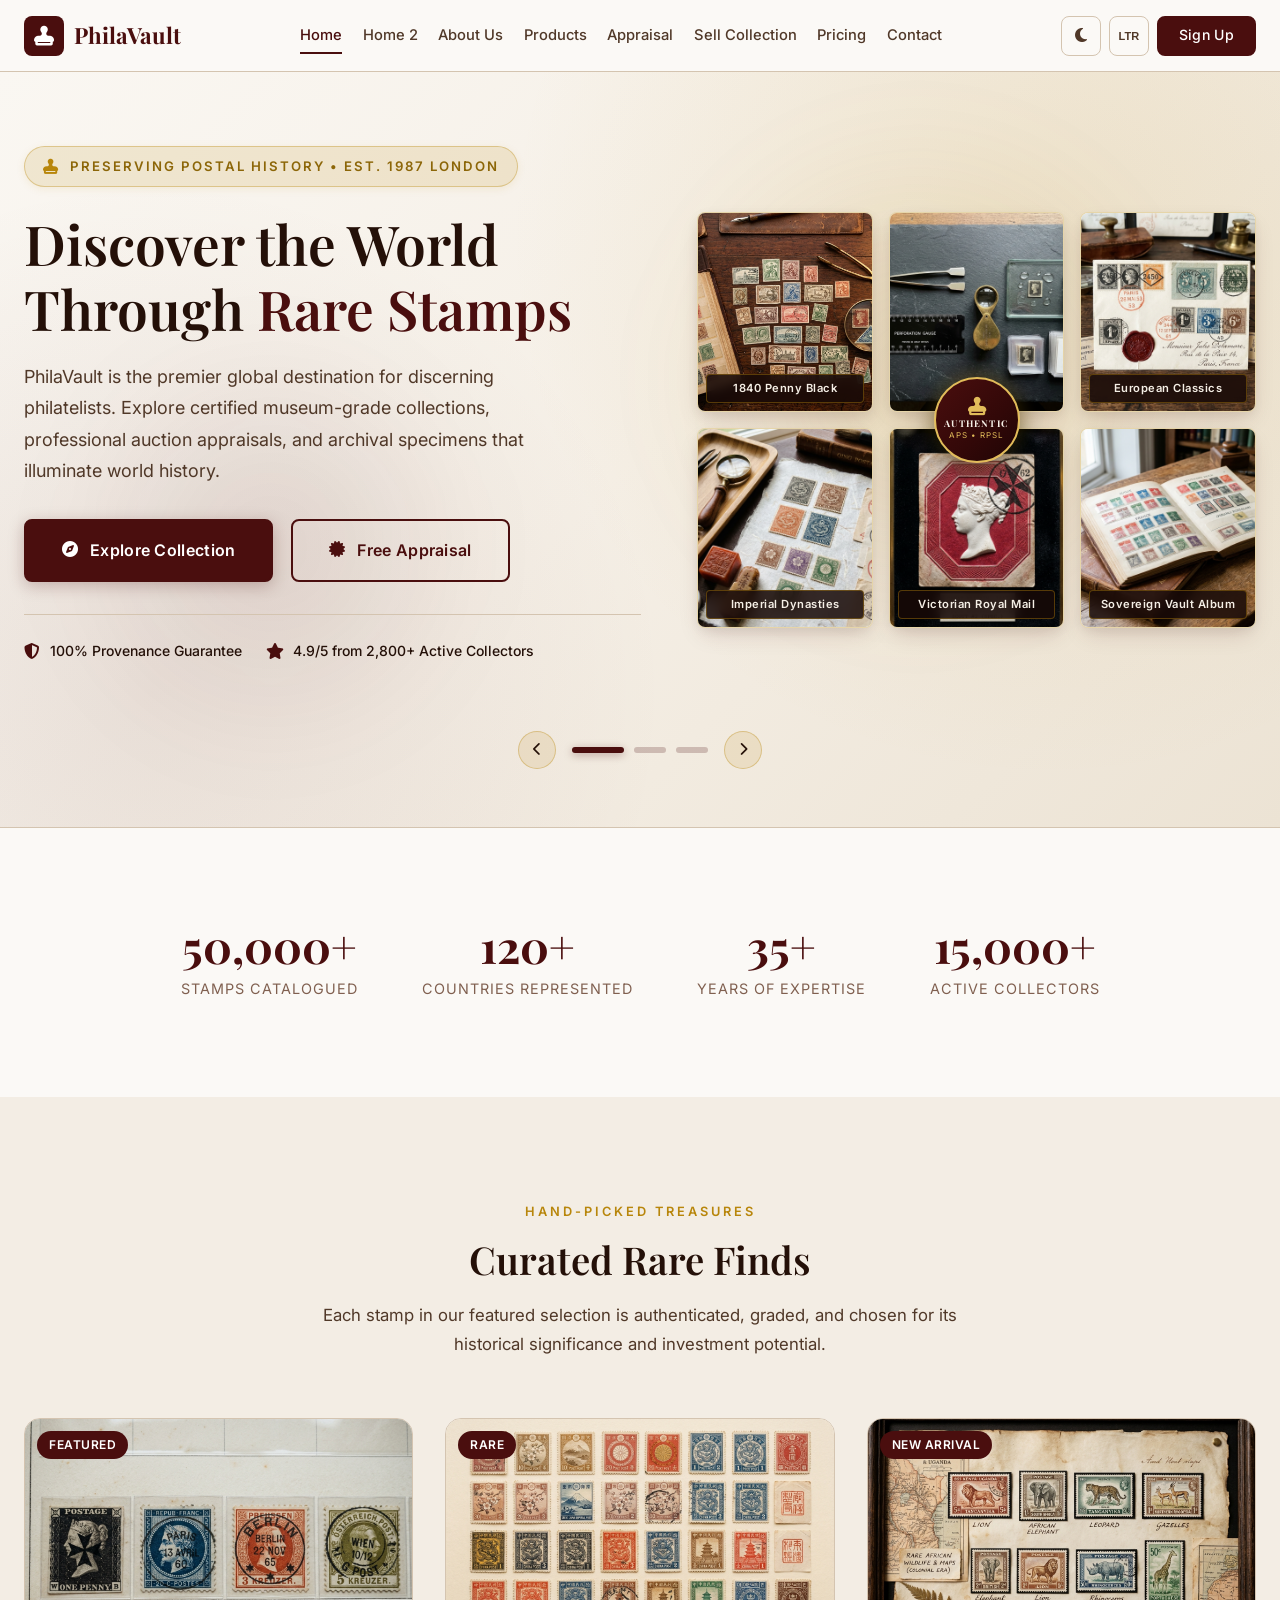
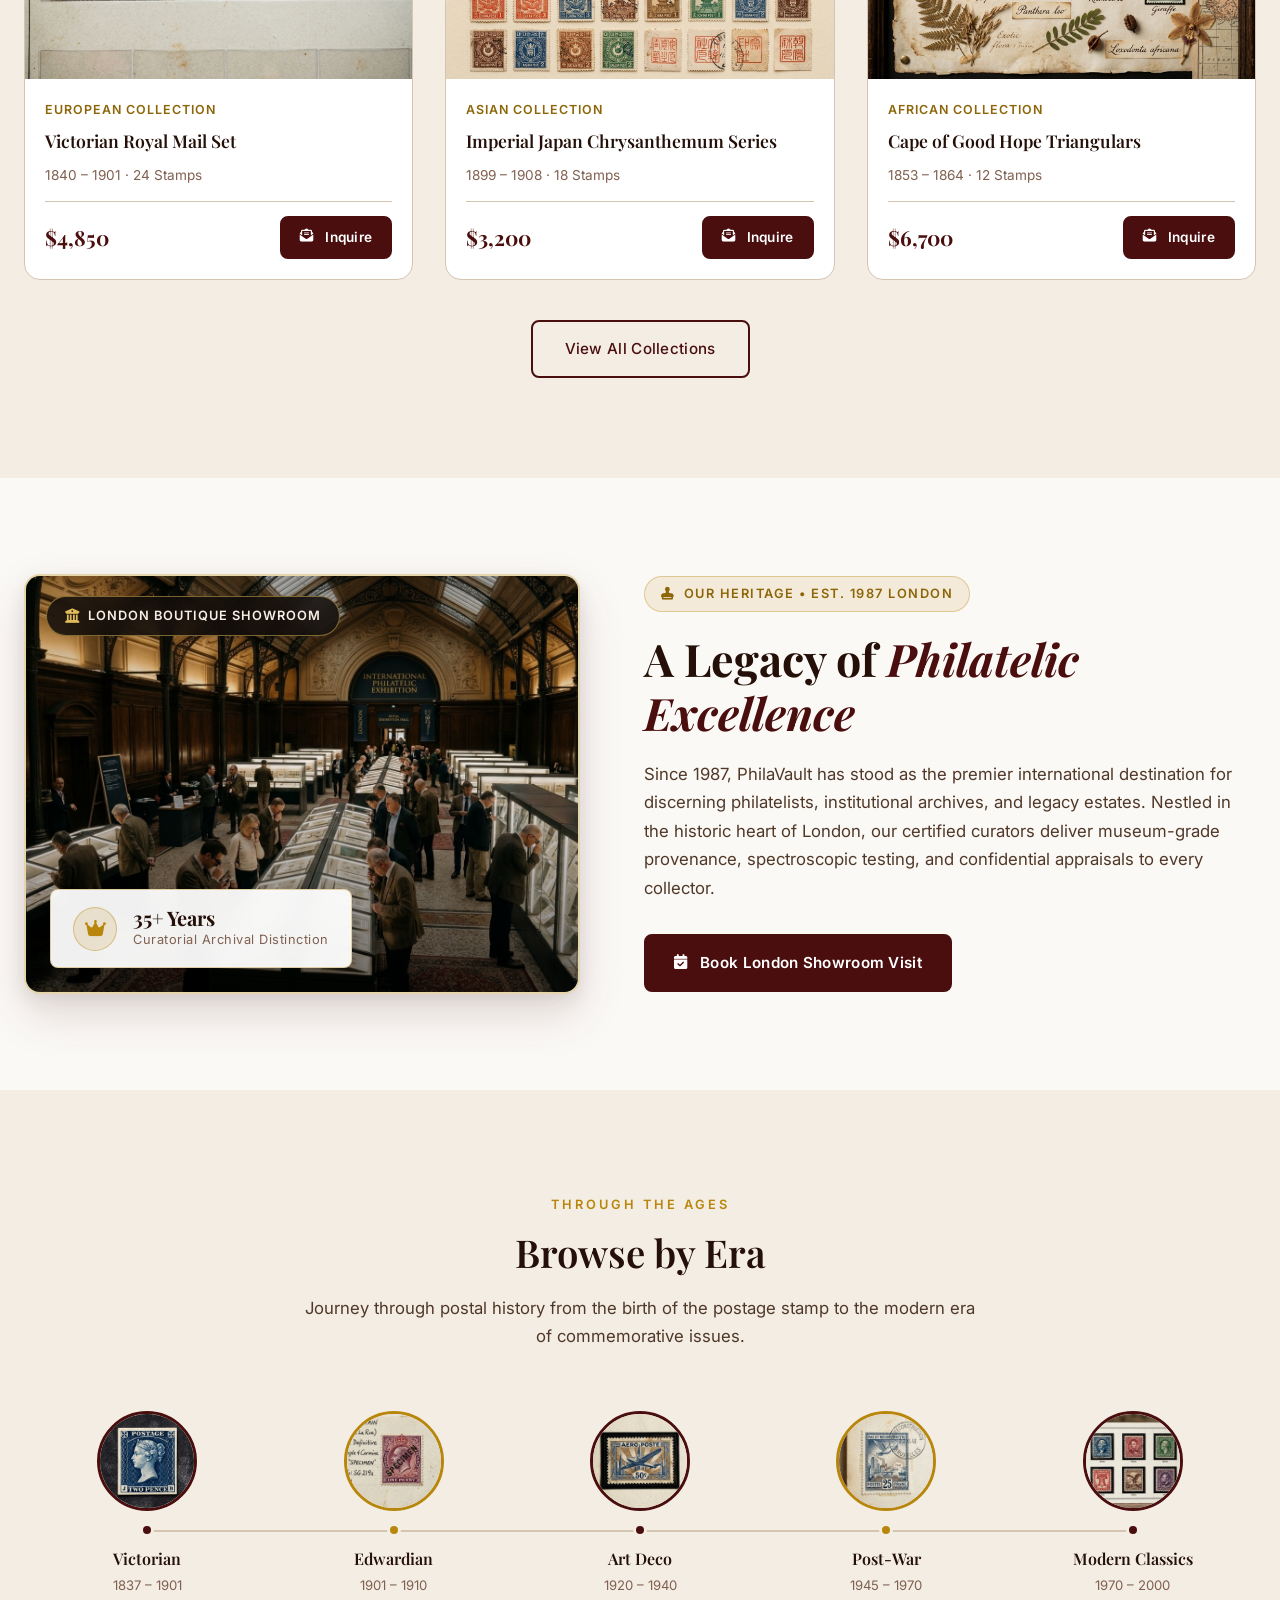
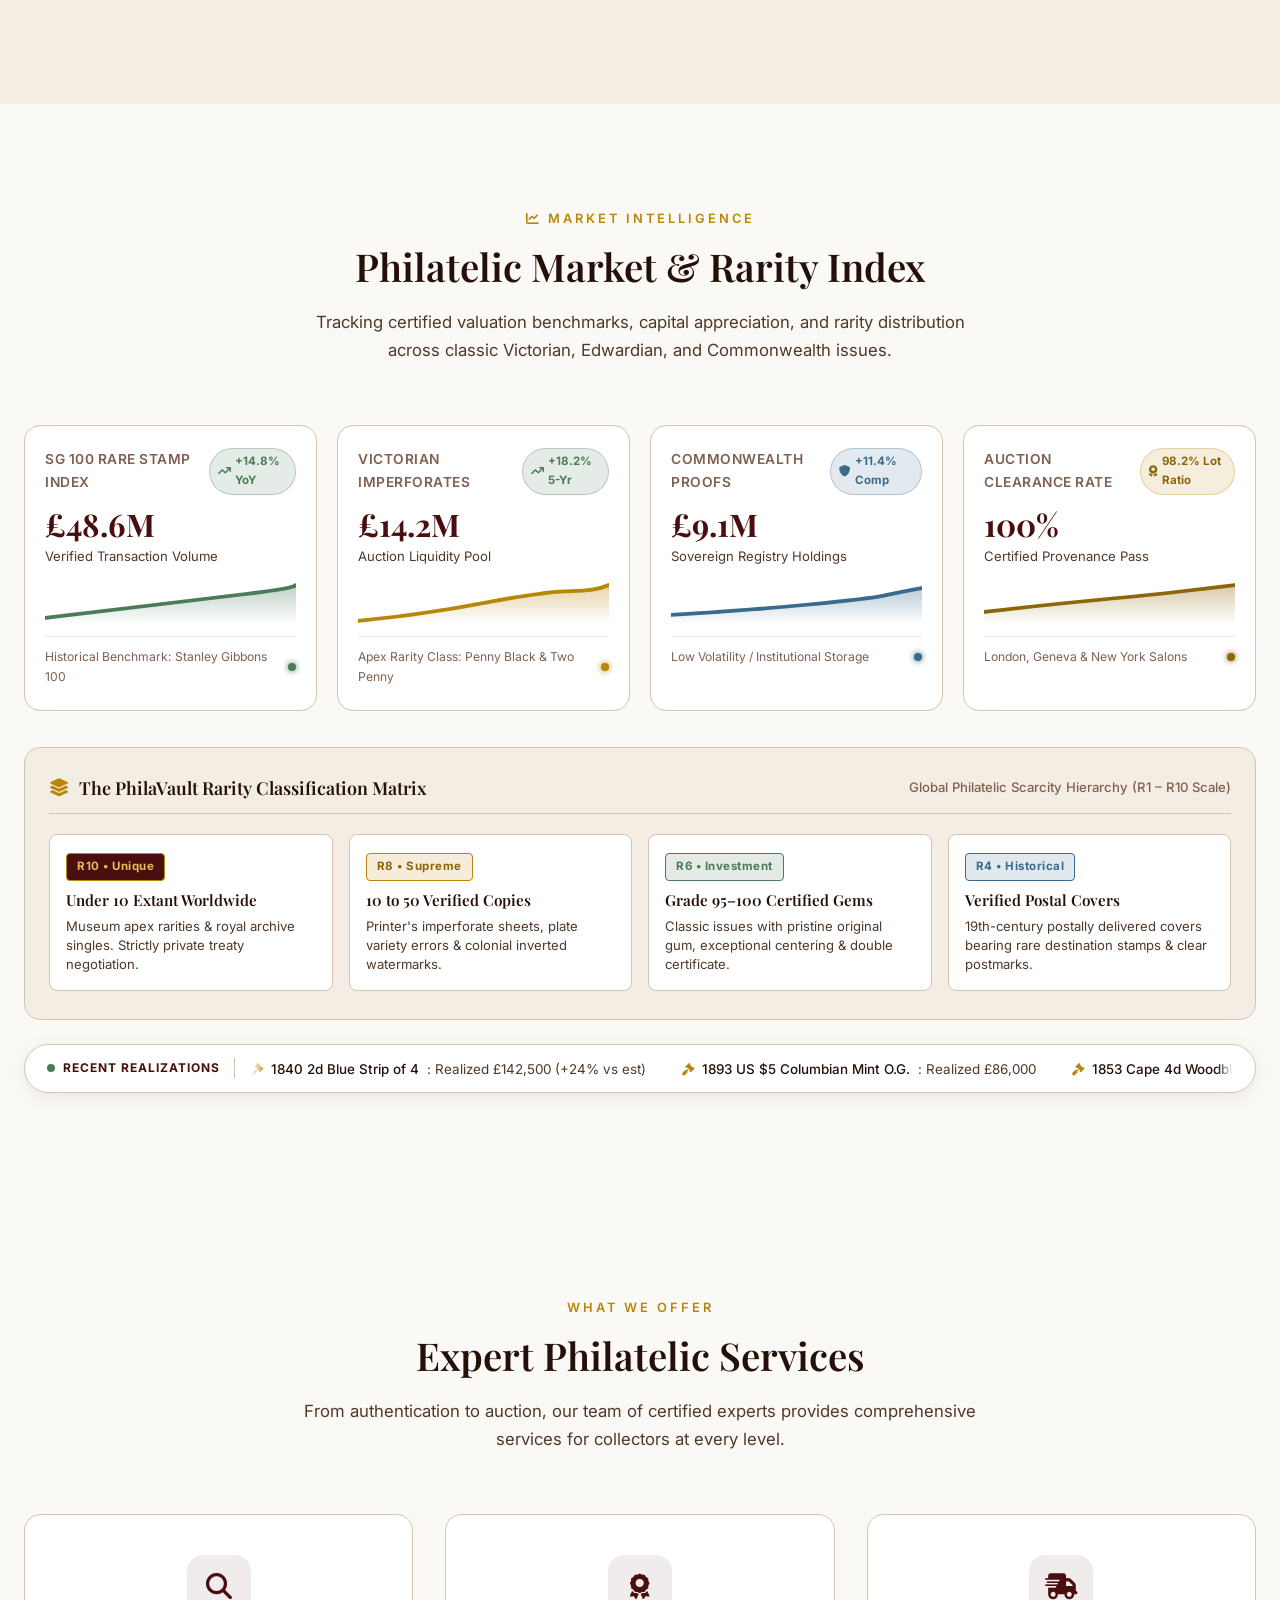
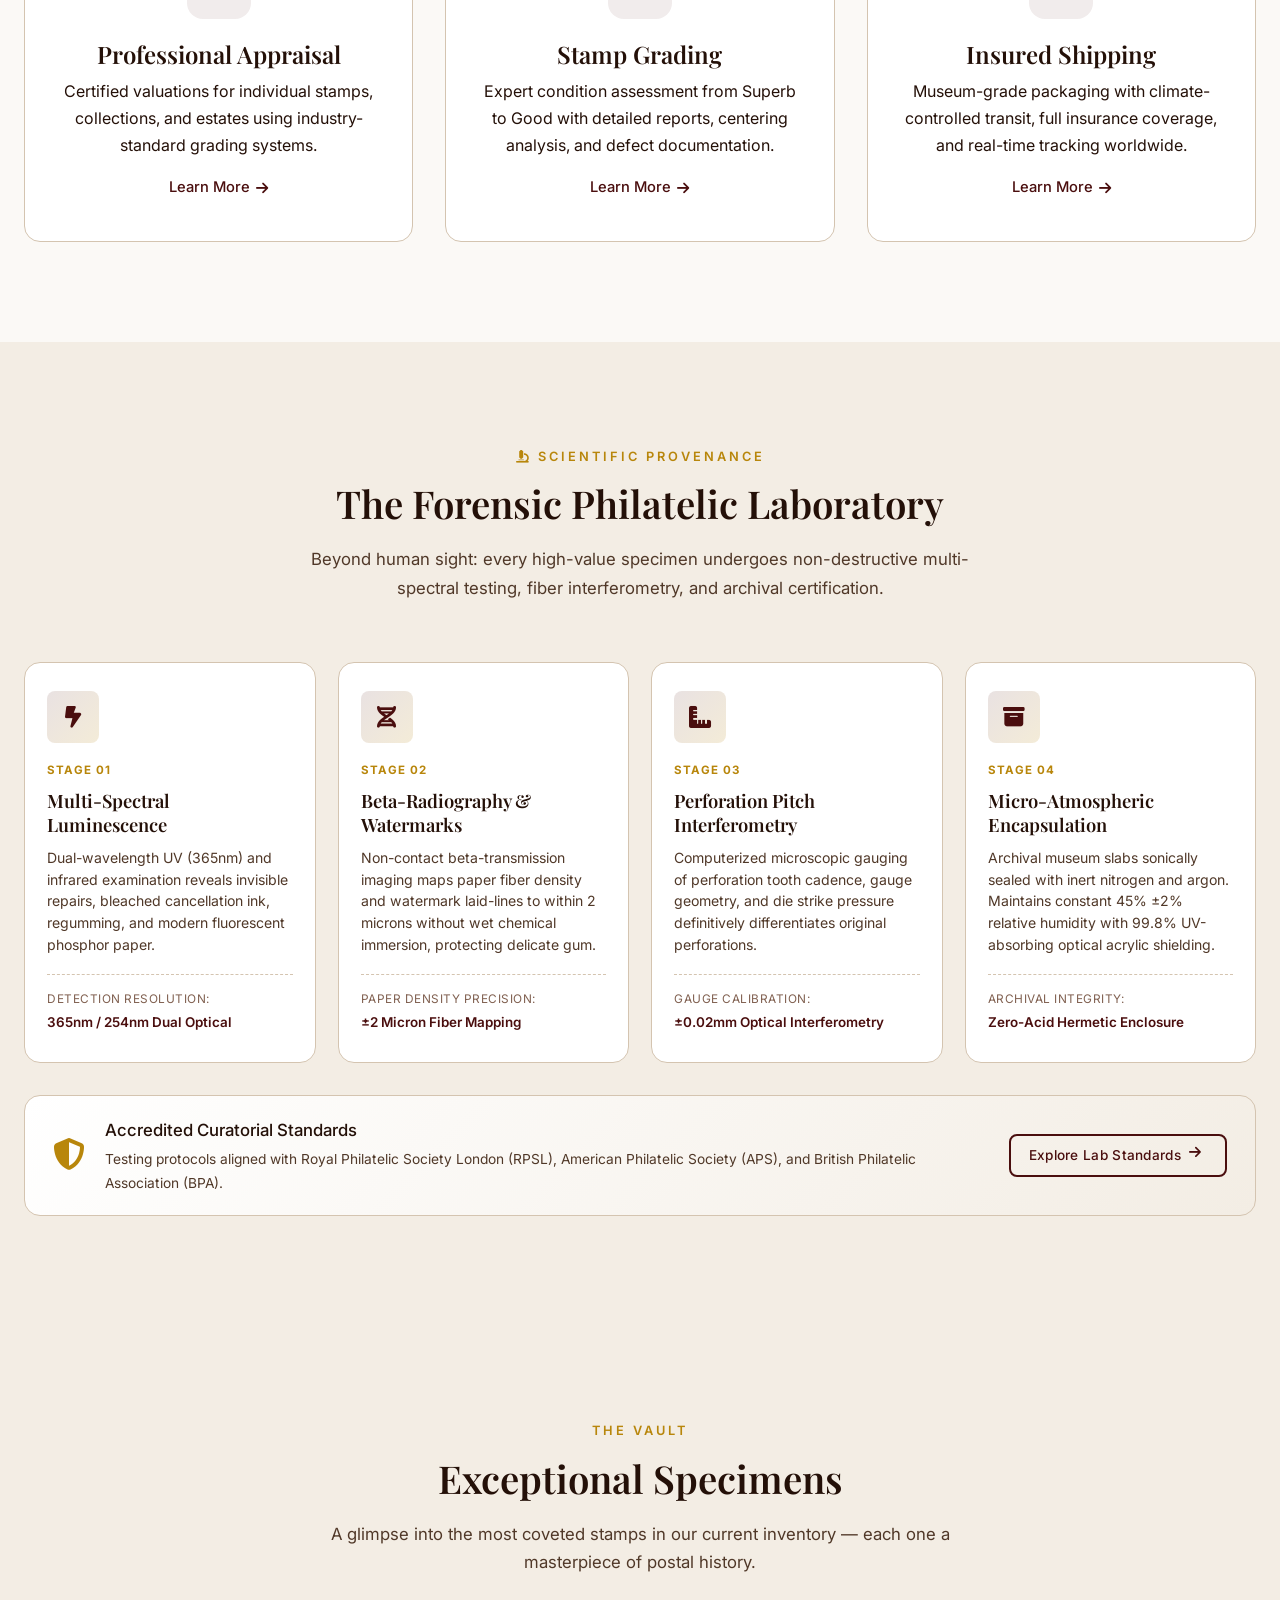
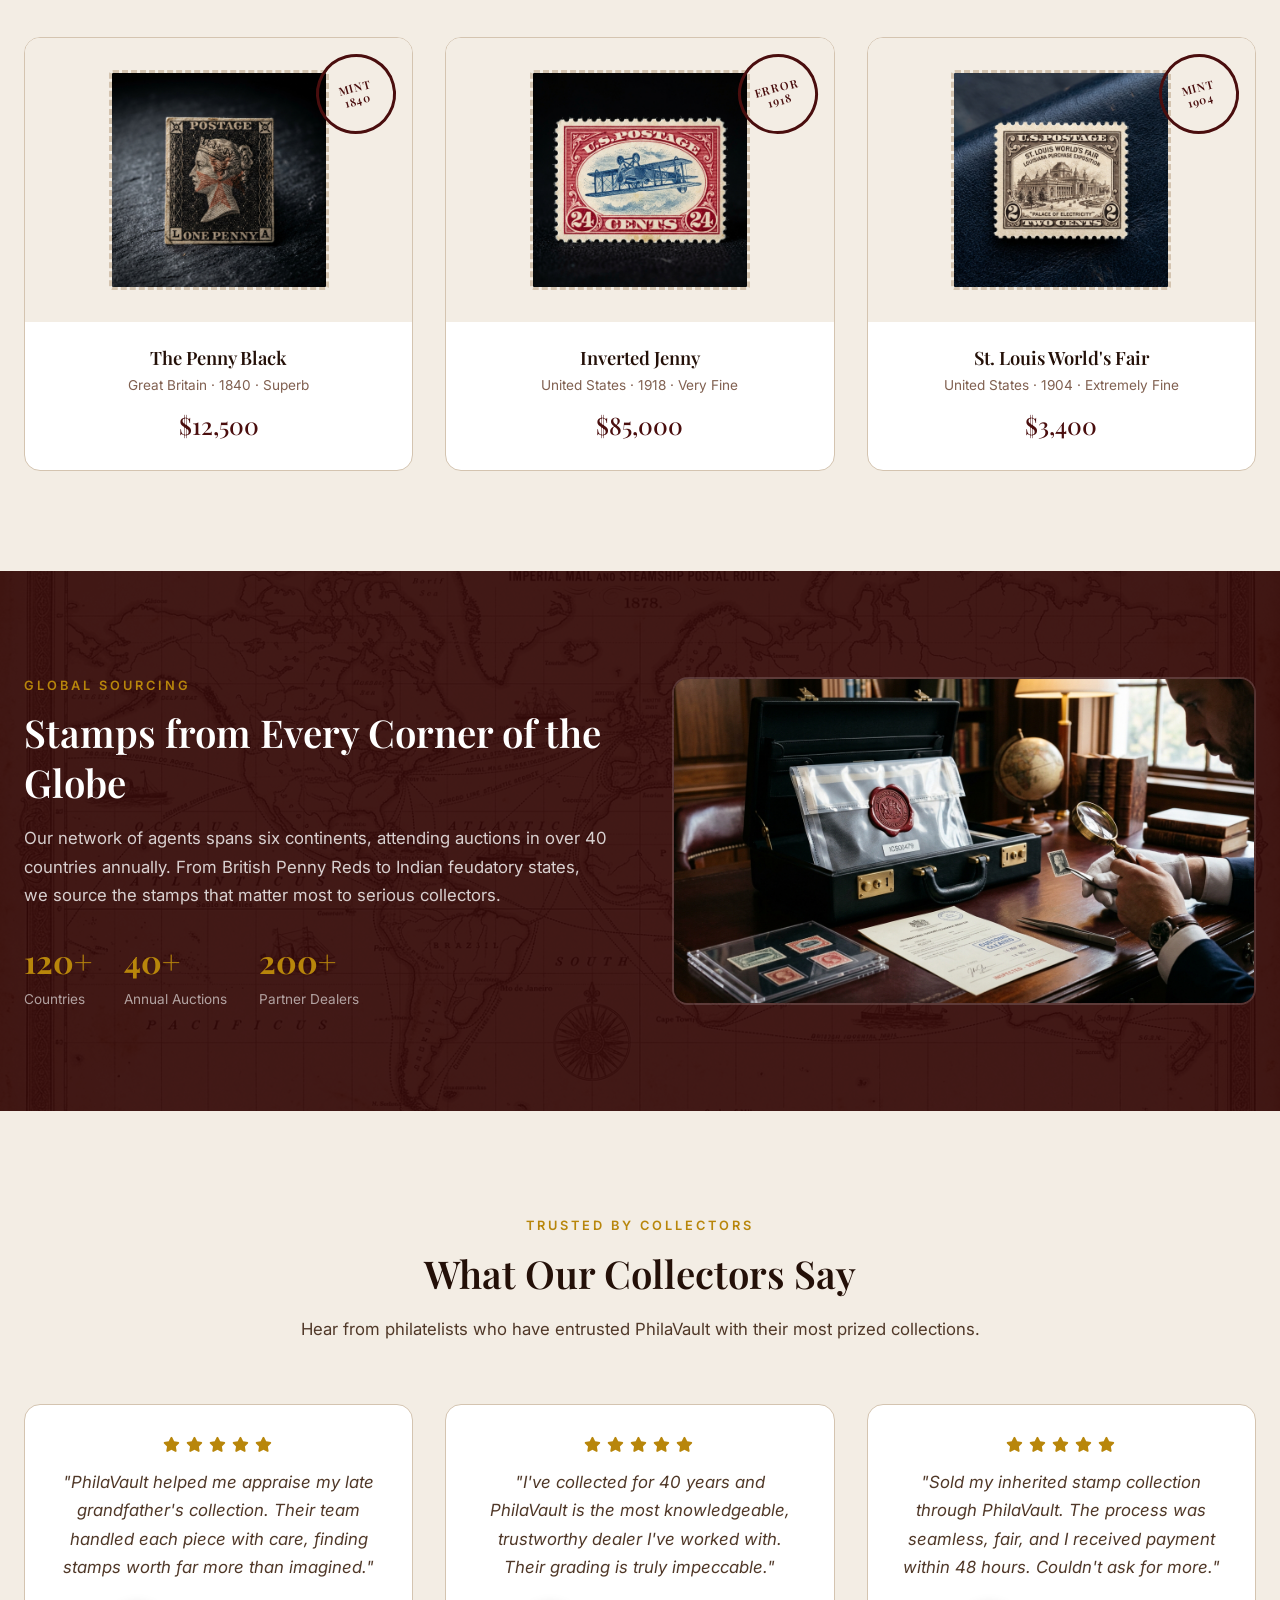
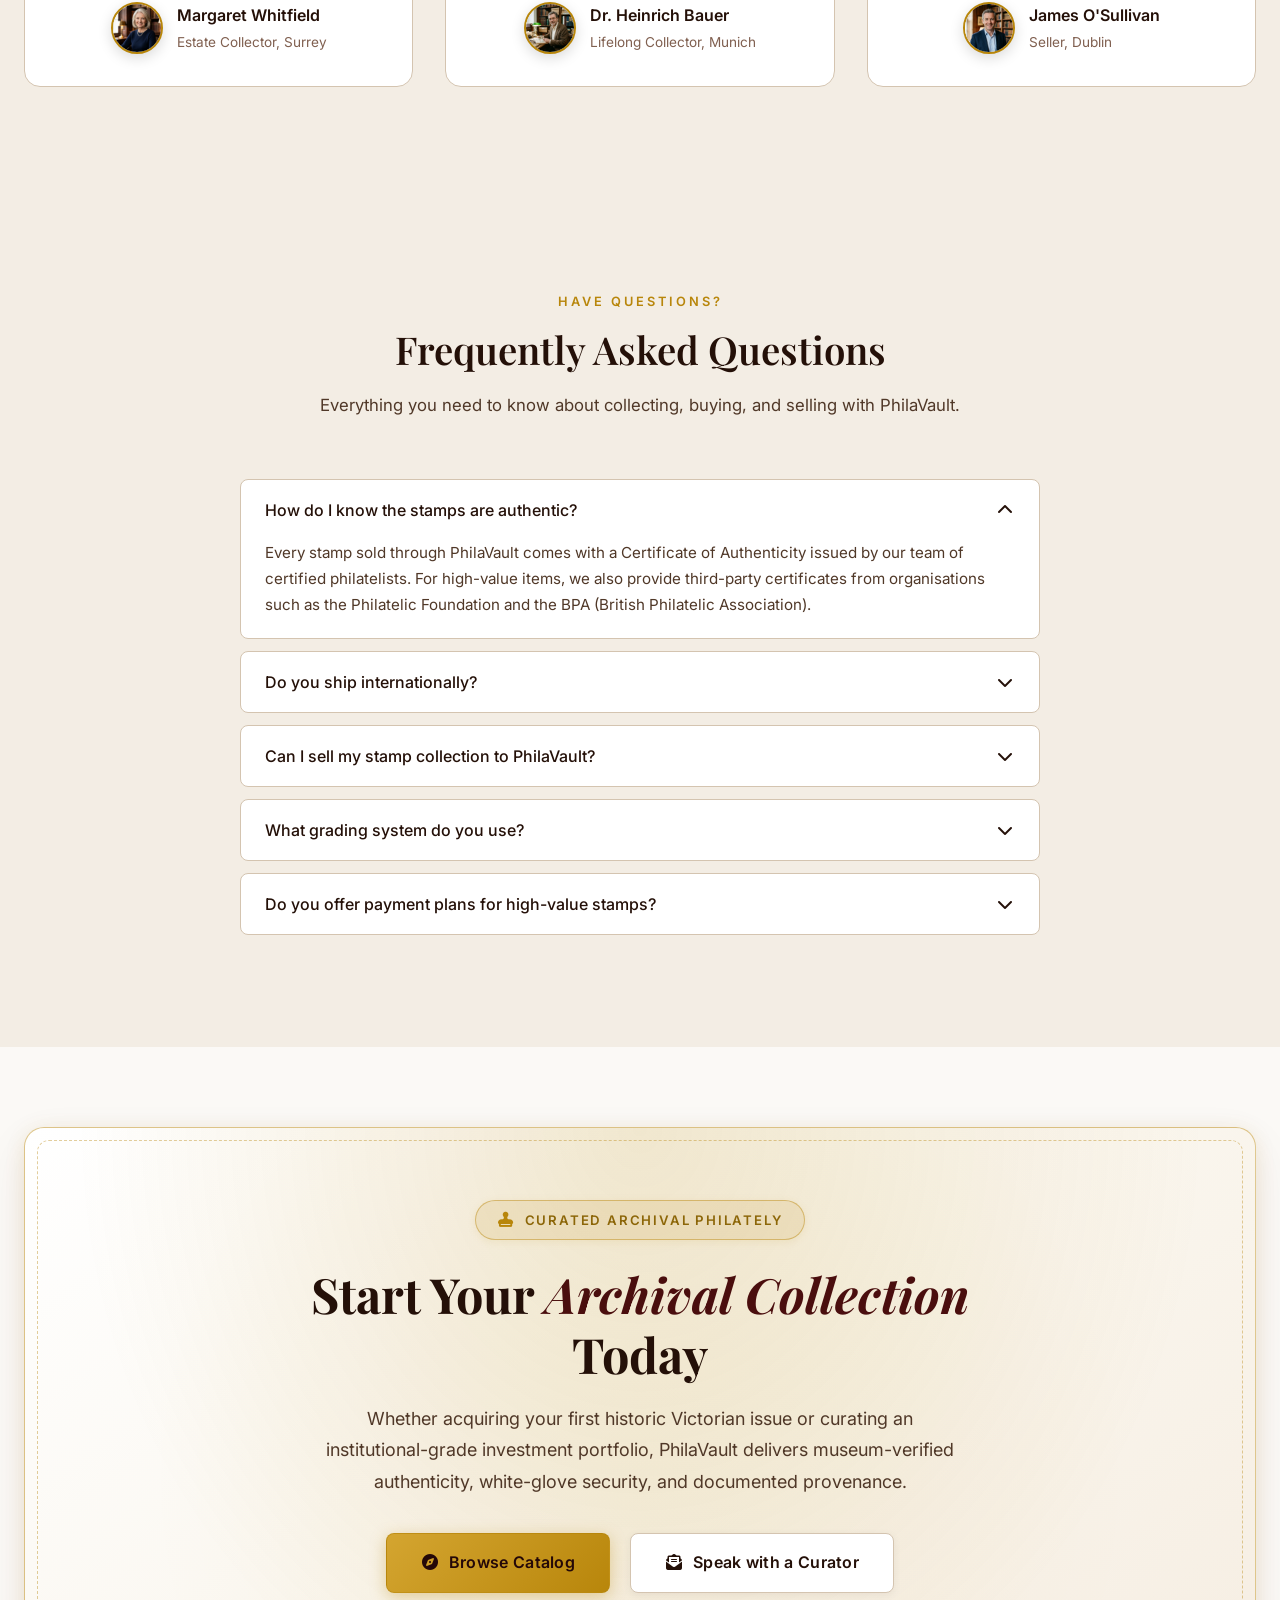
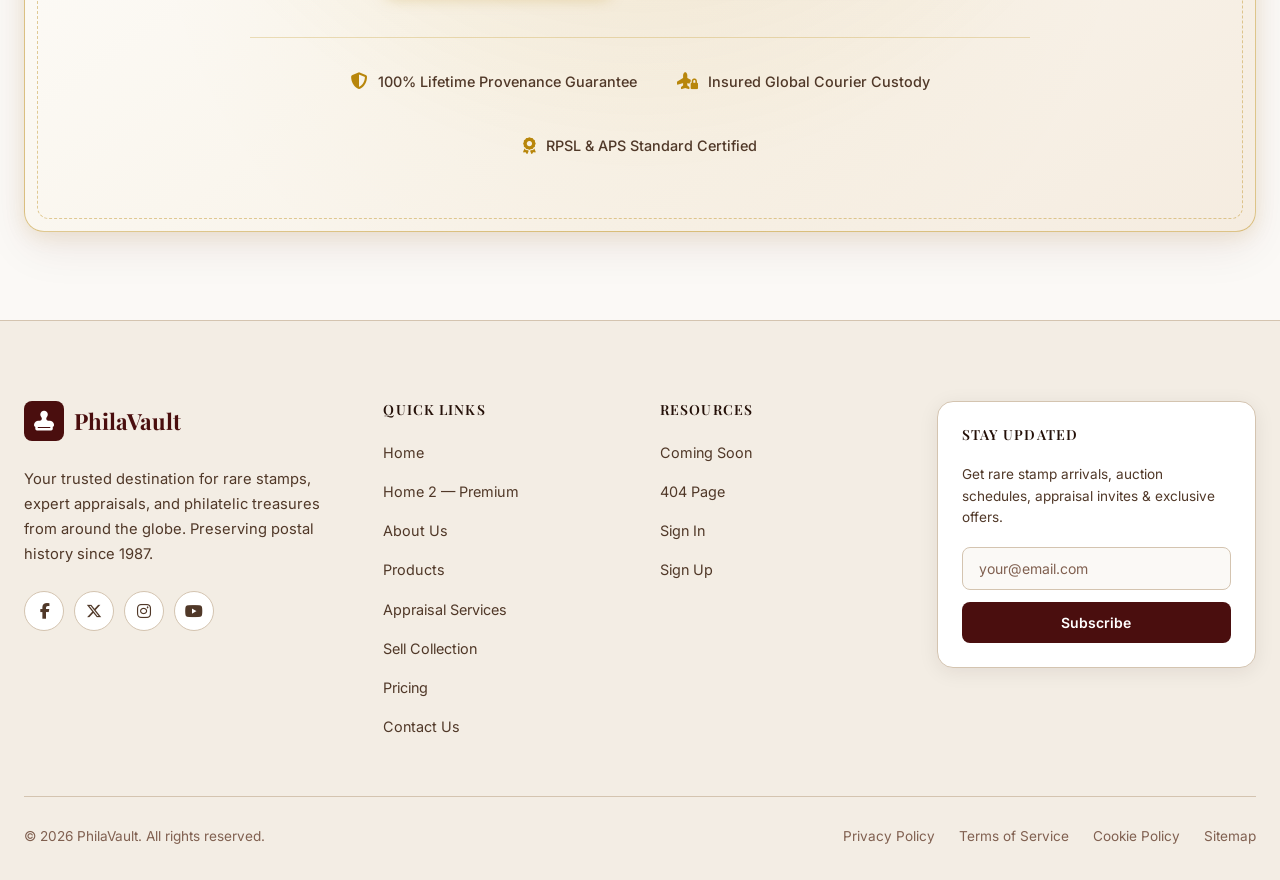
<file: index.html>
<!DOCTYPE html>
<html lang="en" dir="ltr">
<head>
  <meta charset="UTF-8">
  <meta name="viewport" content="width=device-width, initial-scale=1.0">
  <title>PhilaVault — Premium Stamp Collections & Philately Store</title>
  <link rel="preconnect" href="https://fonts.googleapis.com">
  <link rel="preconnect" href="https://fonts.gstatic.com" crossorigin>
  <link href="https://fonts.googleapis.com/css2?family=Inter:wght@400;500;600;700&family=Playfair+Display:ital,wght@0,400;0,500;0,600;0,700;1,400&display=swap" rel="stylesheet">
  <link rel="icon" type="image/svg+xml" href="favicon.svg">
  <link rel="stylesheet" href="https://cdnjs.cloudflare.com/ajax/libs/font-awesome/6.5.1/css/all.min.css">
  <link rel="stylesheet" href="assets/css/style.css">
</head>
<body>

  <!-- ==================== HERO (3-Slide Archival Carousel) ==================== -->
  <section class="hero hero-archive-section hero-slider-section" id="heroSliderSection" aria-label="Philatelic Gallery Showcase">
    
    <!-- Theme-Inspired Philatelic Atmosphere & Canvas -->
    <div class="hero-canvas-wrap" aria-hidden="true">
      <div class="hero-ambient-orb-1"></div>
      <div class="hero-ambient-orb-2"></div>
      <canvas id="heroPhilatelyCanvas" class="hero-philately-canvas"></canvas>
    </div>

    <div class="container" style="position:relative;z-index:2;width:100%;">
      <!-- Slides Wrapper -->
      <div class="hero-slides-wrapper" id="heroSlidesWrapper">

        <!-- ==================== SLIDE 1: Discovery & 3x2 Archival Specimen Mosaic ==================== -->
        <div class="hero-slide active" data-slide="0">
          <div class="hero-split-grid">
            <!-- Left Column: Editorial Narrative & Action CTAs -->
            <div class="hero-content">
              <div class="hero-prestige-badge">
                <i class="fa-solid fa-stamp"></i>
                <span>Preserving Postal History &bull; Est. 1987 London</span>
              </div>

              <h1 class="hero-title">
                Discover the World Through <span class="highlight">Rare Stamps</span>
              </h1>

              <p class="hero-description">
                PhilaVault is the premier global destination for discerning philatelists. Explore certified museum-grade collections, professional auction appraisals, and archival specimens that illuminate world history.
              </p>

              <div class="hero-actions">
                <a href="products.html" class="btn btn-primary btn-lg">
                  <i class="fa-solid fa-compass"></i>
                  <span>Explore Collection</span>
                </a>
                <a href="appraisal.html" class="btn btn-secondary btn-lg">
                  <i class="fa-solid fa-certificate"></i>
                  <span>Free Appraisal</span>
                </a>
              </div>

              <!-- Collector Trust Row -->
              <div class="hero-trust-bar">
                <div class="hero-trust-item">
                  <i class="fa-solid fa-shield-halved"></i>
                  <span>100% Provenance Guarantee</span>
                </div>
                <div class="hero-trust-item">
                  <i class="fa-solid fa-star"></i>
                  <span>4.9/5 from 2,800+ Active Collectors</span>
                </div>
              </div>
            </div>

            <!-- Right Column: 3x2 Archival Specimen Sheet Mosaic -->
            <div class="hero-visual">
              <div class="hero-specimen-collage">
                
                <!-- Tile 1 -->
                <div class="hero-specimen-tile">
                  <img src="assets/images/hero-stamps.jpg" alt="1840 Penny Black and Victorian rarities on antique desk" width="220" height="200">
                  <span class="hero-tile-tag">1840 Penny Black</span>
                </div>

                <!-- Tile 2 -->
                <div class="hero-specimen-tile">
                  <img src="assets/images/stamp-tools.jpg" alt="Master philatelist precision tweezers and magnifying loupe" width="220" height="200">
                </div>

                <!-- Tile 3 -->
                <div class="hero-specimen-tile">
                  <img src="assets/images/cat-european-classics.jpg" alt="Classical European imperial stamp issues" width="220" height="200">
                  <span class="hero-tile-tag">European Classics</span>
                </div>

                <!-- Tile 4 -->
                <div class="hero-specimen-tile">
                  <img src="assets/images/cat-asian-dynasties.jpg" alt="Asian dynastic imperial dragons and rare postmarks" width="220" height="200">
                  <span class="hero-tile-tag">Imperial Dynasties</span>
                </div>

                <!-- Tile 5 -->
                <div class="hero-specimen-tile">
                  <img src="assets/images/hero-victorian-embossed-postmark.jpg" alt="Rare Victorian stamp specimen with certified postmark" width="220" height="200">
                  <span class="hero-tile-tag">Victorian Royal Mail</span>
                </div>

                <!-- Tile 6 -->
                <div class="hero-specimen-tile">
                  <img src="assets/images/stamp-album.jpg" alt="Leather bound philatelic album with rare specimens" width="220" height="200">
                  <span class="hero-tile-tag">Sovereign Vault Album</span>
                </div>

                <!-- Center Floating Wax Seal Medallion -->
                <div class="hero-wax-seal" aria-hidden="true">
                  <i class="fa-solid fa-stamp"></i>
                  <span>AUTHENTIC</span>
                  <small>APS &bull; RPSL</small>
                </div>

              </div>
            </div>
          </div>
        </div>

        <!-- ==================== SLIDE 2: Royal British & Imperial Empire Mail ==================== -->
        <div class="hero-slide" data-slide="1">
          <div class="hero-split-grid">
            <!-- Left Column: Editorial Narrative & Action CTAs -->
            <div class="hero-content">
              <div class="hero-prestige-badge">
                <i class="fa-solid fa-crown"></i>
                <span>Victorian Classics &bull; RPSL Certified</span>
              </div>

              <h1 class="hero-title">
                Masterpieces of the <span class="highlight">Royal British Mail</span>
              </h1>

              <p class="hero-description">
                Trace the dawn of adhesive postage from the 1840 Penny Black to rare Victorian Queen's head imperforates and British Empire colonial provisional covers, each verified with documented pedigree.
              </p>

              <div class="hero-actions">
                <a href="products.html" class="btn btn-primary btn-lg">
                  <i class="fa-solid fa-gem"></i>
                  <span>Explore Royal Classics</span>
                </a>
                <a href="products.html" class="btn btn-secondary btn-lg">
                  <i class="fa-solid fa-award"></i>
                  <span>View Exhibition Sets</span>
                </a>
              </div>

              <!-- Collector Trust Row -->
              <div class="hero-trust-bar">
                <div class="hero-trust-item">
                  <i class="fa-solid fa-building-columns"></i>
                  <span>RPSL & APS Affiliated Standards</span>
                </div>
                <div class="hero-trust-item">
                  <i class="fa-solid fa-microscope"></i>
                  <span>Spectroscopic Paper & Ink Tested</span>
                </div>
              </div>
            </div>

            <!-- Right Column: 3x2 Archival Specimen Sheet Mosaic -->
            <div class="hero-visual">
              <div class="hero-specimen-collage">
                
                <!-- Tile 1 -->
                <div class="hero-specimen-tile">
                  <img src="assets/images/hero-royal-british-mail.jpg" alt="1840 Two Penny Blue and Penny Black exhibition set" width="220" height="200">
                  <span class="hero-tile-tag">1840 Two Penny Blue</span>
                </div>

                <!-- Tile 2 -->
                <div class="hero-specimen-tile">
                  <img src="assets/images/stamp-penny-reds.jpg" alt="1841 Victorian Penny Red imperforate plate specimen" width="220" height="200">
                </div>

                <!-- Tile 3 -->
                <div class="hero-specimen-tile">
                  <img src="assets/images/stamp-country-gb.jpg" alt="Great Britain Queen Victoria Jubilee issue" width="220" height="200">
                  <span class="hero-tile-tag">Queen Victoria Jubilee</span>
                </div>

                <!-- Tile 4 -->
                <div class="hero-specimen-tile">
                  <img src="assets/images/stamp-cape-triangles.jpg" alt="1853 Cape of Good Hope triangular classic issue" width="220" height="200">
                  <span class="hero-tile-tag">Cape Triangles 1853</span>
                </div>

                <!-- Tile 5 -->
                <div class="hero-specimen-tile">
                  <img src="assets/images/hero-empire-colonial-cover.jpg" alt="Rare British Empire colonial cover and imperforates" width="220" height="200">
                  <span class="hero-tile-tag">Empire Specimen Cover</span>
                </div>

                <!-- Tile 6 -->
                <div class="hero-specimen-tile">
                  <img src="assets/images/stamp-imperial-album-bundle.jpg" alt="British Empire royal archival stamp sheets" width="220" height="200">
                  <span class="hero-tile-tag">Royal Archive Sheets</span>
                </div>

                <!-- Center Floating Wax Seal Medallion -->
                <div class="hero-wax-seal" aria-hidden="true">
                  <i class="fa-solid fa-crown"></i>
                  <span>ROYAL MAIL</span>
                  <small>1840 &bull; RPSL</small>
                </div>

              </div>
            </div>
          </div>
        </div>

        <!-- ==================== SLIDE 3: White-Glove Consignment & Vault Appraisals ==================== -->
        <div class="hero-slide" data-slide="2">
          <div class="hero-split-grid">
            <!-- Left Column: Editorial Narrative & Action CTAs -->
            <div class="hero-content">
              <div class="hero-prestige-badge">
                <i class="fa-solid fa-scale-balanced"></i>
                <span>White-Glove Valuation &bull; Private Vault</span>
              </div>

              <h1 class="hero-title">
                Expert Appraisals & <span class="highlight">Vault Acquisitions</span>
              </h1>

              <p class="hero-description">
                Entrust your lifetime collection or family estate to certified senior philatelic curators. We deliver confidential grading, auction fair-market estimates, and discreet global private treaty placements.
              </p>

              <div class="hero-actions">
                <a href="appraisal.html" class="btn btn-primary btn-lg">
                  <i class="fa-solid fa-file-signature"></i>
                  <span>Request Free Valuation</span>
                </a>
                <a href="sell.html" class="btn btn-secondary btn-lg">
                  <i class="fa-solid fa-vault"></i>
                  <span>Consign Your Archive</span>
                </a>
              </div>

              <!-- Collector Trust Row -->
              <div class="hero-trust-bar">
                <div class="hero-trust-item">
                  <i class="fa-solid fa-lock"></i>
                  <span>Strict Confidentiality & Escrow</span>
                </div>
                <div class="hero-trust-item">
                  <i class="fa-solid fa-shield"></i>
                  <span>Lloyd's Insured Archival Custody</span>
                </div>
              </div>
            </div>

            <!-- Right Column: 3x2 Archival Specimen Sheet Mosaic -->
            <div class="hero-visual">
              <div class="hero-specimen-collage">
                
                <!-- Tile 1 -->
                <div class="hero-specimen-tile">
                  <img src="assets/images/stamp-curator-valuation.jpg" alt="Senior philatelist physical appraisal with precision loupe" width="220" height="200">
                  <span class="hero-tile-tag">Curator Valuation</span>
                </div>

                <!-- Tile 2 -->
                <div class="hero-specimen-tile">
                  <img src="assets/images/stamp-microscopic-grading.jpg" alt="High magnification forensic paper and ink grading" width="220" height="200">
                </div>

                <!-- Tile 3 -->
                <div class="hero-specimen-tile">
                  <img src="assets/images/stamp-private-appraisal.jpg" alt="Archival certificate and fair-market appraisal document" width="220" height="200">
                  <span class="hero-tile-tag">Certified Appraisal</span>
                </div>

                <!-- Tile 4 -->
                <div class="hero-specimen-tile">
                  <img src="assets/images/stamp-grading.jpg" alt="Museum grade archival encapsulation and grading slab" width="220" height="200">
                  <span class="hero-tile-tag">Grade 98 Superb Slab</span>
                </div>

                <!-- Tile 5 -->
                <div class="hero-specimen-tile">
                  <img src="assets/images/stamp-victorian-consign-sold.jpg" alt="Discreet vault auction consignment specimen" width="220" height="200">
                  <span class="hero-tile-tag">Private Treaty Escrow</span>
                </div>

                <!-- Tile 6 -->
                <div class="hero-specimen-tile">
                  <img src="assets/images/stamp-archival-preservation-capsule.jpg" alt="Archival temperature-controlled preservation capsule" width="220" height="200">
                  <span class="hero-tile-tag">Vault Custody Storage</span>
                </div>

                <!-- Center Floating Wax Seal Medallion -->
                <div class="hero-wax-seal" aria-hidden="true">
                  <i class="fa-solid fa-scale-balanced"></i>
                  <span>CERTIFIED</span>
                  <small>GRADE 98 &bull; VAULT</small>
                </div>

              </div>
            </div>
          </div>
        </div>

      </div>

      <!-- Slider Navigation: Dots & Arrow Controls -->
      <div class="hero-slider-nav-wrap">
        <button class="hero-slider-arrow hero-prev" id="heroPrevBtn" aria-label="Previous Slide">
          <i class="fa-solid fa-chevron-left"></i>
        </button>

        <div class="hero-slider-dots">
          <button class="hero-dot active" aria-label="Slide 1: Rare Stamps Discovery" data-index="0"></button>
          <button class="hero-dot" aria-label="Slide 2: Royal British Mail" data-index="1"></button>
          <button class="hero-dot" aria-label="Slide 3: White-Glove Valuation" data-index="2"></button>
        </div>

        <button class="hero-slider-arrow hero-next" id="heroNextBtn" aria-label="Next Slide">
          <i class="fa-solid fa-chevron-right"></i>
        </button>
      </div>

    </div>
  </section>

  <!-- ==================== STATS BAR ==================== -->
  <section class="section" style="padding:48px 0;">
    <div class="container">
      <div class="stats-bar fade-in">
        <div class="stat-item">
          <div class="stat-number" data-count="50000" data-suffix="+">0</div>
          <div class="stat-label">Stamps Catalogued</div>
        </div>
        <div class="stat-item">
          <div class="stat-number" data-count="120" data-suffix="+">0</div>
          <div class="stat-label">Countries Represented</div>
        </div>
        <div class="stat-item">
          <div class="stat-number" data-count="35" data-suffix="+">0</div>
          <div class="stat-label">Years of Expertise</div>
        </div>
        <div class="stat-item">
          <div class="stat-number" data-count="15000" data-suffix="+">0</div>
          <div class="stat-label">Active Collectors</div>
        </div>
      </div>
    </div>
  </section>

  <!-- ==================== FEATURED COLLECTIONS ==================== -->
  <section class="section section-alt">
    <div class="container">
      <div class="section-header fade-in">
        <span class="section-label">Hand-Picked Treasures</span>
        <h2>Curated Rare Finds</h2>
        <p>Each stamp in our featured selection is authenticated, graded, and chosen for its historical significance and investment potential.</p>
      </div>
      <div class="grid-3 fade-in">
        <div class="product-card">
          <div class="product-img-wrap">
            <img src="assets/images/stamp-collection-1.jpg" alt="Victorian European stamps" loading="lazy">
            <span class="product-badge">Featured</span>
          </div>
          <div class="product-info">
            <div class="product-category">European Collection</div>
            <div class="product-name">Victorian Royal Mail Set</div>
            <div class="product-era">1840 – 1901 · 24 Stamps</div>
            <div class="product-footer">
            <div class="product-price">$4,850</div>
            <a href="contact.html?inquiry=Victorian+Royal+Mail+Set" class="btn btn-primary btn-sm product-btn">
              <i class="fa-solid fa-envelope-open-text"></i> Inquire
            </a>
          </div>
          </div>
        </div>
        <div class="product-card">
          <div class="product-img-wrap">
            <img src="assets/images/stamp-collection-2.jpg" alt="Rare Asian stamps" loading="lazy">
            <span class="product-badge">Rare</span>
          </div>
          <div class="product-info">
            <div class="product-category">Asian Collection</div>
            <div class="product-name">Imperial Japan Chrysanthemum Series</div>
            <div class="product-era">1899 – 1908 · 18 Stamps</div>
            <div class="product-footer">
            <div class="product-price">$3,200</div>
            <a href="contact.html?inquiry=Imperial+Japan+Chrysanthemum+Series" class="btn btn-primary btn-sm product-btn">
              <i class="fa-solid fa-envelope-open-text"></i> Inquire
            </a>
          </div>
          </div>
        </div>
        <div class="product-card">
          <div class="product-img-wrap">
            <img src="assets/images/stamp-collection-3.jpg" alt="African wildlife stamps" loading="lazy">
            <span class="product-badge">New Arrival</span>
          </div>
          <div class="product-info">
            <div class="product-category">African Collection</div>
            <div class="product-name">Cape of Good Hope Triangulars</div>
            <div class="product-era">1853 – 1864 · 12 Stamps</div>
            <div class="product-footer">
            <div class="product-price">$6,700</div>
            <a href="contact.html?inquiry=Cape+of+Good+Hope+Triangulars" class="btn btn-primary btn-sm product-btn">
              <i class="fa-solid fa-envelope-open-text"></i> Inquire
            </a>
          </div>
          </div>
        </div>
      </div>
      <div style="text-align:center;margin-top:40px;" class="fade-in">
        <a href="products.html" class="btn btn-secondary">View All Collections</a>
      </div>
    </div>
  </section>

  <!-- ==================== OUR HERITAGE (Museum Boutique Showcase) ==================== -->
  <section class="heritage-showcase-section" id="heritageSection" aria-label="Our Heritage & Legacy">
    <div class="container">
      <div class="heritage-showcase-grid fade-in">
        
        <!-- Left Column: Archival Vitrine Frame with Showroom Photography -->
        <div class="heritage-vitrine-wrap">
          <div class="heritage-vitrine-frame">
            <img src="assets/images/stamp-about.jpg" alt="Inside the historic PhilaVault London philatelic showroom" width="600" height="480" class="heritage-vitrine-img">
            <div class="heritage-vitrine-glow" aria-hidden="true"></div>
            
            <!-- Top Floating Archival Stamp Pill -->
            <div class="heritage-floating-pill">
              <i class="fa-solid fa-building-columns"></i>
              <span>London Boutique Showroom</span>
            </div>

            <!-- Bottom Floating Experience Medallion -->
            <div class="heritage-experience-card">
              <div class="heritage-exp-icon">
                <i class="fa-solid fa-crown"></i>
              </div>
              <div class="heritage-exp-text">
                <div class="heritage-exp-num">35+ Years</div>
                <div class="heritage-exp-label">Curatorial Archival Distinction</div>
              </div>
            </div>
          </div>
        </div>

        <!-- Right Column: Editorial Narrative, 2x2 Credibility Badges & Actions -->
        <div class="heritage-editorial-wrap">
          <div class="heritage-prestige-tag">
            <i class="fa-solid fa-stamp"></i>
            <span>Our Heritage &bull; Est. 1987 London</span>
          </div>

          <h2 class="heritage-headline">
            A Legacy of <span class="highlight">Philatelic Excellence</span>
          </h2>

          <p class="heritage-lead-copy">
            Since 1987, PhilaVault has stood as the premier international destination for discerning philatelists, institutional archives, and legacy estates. Nestled in the historic heart of London, our certified curators deliver museum-grade provenance, spectroscopic testing, and confidential appraisals to every collector.
          </p>

          <!-- Action CTA -->
          <div class="heritage-cta-row">
            <a href="contact.html" class="btn btn-primary btn-lg">
              <i class="fa-solid fa-calendar-check"></i>
              <span>Book London Showroom Visit</span>
            </a>
          </div>

        </div>

      </div>
    </div>
  </section>

  <!-- ==================== BROWSE BY ERA (Timeline) ==================== -->
  <section class="section section-alt">
    <div class="container">
      <div class="section-header fade-in">
        <span class="section-label">Through the Ages</span>
        <h2>Browse by Era</h2>
        <p>Journey through postal history from the birth of the postage stamp to the modern era of commemorative issues.</p>
      </div>
      <div class="era-timeline-wrap fade-in">
        <div class="era-timeline-track">
          <!-- timeline line -->
          <div class="era-timeline-line"></div>

          <a href="products.html" class="era-timeline-item">
            <div class="era-timeline-img-wrap">
              <img src="assets/images/stamp-era-victorian-two-penny-blue.jpg" alt="Victorian Era" style="width:100%;height:100%;object-fit:cover;">
            </div>
            <div class="era-timeline-dot"></div>
            <h4 class="era-timeline-title">Victorian</h4>
            <p class="era-timeline-date">1837 – 1901</p>
          </a>

          <a href="products.html" class="era-timeline-item">
            <div class="era-timeline-img-wrap gold-border">
              <img src="assets/images/stamp-era-edwardian.jpg" alt="Edwardian Era" style="width:100%;height:100%;object-fit:cover;">
            </div>
            <div class="era-timeline-dot gold-dot"></div>
            <h4 class="era-timeline-title">Edwardian</h4>
            <p class="era-timeline-date">1901 – 1910</p>
          </a>

          <a href="products.html" class="era-timeline-item">
            <div class="era-timeline-img-wrap">
              <img src="assets/images/stamp-era-art-deco.jpg" alt="Art Deco Era" style="width:100%;height:100%;object-fit:cover;">
            </div>
            <div class="era-timeline-dot"></div>
            <h4 class="era-timeline-title">Art Deco</h4>
            <p class="era-timeline-date">1920 – 1940</p>
          </a>

          <a href="products.html" class="era-timeline-item">
            <div class="era-timeline-img-wrap gold-border">
              <img src="assets/images/stamp-era-post-war.jpg" alt="Post-War Era" style="width:100%;height:100%;object-fit:cover;">
            </div>
            <div class="era-timeline-dot gold-dot"></div>
            <h4 class="era-timeline-title">Post-War</h4>
            <p class="era-timeline-date">1945 – 1970</p>
          </a>

          <a href="products.html" class="era-timeline-item">
            <div class="era-timeline-img-wrap">
              <img src="assets/images/stamp-collection-4.jpg" alt="Modern Classics" style="width:100%;height:100%;object-fit:cover;">
            </div>
            <div class="era-timeline-dot"></div>
            <h4 class="era-timeline-title">Modern Classics</h4>
            <p class="era-timeline-date">1970 – 2000</p>
          </a>
        </div>
      </div>
    </div>
  </section>

  <!-- ==================== NEW SECTION 1: PHILATELIC MARKET & RARITY INDEX ==================== -->
  <section class="section market-index-section" id="marketIndexSection">
    <div class="container">
      <div class="section-header fade-in">
        <span class="section-label"><i class="fa-solid fa-chart-line"></i> Market Intelligence</span>
        <h2>Philatelic Market &amp; <span class="highlight">Rarity Index</span></h2>
        <p>Tracking certified valuation benchmarks, capital appreciation, and rarity distribution across classic Victorian, Edwardian, and Commonwealth issues.</p>
      </div>

      <!-- Market KPI Grid -->
      <div class="market-kpi-grid fade-in">
        <!-- KPI 1 -->
        <div class="market-kpi-card">
          <div class="kpi-header">
            <span class="kpi-title">SG 100 Rare Stamp Index</span>
            <span class="kpi-badge badge-bullish"><i class="fa-solid fa-arrow-trend-up"></i> +14.8% YoY</span>
          </div>
          <div class="kpi-body">
            <div class="kpi-value">£48.6M</div>
            <div class="kpi-meta">Verified Transaction Volume</div>
          </div>
          <div class="kpi-chart" aria-hidden="true">
            <svg viewBox="0 0 100 28" preserveAspectRatio="none">
              <defs>
                <linearGradient id="chartGrad1" x1="0" y1="0" x2="0" y2="1">
                  <stop offset="0%" stop-color="#4A7C59" stop-opacity="0.35"/>
                  <stop offset="100%" stop-color="#4A7C59" stop-opacity="0.0"/>
                </linearGradient>
              </defs>
              <path d="M0,24 Q20,20 40,16 T80,8 T100,2 L100,28 L0,28 Z" fill="url(#chartGrad1)"/>
              <path d="M0,24 Q20,20 40,16 T80,8 T100,2" fill="none" stroke="#4A7C59" stroke-width="2.5" stroke-linecap="round"/>
            </svg>
          </div>
          <div class="kpi-footer">
            <span>Historical Benchmark: Stanley Gibbons 100</span>
            <span class="kpi-status-dot green"></span>
          </div>
        </div>

        <!-- KPI 2 -->
        <div class="market-kpi-card">
          <div class="kpi-header">
            <span class="kpi-title">Victorian Imperforates</span>
            <span class="kpi-badge badge-bullish"><i class="fa-solid fa-arrow-trend-up"></i> +18.2% 5-Yr</span>
          </div>
          <div class="kpi-body">
            <div class="kpi-value">£14.2M</div>
            <div class="kpi-meta">Auction Liquidity Pool</div>
          </div>
          <div class="kpi-chart" aria-hidden="true">
            <svg viewBox="0 0 100 28" preserveAspectRatio="none">
              <defs>
                <linearGradient id="chartGrad2" x1="0" y1="0" x2="0" y2="1">
                  <stop offset="0%" stop-color="#B8860B" stop-opacity="0.35"/>
                  <stop offset="100%" stop-color="#B8860B" stop-opacity="0.0"/>
                </linearGradient>
              </defs>
              <path d="M0,26 Q25,22 50,14 T85,6 T100,2 L100,28 L0,28 Z" fill="url(#chartGrad2)"/>
              <path d="M0,26 Q25,22 50,14 T85,6 T100,2" fill="none" stroke="#B8860B" stroke-width="2.5" stroke-linecap="round"/>
            </svg>
          </div>
          <div class="kpi-footer">
            <span>Apex Rarity Class: Penny Black &amp; Two Penny</span>
            <span class="kpi-status-dot gold"></span>
          </div>
        </div>

        <!-- KPI 3 -->
        <div class="market-kpi-card">
          <div class="kpi-header">
            <span class="kpi-title">Commonwealth Proofs</span>
            <span class="kpi-badge badge-steady"><i class="fa-solid fa-shield"></i> +11.4% Comp</span>
          </div>
          <div class="kpi-body">
            <div class="kpi-value">£9.1M</div>
            <div class="kpi-meta">Sovereign Registry Holdings</div>
          </div>
          <div class="kpi-chart" aria-hidden="true">
            <svg viewBox="0 0 100 28" preserveAspectRatio="none">
              <defs>
                <linearGradient id="chartGrad3" x1="0" y1="0" x2="0" y2="1">
                  <stop offset="0%" stop-color="#3A6B8C" stop-opacity="0.35"/>
                  <stop offset="100%" stop-color="#3A6B8C" stop-opacity="0.0"/>
                </linearGradient>
              </defs>
              <path d="M0,22 Q30,19 55,15 T85,9 T100,4 L100,28 L0,28 Z" fill="url(#chartGrad3)"/>
              <path d="M0,22 Q30,19 55,15 T85,9 T100,4" fill="none" stroke="#3A6B8C" stroke-width="2.5" stroke-linecap="round"/>
            </svg>
          </div>
          <div class="kpi-footer">
            <span>Low Volatility / Institutional Storage</span>
            <span class="kpi-status-dot blue"></span>
          </div>
        </div>

        <!-- KPI 4 -->
        <div class="market-kpi-card">
          <div class="kpi-header">
            <span class="kpi-title">Auction Clearance Rate</span>
            <span class="kpi-badge badge-prime"><i class="fa-solid fa-award"></i> 98.2% Lot Ratio</span>
          </div>
          <div class="kpi-body">
            <div class="kpi-value">100%</div>
            <div class="kpi-meta">Certified Provenance Pass</div>
          </div>
          <div class="kpi-chart" aria-hidden="true">
            <svg viewBox="0 0 100 28" preserveAspectRatio="none">
              <defs>
                <linearGradient id="chartGrad4" x1="0" y1="0" x2="0" y2="1">
                  <stop offset="0%" stop-color="#8C6608" stop-opacity="0.35"/>
                  <stop offset="100%" stop-color="#8C6608" stop-opacity="0.0"/>
                </linearGradient>
              </defs>
              <path d="M0,20 Q20,16 45,12 T80,6 T100,2 L100,28 L0,28 Z" fill="url(#chartGrad4)"/>
              <path d="M0,20 Q20,16 45,12 T80,6 T100,2" fill="none" stroke="#8C6608" stroke-width="2.5" stroke-linecap="round"/>
            </svg>
          </div>
          <div class="kpi-footer">
            <span>London, Geneva &amp; New York Salons</span>
            <span class="kpi-status-dot purple"></span>
          </div>
        </div>
      </div>

      <!-- Rarity Matrix Strip -->
      <div class="rarity-matrix-wrap fade-in">
        <div class="rarity-matrix-header">
          <h3 class="rarity-matrix-title">
            <i class="fa-solid fa-layer-group"></i>
            <span>The PhilaVault Rarity Classification Matrix</span>
          </h3>
          <span class="rarity-matrix-sub">Global Philatelic Scarcity Hierarchy (R1 – R10 Scale)</span>
        </div>
        <div class="rarity-tiers-grid">
          <div class="rarity-tier-item">
            <div class="tier-pill tier-r10">R10 • Unique</div>
            <h4>Under 10 Extant Worldwide</h4>
            <p>Museum apex rarities &amp; royal archive singles. Strictly private treaty negotiation.</p>
          </div>
          <div class="rarity-tier-item">
            <div class="tier-pill tier-r8">R8 • Supreme</div>
            <h4>10 to 50 Verified Copies</h4>
            <p>Printer's imperforate sheets, plate variety errors &amp; colonial inverted watermarks.</p>
          </div>
          <div class="rarity-tier-item">
            <div class="tier-pill tier-r6">R6 • Investment</div>
            <h4>Grade 95–100 Certified Gems</h4>
            <p>Classic issues with pristine original gum, exceptional centering &amp; double certificate.</p>
          </div>
          <div class="rarity-tier-item">
            <div class="tier-pill tier-r4">R4 • Historical</div>
            <h4>Verified Postal Covers</h4>
            <p>19th-century postally delivered covers bearing rare destination stamps &amp; clear postmarks.</p>
          </div>
        </div>
      </div>

      <!-- Real-Time Auction Records Ticker Bar -->
      <div class="market-ticker-bar fade-in">
        <div class="ticker-label">
          <span class="ticker-pulse"></span>
          <span>RECENT REALIZATIONS</span>
        </div>
        <div class="ticker-track">
          <div class="ticker-content">
            <div class="ticker-item"><i class="fa-solid fa-gavel"></i> <strong>1840 2d Blue Strip of 4</strong>: Realized £142,500 (+24% vs est)</div>
            <div class="ticker-item"><i class="fa-solid fa-gavel"></i> <strong>1893 US $5 Columbian Mint O.G.</strong>: Realized £86,000</div>
            <div class="ticker-item"><i class="fa-solid fa-gavel"></i> <strong>1853 Cape 4d Woodblock</strong>: Realized £38,200</div>
            <div class="ticker-item"><i class="fa-solid fa-gavel"></i> <strong>1913 Kangaroo &amp; Map 10s</strong>: Realized £29,800</div>
            <!-- Looped items for seamless infinite marquee -->
            <div class="ticker-item" aria-hidden="true"><i class="fa-solid fa-gavel"></i> <strong>1840 2d Blue Strip of 4</strong>: Realized £142,500 (+24% vs est)</div>
            <div class="ticker-item" aria-hidden="true"><i class="fa-solid fa-gavel"></i> <strong>1893 US $5 Columbian Mint O.G.</strong>: Realized £86,000</div>
            <div class="ticker-item" aria-hidden="true"><i class="fa-solid fa-gavel"></i> <strong>1853 Cape 4d Woodblock</strong>: Realized £38,200</div>
            <div class="ticker-item" aria-hidden="true"><i class="fa-solid fa-gavel"></i> <strong>1913 Kangaroo &amp; Map 10s</strong>: Realized £29,800</div>
          </div>
        </div>
      </div>
    </div>
  </section>

  <!-- ==================== SERVICES OVERVIEW ==================== -->
  <section class="section">
    <div class="container">
      <div class="section-header fade-in">
        <span class="section-label">What We Offer</span>
        <h2>Expert Philatelic Services</h2>
        <p>From authentication to auction, our team of certified experts provides comprehensive services for collectors at every level.</p>
      </div>
      <div class="grid-3 fade-in">
        <!-- Appraisal -->
        <div class="card" style="text-align:center;padding:40px 32px;">
          <div style="width:64px;height:64px;border-radius:var(--border-radius-lg);background:rgba(var(--primary-rgb),0.08);display:flex;align-items:center;justify-content:center;margin:0 auto 20px;">
            <i class="fa-solid fa-magnifying-glass" style="font-size:26px;color:var(--primary);"></i>
          </div>
          <h3>Professional Appraisal</h3>
          <p style="margin-top:8px;">Certified valuations for individual stamps, collections, and estates using industry-standard grading systems.</p>
          <a href="appraisal.html" style="color:var(--primary);font-weight:500;font-size:0.92rem;display:inline-flex;align-items:center;gap:6px;margin-top:16px;">
            Learn More
            <i class="fa-solid fa-arrow-right" style="font-size:14px;"></i>
          </a>
        </div>
        <!-- Grading -->
        <div class="card" style="text-align:center;padding:40px 32px;">
          <div style="width:64px;height:64px;border-radius:var(--border-radius-lg);background:rgba(var(--primary-rgb),0.08);display:flex;align-items:center;justify-content:center;margin:0 auto 20px;">
            <i class="fa-solid fa-award" style="font-size:26px;color:var(--primary);"></i>
          </div>
          <h3>Stamp Grading</h3>
          <p style="margin-top:8px;">Expert condition assessment from Superb to Good with detailed reports, centering analysis, and defect documentation.</p>
          <a href="appraisal.html" style="color:var(--primary);font-weight:500;font-size:0.92rem;display:inline-flex;align-items:center;gap:6px;margin-top:16px;">
            Learn More
            <i class="fa-solid fa-arrow-right" style="font-size:14px;"></i>
          </a>
        </div>
        <!-- Shipping -->
        <div class="card" style="text-align:center;padding:40px 32px;">
          <div style="width:64px;height:64px;border-radius:var(--border-radius-lg);background:rgba(var(--primary-rgb),0.08);display:flex;align-items:center;justify-content:center;margin:0 auto 20px;">
            <i class="fa-solid fa-truck-fast" style="font-size:26px;color:var(--primary);"></i>
          </div>
          <h3>Insured Shipping</h3>
          <p style="margin-top:8px;">Museum-grade packaging with climate-controlled transit, full insurance coverage, and real-time tracking worldwide.</p>
          <a href="contact.html" style="color:var(--primary);font-weight:500;font-size:0.92rem;display:inline-flex;align-items:center;gap:6px;margin-top:16px;">
            Learn More
            <i class="fa-solid fa-arrow-right" style="font-size:14px;"></i>
          </a>
        </div>
      </div>
    </div>
  </section>

  <!-- ==================== NEW SECTION 2: FORENSIC AUTHENTICATION & ARCHIVAL LABORATORY ==================== -->
  <section class="section section-alt forensic-lab-section" id="forensicLabSection">
    <div class="container">
      <div class="section-header fade-in">
        <span class="section-label"><i class="fa-solid fa-microscope"></i> Scientific Provenance</span>
        <h2>The Forensic <span class="highlight">Philatelic Laboratory</span></h2>
        <p>Beyond human sight: every high-value specimen undergoes non-destructive multi-spectral testing, fiber interferometry, and archival certification.</p>
      </div>

      <div class="forensic-grid fade-in">
        <!-- Pillar 1 -->
        <div class="forensic-card">
          <div class="forensic-icon">
            <i class="fa-solid fa-bolt-lightning"></i>
          </div>
          <div class="forensic-badge">Stage 01</div>
          <h3 class="forensic-title">Multi-Spectral Luminescence</h3>
          <p class="forensic-desc">
            Dual-wavelength UV (365nm) and infrared examination reveals invisible repairs, bleached cancellation ink, regumming, and modern fluorescent phosphor paper.
          </p>
          <div class="forensic-metric">
            <span class="metric-label">Detection Resolution:</span>
            <span class="metric-val">365nm / 254nm Dual Optical</span>
          </div>
        </div>

        <!-- Pillar 2 -->
        <div class="forensic-card">
          <div class="forensic-icon">
            <i class="fa-solid fa-dna"></i>
          </div>
          <div class="forensic-badge">Stage 02</div>
          <h3 class="forensic-title">Beta-Radiography &amp; Watermarks</h3>
          <p class="forensic-desc">
            Non-contact beta-transmission imaging maps paper fiber density and watermark laid-lines to within 2 microns without wet chemical immersion, protecting delicate gum.
          </p>
          <div class="forensic-metric">
            <span class="metric-label">Paper Density Precision:</span>
            <span class="metric-val">±2 Micron Fiber Mapping</span>
          </div>
        </div>

        <!-- Pillar 3 -->
        <div class="forensic-card">
          <div class="forensic-icon">
            <i class="fa-solid fa-ruler-combined"></i>
          </div>
          <div class="forensic-badge">Stage 03</div>
          <h3 class="forensic-title">Perforation Pitch Interferometry</h3>
          <p class="forensic-desc">
            Computerized microscopic gauging of perforation tooth cadence, gauge geometry, and die strike pressure definitively differentiates original perforations.
          </p>
          <div class="forensic-metric">
            <span class="metric-label">Gauge Calibration:</span>
            <span class="metric-val">±0.02mm Optical Interferometry</span>
          </div>
        </div>

        <!-- Pillar 4 -->
        <div class="forensic-card">
          <div class="forensic-icon">
            <i class="fa-solid fa-box-archive"></i>
          </div>
          <div class="forensic-badge">Stage 04</div>
          <h3 class="forensic-title">Micro-Atmospheric Encapsulation</h3>
          <p class="forensic-desc">
            Archival museum slabs sonically sealed with inert nitrogen and argon. Maintains constant 45% ±2% relative humidity with 99.8% UV-absorbing optical acrylic shielding.
          </p>
          <div class="forensic-metric">
            <span class="metric-label">Archival Integrity:</span>
            <span class="metric-val">Zero-Acid Hermetic Enclosure</span>
          </div>
        </div>
      </div>

      <!-- Laboratory Accreditation Ribbon -->
      <div class="forensic-ribbon fade-in">
        <div class="ribbon-icon">
          <i class="fa-solid fa-shield-halved"></i>
        </div>
        <div class="ribbon-text">
          <strong>Accredited Curatorial Standards</strong>
          <span>Testing protocols aligned with Royal Philatelic Society London (RPSL), American Philatelic Society (APS), and British Philatelic Association (BPA).</span>
        </div>
        <a href="appraisal.html" class="btn btn-secondary btn-sm ribbon-btn">
          <span>Explore Lab Standards</span>
          <i class="fa-solid fa-arrow-right"></i>
        </a>
      </div>
    </div>
  </section>

  <!-- ==================== RARE HIGHLIGHTS ==================== -->
  <section class="section section-alt">
    <div class="container">
      <div class="section-header fade-in">
        <span class="section-label">The Vault</span>
        <h2>Exceptional Specimens</h2>
        <p>A glimpse into the most coveted stamps in our current inventory — each one a masterpiece of postal history.</p>
      </div>
      <div class="grid-3 fade-in">
        <!-- Rare 1 -->
        <div style="background:var(--card-bg);border:1px solid var(--border-color);border-radius:var(--border-radius-lg);overflow:hidden;position:relative;transition:var(--transition);">
          <div style="position:relative;padding:32px;background:var(--bg-secondary);text-align:center;">
            <div style="position:absolute;top:16px;right:16px;" class="postmark-badge">MINT<br>1840</div>
            <img src="assets/images/stamp-rare-1.jpg" alt="Penny Black" style="max-height:220px;margin:0 auto;border-radius:4px;border:3px dashed var(--border-color);" loading="lazy">
          </div>
          <div style="padding:24px;text-align:center;">
            <h3 style="font-size:1.15rem;margin-bottom:4px;">The Penny Black</h3>
            <p style="font-size:0.85rem;color:var(--text-muted);margin-bottom:8px;">Great Britain · 1840 · Superb</p>
            <p style="font-family:var(--font-heading);font-size:1.5rem;font-weight:500;color:var(--primary);">$12,500</p>
          </div>
        </div>
        <!-- Rare 2 -->
        <div style="background:var(--card-bg);border:1px solid var(--border-color);border-radius:var(--border-radius-lg);overflow:hidden;position:relative;transition:var(--transition);">
          <div style="position:relative;padding:32px;background:var(--bg-secondary);text-align:center;">
            <div style="position:absolute;top:16px;right:16px;" class="postmark-badge">ERROR<br>1918</div>
            <img src="assets/images/stamp-rare-2.jpg" alt="Inverted Jenny" style="max-height:220px;margin:0 auto;border-radius:4px;border:3px dashed var(--border-color);" loading="lazy">
          </div>
          <div style="padding:24px;text-align:center;">
            <h3 style="font-size:1.15rem;margin-bottom:4px;">Inverted Jenny</h3>
            <p style="font-size:0.85rem;color:var(--text-muted);margin-bottom:8px;">United States · 1918 · Very Fine</p>
            <p style="font-family:var(--font-heading);font-size:1.5rem;font-weight:500;color:var(--primary);">$85,000</p>
          </div>
        </div>
        <!-- Rare 3 -->
        <div style="background:var(--card-bg);border:1px solid var(--border-color);border-radius:var(--border-radius-lg);overflow:hidden;position:relative;transition:var(--transition);">
          <div style="position:relative;padding:32px;background:var(--bg-secondary);text-align:center;">
            <div style="position:absolute;top:16px;right:16px;" class="postmark-badge">MINT<br>1904</div>
            <img src="assets/images/stamp-rare-3.jpg" alt="St Louis Expo stamp" style="max-height:220px;margin:0 auto;border-radius:4px;border:3px dashed var(--border-color);" loading="lazy">
          </div>
          <div style="padding:24px;text-align:center;">
            <h3 style="font-size:1.15rem;margin-bottom:4px;">St. Louis World's Fair</h3>
            <p style="font-size:0.85rem;color:var(--text-muted);margin-bottom:8px;">United States · 1904 · Extremely Fine</p>
            <p style="font-family:var(--font-heading);font-size:1.5rem;font-weight:500;color:var(--primary);">$3,400</p>
          </div>
        </div>
      </div>
    </div>
  </section>

  <!-- ==================== WORLDWIDE MAP BAND ==================== -->
  <section class="section" style="background:var(--primary-dark);color:#fff;position:relative;overflow:hidden;">
    <div style="position:absolute;top:0;left:0;right:0;bottom:0;opacity:0.08;">
      <img src="assets/images/stamp-global-routes-engraved-map.jpg" alt="19th century imperial postal routes map" style="width:100%;height:100%;object-fit:cover;">
    </div>
    <div class="container" style="position:relative;z-index:1;">
      <div class="section-split fade-in" style="align-items:center;">
        <div class="split-content">
          <span class="section-label" style="color:var(--secondary);">Global Sourcing</span>
          <h2 style="color:#fff;">Stamps from Every Corner of the Globe</h2>
          <p style="color:rgba(255,255,255,0.8);">Our network of agents spans six continents, attending auctions in over 40 countries annually. From British Penny Reds to Indian feudatory states, we source the stamps that matter most to serious collectors.</p>
          <div class="split-stats global-sourcing-stats" style="display:flex;gap:32px;margin-top:24px;flex-wrap:wrap;">
            <div>
              <div style="font-family:var(--font-heading);font-size:2rem;font-weight:700;color:var(--secondary);">120+</div>
              <div style="font-size:0.85rem;color:rgba(255,255,255,0.6);">Countries</div>
            </div>
            <div>
              <div style="font-family:var(--font-heading);font-size:2rem;font-weight:700;color:var(--secondary);">40+</div>
              <div style="font-size:0.85rem;color:rgba(255,255,255,0.6);">Annual Auctions</div>
            </div>
            <div>
              <div style="font-family:var(--font-heading);font-size:2rem;font-weight:700;color:var(--secondary);">200+</div>
              <div style="font-size:0.85rem;color:rgba(255,255,255,0.6);">Partner Dealers</div>
            </div>
          </div>
        </div>
        <div class="split-image">
          <img src="assets/images/stamp-global-sourcing-transit.jpg" alt="Worldwide stamp sourcing and insured transit" style="border-radius:var(--border-radius-lg);border:2px solid rgba(255,255,255,0.15);" loading="lazy">
        </div>
      </div>
    </div>
  </section>

  <!-- ==================== TESTIMONIALS ==================== -->
  <section class="section section-alt">
    <div class="container">
      <div class="section-header fade-in">
        <span class="section-label">Trusted by Collectors</span>
        <h2>What Our Collectors Say</h2>
        <p>Hear from philatelists who have entrusted PhilaVault with their most prized collections.</p>
      </div>
      <div class="grid-3 fade-in">
        <div class="testimonial-card">
          <div class="stars">
            <i class="fa-solid fa-star"></i>
            <i class="fa-solid fa-star"></i>
            <i class="fa-solid fa-star"></i>
            <i class="fa-solid fa-star"></i>
            <i class="fa-solid fa-star"></i>
          </div>
          <p class="quote">"PhilaVault helped me appraise my late grandfather's collection. Their team handled each piece with care, finding stamps worth far more than imagined."</p>
          <div class="testimonial-author-wrap">
            <img src="assets/images/avatar-margaret-whitfield.jpg" alt="Margaret Whitfield" class="testimonial-avatar" width="54" height="54">
            <div class="testimonial-author-info">
              <p class="author">Margaret Whitfield</p>
              <p class="role">Estate Collector, Surrey</p>
            </div>
          </div>
        </div>
        <div class="testimonial-card">
          <div class="stars">
            <i class="fa-solid fa-star"></i>
            <i class="fa-solid fa-star"></i>
            <i class="fa-solid fa-star"></i>
            <i class="fa-solid fa-star"></i>
            <i class="fa-solid fa-star"></i>
          </div>
          <p class="quote">"I've collected for 40 years and PhilaVault is the most knowledgeable, trustworthy dealer I've worked with. Their grading is truly impeccable."</p>
          <div class="testimonial-author-wrap">
            <img src="assets/images/avatar-alistair-finch.jpg" alt="Dr. Heinrich Bauer" class="testimonial-avatar" width="54" height="54">
            <div class="testimonial-author-info">
              <p class="author">Dr. Heinrich Bauer</p>
              <p class="role">Lifelong Collector, Munich</p>
            </div>
          </div>
        </div>
        <div class="testimonial-card">
          <div class="stars">
            <i class="fa-solid fa-star"></i>
            <i class="fa-solid fa-star"></i>
            <i class="fa-solid fa-star"></i>
            <i class="fa-solid fa-star"></i>
            <i class="fa-solid fa-star"></i>
          </div>
          <p class="quote">"Sold my inherited stamp collection through PhilaVault. The process was seamless, fair, and I received payment within 48 hours. Couldn't ask for more."</p>
          <div class="testimonial-author-wrap">
            <img src="assets/images/avatar-james-osullivan.jpg" alt="James O'Sullivan" class="testimonial-avatar" width="54" height="54">
            <div class="testimonial-author-info">
              <p class="author">James O'Sullivan</p>
              <p class="role">Seller, Dublin</p>
            </div>
          </div>
        </div>
      </div>
    </div>
  </section>

  <!-- ==================== FAQ ==================== -->
  <section class="section section-alt">
    <div class="container">
      <div class="section-header fade-in">
        <span class="section-label">Have Questions?</span>
        <h2>Frequently Asked Questions</h2>
        <p>Everything you need to know about collecting, buying, and selling with PhilaVault.</p>
      </div>
      <div class="faq-list fade-in">
        <div class="faq-item active">
          <button class="faq-question">
            How do I know the stamps are authentic?
            <i class="fa-solid fa-chevron-down"></i>
          </button>
          <div class="faq-answer">
            <p>Every stamp sold through PhilaVault comes with a Certificate of Authenticity issued by our team of certified philatelists. For high-value items, we also provide third-party certificates from organisations such as the Philatelic Foundation and the BPA (British Philatelic Association).</p>
          </div>
        </div>
        <div class="faq-item">
          <button class="faq-question">
            Do you ship internationally?
            <i class="fa-solid fa-chevron-down"></i>
          </button>
          <div class="faq-answer">
            <p>Yes, we ship worldwide using insured, climate-controlled carriers. All packages are prepared with acid-free materials, protective glassine envelopes, and rigid mailers. Tracking is provided for every shipment, and full insurance is included up to the declared value.</p>
          </div>
        </div>
        <div class="faq-item">
          <button class="faq-question">
            Can I sell my stamp collection to PhilaVault?
            <i class="fa-solid fa-chevron-down"></i>
          </button>
          <div class="faq-answer">
            <p>Absolutely. We purchase individual stamps, complete collections, and entire estates. Simply contact us with details about your collection, and our team will provide a free preliminary estimate. If you choose to proceed, we'll arrange secure shipping or an in-person evaluation at our London showroom.</p>
          </div>
        </div>
        <div class="faq-item">
          <button class="faq-question">
            What grading system do you use?
            <i class="fa-solid fa-chevron-down"></i>
          </button>
          <div class="faq-answer">
            <p>We use the internationally recognised grading scale: Superb (S), Extremely Fine (XF), Very Fine (VF), Fine (F), Very Good (VG), and Good (G). Each stamp is evaluated for centering, gum condition, colour, cancellation quality, and any faults or repairs.</p>
          </div>
        </div>
        <div class="faq-item">
          <button class="faq-question">
            Do you offer payment plans for high-value stamps?
            <i class="fa-solid fa-chevron-down"></i>
          </button>
          <div class="faq-answer">
            <p>Yes, for purchases over £5,000 we offer flexible instalment plans of up to 12 months with no interest for Connoisseur and Patron members. Contact our sales team to discuss your requirements and arrange a tailored payment schedule.</p>
          </div>
        </div>
      </div>
    </div>
  </section>

  <!-- ==================== ARCHIVAL CTA VITRINE BANNER ==================== -->
  <section class="archival-cta-section" id="collectionCta" aria-label="Start Your Philatelic Collection">
    <div class="container">
      <div class="archival-cta-card fade-in">
        <div class="archival-cta-backdrop" aria-hidden="true"></div>
        <div class="archival-cta-inner">
          <div class="archival-cta-pill">
            <i class="fa-solid fa-stamp"></i>
            <span>Curated Archival Philately</span>
          </div>
          <h2 class="archival-cta-title">
            Start Your <span class="highlight">Archival Collection</span> Today
          </h2>
          <p class="archival-cta-text">
            Whether acquiring your first historic Victorian issue or curating an institutional-grade investment portfolio, PhilaVault delivers museum-verified authenticity, white-glove security, and documented provenance.
          </p>
          <div class="archival-cta-actions">
            <a href="products.html" class="btn archival-cta-btn-gold">
              <i class="fa-solid fa-compass"></i>
              <span>Browse Catalog</span>
            </a>
            <a href="contact.html" class="btn archival-cta-btn-outline">
              <i class="fa-solid fa-envelope-open-text"></i>
              <span>Speak with a Curator</span>
            </a>
          </div>
          <div class="archival-cta-trust">
            <div class="archival-cta-trust-item">
              <i class="fa-solid fa-shield-halved"></i>
              <span>100% Lifetime Provenance Guarantee</span>
            </div>
            <div class="archival-cta-trust-item">
              <i class="fa-solid fa-plane-lock"></i>
              <span>Insured Global Courier Custody</span>
            </div>
            <div class="archival-cta-trust-item">
              <i class="fa-solid fa-award"></i>
              <span>RPSL &amp; APS Standard Certified</span>
            </div>
          </div>
        </div>
      </div>
    </div>
  </section>

  <script src="components.js"></script>
</body>
</html>
</file>
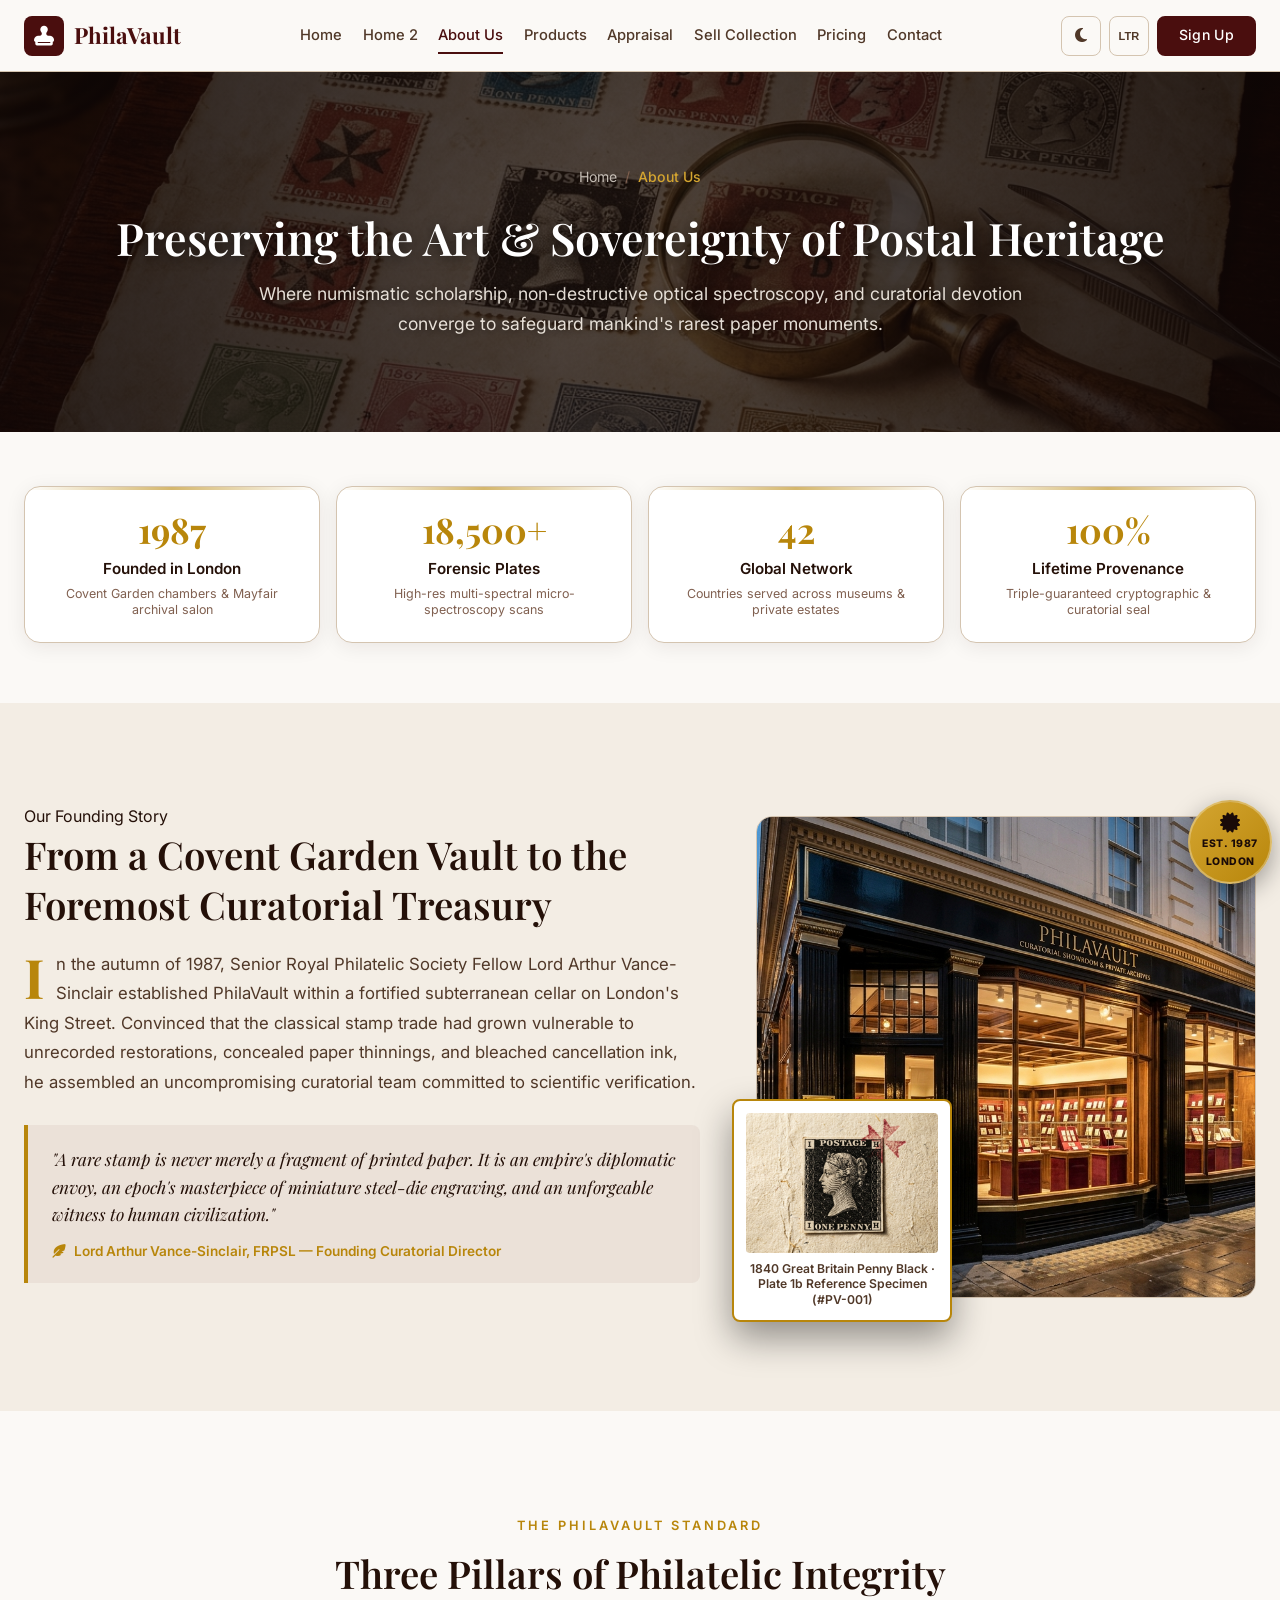
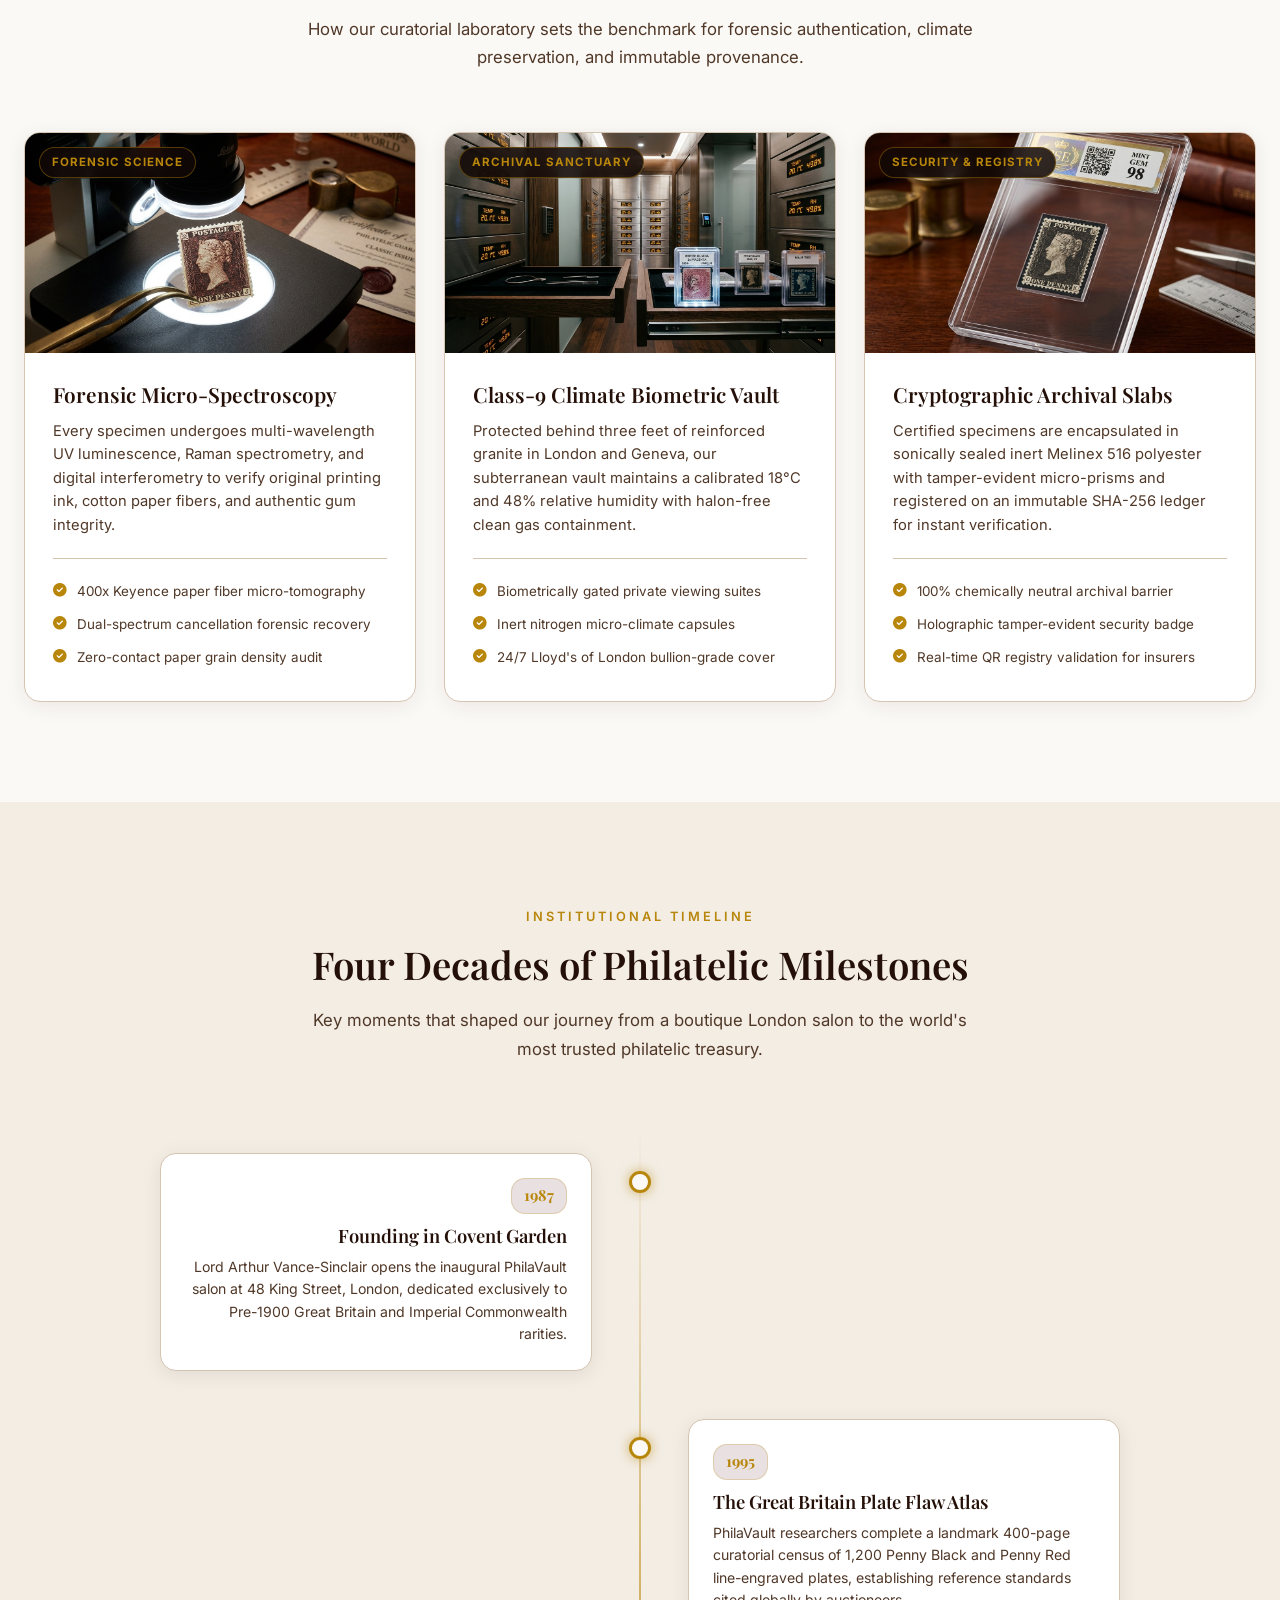
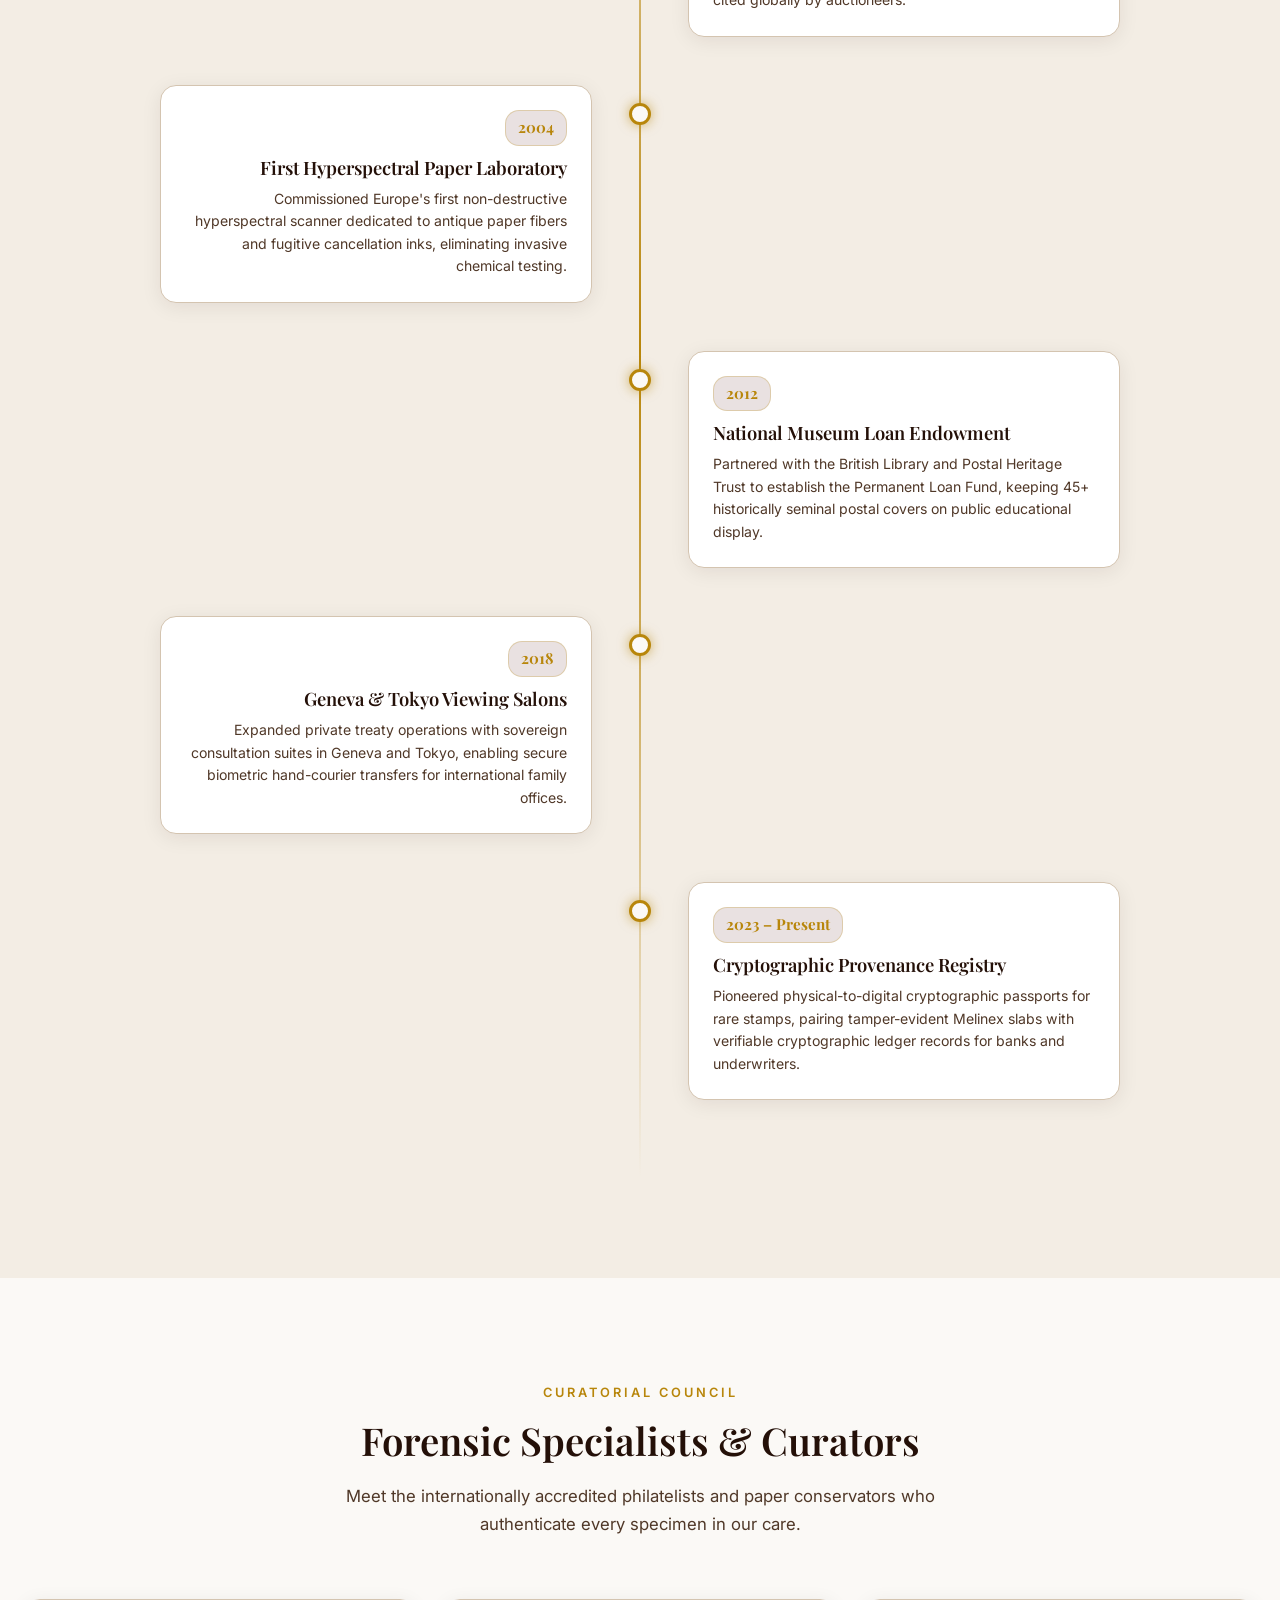
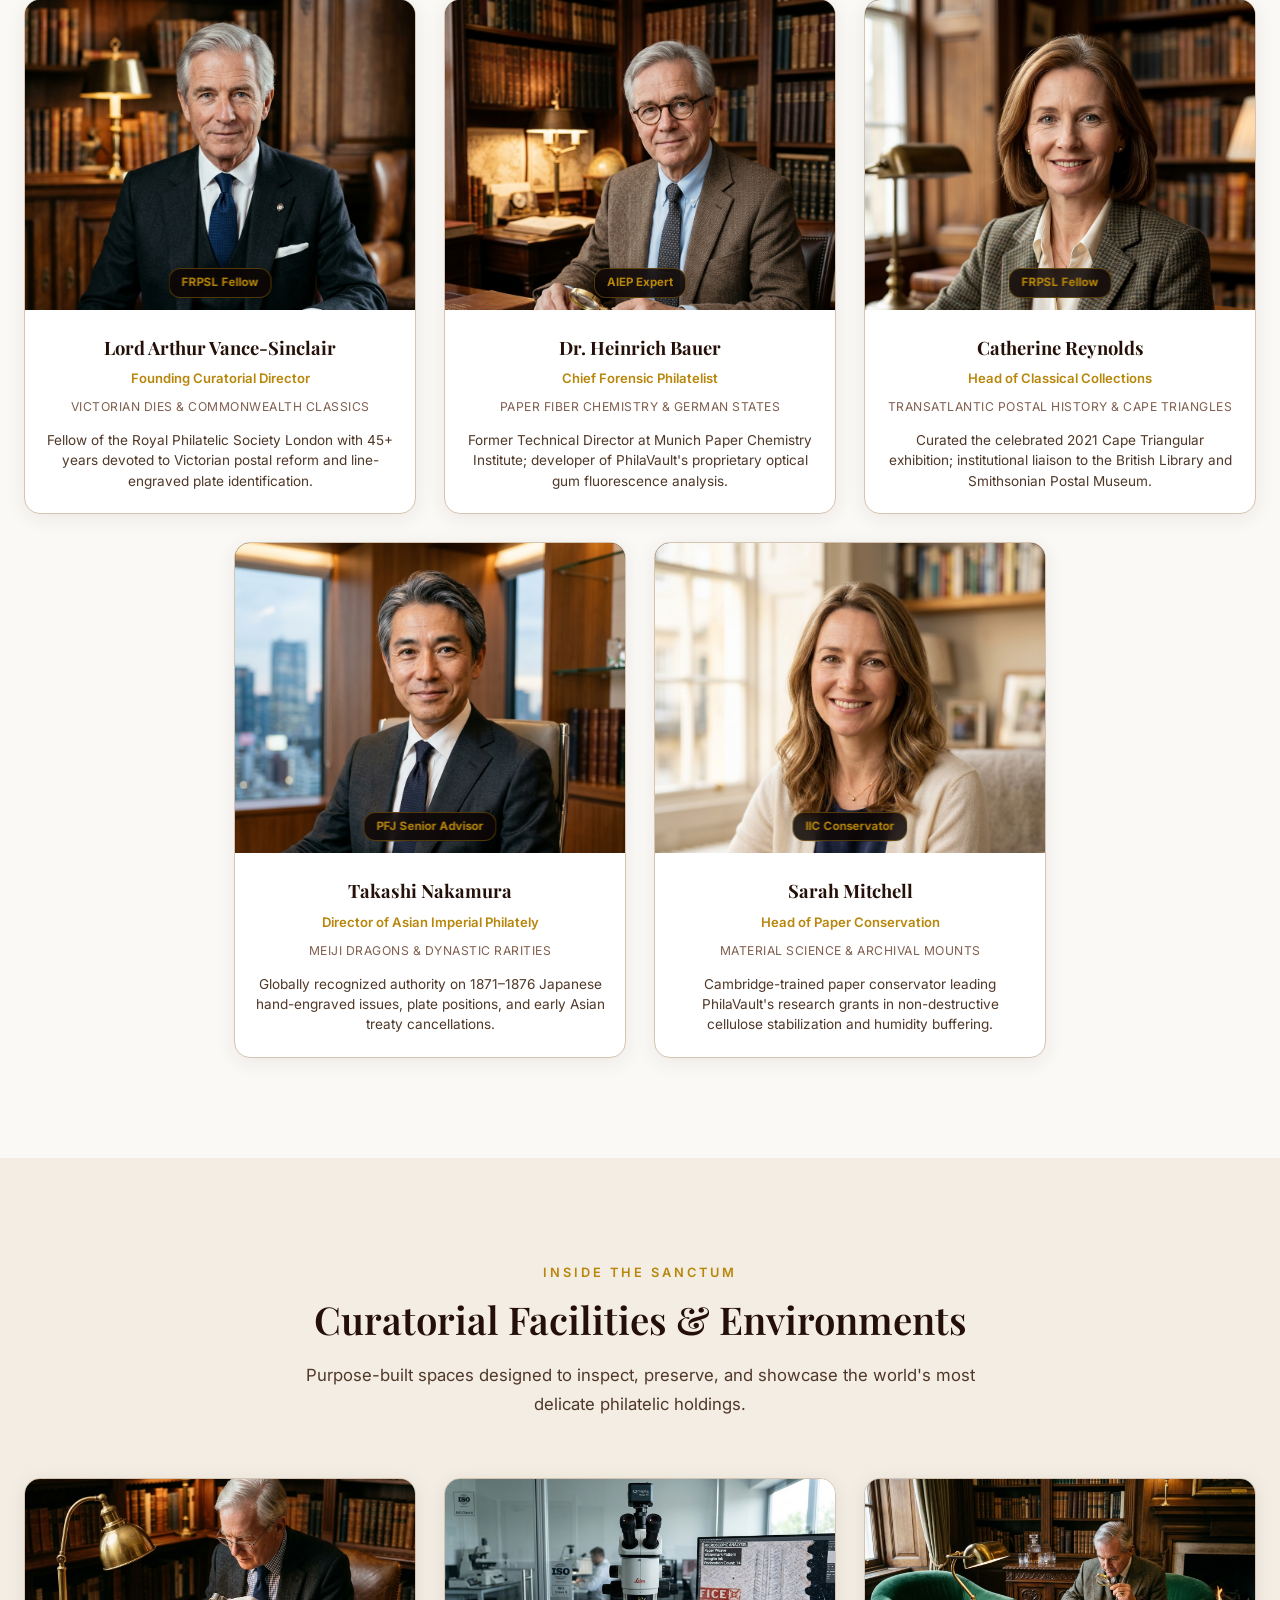
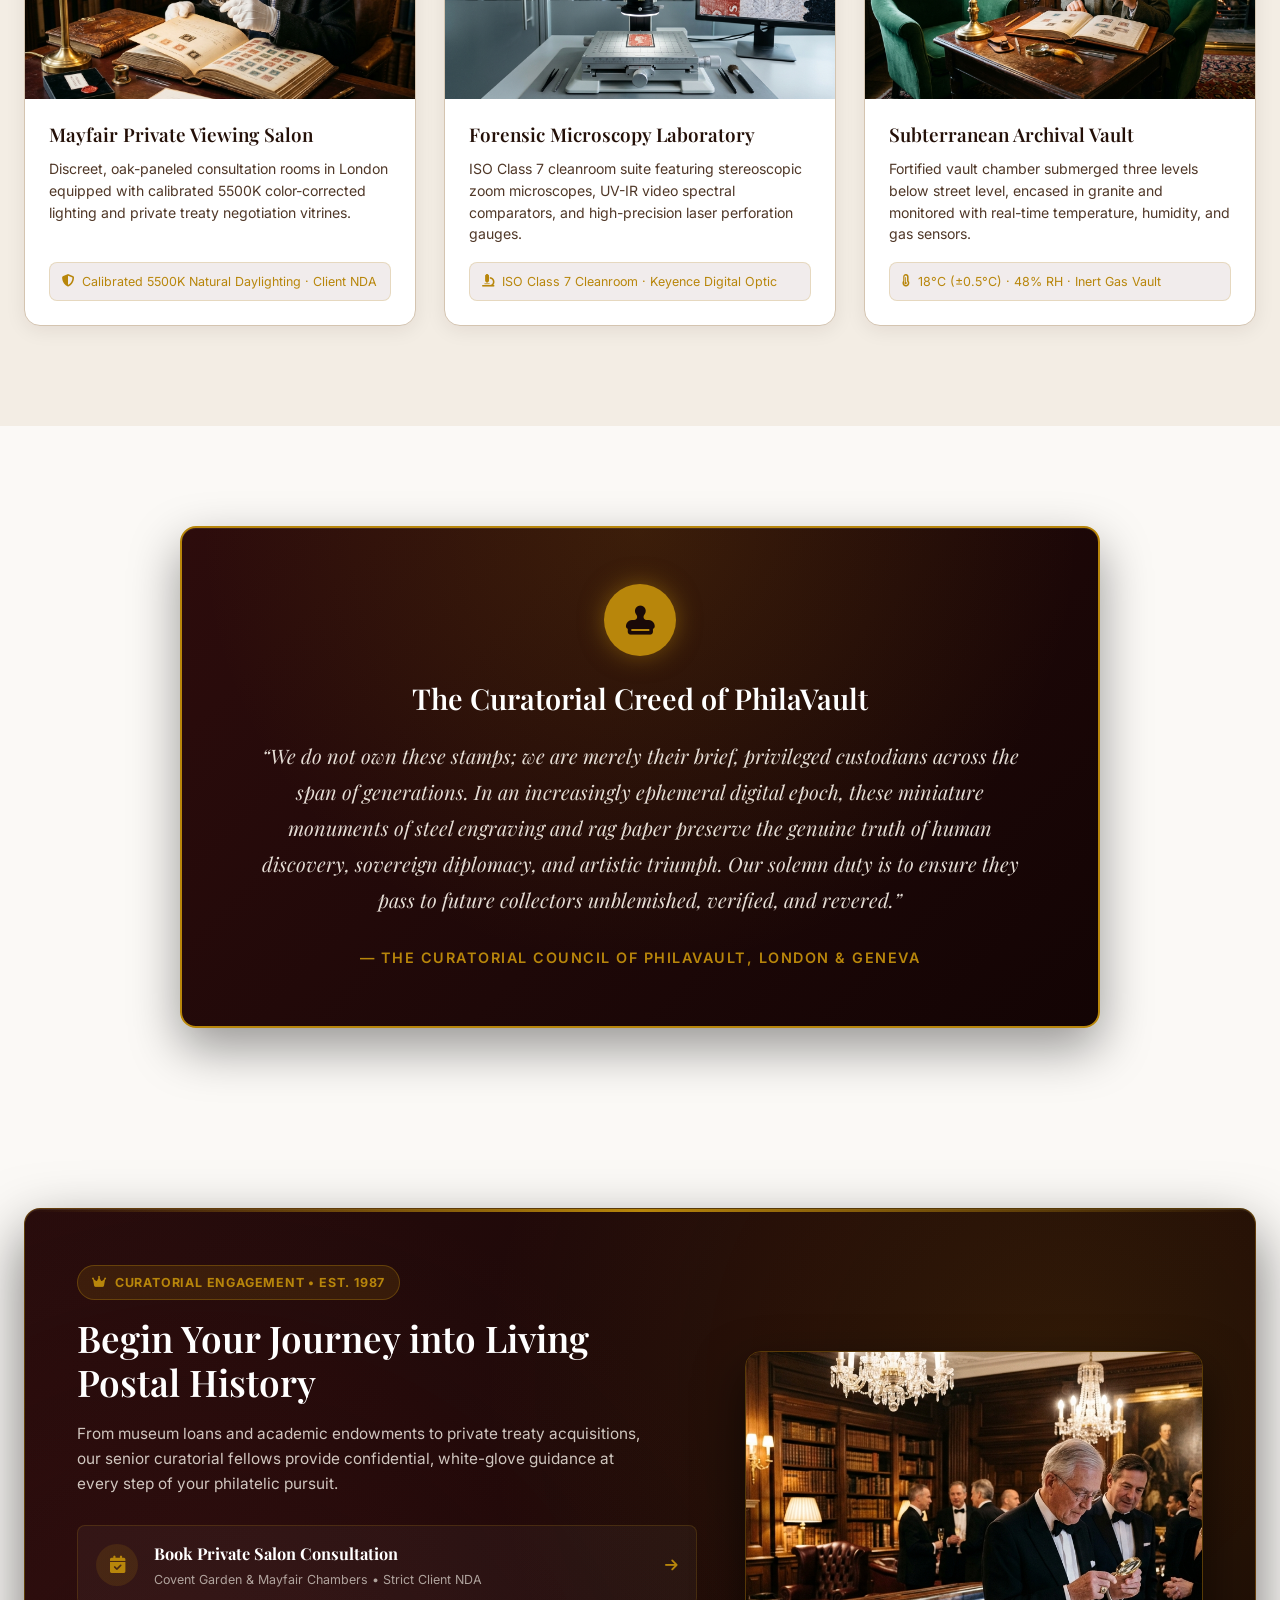
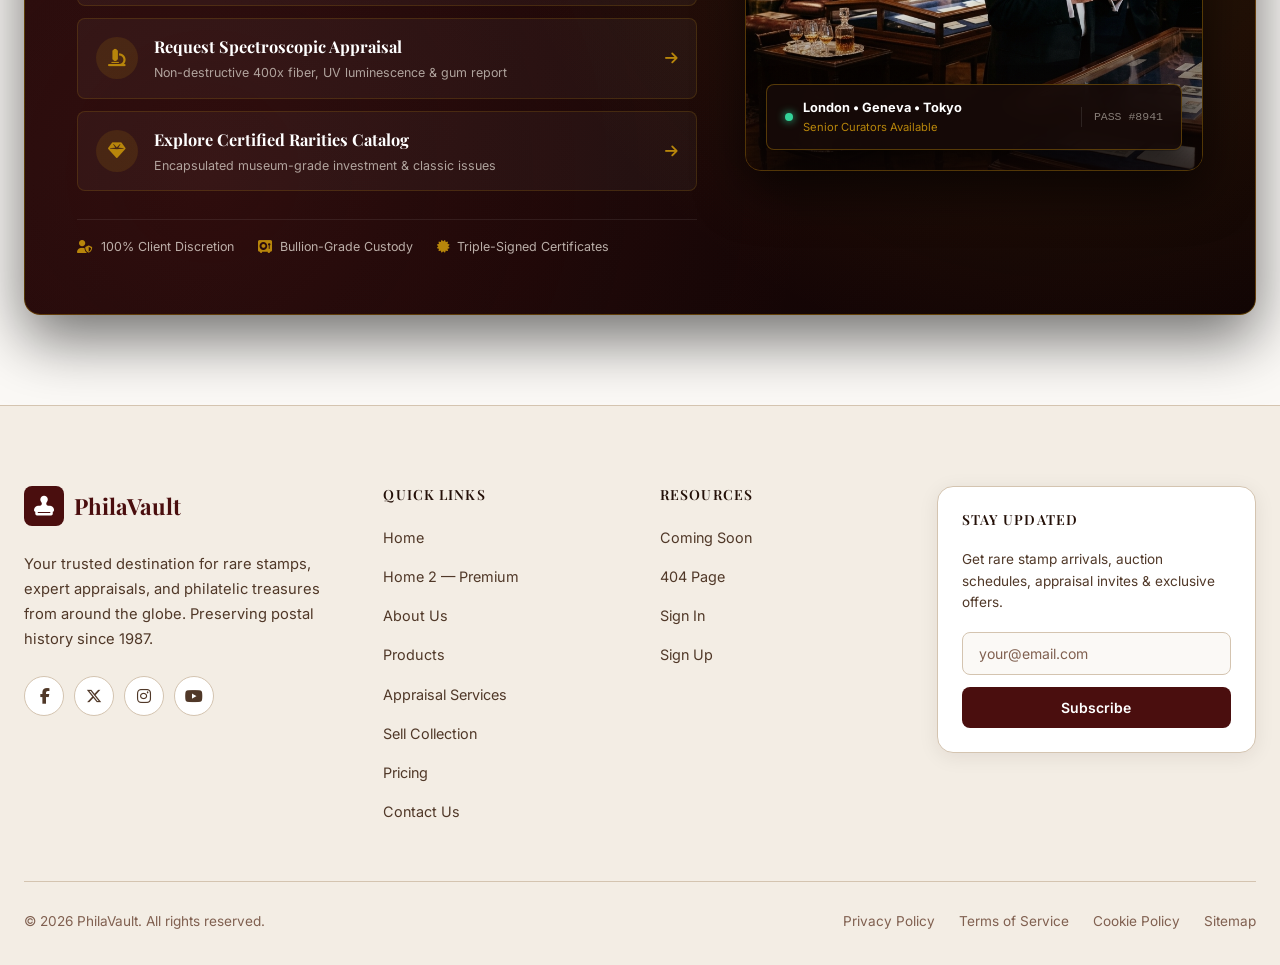
<file: about.html>
<!DOCTYPE html>
<html lang="en" dir="ltr">
<head>
  <meta charset="UTF-8">
  <meta name="viewport" content="width=device-width, initial-scale=1.0">
  <title>About Us — PhilaVault Philatelic Sanctum & Curatorial Treasury</title>
  <link rel="preconnect" href="https://fonts.googleapis.com">
  <link rel="preconnect" href="https://fonts.gstatic.com" crossorigin>
  <link href="https://fonts.googleapis.com/css2?family=Inter:wght@400;500;600;700&family=Playfair+Display:ital,wght@0,400;0,500;0,600;0,700;1,400&display=swap" rel="stylesheet">
  <link rel="icon" type="image/svg+xml" href="favicon.svg">
  <link rel="stylesheet" href="https://cdnjs.cloudflare.com/ajax/libs/font-awesome/6.5.1/css/all.min.css">
  <link rel="stylesheet" href="assets/css/style.css">
</head>
<body>

  <!-- Page Hero -->
  <section class="page-hero page-hero-about">
    <div class="container">
      <ul class="breadcrumb-list">
        <li><a href="index.html">Home</a></li>
        <li><span class="current">About Us</span></li>
      </ul>
      <h1>Preserving the Art & Sovereignty of Postal Heritage</h1>
      <p>Where numismatic scholarship, non-destructive optical spectroscopy, and curatorial devotion converge to safeguard mankind's rarest paper monuments.</p>
    </div>
  </section>

  <!-- Main Container -->
  <div class="container">
    <!-- Stats Ribbon -->
    <div class="about-stats-ribbon fade-in">
      <div class="about-stat-card">
        <div class="about-stat-num">1987</div>
        <div class="about-stat-label">Founded in London</div>
        <div class="about-stat-sub">Covent Garden chambers & Mayfair archival salon</div>
      </div>
      <div class="about-stat-card">
        <div class="about-stat-num">18,500+</div>
        <div class="about-stat-label">Forensic Plates</div>
        <div class="about-stat-sub">High-res multi-spectral micro-spectroscopy scans</div>
      </div>
      <div class="about-stat-card">
        <div class="about-stat-num">42</div>
        <div class="about-stat-label">Global Network</div>
        <div class="about-stat-sub">Countries served across museums & private estates</div>
      </div>
      <div class="about-stat-card">
        <div class="about-stat-num">100%</div>
        <div class="about-stat-label">Lifetime Provenance</div>
        <div class="about-stat-sub">Triple-guaranteed cryptographic & curatorial seal</div>
      </div>
    </div>
  </div>

  <!-- Section 1: Our Origins & Heritage Story -->
  <section class="section section-alt">
    <div class="container">
      <div class="about-story-grid fade-in">
        <div class="about-story-content">
          <span class="section-label">Our Founding Story</span>
          <h2 style="margin-bottom:20px;">From a Covent Garden Vault to the Foremost Curatorial Treasury</h2>
          <p class="lead-dropcap" style="color:var(--text-secondary);font-size:1.05rem;line-height:1.75;margin-bottom:18px;">
            In the autumn of 1987, Senior Royal Philatelic Society Fellow Lord Arthur Vance-Sinclair established PhilaVault within a fortified subterranean cellar on London's King Street. Convinced that the classical stamp trade had grown vulnerable to unrecorded restorations, concealed paper thinnings, and bleached cancellation ink, he assembled an uncompromising curatorial team committed to scientific verification.
          </p>
          <div class="about-quote-box">
            <div class="about-quote-text">
              "A rare stamp is never merely a fragment of printed paper. It is an empire's diplomatic envoy, an epoch's masterpiece of miniature steel-die engraving, and an unforgeable witness to human civilization."
            </div>
            <div class="about-quote-author">
              <i class="fa-solid fa-feather-pointed"></i> Lord Arthur Vance-Sinclair, FRPSL — Founding Curatorial Director
            </div>
          </div>
        </div>
        <div class="about-story-visual">
          <div class="about-visual-main">
            <img src="assets/images/showroom-piccadilly-mayfair-facade.jpg" alt="PhilaVault Mayfair London Salon Facade" loading="lazy">
          </div>
          <div class="about-seal-badge">
            <i class="fa-solid fa-certificate"></i>
            EST. 1987<br>LONDON
          </div>
          <div class="about-stamp-inset">
            <img src="assets/images/stamp-era-victorian-penny-black.jpg" alt="1840 Great Britain Penny Black Plate Reference" loading="lazy">
            <div class="about-stamp-inset-caption">
              1840 Great Britain Penny Black · Plate 1b Reference Specimen (#PV-001)
            </div>
          </div>
        </div>
      </div>
    </div>
  </section>

  <!-- Section 2: Three Pillars of Curatorial Excellence -->
  <section class="section">
    <div class="container">
      <div class="section-header fade-in">
        <span class="section-label">The PhilaVault Standard</span>
        <h2>Three Pillars of Philatelic Integrity</h2>
        <p>How our curatorial laboratory sets the benchmark for forensic authentication, climate preservation, and immutable provenance.</p>
      </div>

      <div class="about-pillars-grid fade-in">
        <!-- Pillar 1 -->
        <div class="about-pillar-card">
          <div class="about-pillar-thumb">
            <img src="assets/images/service-spectral-spectrometry-analysis.jpg" alt="Optical Spectroscopy Laboratory Analysis" loading="lazy">
            <span class="about-pillar-tag">Forensic Science</span>
          </div>
          <div class="about-pillar-body">
            <h3>Forensic Micro-Spectroscopy</h3>
            <p>Every specimen undergoes multi-wavelength UV luminescence, Raman spectrometry, and digital interferometry to verify original printing ink, cotton paper fibers, and authentic gum integrity.</p>
            <ul class="about-pillar-features">
              <li><i class="fa-solid fa-circle-check"></i> 400x Keyence paper fiber micro-tomography</li>
              <li><i class="fa-solid fa-circle-check"></i> Dual-spectrum cancellation forensic recovery</li>
              <li><i class="fa-solid fa-circle-check"></i> Zero-contact paper grain density audit</li>
            </ul>
          </div>
        </div>

        <!-- Pillar 2 -->
        <div class="about-pillar-card">
          <div class="about-pillar-thumb">
            <img src="assets/images/stamp-curatorial-vault-capsule.jpg" alt="Subterranean Climate Stabilized Vault" loading="lazy">
            <span class="about-pillar-tag">Archival Sanctuary</span>
          </div>
          <div class="about-pillar-body">
            <h3>Class-9 Climate Biometric Vault</h3>
            <p>Protected behind three feet of reinforced granite in London and Geneva, our subterranean vault maintains a calibrated 18°C and 48% relative humidity with halon-free clean gas containment.</p>
            <ul class="about-pillar-features">
              <li><i class="fa-solid fa-circle-check"></i> Biometrically gated private viewing suites</li>
              <li><i class="fa-solid fa-circle-check"></i> Inert nitrogen micro-climate capsules</li>
              <li><i class="fa-solid fa-circle-check"></i> 24/7 Lloyd's of London bullion-grade cover</li>
            </ul>
          </div>
        </div>

        <!-- Pillar 3 -->
        <div class="about-pillar-card">
          <div class="about-pillar-thumb">
            <img src="assets/images/stamp-archival-slab-encapsulation.jpg" alt="Ultrasonic Melinex Archival Encapsulation" loading="lazy">
            <span class="about-pillar-tag">Security &amp; Registry</span>
          </div>
          <div class="about-pillar-body">
            <h3>Cryptographic Archival Slabs</h3>
            <p>Certified specimens are encapsulated in sonically sealed inert Melinex 516 polyester with tamper-evident micro-prisms and registered on an immutable SHA-256 ledger for instant verification.</p>
            <ul class="about-pillar-features">
              <li><i class="fa-solid fa-circle-check"></i> 100% chemically neutral archival barrier</li>
              <li><i class="fa-solid fa-circle-check"></i> Holographic tamper-evident security badge</li>
              <li><i class="fa-solid fa-circle-check"></i> Real-time QR registry validation for insurers</li>
            </ul>
          </div>
        </div>
      </div>
    </div>
  </section>

  <!-- Section 3: Four Decades of Historical Milestones -->
  <section class="section section-alt">
    <div class="container">
      <div class="section-header fade-in">
        <span class="section-label">Institutional Timeline</span>
        <h2>Four Decades of Philatelic Milestones</h2>
        <p>Key moments that shaped our journey from a boutique London salon to the world's most trusted philatelic treasury.</p>
      </div>

      <div class="about-timeline fade-in">
        <!-- Item 1 -->
        <div class="about-timeline-item">
          <div class="about-timeline-node"></div>
          <div class="about-timeline-card">
            <span class="about-timeline-year">1987</span>
            <h4>Founding in Covent Garden</h4>
            <p>Lord Arthur Vance-Sinclair opens the inaugural PhilaVault salon at 48 King Street, London, dedicated exclusively to Pre-1900 Great Britain and Imperial Commonwealth rarities.</p>
          </div>
        </div>

        <!-- Item 2 -->
        <div class="about-timeline-item">
          <div class="about-timeline-node"></div>
          <div class="about-timeline-card">
            <span class="about-timeline-year">1995</span>
            <h4>The Great Britain Plate Flaw Atlas</h4>
            <p>PhilaVault researchers complete a landmark 400-page curatorial census of 1,200 Penny Black and Penny Red line-engraved plates, establishing reference standards cited globally by auctioneers.</p>
          </div>
        </div>

        <!-- Item 3 -->
        <div class="about-timeline-item">
          <div class="about-timeline-node"></div>
          <div class="about-timeline-card">
            <span class="about-timeline-year">2004</span>
            <h4>First Hyperspectral Paper Laboratory</h4>
            <p>Commissioned Europe's first non-destructive hyperspectral scanner dedicated to antique paper fibers and fugitive cancellation inks, eliminating invasive chemical testing.</p>
          </div>
        </div>

        <!-- Item 4 -->
        <div class="about-timeline-item">
          <div class="about-timeline-node"></div>
          <div class="about-timeline-card">
            <span class="about-timeline-year">2012</span>
            <h4>National Museum Loan Endowment</h4>
            <p>Partnered with the British Library and Postal Heritage Trust to establish the Permanent Loan Fund, keeping 45+ historically seminal postal covers on public educational display.</p>
          </div>
        </div>

        <!-- Item 5 -->
        <div class="about-timeline-item">
          <div class="about-timeline-node"></div>
          <div class="about-timeline-card">
            <span class="about-timeline-year">2018</span>
            <h4>Geneva &amp; Tokyo Viewing Salons</h4>
            <p>Expanded private treaty operations with sovereign consultation suites in Geneva and Tokyo, enabling secure biometric hand-courier transfers for international family offices.</p>
          </div>
        </div>

        <!-- Item 6 -->
        <div class="about-timeline-item">
          <div class="about-timeline-node"></div>
          <div class="about-timeline-card">
            <span class="about-timeline-year">2023 – Present</span>
            <h4>Cryptographic Provenance Registry</h4>
            <p>Pioneered physical-to-digital cryptographic passports for rare stamps, pairing tamper-evident Melinex slabs with verifiable cryptographic ledger records for banks and underwriters.</p>
          </div>
        </div>
      </div>
    </div>
  </section>

  <!-- Section 4: Curatorial Leadership & Forensic Team -->
  <section class="section">
    <div class="container">
      <div class="section-header fade-in">
        <span class="section-label">Curatorial Council</span>
        <h2>Forensic Specialists &amp; Curators</h2>
        <p>Meet the internationally accredited philatelists and paper conservators who authenticate every specimen in our care.</p>
      </div>

      <div class="about-team-grid fade-in">
        <!-- Member 1 -->
        <div class="about-team-card">
          <div class="about-team-photo-wrap">
            <img src="assets/images/avatar-lord-ashford.jpg" alt="Lord Arthur Vance-Sinclair, FRPSL" loading="lazy">
            <span class="about-team-soc-badge">FRPSL Fellow</span>
          </div>
          <div class="about-team-body">
            <div class="about-team-name">Lord Arthur Vance-Sinclair</div>
            <div class="about-team-role">Founding Curatorial Director</div>
            <div class="about-team-spec">Victorian Dies &amp; Commonwealth Classics</div>
            <p class="about-team-bio">Fellow of the Royal Philatelic Society London with 45+ years devoted to Victorian postal reform and line-engraved plate identification.</p>
          </div>
        </div>

        <!-- Member 2 -->
        <div class="about-team-card">
          <div class="about-team-photo-wrap">
            <img src="assets/images/avatar-heinrich-bauer.jpg" alt="Dr. Heinrich Bauer, AIEP" loading="lazy">
            <span class="about-team-soc-badge">AIEP Expert</span>
          </div>
          <div class="about-team-body">
            <div class="about-team-name">Dr. Heinrich Bauer</div>
            <div class="about-team-role">Chief Forensic Philatelist</div>
            <div class="about-team-spec">Paper Fiber Chemistry &amp; German States</div>
            <p class="about-team-bio">Former Technical Director at Munich Paper Chemistry Institute; developer of PhilaVault's proprietary optical gum fluorescence analysis.</p>
          </div>
        </div>

        <!-- Member 3 -->
        <div class="about-team-card">
          <div class="about-team-photo-wrap">
            <img src="assets/images/avatar-catherine-reynolds.jpg" alt="Catherine Reynolds, FRPSL" loading="lazy">
            <span class="about-team-soc-badge">FRPSL Fellow</span>
          </div>
          <div class="about-team-body">
            <div class="about-team-name">Catherine Reynolds</div>
            <div class="about-team-role">Head of Classical Collections</div>
            <div class="about-team-spec">Transatlantic Postal History &amp; Cape Triangles</div>
            <p class="about-team-bio">Curated the celebrated 2021 Cape Triangular exhibition; institutional liaison to the British Library and Smithsonian Postal Museum.</p>
          </div>
        </div>

        <!-- Member 4 -->
        <div class="about-team-card">
          <div class="about-team-photo-wrap">
            <img src="assets/images/avatar-takashi-nakamura.jpg" alt="Takashi Nakamura" loading="lazy">
            <span class="about-team-soc-badge">PFJ Senior Advisor</span>
          </div>
          <div class="about-team-body">
            <div class="about-team-name">Takashi Nakamura</div>
            <div class="about-team-role">Director of Asian Imperial Philately</div>
            <div class="about-team-spec">Meiji Dragons &amp; Dynastic Rarities</div>
            <p class="about-team-bio">Globally recognized authority on 1871–1876 Japanese hand-engraved issues, plate positions, and early Asian treaty cancellations.</p>
          </div>
        </div>

        <!-- Member 5 -->
        <div class="about-team-card">
          <div class="about-team-photo-wrap">
            <img src="assets/images/avatar-sarah-mitchell.jpg" alt="Sarah Mitchell" loading="lazy">
            <span class="about-team-soc-badge">IIC Conservator</span>
          </div>
          <div class="about-team-body">
            <div class="about-team-name">Sarah Mitchell</div>
            <div class="about-team-role">Head of Paper Conservation</div>
            <div class="about-team-spec">Material Science &amp; Archival Mounts</div>
            <p class="about-team-bio">Cambridge-trained paper conservator leading PhilaVault's research grants in non-destructive cellulose stabilization and humidity buffering.</p>
          </div>
        </div>
      </div>
    </div>
  </section>

  <!-- Section 5: Facilities & Vault Environments -->
  <section class="section section-alt">
    <div class="container">
      <div class="section-header fade-in">
        <span class="section-label">Inside the Sanctum</span>
        <h2>Curatorial Facilities &amp; Environments</h2>
        <p>Purpose-built spaces designed to inspect, preserve, and showcase the world's most delicate philatelic holdings.</p>
      </div>

      <div class="about-facilities-grid fade-in">
        <!-- Facility 1 -->
        <div class="about-facility-card">
          <div class="about-facility-img">
            <img src="assets/images/estate-curator-consignment-salon.jpg" alt="Mayfair Curatorial Consultation Salon" loading="lazy">
          </div>
          <div class="about-facility-content">
            <h4>Mayfair Private Viewing Salon</h4>
            <p>Discreet, oak-paneled consultation rooms in London equipped with calibrated 5500K color-corrected lighting and private treaty negotiation vitrines.</p>
            <div class="about-facility-spec">
              <i class="fa-solid fa-shield-halved"></i> Calibrated 5500K Natural Daylighting · Client NDA
            </div>
          </div>
        </div>

        <!-- Facility 2 -->
        <div class="about-facility-card">
          <div class="about-facility-img">
            <img src="assets/images/about-optical-cleanroom-microscope.jpg" alt="Micro-Optical Forensic Laboratory" loading="lazy">
          </div>
          <div class="about-facility-content">
            <h4>Forensic Microscopy Laboratory</h4>
            <p>ISO Class 7 cleanroom suite featuring stereoscopic zoom microscopes, UV-IR video spectral comparators, and high-precision laser perforation gauges.</p>
            <div class="about-facility-spec">
              <i class="fa-solid fa-microscope"></i> ISO Class 7 Cleanroom · Keyence Digital Optic
            </div>
          </div>
        </div>

        <!-- Facility 3 -->
        <div class="about-facility-card">
          <div class="about-facility-img">
            <img src="assets/images/about-private-viewing-salon.jpg" alt="Deep Subterranean Archival Vault" loading="lazy">
          </div>
          <div class="about-facility-content">
            <h4>Subterranean Archival Vault</h4>
            <p>Fortified vault chamber submerged three levels below street level, encased in granite and monitored with real-time temperature, humidity, and gas sensors.</p>
            <div class="about-facility-spec">
              <i class="fa-solid fa-temperature-three-quarters"></i> 18°C (&plusmn;0.5°C) &middot; 48% RH &middot; Inert Gas Vault
            </div>
          </div>
        </div>
      </div>
    </div>
  </section>

  <!-- Section 6: Curatorial Creed Vitrine -->
  <section class="section">
    <div class="container">
      <div class="about-creed-box fade-in">
        <div class="about-creed-seal">
          <i class="fa-solid fa-stamp"></i>
        </div>
        <h3 class="about-creed-title">The Curatorial Creed of PhilaVault</h3>
        <div class="about-creed-text">
          &ldquo;We do not own these stamps; we are merely their brief, privileged custodians across the span of generations. In an increasingly ephemeral digital epoch, these miniature monuments of steel engraving and rag paper preserve the genuine truth of human discovery, sovereign diplomacy, and artistic triumph. Our solemn duty is to ensure they pass to future collectors unblemished, verified, and revered.&rdquo;
        </div>
        <div class="about-creed-signature">
          — The Curatorial Council of PhilaVault, London &amp; Geneva
        </div>
      </div>
    </div>
  </section>

  <!-- Section 7: Curatorial Salon Invitation Pavilion (CTA) -->
  <section class="about-cta-section">
    <div class="container">
      <div class="about-cta-pavilion fade-in">
        <div class="about-cta-grid">
          <!-- Left Column: Copy & Pathways -->
          <div>
            <div class="about-cta-badge">
              <i class="fa-solid fa-crown"></i> Curatorial Engagement &bull; Est. 1987
            </div>
            <h2 class="about-cta-title">Begin Your Journey into Living Postal History</h2>
            <p class="about-cta-desc">
              From museum loans and academic endowments to private treaty acquisitions, our senior curatorial fellows provide confidential, white-glove guidance at every step of your philatelic pursuit.
            </p>

            <!-- Interactive Pathways -->
            <div class="about-cta-pathways">
              <a href="contact.html" class="about-cta-pathway">
                <div class="about-cta-pathway-icon">
                  <i class="fa-solid fa-calendar-check"></i>
                </div>
                <div class="about-cta-pathway-text">
                  <span class="about-cta-pathway-title">Book Private Salon Consultation</span>
                  <span class="about-cta-pathway-sub">Covent Garden &amp; Mayfair Chambers &bull; Strict Client NDA</span>
                </div>
                <i class="fa-solid fa-arrow-right about-cta-pathway-arrow"></i>
              </a>

              <a href="appraisal.html" class="about-cta-pathway">
                <div class="about-cta-pathway-icon">
                  <i class="fa-solid fa-microscope"></i>
                </div>
                <div class="about-cta-pathway-text">
                  <span class="about-cta-pathway-title">Request Spectroscopic Appraisal</span>
                  <span class="about-cta-pathway-sub">Non-destructive 400x fiber, UV luminescence &amp; gum report</span>
                </div>
                <i class="fa-solid fa-arrow-right about-cta-pathway-arrow"></i>
              </a>

              <a href="products.html" class="about-cta-pathway">
                <div class="about-cta-pathway-icon">
                  <i class="fa-solid fa-gem"></i>
                </div>
                <div class="about-cta-pathway-text">
                  <span class="about-cta-pathway-title">Explore Certified Rarities Catalog</span>
                  <span class="about-cta-pathway-sub">Encapsulated museum-grade investment &amp; classic issues</span>
                </div>
                <i class="fa-solid fa-arrow-right about-cta-pathway-arrow"></i>
              </a>
            </div>

            <!-- Trust Row -->
            <div class="about-cta-trust-row">
              <div class="about-cta-trust-item">
                <i class="fa-solid fa-user-shield"></i>
                <span>100% Client Discretion</span>
              </div>
              <div class="about-cta-trust-item">
                <i class="fa-solid fa-vault"></i>
                <span>Bullion-Grade Custody</span>
              </div>
              <div class="about-cta-trust-item">
                <i class="fa-solid fa-certificate"></i>
                <span>Triple-Signed Certificates</span>
              </div>
            </div>
          </div>

          <!-- Right Column: Visual Pavilion Showcase -->
          <div class="about-cta-visual-wrap">
            <div class="about-cta-img-card">
              <img src="assets/images/home2-salon-gathering.jpg" alt="PhilaVault Curatorial Salon Consultation" loading="lazy">
              <div class="about-cta-img-overlay"></div>

              <!-- Floating Status Chip -->
              <div class="about-cta-floating-badge">
                <div class="about-cta-badge-left">
                  <div class="about-cta-live-dot"></div>
                  <div>
                    <div class="about-cta-badge-title">London &bull; Geneva &bull; Tokyo</div>
                    <div class="about-cta-badge-sub">Senior Curators Available</div>
                  </div>
                </div>
                <div class="about-cta-badge-code">PASS #8941</div>
              </div>
            </div>
          </div>
        </div>
      </div>
    </div>
  </section>

  <script src="components.js"></script>
</body>
</html>
</file>
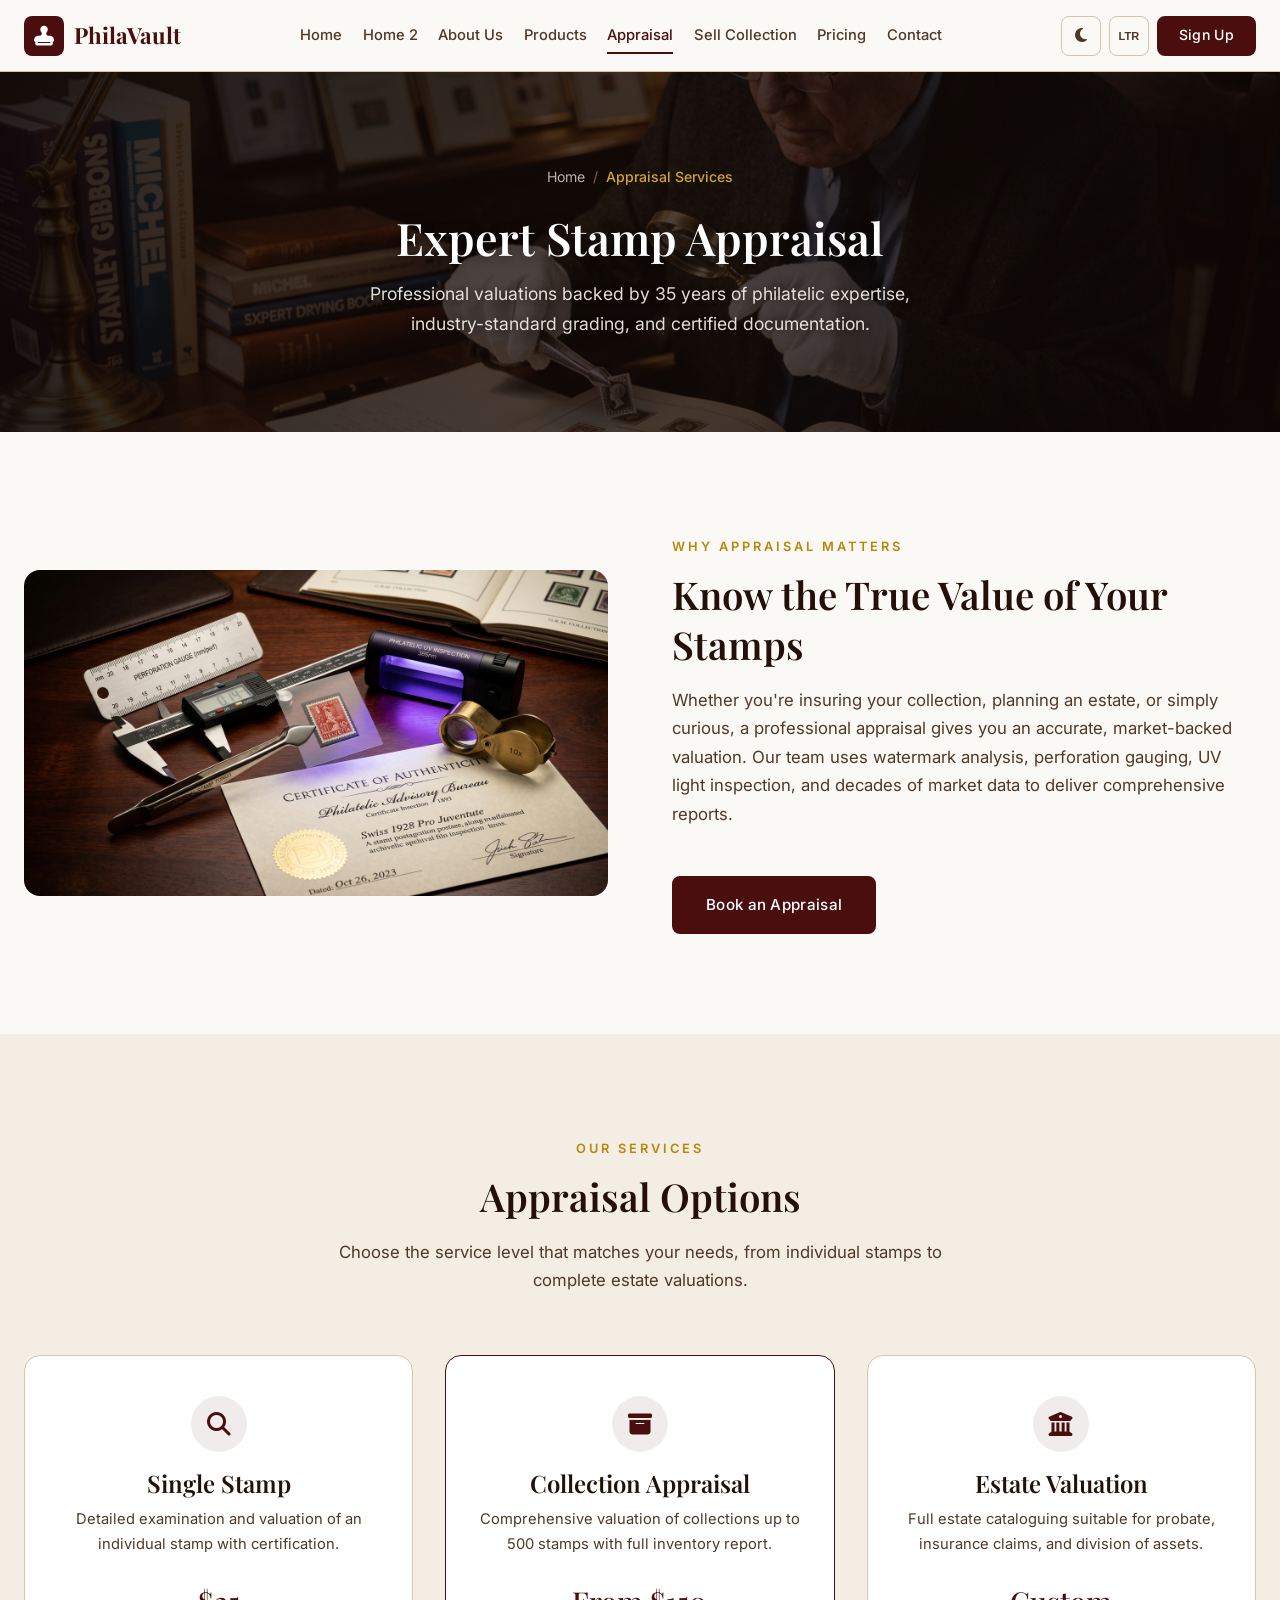
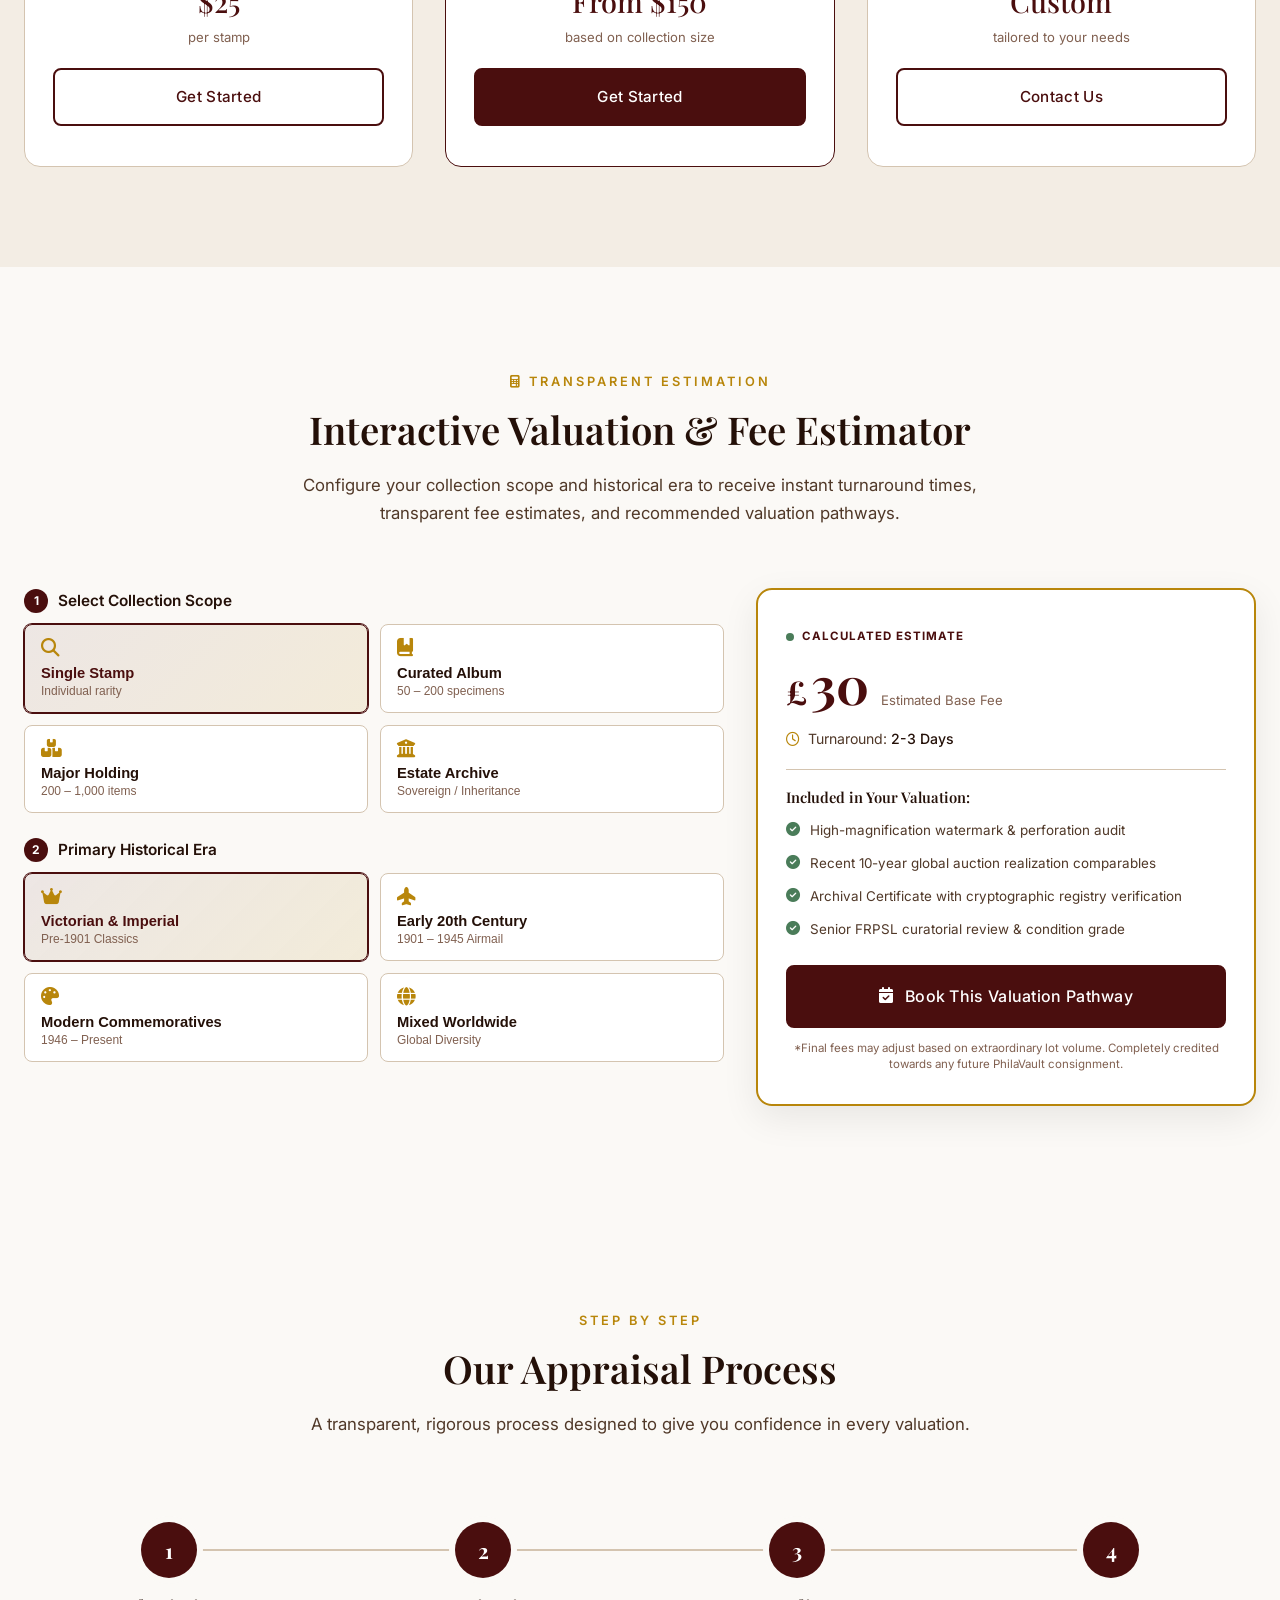
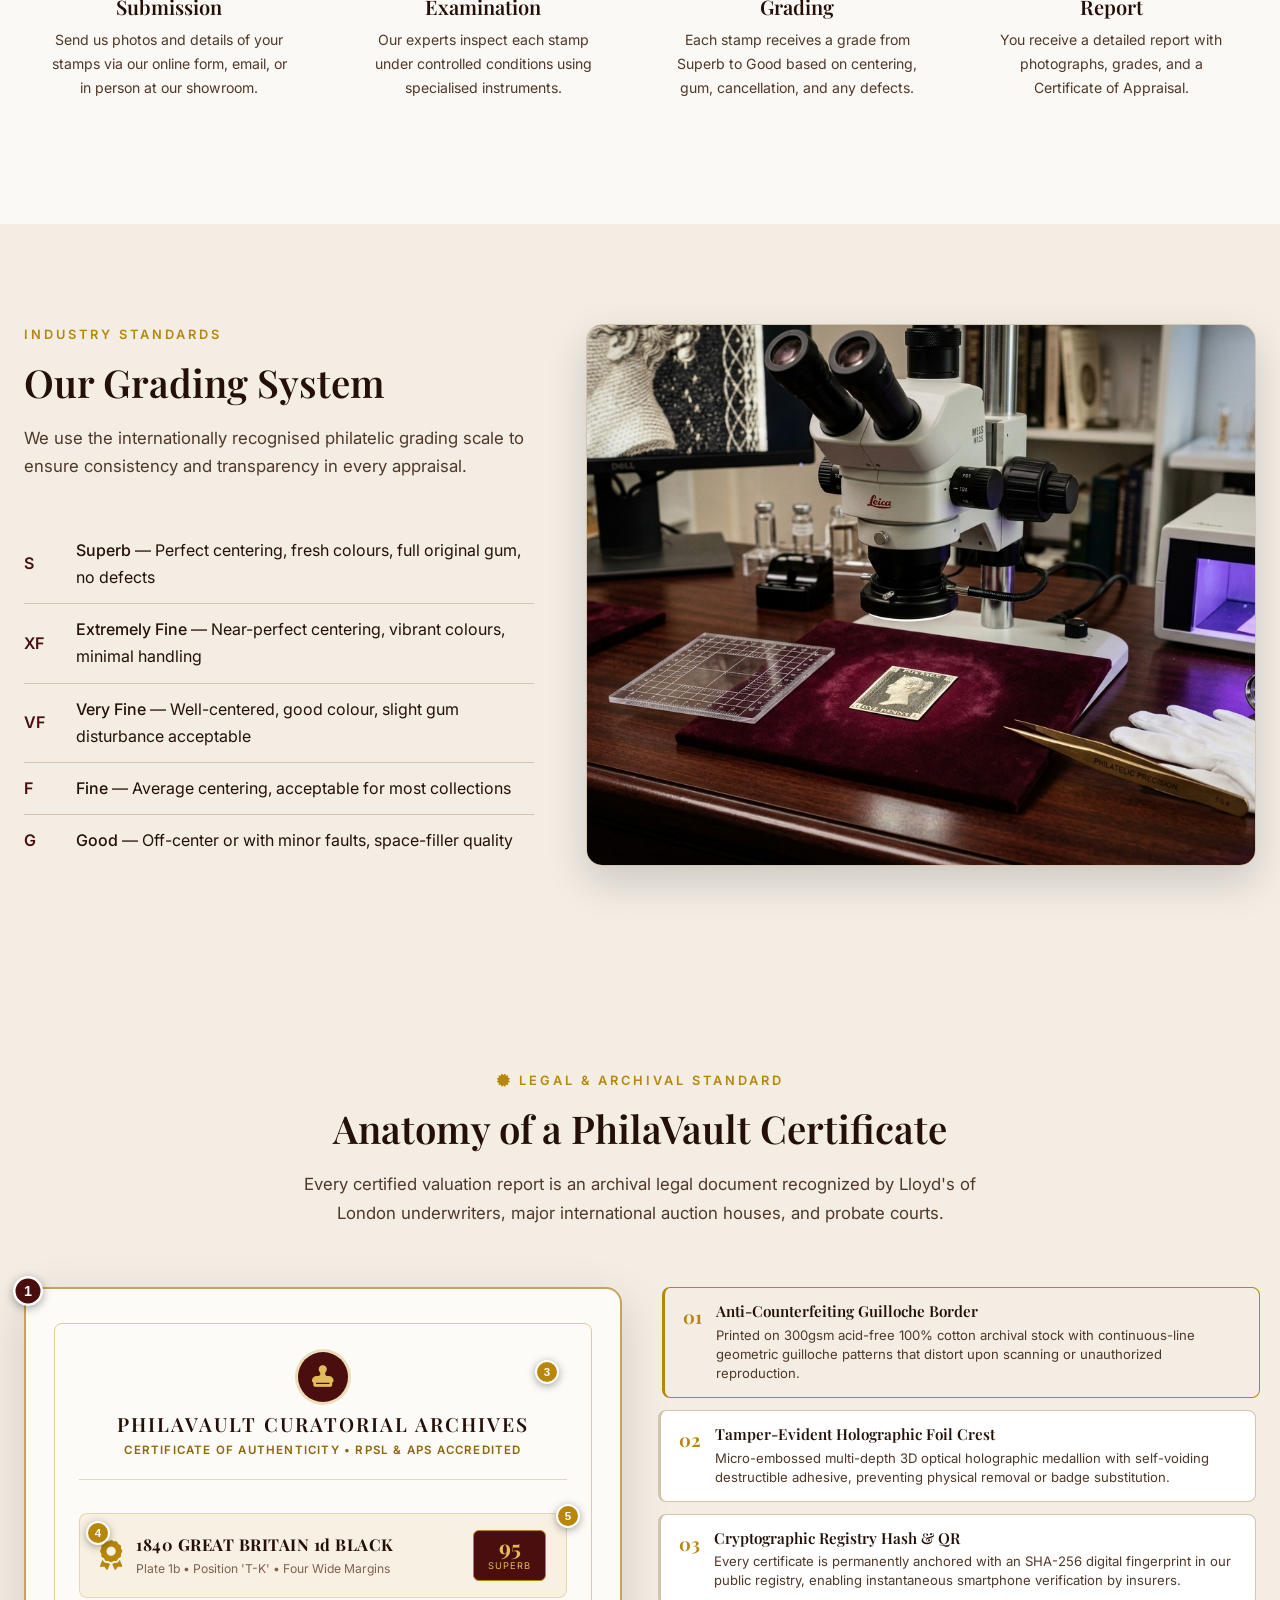
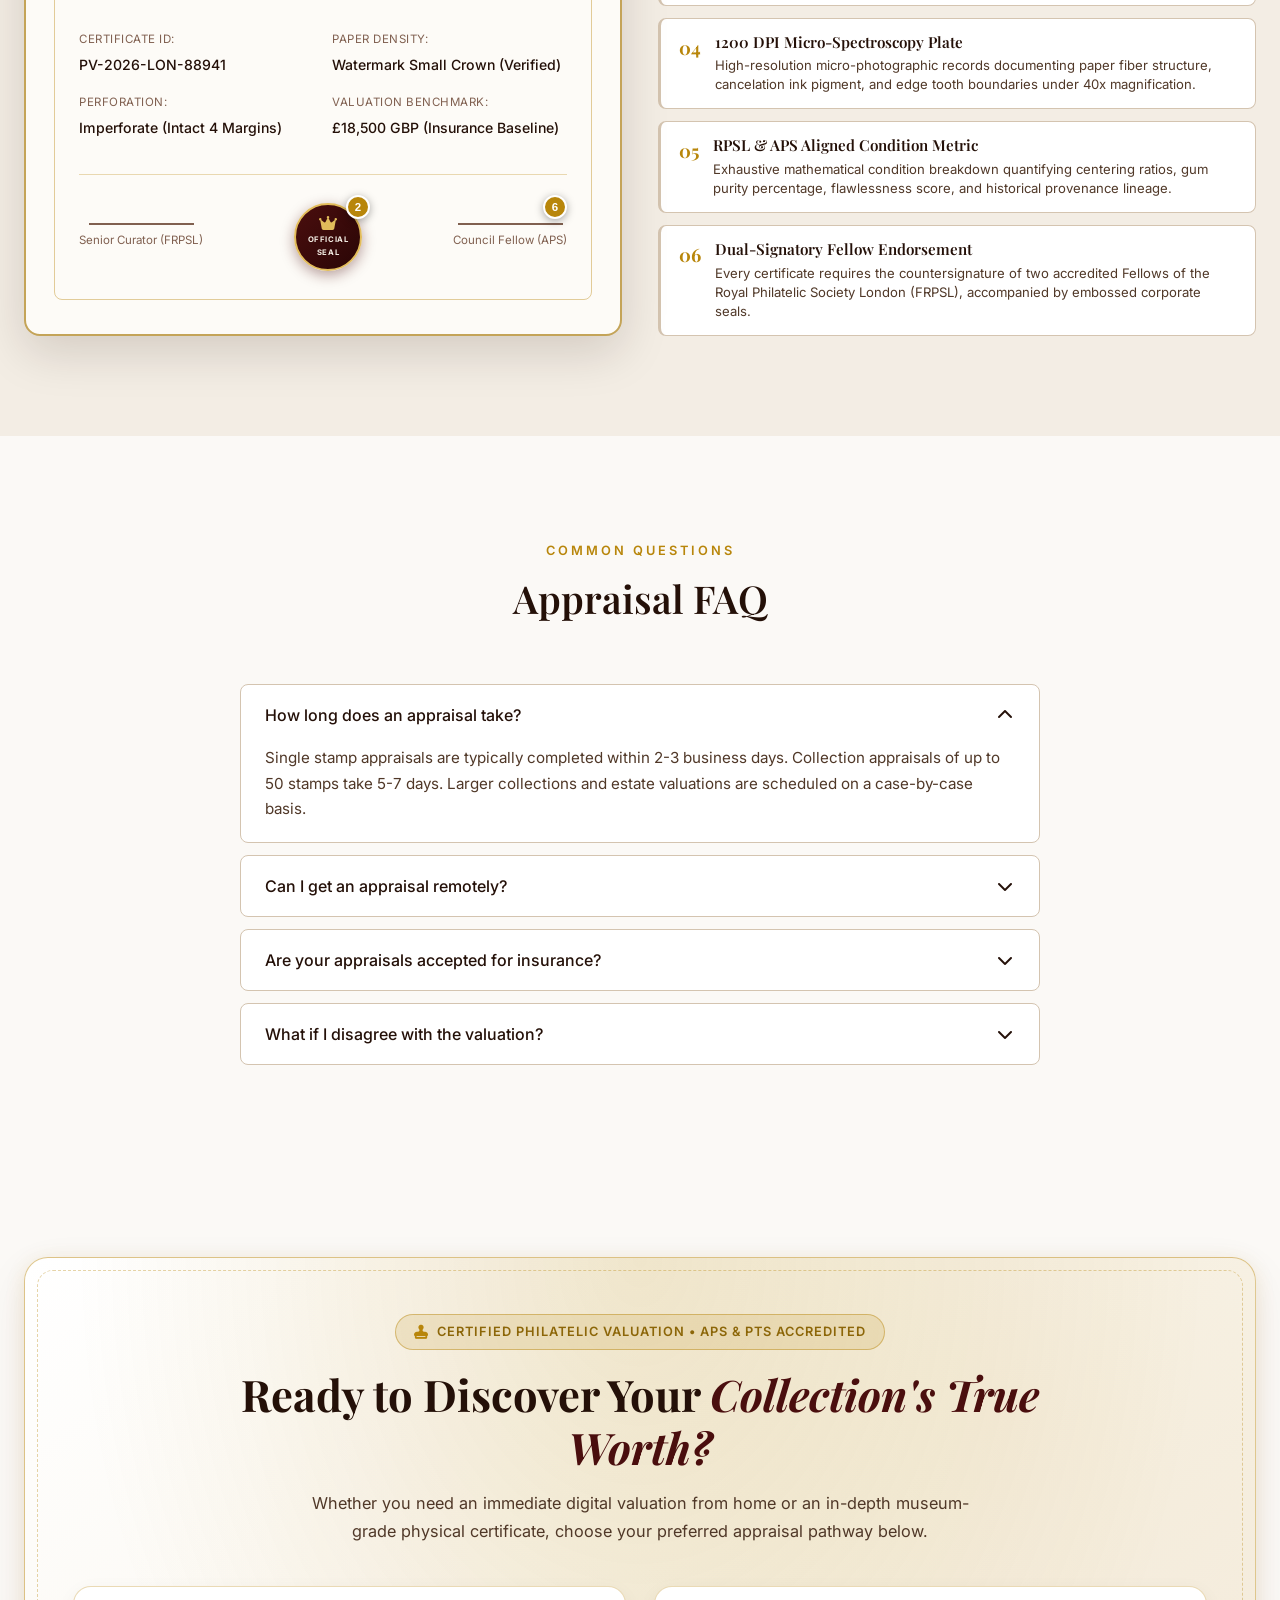
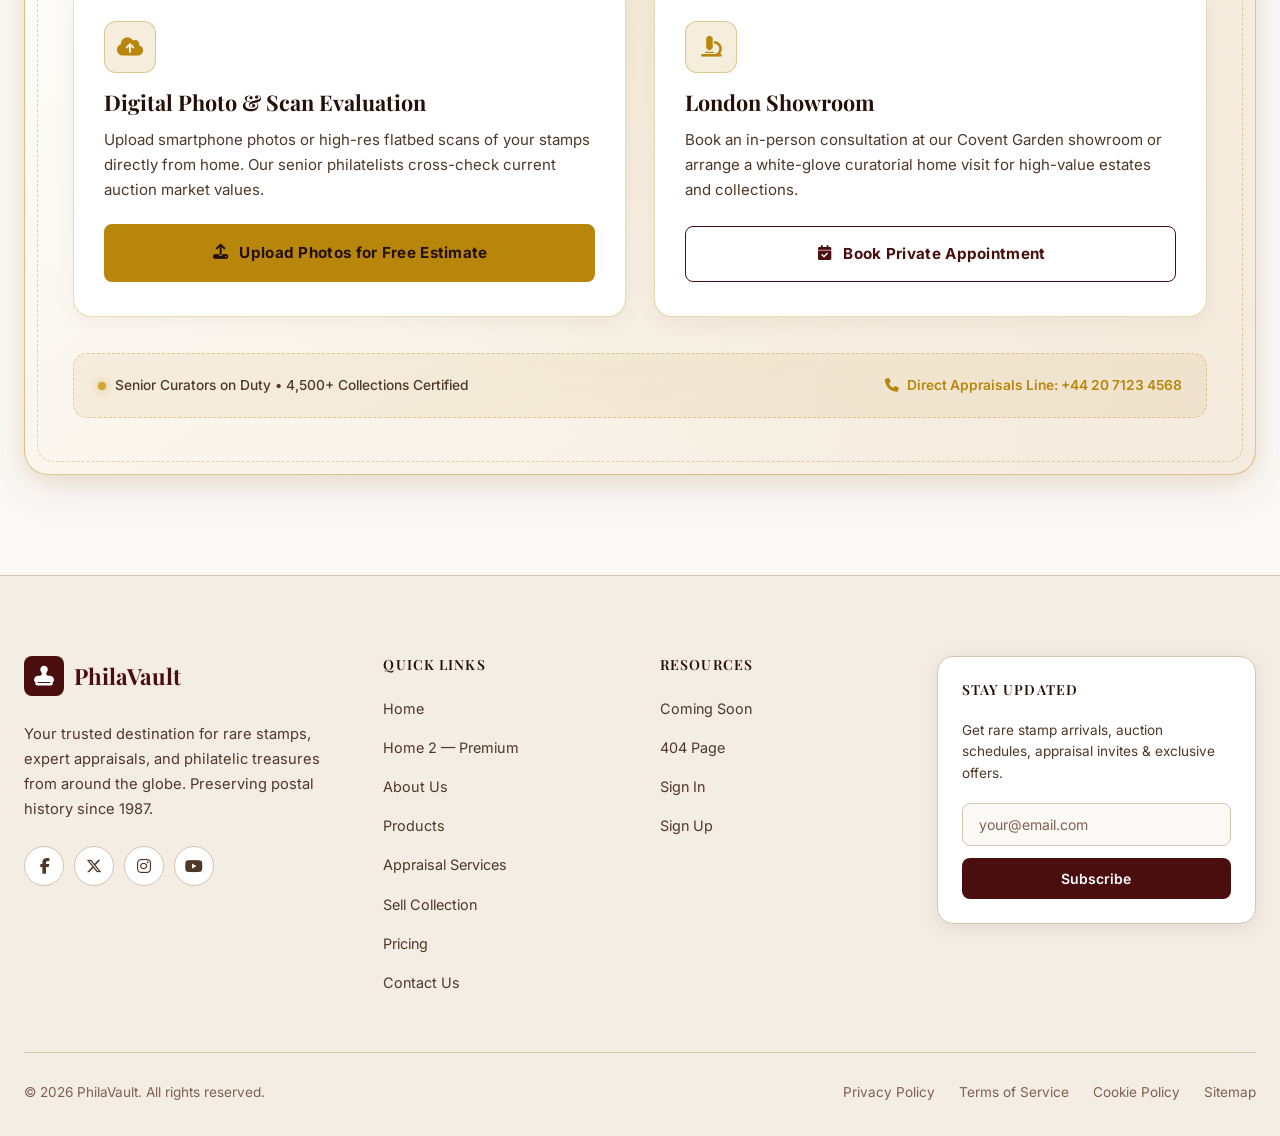
<file: appraisal.html>
<!DOCTYPE html>
<html lang="en" dir="ltr">
<head>
  <meta charset="UTF-8">
  <meta name="viewport" content="width=device-width, initial-scale=1.0">
  <title>Stamp Appraisal Services — PhilaVault</title>
  <link rel="preconnect" href="https://fonts.googleapis.com">
  <link rel="preconnect" href="https://fonts.gstatic.com" crossorigin>
  <link href="https://fonts.googleapis.com/css2?family=Inter:wght@400;500;600;700&family=Playfair+Display:ital,wght@0,400;0,500;0,600;0,700;1,400&display=swap" rel="stylesheet">
  <link rel="icon" type="image/svg+xml" href="favicon.svg">
  <link rel="stylesheet" href="https://cdnjs.cloudflare.com/ajax/libs/font-awesome/6.5.1/css/all.min.css">
  <link rel="stylesheet" href="assets/css/style.css">
</head>
<body>

  <!-- Page Hero -->
  <section class="page-hero page-hero-appraisal">
    <div class="container">
      <ul class="breadcrumb-list">
        <li><a href="index.html">Home</a></li>
        <li><span class="current">Appraisal Services</span></li>
      </ul>
      <h1>Expert Stamp Appraisal</h1>
      <p>Professional valuations backed by 35 years of philatelic expertise, industry-standard grading, and certified documentation.</p>
    </div>
  </section>

  <!-- About Appraisal (Split) -->
  <section class="section">
    <div class="container">
      <div class="section-split fade-in">
        <div class="split-image">
          <img src="assets/images/appraisal-diagnostic-tools-inspection.jpg" alt="Professional stamp appraisal diagnostic inspection" loading="lazy">
        </div>
        <div class="split-content">
          <span class="section-label">Why Appraisal Matters</span>
          <h2>Know the True Value of Your Stamps</h2>
          <p>Whether you're insuring your collection, planning an estate, or simply curious, a professional appraisal gives you an accurate, market-backed valuation. Our team uses watermark analysis, perforation gauging, UV light inspection, and decades of market data to deliver comprehensive reports.</p>
          <a href="contact.html" class="btn btn-primary" style="margin-top:24px;">Book an Appraisal</a>
        </div>
      </div>
    </div>
  </section>

  <!-- Appraisal Types -->
  <section class="section section-alt">
    <div class="container">
      <div class="section-header fade-in">
        <span class="section-label">Our Services</span>
        <h2>Appraisal Options</h2>
        <p>Choose the service level that matches your needs, from individual stamps to complete estate valuations.</p>
      </div>
      <div class="grid-3 fade-in">
        <div class="card" style="text-align:center;padding:40px 28px;">
          <div style="width:56px;height:56px;border-radius:50%;background:rgba(var(--primary-rgb),0.08);display:flex;align-items:center;justify-content:center;margin:0 auto 16px;">
            <i class="fa-solid fa-magnifying-glass" style="font-size:24px;color:var(--primary);"></i>
          </div>
          <h3 style="margin-bottom:8px;">Single Stamp</h3>
          <p style="font-size:0.92rem;color:var(--text-secondary);margin-bottom:20px;">Detailed examination and valuation of an individual stamp with certification.</p>
          <p style="font-family:var(--font-heading);font-size:1.8rem;font-weight:500;color:var(--primary);">$25</p>
          <p style="font-size:0.82rem;color:var(--text-muted);margin-bottom:20px;">per stamp</p>
          <a href="contact.html" class="btn btn-secondary" style="width:100%;">Get Started</a>
        </div>
        <div class="card" style="text-align:center;padding:40px 28px;border-color:var(--primary);">
          <div style="width:56px;height:56px;border-radius:50%;background:rgba(var(--primary-rgb),0.08);display:flex;align-items:center;justify-content:center;margin:0 auto 16px;">
            <i class="fa-solid fa-box-archive" style="font-size:24px;color:var(--primary);"></i>
          </div>
          <h3 style="margin-bottom:8px;">Collection Appraisal</h3>
          <p style="font-size:0.92rem;color:var(--text-secondary);margin-bottom:20px;">Comprehensive valuation of collections up to 500 stamps with full inventory report.</p>
          <p style="font-family:var(--font-heading);font-size:1.8rem;font-weight:500;color:var(--primary);">From $150</p>
          <p style="font-size:0.82rem;color:var(--text-muted);margin-bottom:20px;">based on collection size</p>
          <a href="contact.html" class="btn btn-primary" style="width:100%;">Get Started</a>
        </div>
        <div class="card" style="text-align:center;padding:40px 28px;">
          <div style="width:56px;height:56px;border-radius:50%;background:rgba(var(--primary-rgb),0.08);display:flex;align-items:center;justify-content:center;margin:0 auto 16px;">
            <i class="fa-solid fa-building-columns" style="font-size:24px;color:var(--primary);"></i>
          </div>
          <h3 style="margin-bottom:8px;">Estate Valuation</h3>
          <p style="font-size:0.92rem;color:var(--text-secondary);margin-bottom:20px;">Full estate cataloguing suitable for probate, insurance claims, and division of assets.</p>
          <p style="font-family:var(--font-heading);font-size:1.8rem;font-weight:500;color:var(--primary);">Custom</p>
          <p style="font-size:0.82rem;color:var(--text-muted);margin-bottom:20px;">tailored to your needs</p>
          <a href="contact.html" class="btn btn-secondary" style="width:100%;">Contact Us</a>
        </div>
      </div>
    </div>
  </section>

  <!-- ==================== NEW SECTION 1: INTERACTIVE VALUATION & FEE ESTIMATOR ==================== -->
  <section class="section appraisal-calc-section" id="appraisalCalculatorSection">
    <div class="container">
      <div class="section-header fade-in">
        <span class="section-label"><i class="fa-solid fa-calculator"></i> Transparent Estimation</span>
        <h2>Interactive Valuation &amp; <span class="highlight">Fee Estimator</span></h2>
        <p>Configure your collection scope and historical era to receive instant turnaround times, transparent fee estimates, and recommended valuation pathways.</p>
      </div>

      <div class="calc-card-container fade-in">
        <div class="calc-config-col">
          <!-- Step 1: Scope -->
          <div class="calc-group">
            <label class="calc-label"><span class="calc-step-badge">1</span> Select Collection Scope</label>
            <div class="calc-btn-group" id="calcScopeGroup">
              <button type="button" class="calc-opt-btn active" data-scope="single" data-base="25" data-days="2-3 Days">
                <i class="fa-solid fa-magnifying-glass"></i>
                <span>Single Stamp</span>
                <small>Individual rarity</small>
              </button>
              <button type="button" class="calc-opt-btn" data-scope="album" data-base="150" data-days="3-5 Days">
                <i class="fa-solid fa-book-bookmark"></i>
                <span>Curated Album</span>
                <small>50 – 200 specimens</small>
              </button>
              <button type="button" class="calc-opt-btn" data-scope="collection" data-base="350" data-days="5-7 Days">
                <i class="fa-solid fa-boxes-stacked"></i>
                <span>Major Holding</span>
                <small>200 – 1,000 items</small>
              </button>
              <button type="button" class="calc-opt-btn" data-scope="estate" data-base="750" data-days="7-10 Days">
                <i class="fa-solid fa-building-columns"></i>
                <span>Estate Archive</span>
                <small>Sovereign / Inheritance</small>
              </button>
            </div>
          </div>

          <!-- Step 2: Era -->
          <div class="calc-group">
            <label class="calc-label"><span class="calc-step-badge">2</span> Primary Historical Era</label>
            <div class="calc-btn-group" id="calcEraGroup">
              <button type="button" class="calc-opt-btn active" data-era="victorian" data-mult="1.2">
                <i class="fa-solid fa-crown"></i>
                <span>Victorian &amp; Imperial</span>
                <small>Pre-1901 Classics</small>
              </button>
              <button type="button" class="calc-opt-btn" data-era="early20" data-mult="1.1">
                <i class="fa-solid fa-plane-up"></i>
                <span>Early 20th Century</span>
                <small>1901 – 1945 Airmail</small>
              </button>
              <button type="button" class="calc-opt-btn" data-era="modern" data-mult="1.0">
                <i class="fa-solid fa-palette"></i>
                <span>Modern Commemoratives</span>
                <small>1946 – Present</small>
              </button>
              <button type="button" class="calc-opt-btn" data-era="mixed" data-mult="1.15">
                <i class="fa-solid fa-globe"></i>
                <span>Mixed Worldwide</span>
                <small>Global Diversity</small>
              </button>
            </div>
          </div>
        </div>

        <!-- Output Summary Card -->
        <div class="calc-summary-col">
          <div class="calc-result-box">
            <div class="result-badge">
              <span class="live-dot"></span>
              <span>CALCULATED ESTIMATE</span>
            </div>
            <div class="result-price-wrap">
              <span class="price-currency">£</span>
              <span class="price-amount" id="calcFeeDisplay">30</span>
              <span class="price-suffix">Estimated Base Fee</span>
            </div>
            <div class="result-turnaround">
              <i class="fa-regular fa-clock"></i>
              <span>Turnaround: <strong id="calcTurnaroundDisplay">2 - 3 Business Days</strong></span>
            </div>

            <div class="result-divider"></div>

            <h4 class="result-inc-title">Included in Your Valuation:</h4>
            <ul class="result-checklist">
              <li><i class="fa-solid fa-circle-check"></i> <span>High-magnification watermark &amp; perforation audit</span></li>
              <li><i class="fa-solid fa-circle-check"></i> <span>Recent 10-year global auction realization comparables</span></li>
              <li><i class="fa-solid fa-circle-check"></i> <span>Archival Certificate with cryptographic registry verification</span></li>
              <li><i class="fa-solid fa-circle-check"></i> <span>Senior FRPSL curatorial review &amp; condition grade</span></li>
            </ul>

            <a href="contact.html?subject=Appraisal+Booking" class="btn btn-primary btn-lg calc-book-btn">
              <i class="fa-solid fa-calendar-check"></i>
              <span>Book This Valuation Pathway</span>
            </a>
            <p class="calc-footnote">*Final fees may adjust based on extraordinary lot volume. Completely credited towards any future PhilaVault consignment.</p>
          </div>
        </div>
      </div>
    </div>
  </section>

  <!-- Our Process -->
  <section class="section">
    <div class="container">
      <div class="section-header fade-in">
        <span class="section-label">Step by Step</span>
        <h2>Our Appraisal Process</h2>
        <p>A transparent, rigorous process designed to give you confidence in every valuation.</p>
      </div>
      <div class="grid-4 process-steps fade-in">
        <div class="process-step">
          <div class="process-step-badge">1</div>
          <h4 style="margin-bottom:8px;">Submission</h4>
          <p style="font-size:0.88rem;color:var(--text-secondary);">Send us photos and details of your stamps via our online form, email, or in person at our showroom.</p>
        </div>
        <div class="process-step">
          <div class="process-step-badge">2</div>
          <h4 style="margin-bottom:8px;">Examination</h4>
          <p style="font-size:0.88rem;color:var(--text-secondary);">Our experts inspect each stamp under controlled conditions using specialised instruments.</p>
        </div>
        <div class="process-step">
          <div class="process-step-badge">3</div>
          <h4 style="margin-bottom:8px;">Grading</h4>
          <p style="font-size:0.88rem;color:var(--text-secondary);">Each stamp receives a grade from Superb to Good based on centering, gum, cancellation, and any defects.</p>
        </div>
        <div class="process-step">
          <div class="process-step-badge">4</div>
          <h4 style="margin-bottom:8px;">Report</h4>
          <p style="font-size:0.88rem;color:var(--text-secondary);">You receive a detailed report with photographs, grades, and a Certificate of Appraisal.</p>
        </div>
      </div>
    </div>
  </section>

  <!-- Grading Standards -->
  <section class="section section-alt">
    <div class="container">
      <div class="section-split grading-split fade-in">
        <div class="split-content">
          <span class="section-label">Industry Standards</span>
          <h2>Our Grading System</h2>
          <p>We use the internationally recognised philatelic grading scale to ensure consistency and transparency in every appraisal.</p>
          <div style="margin-top:20px;">
            <div style="display:flex;align-items:center;gap:12px;padding:12px 0;border-bottom:1px solid var(--border-color);">
              <span style="font-weight:600;color:var(--primary);min-width:40px;">S</span>
              <span><strong>Superb</strong> — Perfect centering, fresh colours, full original gum, no defects</span>
            </div>
            <div style="display:flex;align-items:center;gap:12px;padding:12px 0;border-bottom:1px solid var(--border-color);">
              <span style="font-weight:600;color:var(--primary);min-width:40px;">XF</span>
              <span><strong>Extremely Fine</strong> — Near-perfect centering, vibrant colours, minimal handling</span>
            </div>
            <div style="display:flex;align-items:center;gap:12px;padding:12px 0;border-bottom:1px solid var(--border-color);">
              <span style="font-weight:600;color:var(--primary);min-width:40px;">VF</span>
              <span><strong>Very Fine</strong> — Well-centered, good colour, slight gum disturbance acceptable</span>
            </div>
            <div style="display:flex;align-items:center;gap:12px;padding:12px 0;border-bottom:1px solid var(--border-color);">
              <span style="font-weight:600;color:var(--primary);min-width:40px;">F</span>
              <span><strong>Fine</strong> — Average centering, acceptable for most collections</span>
            </div>
            <div style="display:flex;align-items:center;gap:12px;padding:12px 0;">
              <span style="font-weight:600;color:var(--primary);min-width:40px;">G</span>
              <span><strong>Good</strong> — Off-center or with minor faults, space-filler quality</span>
            </div>
          </div>
        </div>
        <div class="split-image">
          <img src="assets/images/appraisal-grading-microscope.jpg" alt="Philatelic microscopic grading station" loading="lazy">
        </div>
      </div>
    </div>
  </section>

  <!-- ==================== NEW SECTION 2: ANATOMY OF AN OFFICIAL ARCHIVAL CERTIFICATE ==================== -->
  <section class="section section-alt cert-anatomy-section" id="certificateAnatomySection">
    <div class="container">
      <div class="section-header fade-in">
        <span class="section-label"><i class="fa-solid fa-certificate"></i> Legal &amp; Archival Standard</span>
        <h2>Anatomy of a <span class="highlight">PhilaVault Certificate</span></h2>
        <p>Every certified valuation report is an archival legal document recognized by Lloyd's of London underwriters, major international auction houses, and probate courts.</p>
      </div>

      <div class="cert-anatomy-grid fade-in">
        <!-- Left: Certificate Visual Model -->
        <div class="cert-mockup-wrapper">
          <div class="cert-mockup-card">
            <!-- Guilloche Security Border (Point 1) -->
            <button type="button" class="cert-hotspot-pin pin-1 active" data-target="item-1" aria-label="Security Border">1</button>
            
            <div class="cert-mockup-inner">
              <div class="cert-mockup-header">
                <div class="cert-mockup-crest">
                  <i class="fa-solid fa-stamp"></i>
                </div>
                <h3>PHILAVAULT CURATORIAL ARCHIVES</h3>
                <p>CERTIFICATE OF AUTHENTICITY &bull; RPSL &amp; APS ACCREDITED</p>
                <!-- QR & Hash (Point 3) -->
                <button type="button" class="cert-hotspot-pin pin-3" data-target="item-3" aria-label="Registry Hash">3</button>
              </div>

              <div class="cert-mockup-specimen">
                <div class="specimen-frame">
                  <i class="fa-solid fa-award specimen-gold-badge"></i>
                  <!-- Spectral Scan (Point 4) -->
                  <button type="button" class="cert-hotspot-pin pin-4" data-target="item-4" aria-label="Micro-Spectroscopy">4</button>
                  <div class="specimen-plate-info">
                    <span class="specimen-title">1840 GREAT BRITAIN 1d BLACK</span>
                    <span class="specimen-sub">Plate 1b &bull; Position 'T-K' &bull; Four Wide Margins</span>
                  </div>
                </div>
                <!-- Condition Score (Point 5) -->
                <button type="button" class="cert-hotspot-pin pin-5" data-target="item-5" aria-label="Condition Metric">5</button>
                <div class="specimen-score-badge">
                  <span class="score-num">95</span>
                  <span class="score-label">SUPERB</span>
                </div>
              </div>

              <div class="cert-mockup-details">
                <div class="detail-row">
                  <span>Certificate ID:</span>
                  <strong>PV-2026-LON-88941</strong>
                </div>
                <div class="detail-row">
                  <span>Paper Density:</span>
                  <strong>Watermark Small Crown (Verified)</strong>
                </div>
                <div class="detail-row">
                  <span>Perforation:</span>
                  <strong>Imperforate (Intact 4 Margins)</strong>
                </div>
                <div class="detail-row">
                  <span>Valuation Benchmark:</span>
                  <strong>£18,500 GBP (Insurance Baseline)</strong>
                </div>
              </div>

              <div class="cert-mockup-footer">
                <div class="cert-signatory">
                  <div class="sig-line"></div>
                  <span>Senior Curator (FRPSL)</span>
                </div>
                <!-- Hologram Seal (Point 2) -->
                <div class="cert-mockup-seal">
                  <i class="fa-solid fa-crown"></i>
                  <span>OFFICIAL SEAL</span>
                  <button type="button" class="cert-hotspot-pin pin-2" data-target="item-2" aria-label="Holographic Seal">2</button>
                </div>
                <!-- Endorsement (Point 6) -->
                <div class="cert-signatory">
                  <div class="sig-line"></div>
                  <span>Council Fellow (APS)</span>
                  <button type="button" class="cert-hotspot-pin pin-6" data-target="item-6" aria-label="Curatorial Endorsement">6</button>
                </div>
              </div>
            </div>
          </div>
        </div>

        <!-- Right: Interactive Security Breakdown -->
        <div class="cert-features-list">
          <!-- Item 1 -->
          <div class="cert-feature-item active" id="item-1">
            <div class="feature-num">01</div>
            <div class="feature-content">
              <h4>Anti-Counterfeiting Guilloche Border</h4>
              <p>Printed on 300gsm acid-free 100% cotton archival stock with continuous-line geometric guilloche patterns that distort upon scanning or unauthorized reproduction.</p>
            </div>
          </div>

          <!-- Item 2 -->
          <div class="cert-feature-item" id="item-2">
            <div class="feature-num">02</div>
            <div class="feature-content">
              <h4>Tamper-Evident Holographic Foil Crest</h4>
              <p>Micro-embossed multi-depth 3D optical holographic medallion with self-voiding destructible adhesive, preventing physical removal or badge substitution.</p>
            </div>
          </div>

          <!-- Item 3 -->
          <div class="cert-feature-item" id="item-3">
            <div class="feature-num">03</div>
            <div class="feature-content">
              <h4>Cryptographic Registry Hash &amp; QR</h4>
              <p>Every certificate is permanently anchored with an SHA-256 digital fingerprint in our public registry, enabling instantaneous smartphone verification by insurers.</p>
            </div>
          </div>

          <!-- Item 4 -->
          <div class="cert-feature-item" id="item-4">
            <div class="feature-num">04</div>
            <div class="feature-content">
              <h4>1200 DPI Micro-Spectroscopy Plate</h4>
              <p>High-resolution micro-photographic records documenting paper fiber structure, cancelation ink pigment, and edge tooth boundaries under 40x magnification.</p>
            </div>
          </div>

          <!-- Item 5 -->
          <div class="cert-feature-item" id="item-5">
            <div class="feature-num">05</div>
            <div class="feature-content">
              <h4>RPSL &amp; APS Aligned Condition Metric</h4>
              <p>Exhaustive mathematical condition breakdown quantifying centering ratios, gum purity percentage, flawlessness score, and historical provenance lineage.</p>
            </div>
          </div>

          <!-- Item 6 -->
          <div class="cert-feature-item" id="item-6">
            <div class="feature-num">06</div>
            <div class="feature-content">
              <h4>Dual-Signatory Fellow Endorsement</h4>
              <p>Every certificate requires the countersignature of two accredited Fellows of the Royal Philatelic Society London (FRPSL), accompanied by embossed corporate seals.</p>
            </div>
          </div>
        </div>
      </div>
    </div>
  </section>

  <!-- FAQ -->
  <section class="section">
    <div class="container">
      <div class="section-header fade-in">
        <span class="section-label">Common Questions</span>
        <h2>Appraisal FAQ</h2>
      </div>
      <div class="faq-list fade-in">
        <div class="faq-item active">
          <button class="faq-question">How long does an appraisal take?<i class="fa-solid fa-chevron-down"></i></button>
          <div class="faq-answer"><p>Single stamp appraisals are typically completed within 2-3 business days. Collection appraisals of up to 50 stamps take 5-7 days. Larger collections and estate valuations are scheduled on a case-by-case basis.</p></div>
        </div>
        <div class="faq-item">
          <button class="faq-question">Can I get an appraisal remotely?<i class="fa-solid fa-chevron-down"></i></button>
          <div class="faq-answer"><p>Yes. You can submit high-resolution scans for a preliminary evaluation. For formal certification, stamps must be examined in person — either at our showroom or shipped to us via insured carrier.</p></div>
        </div>
        <div class="faq-item">
          <button class="faq-question">Are your appraisals accepted for insurance?<i class="fa-solid fa-chevron-down"></i></button>
          <div class="faq-answer"><p>Absolutely. Our appraisals are recognised by major insurance underwriters, auction houses, and the American Philatelic Society. Reports include all documentation required for insurance scheduling.</p></div>
        </div>
        <div class="faq-item">
          <button class="faq-question">What if I disagree with the valuation?<i class="fa-solid fa-chevron-down"></i></button>
          <div class="faq-answer"><p>We welcome discussion. Our valuations are based on current market data and we're happy to explain our methodology. For high-value items, we can also arrange a second opinion from an independent third-party expert.</p></div>
        </div>
      </div>
    </div>
  </section>

  <!-- ==================== DUAL-TRACK CERTIFIED APPRAISAL HUB ==================== -->
  <section class="appraisal-hub-section" aria-label="Book a Certified Philatelic Appraisal">
    <div class="container">
      <div class="appraisal-hub-card fade-in">
        <div class="appraisal-hub-backdrop" aria-hidden="true"></div>

        <!-- Header -->
        <div class="appraisal-hub-header">
          <div class="appraisal-hub-pill">
            <i class="fa-solid fa-stamp"></i>
            <span>Certified Philatelic Valuation &bull; APS &amp; PTS Accredited</span>
          </div>
          <h2 class="appraisal-hub-title">
            Ready to Discover Your <span class="highlight">Collection's True Worth?</span>
          </h2>
          <p class="appraisal-hub-desc">
            Whether you need an immediate digital valuation from home or an in-depth museum-grade physical certificate, choose your preferred appraisal pathway below.
          </p>
        </div>

        <!-- Dual Pathway Cards -->
        <div class="appraisal-pathway-grid">
          <!-- Pathway 1: Digital Scan & Photo Review -->
          <div class="appraisal-pathway-card">
            <div class="pathway-icon-wrap">
              <i class="fa-solid fa-cloud-arrow-up"></i>
            </div>
            <h3 class="pathway-title">Digital Photo &amp; Scan Evaluation</h3>
            <p class="pathway-text">
              Upload smartphone photos or high-res flatbed scans of your stamps directly from home. Our senior philatelists cross-check current auction market values.
            </p>
            <a href="sell.html#estimateForm" class="btn btn-gold pathway-btn">
              <i class="fa-solid fa-upload"></i>
              <span>Upload Photos for Free Estimate</span>
            </a>
          </div>

          <!-- Pathway 2: Formal In-Person / Curatorial Valuation -->
          <div class="appraisal-pathway-card">
            <div class="pathway-icon-wrap">
              <i class="fa-solid fa-microscope"></i>
            </div>
            <h3 class="pathway-title">London Showroom</h3>
            <p class="pathway-text">
              Book an in-person consultation at our Covent Garden showroom or arrange a white-glove curatorial home visit for high-value estates and collections.
            </p>
            <a href="contact.html" class="btn appraisal-pathway-btn-outline pathway-btn">
              <i class="fa-solid fa-calendar-check"></i>
              <span>Book Private Appointment</span>
            </a>
          </div>
        </div>

        <!-- Bottom Reassurance & Direct Contact Bar -->
        <div class="appraisal-hub-footer">
          <div class="hub-status-badge">
            <span class="hub-live-dot"></span>
            <span>Senior Curators on Duty &bull; 4,500+ Collections Certified</span>
          </div>
          <a href="tel:+442071234568" class="hub-hotline-link">
            <i class="fa-solid fa-phone"></i>
            <span>Direct Appraisals Line: +44 20 7123 4568</span>
          </a>
        </div>

      </div>
    </div>
  </section>

  <script src="components.js"></script>
</body>
</html>
</file>
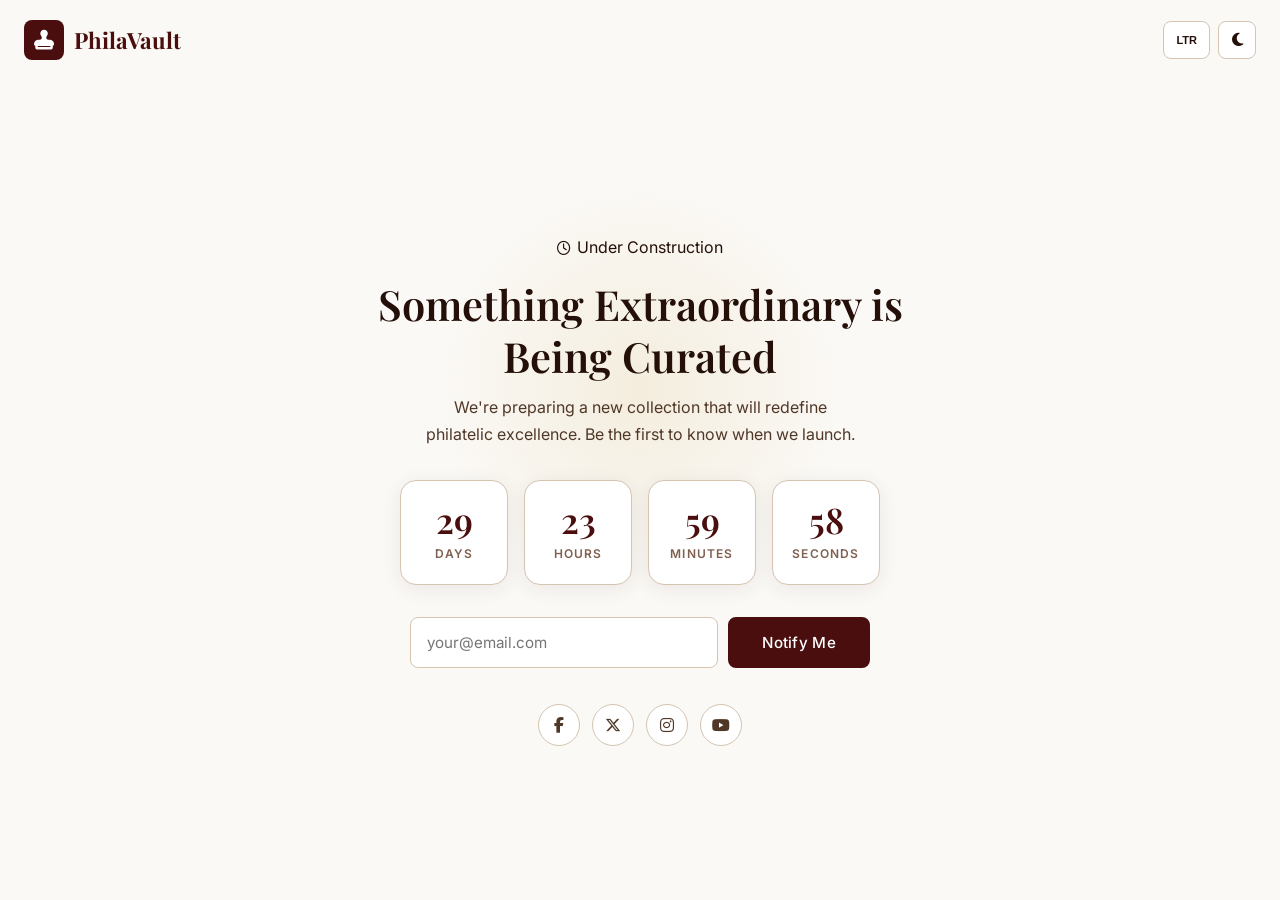
<file: coming-soon.html>
<!DOCTYPE html>
<html lang="en" id="root-html">
<head>
  <meta charset="UTF-8">
  <meta name="viewport" content="width=device-width, initial-scale=1.0">
  <meta name="description" content="This page is coming soon. Subscribe for updates on rare stamp arrivals, specialized auctions, and new collector tools from PhilaVault.">
  <title>Coming Soon — PhilaVault</title>
  <link rel="preconnect" href="https://fonts.googleapis.com">
  <link rel="preconnect" href="https://fonts.gstatic.com" crossorigin>
  <link href="https://fonts.googleapis.com/css2?family=Inter:wght@400;500;600;700&family=Playfair+Display:ital,wght@0,400;0,500;0,600;0,700;1,400&display=swap" rel="stylesheet">
  <link rel="icon" type="image/svg+xml" href="favicon.svg">
  <link rel="stylesheet" href="https://cdnjs.cloudflare.com/ajax/libs/font-awesome/6.5.1/css/all.min.css">
  <link rel="stylesheet" href="assets/css/style.css">
</head>
<body class="fullscreen-page">

  <!-- Top Bar -->
  <div class="fullscreen-topbar">
    <a href="index.html" class="logo" aria-label="PhilaVault Home">
      <div class="logo-icon"><i class="fa-solid fa-stamp"></i></div>
      <span>PhilaVault</span>
    </a>
    <div style="display:flex;gap:0.5rem;">
      <button onclick="toggleRTL()" class="auth-toggle-btn" title="Toggle Direction">
        <span class="dir-label" style="font-size:0.6875rem;font-weight:600;">LTR</span>
      </button>
      <button onclick="toggleTheme()" class="auth-toggle-btn theme-toggle" title="Toggle Theme" aria-label="Toggle dark mode">
        <span class="theme-icon-wrap"><i class="fa-solid fa-moon"></i></span>
      </button>
    </div>
  </div>

  <!-- Content -->
  <main class="fullscreen-content">
    <div style="position:relative;max-width:540px;width:100%;margin:0 auto;">
      <!-- Decorative glow -->
      <div style="position:absolute;top:30%;left:50%;transform:translate(-50%,-50%);width:min(450px, 90vw);height:min(450px, 90vw);background:radial-gradient(circle,rgba(184,134,11,0.1),transparent 65%);border-radius:50%;pointer-events:none;"></div>

      <div style="position:relative;z-index:2;">
        <div class="section-label" style="justify-content:center;margin-bottom:1rem;display:inline-flex;align-items:center;gap:6px;">
          <i class="fa-regular fa-clock" style="font-size:14px;"></i>
          Under Construction
        </div>
        <h1 style="font-size:clamp(1.85rem, 4.5vw, 2.6rem);margin-bottom:0.75rem;line-height:1.25;">Something Extraordinary is Being Curated</h1>
        <p style="color:var(--text-secondary);font-size:1rem;max-width:440px;margin:0 auto;line-height:1.7;">
          We're preparing a new collection that will redefine philatelic excellence. Be the first to know when we launch.
        </p>

        <!-- Countdown -->
        <div class="countdown-grid" id="countdown">
          <div class="countdown-card">
            <div class="countdown-val" id="cd-days">30</div>
            <div class="countdown-lbl">Days</div>
          </div>
          <div class="countdown-card">
            <div class="countdown-val" id="cd-hours">00</div>
            <div class="countdown-lbl">Hours</div>
          </div>
          <div class="countdown-card">
            <div class="countdown-val" id="cd-mins">00</div>
            <div class="countdown-lbl">Minutes</div>
          </div>
          <div class="countdown-card">
            <div class="countdown-val" id="cd-secs">00</div>
            <div class="countdown-lbl">Seconds</div>
          </div>
        </div>

        <!-- Subscribe Form -->
        <form class="subscribe-form" onsubmit="event.preventDefault(); alert('Subscribed! We will notify you when this page launches.'); this.reset();">
          <input type="email" class="form-control" placeholder="your@email.com" required>
          <button type="submit" class="btn btn-primary" style="white-space:nowrap;">Notify Me</button>
        </form>

        <!-- Social Links -->
        <div class="coming-socials">
          <a href="#" class="coming-social-link" aria-label="Facebook">
            <i class="fa-brands fa-facebook-f"></i>
          </a>
          <a href="#" class="coming-social-link" aria-label="Twitter">
            <i class="fa-brands fa-x-twitter"></i>
          </a>
          <a href="#" class="coming-social-link" aria-label="Instagram">
            <i class="fa-brands fa-instagram"></i>
          </a>
          <a href="#" class="coming-social-link" aria-label="YouTube">
            <i class="fa-brands fa-youtube"></i>
          </a>
        </div>
      </div>
    </div>
  </main>

  <script src="components.js"></script>
</body>
</html>
</file>
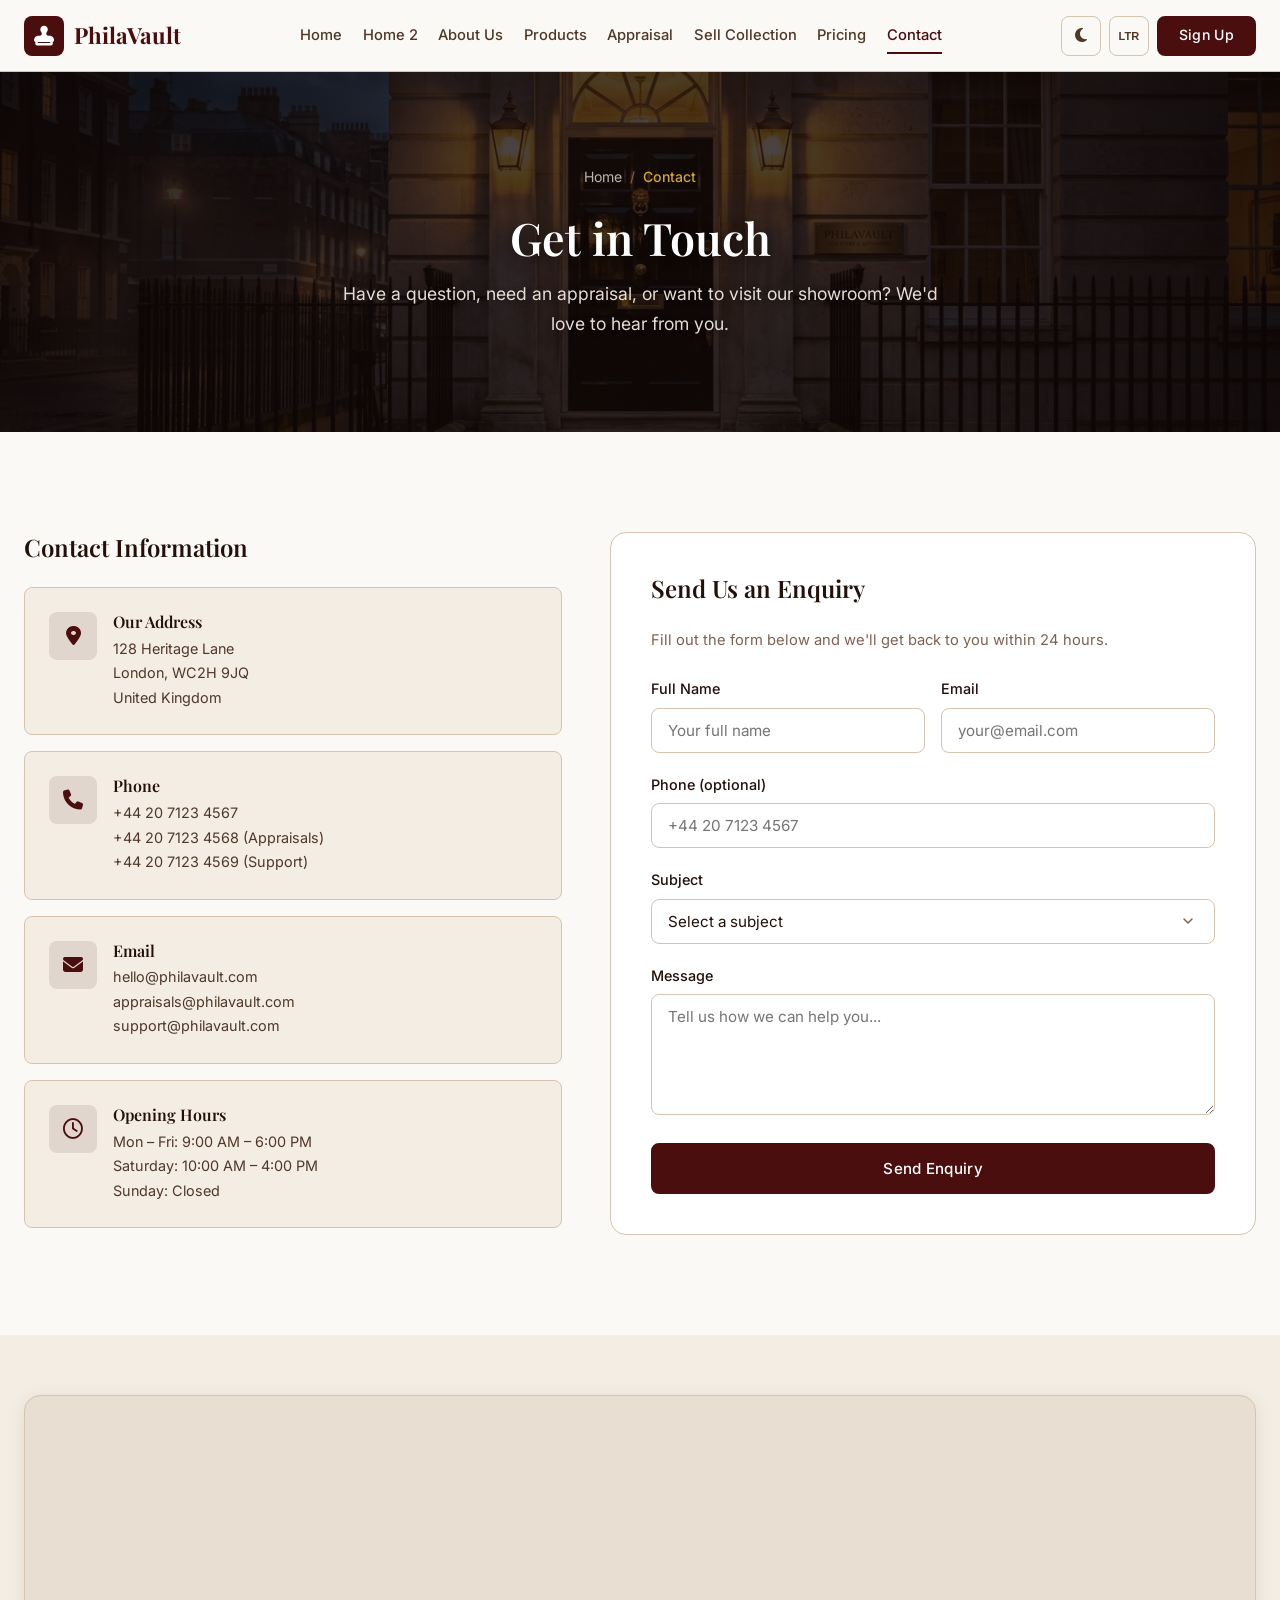
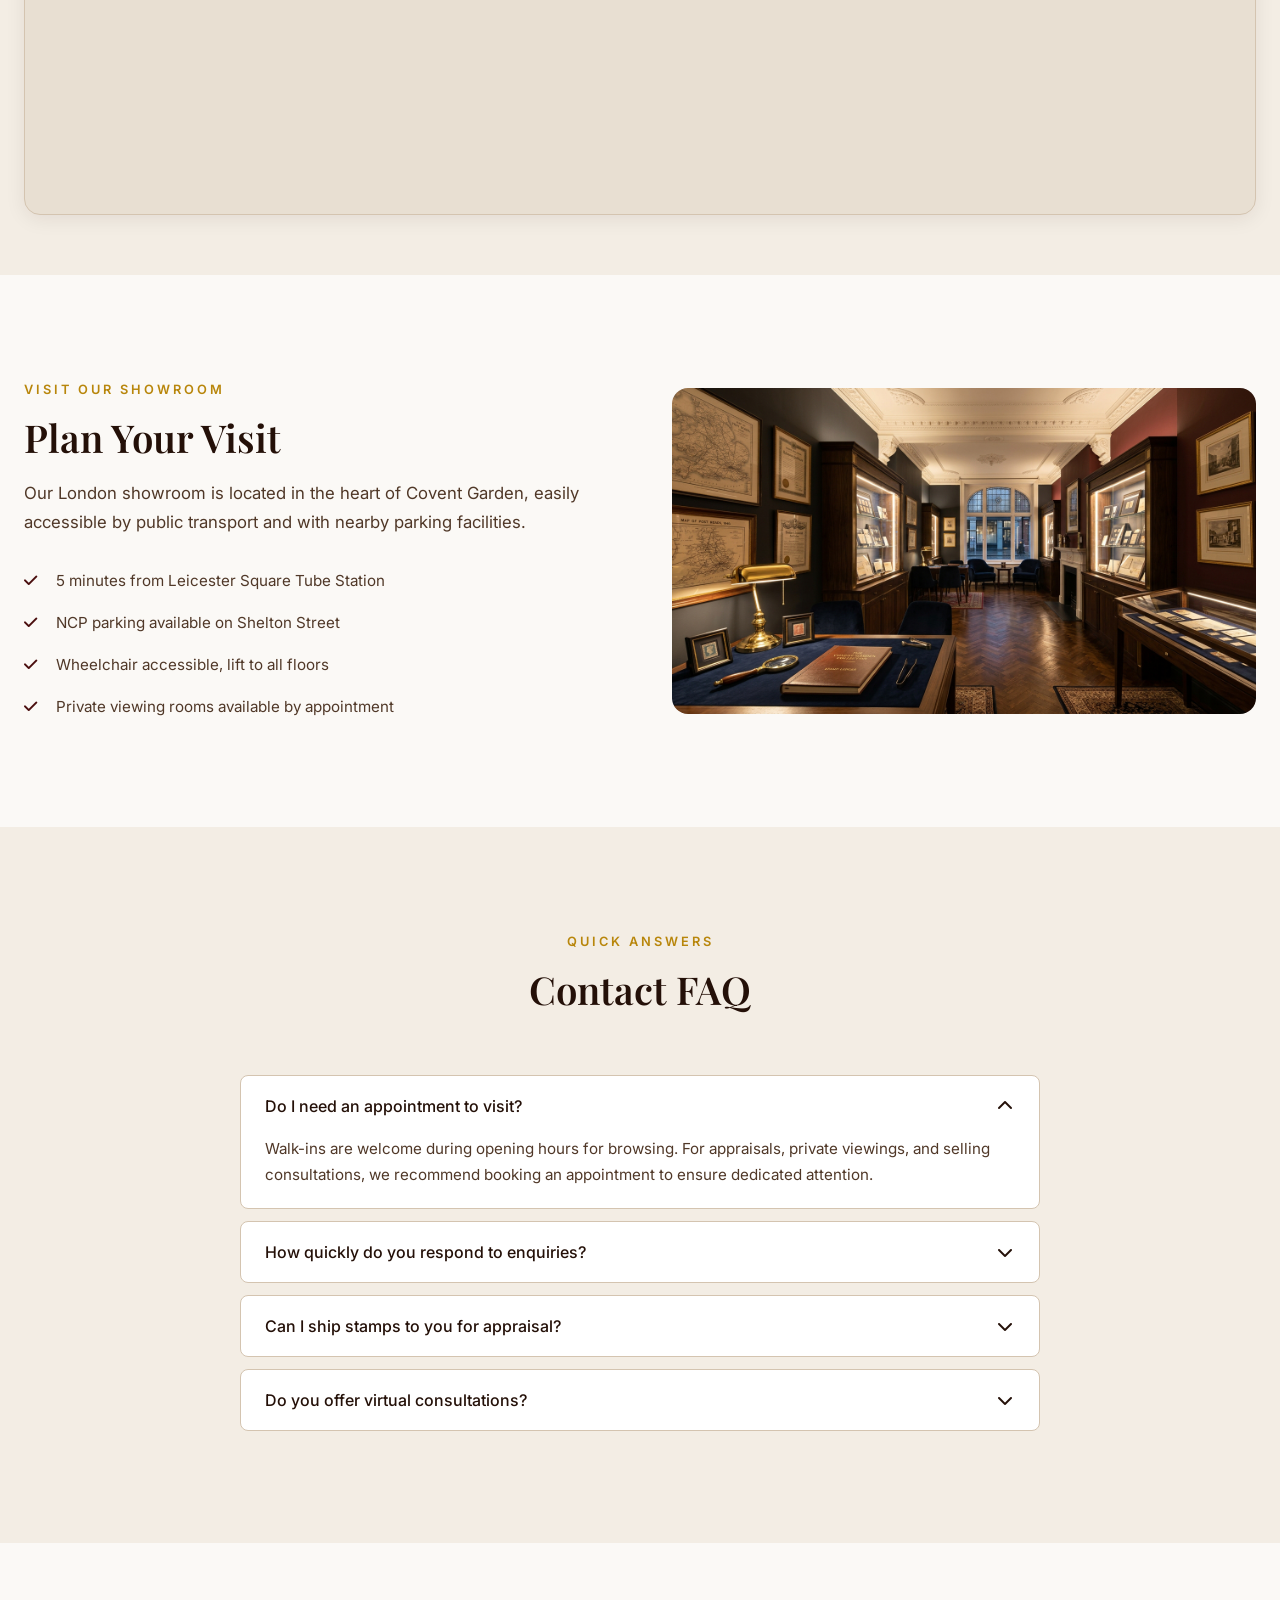
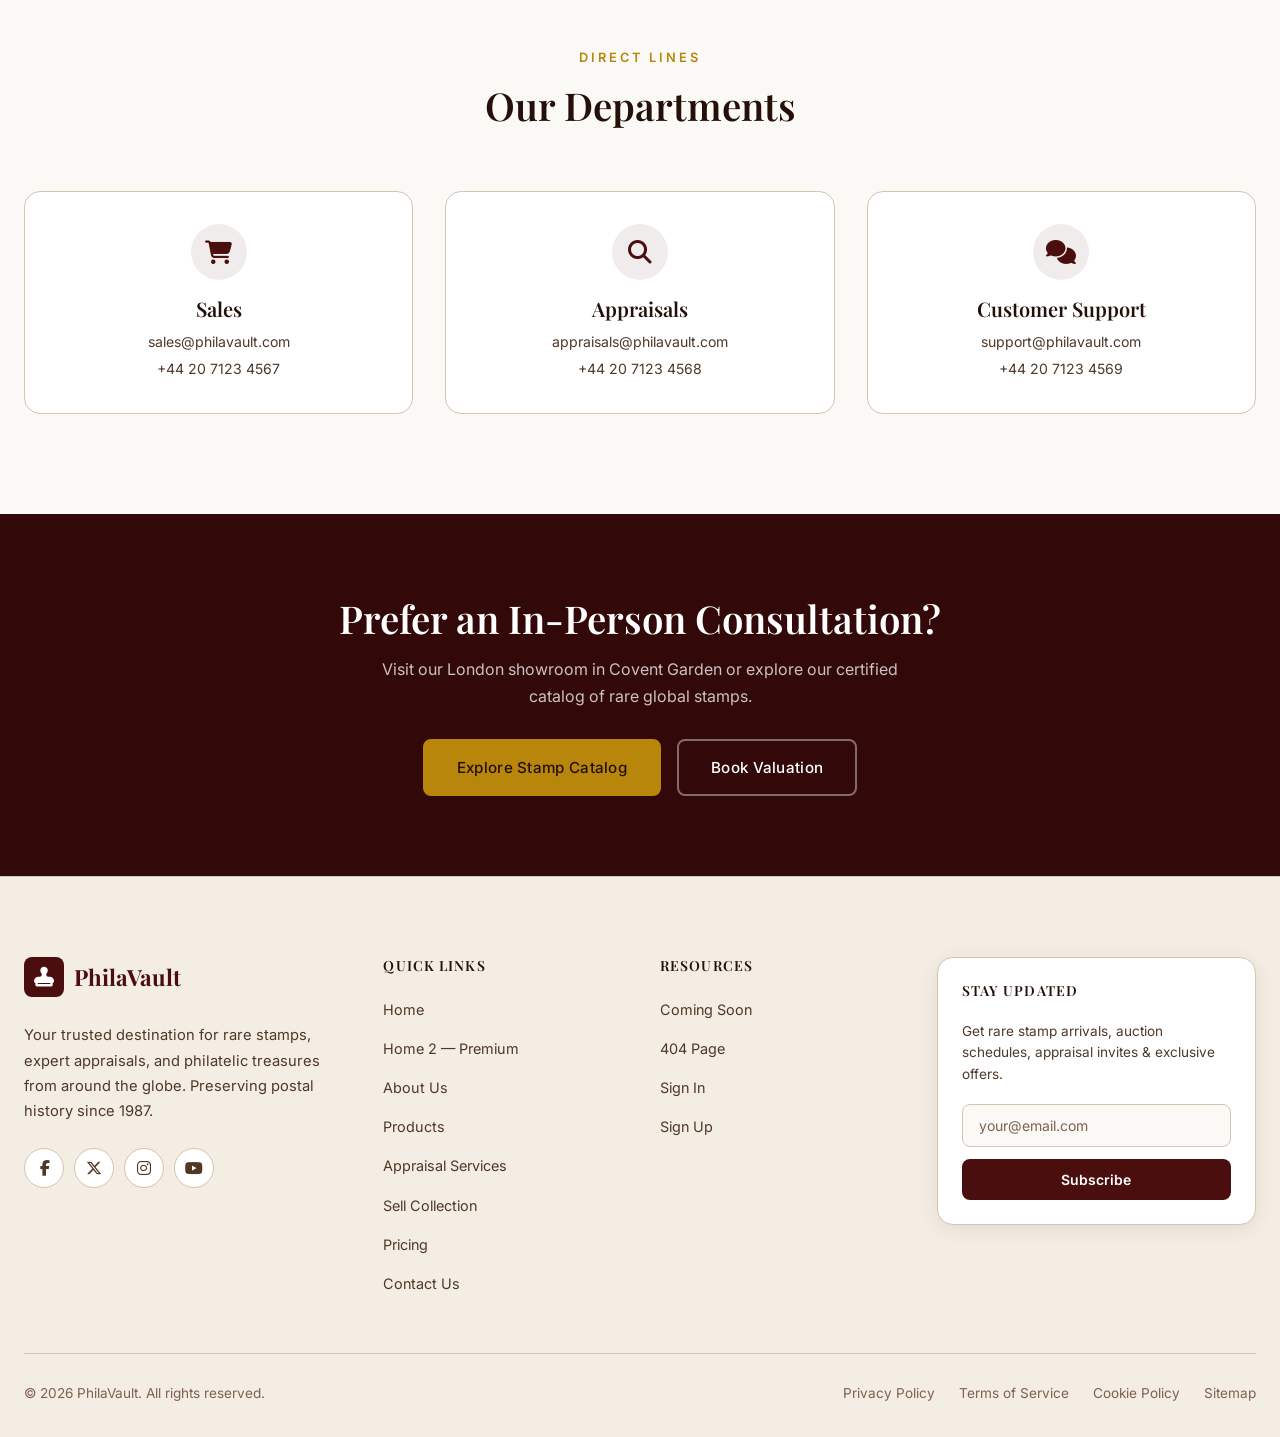
<file: contact.html>
<!DOCTYPE html>
<html lang="en" dir="ltr">
<head>
  <meta charset="UTF-8">
  <meta name="viewport" content="width=device-width, initial-scale=1.0">
  <title>Contact Us — PhilaVault</title>
  <link rel="preconnect" href="https://fonts.googleapis.com">
  <link rel="preconnect" href="https://fonts.gstatic.com" crossorigin>
  <link href="https://fonts.googleapis.com/css2?family=Inter:wght@400;500;600;700&family=Playfair+Display:ital,wght@0,400;0,500;0,600;0,700;1,400&display=swap" rel="stylesheet">
  <link rel="icon" type="image/svg+xml" href="favicon.svg">
  <link rel="stylesheet" href="https://cdnjs.cloudflare.com/ajax/libs/font-awesome/6.5.1/css/all.min.css">
  <link rel="stylesheet" href="assets/css/style.css">
</head>
<body>

  <!-- Page Hero -->
  <section class="page-hero page-hero-contact">
    <div class="container">
      <ul class="breadcrumb-list">
        <li><a href="index.html">Home</a></li>
        <li><span class="current">Contact</span></li>
      </ul>
      <h1>Get in Touch</h1>
      <p>Have a question, need an appraisal, or want to visit our showroom? We'd love to hear from you.</p>
    </div>
  </section>

  <!-- Contact Grid -->
  <section class="section">
    <div class="container">
      <div class="contact-grid fade-in">
        <div>
          <h3 style="margin-bottom:24px;">Contact Information</h3>
          <div class="contact-info-cards-grid">
            <div class="contact-info-card">
              <div class="contact-card-inner">
                <div class="contact-icon">
                  <i class="fa-solid fa-location-dot"></i>
                </div>
                <div>
                  <h4>Our Address</h4>
                  <p>128 Heritage Lane<br>London, WC2H 9JQ<br>United Kingdom</p>
                </div>
              </div>
            </div>
            <div class="contact-info-card">
              <div class="contact-card-inner">
                <div class="contact-icon">
                  <i class="fa-solid fa-phone"></i>
                </div>
                <div>
                  <h4>Phone</h4>
                  <p>+44 20 7123 4567<br>+44 20 7123 4568 (Appraisals)<br>+44 20 7123 4569 (Support)</p>
                </div>
              </div>
            </div>
            <div class="contact-info-card">
              <div class="contact-card-inner">
                <div class="contact-icon">
                  <i class="fa-solid fa-envelope"></i>
                </div>
                <div>
                  <h4>Email</h4>
                  <p>hello@philavault.com<br>appraisals@philavault.com<br>support@philavault.com</p>
                </div>
              </div>
            </div>
            <div class="contact-info-card">
              <div class="contact-card-inner">
                <div class="contact-icon">
                  <i class="fa-regular fa-clock"></i>
                </div>
                <div>
                  <h4>Opening Hours</h4>
                  <p>Mon – Fri: 9:00 AM – 6:00 PM<br>Saturday: 10:00 AM – 4:00 PM<br>Sunday: Closed</p>
                </div>
              </div>
            </div>
          </div>
        </div>

        <div class="contact-form">
          <h3>Send Us an Enquiry</h3>
          <p style="color:var(--text-muted);font-size:0.92rem;margin-bottom:24px;">Fill out the form below and we'll get back to you within 24 hours.</p>
          <form onsubmit="event.preventDefault();">
            <div class="form-row">
              <div class="form-group">
                <label for="contactName">Full Name</label>
                <input type="text" id="contactName" class="form-control" placeholder="Your full name">
              </div>
              <div class="form-group">
                <label for="contactEmail">Email</label>
                <input type="email" id="contactEmail" class="form-control" placeholder="your@email.com">
              </div>
            </div>
            <div class="form-group">
              <label for="contactPhone">Phone (optional)</label>
              <input type="tel" id="contactPhone" class="form-control" placeholder="+44 20 7123 4567">
            </div>
            <div class="form-group">
              <label for="contactSubject">Subject</label>
              <select id="contactSubject" class="form-control">
                <option value="">Select a subject</option>
                <option value="general">General Enquiry</option>
                <option value="appraisal">Appraisal Request</option>
                <option value="sell">Sell My Collection</option>
                <option value="purchase">Stamp Purchase</option>
                <option value="membership">Membership Question</option>
                <option value="shipping">Shipping & Delivery</option>
                <option value="other">Other</option>
              </select>
            </div>
            <div class="form-group">
              <label for="contactMessage">Message</label>
              <textarea id="contactMessage" class="form-control" rows="5" placeholder="Tell us how we can help you..."></textarea>
            </div>
            <button type="submit" class="btn btn-primary" style="width:100%;">Send Enquiry</button>
          </form>
        </div>
      </div>
    </div>
  </section>

  <!-- Map Section -->
  <section class="section section-alt" style="padding:60px 0;">
    <div class="container fade-in">
      <div style="position:relative;height:420px;background:var(--bg-tertiary);border-radius:var(--border-radius-lg);overflow:hidden;border:1px solid var(--border-color);box-shadow:var(--card-shadow);">
        <iframe src="https://www.google.com/maps/embed?pb=!1m18!1m12!1m3!1d2483.0627!2d-0.1246!3d51.5128!2m3!1f0!2f0!3f0!3m2!1i1024!2i768!4f13.1!3m3!1m2!1s0x0%3A0x0!2zNTHCsDMwJzQ2LjEiTiAwwrAwNyczNy40Ilc!5e0!3m2!1sen!2suk!4v1" width="100%" height="100%" style="border:0;" allowfullscreen="" loading="lazy" referrerpolicy="no-referrer-when-downgrade"></iframe>
      </div>
    </div>
  </section>

  <!-- Visit Us -->
  <section class="section">
    <div class="container">
      <div class="section-split fade-in">
        <div class="split-content">
          <span class="section-label">Visit Our Showroom</span>
          <h2>Plan Your Visit</h2>
          <p>Our London showroom is located in the heart of Covent Garden, easily accessible by public transport and with nearby parking facilities.</p>
          <ul style="margin-top:16px;">
            <li style="display:flex;align-items:center;gap:12px;padding:8px 0;color:var(--text-secondary);font-size:0.95rem;">
              <i class="fa-solid fa-check" style="color:var(--primary);width:20px;"></i>
              5 minutes from Leicester Square Tube Station
            </li>
            <li style="display:flex;align-items:center;gap:12px;padding:8px 0;color:var(--text-secondary);font-size:0.95rem;">
              <i class="fa-solid fa-check" style="color:var(--primary);width:20px;"></i>
              NCP parking available on Shelton Street
            </li>
            <li style="display:flex;align-items:center;gap:12px;padding:8px 0;color:var(--text-secondary);font-size:0.95rem;">
              <i class="fa-solid fa-check" style="color:var(--primary);width:20px;"></i>
              Wheelchair accessible, lift to all floors
            </li>
            <li style="display:flex;align-items:center;gap:12px;padding:8px 0;color:var(--text-secondary);font-size:0.95rem;">
              <i class="fa-solid fa-check" style="color:var(--primary);width:20px;"></i>
              Private viewing rooms available by appointment
            </li>
          </ul>
        </div>
        <div class="split-image">
          <img src="assets/images/contact-covent-garden-showroom.jpg" alt="PhilaVault Covent Garden Showroom" loading="lazy">
        </div>
      </div>
    </div>
  </section>

  <!-- FAQ -->
  <section class="section section-alt">
    <div class="container">
      <div class="section-header fade-in"><span class="section-label">Quick Answers</span><h2>Contact FAQ</h2></div>
      <div class="faq-list fade-in">
        <div class="faq-item active">
          <button class="faq-question">Do I need an appointment to visit?<i class="fa-solid fa-chevron-down"></i></button>
          <div class="faq-answer"><p>Walk-ins are welcome during opening hours for browsing. For appraisals, private viewings, and selling consultations, we recommend booking an appointment to ensure dedicated attention.</p></div>
        </div>
        <div class="faq-item">
          <button class="faq-question">How quickly do you respond to enquiries?<i class="fa-solid fa-chevron-down"></i></button>
          <div class="faq-answer"><p>We aim to respond to all enquiries within 24 hours during business days. Urgent matters can be handled by phone during opening hours.</p></div>
        </div>
        <div class="faq-item">
          <button class="faq-question">Can I ship stamps to you for appraisal?<i class="fa-solid fa-chevron-down"></i></button>
          <div class="faq-answer"><p>Yes. We accept stamps via insured post from anywhere in the world. Contact us first and we'll provide detailed packing instructions and, for UK senders, a prepaid shipping label.</p></div>
        </div>
        <div class="faq-item">
          <button class="faq-question">Do you offer virtual consultations?<i class="fa-solid fa-chevron-down"></i></button>
          <div class="faq-answer"><p>Yes, we offer video consultations via Zoom for preliminary discussions, collection overviews, and membership enquiries. These can be booked via email or phone.</p></div>
        </div>
      </div>
    </div>
  </section>

  <!-- Departments -->
  <section class="section">
    <div class="container">
      <div class="section-header fade-in"><span class="section-label">Direct Lines</span><h2>Our Departments</h2></div>
      <div class="grid-3 fade-in">
        <div style="text-align:center;padding:32px;background:var(--card-bg);border:1px solid var(--border-color);border-radius:var(--border-radius-lg);">
          <div style="width:56px;height:56px;border-radius:50%;background:rgba(var(--primary-rgb),0.08);display:flex;align-items:center;justify-content:center;margin:0 auto 16px;">
            <i class="fa-solid fa-cart-shopping" style="font-size:24px;color:var(--primary);"></i>
          </div>
          <h4>Sales</h4>
          <p style="font-size:0.88rem;color:var(--text-secondary);margin:8px 0 4px;">sales@philavault.com</p>
          <p style="font-size:0.88rem;color:var(--text-secondary);">+44 20 7123 4567</p>
        </div>
        <div style="text-align:center;padding:32px;background:var(--card-bg);border:1px solid var(--border-color);border-radius:var(--border-radius-lg);">
          <div style="width:56px;height:56px;border-radius:50%;background:rgba(var(--primary-rgb),0.08);display:flex;align-items:center;justify-content:center;margin:0 auto 16px;">
            <i class="fa-solid fa-magnifying-glass" style="font-size:24px;color:var(--primary);"></i>
          </div>
          <h4>Appraisals</h4>
          <p style="font-size:0.88rem;color:var(--text-secondary);margin:8px 0 4px;">appraisals@philavault.com</p>
          <p style="font-size:0.88rem;color:var(--text-secondary);">+44 20 7123 4568</p>
        </div>
        <div style="text-align:center;padding:32px;background:var(--card-bg);border:1px solid var(--border-color);border-radius:var(--border-radius-lg);">
          <div style="width:56px;height:56px;border-radius:50%;background:rgba(var(--primary-rgb),0.08);display:flex;align-items:center;justify-content:center;margin:0 auto 16px;">
            <i class="fa-solid fa-comments" style="font-size:24px;color:var(--primary);"></i>
          </div>
          <h4>Customer Support</h4>
          <p style="font-size:0.88rem;color:var(--text-secondary);margin:8px 0 4px;">support@philavault.com</p>
          <p style="font-size:0.88rem;color:var(--text-secondary);">+44 20 7123 4569</p>
        </div>
      </div>
    </div>
  </section>

  <!-- CTA -->
  <section style="background:var(--primary-dark);padding:80px 0;">
    <div class="container" style="text-align:center;">
      <div class="fade-in">
        <h2 style="color:#fff;margin-bottom:12px;">Prefer an In-Person Consultation?</h2>
        <p style="color:rgba(255,255,255,0.75);max-width:540px;margin:0 auto 28px;">Visit our London showroom in Covent Garden or explore our certified catalog of rare global stamps.</p>
        <div style="display:flex;gap:16px;justify-content:center;flex-wrap:wrap;">
          <a href="products.html" class="btn btn-gold">Explore Stamp Catalog</a>
          <a href="appraisal.html" class="btn btn-secondary" style="color:#fff;border-color:rgba(255,255,255,0.4);">Book Valuation</a>
        </div>
      </div>
    </div>
  </section>

  <script src="components.js"></script>
</body>
</html>
</file>
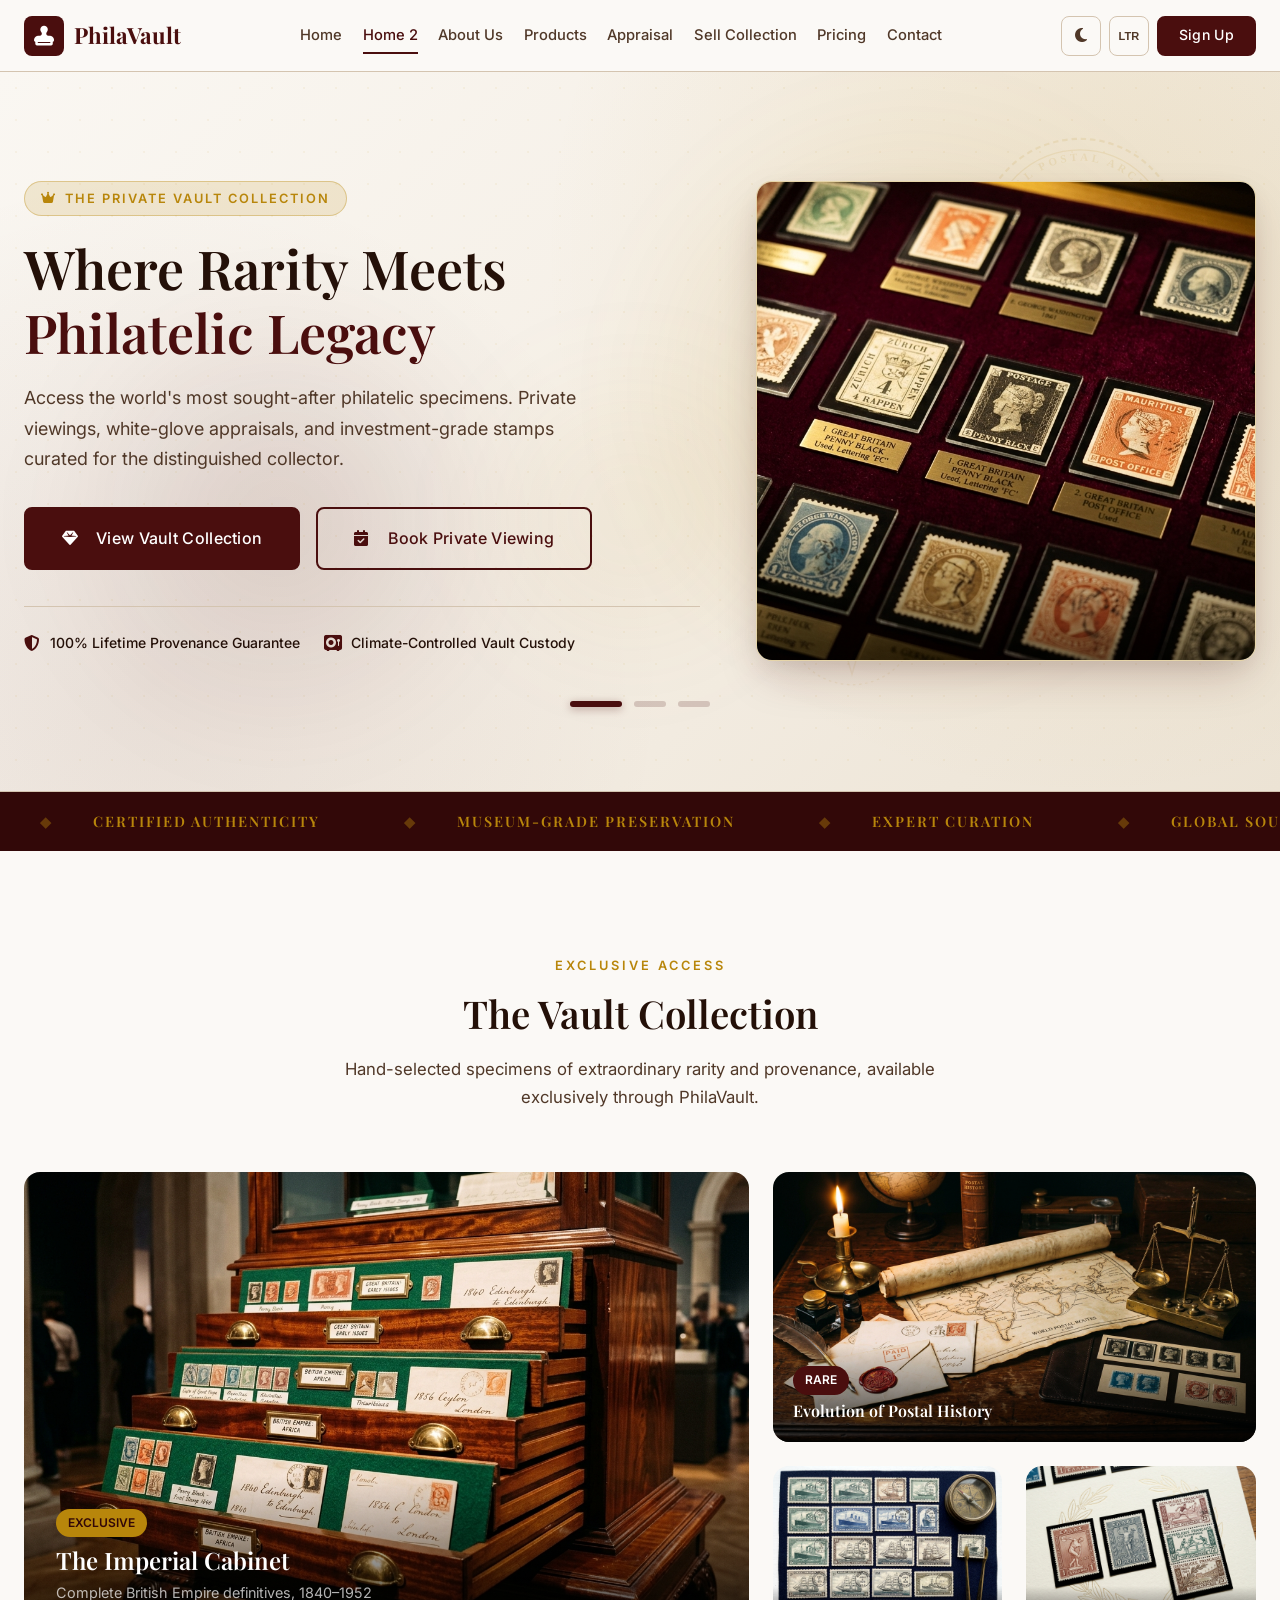
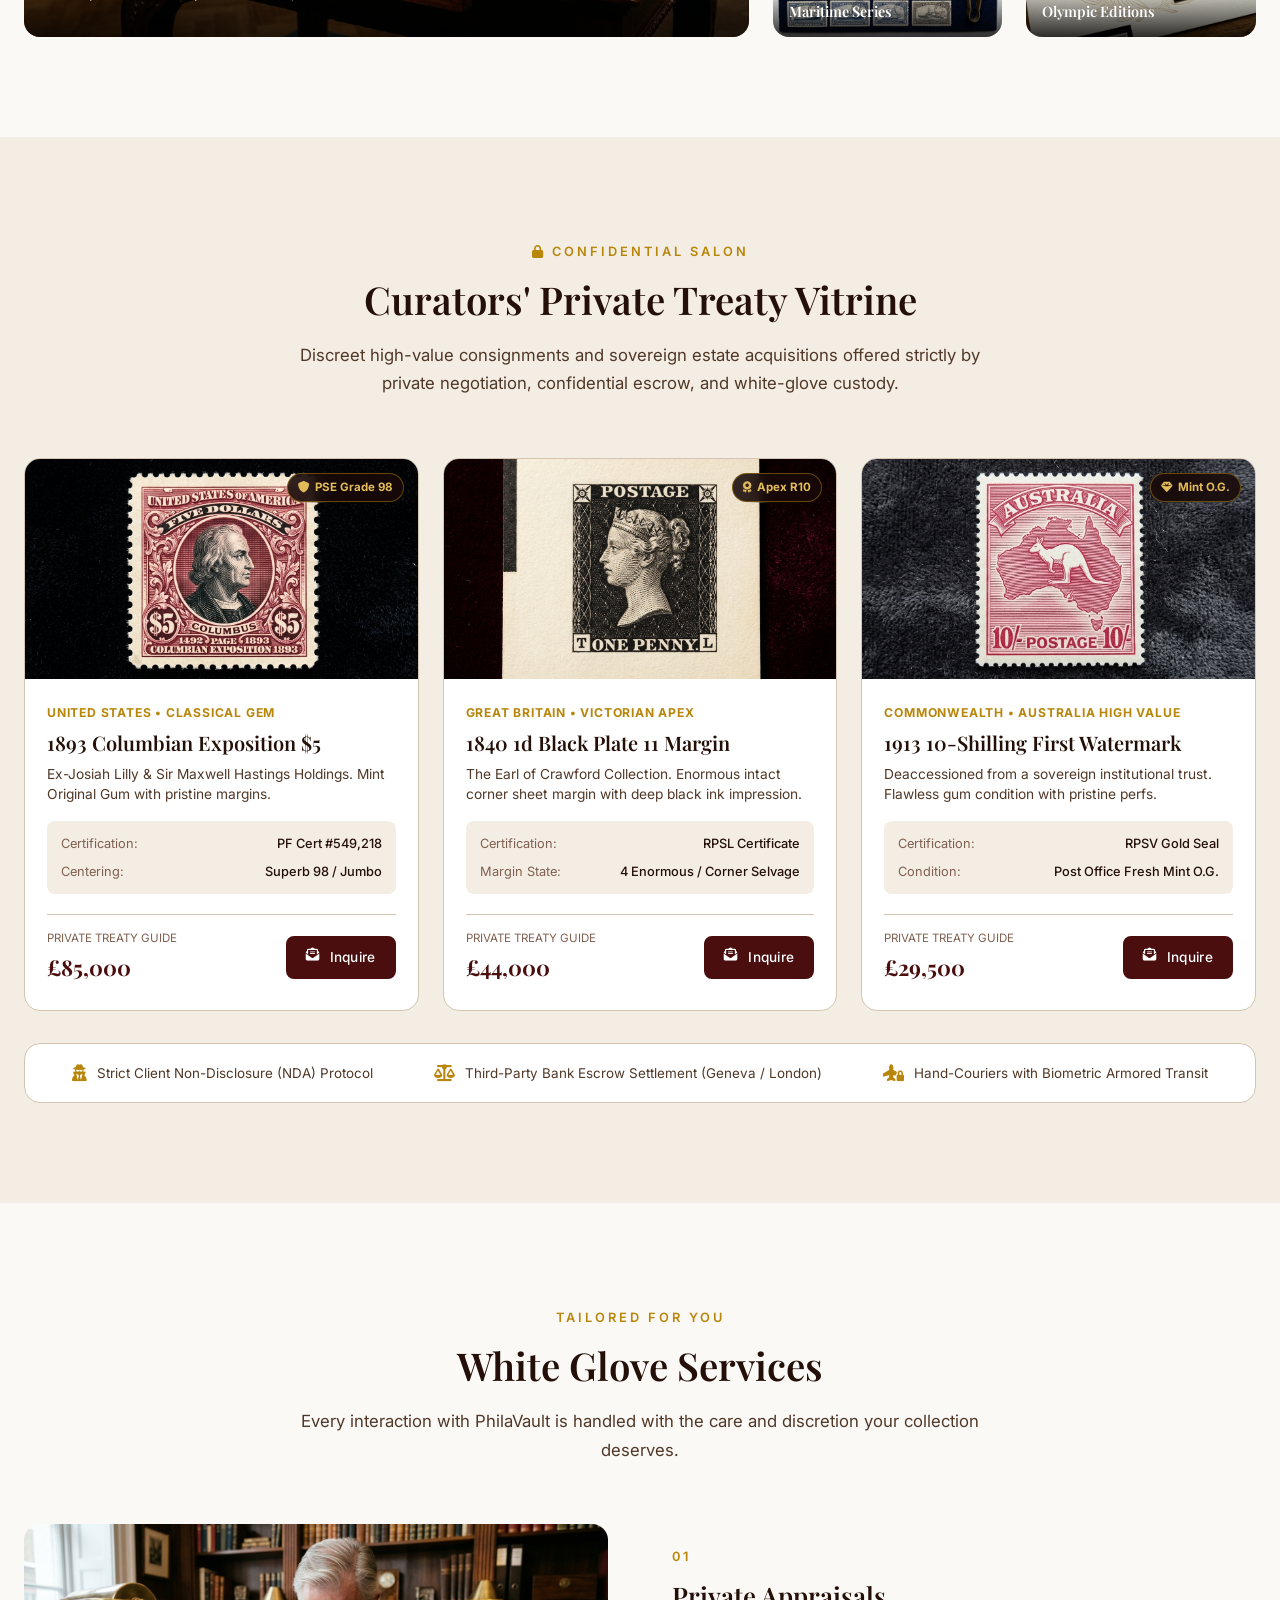
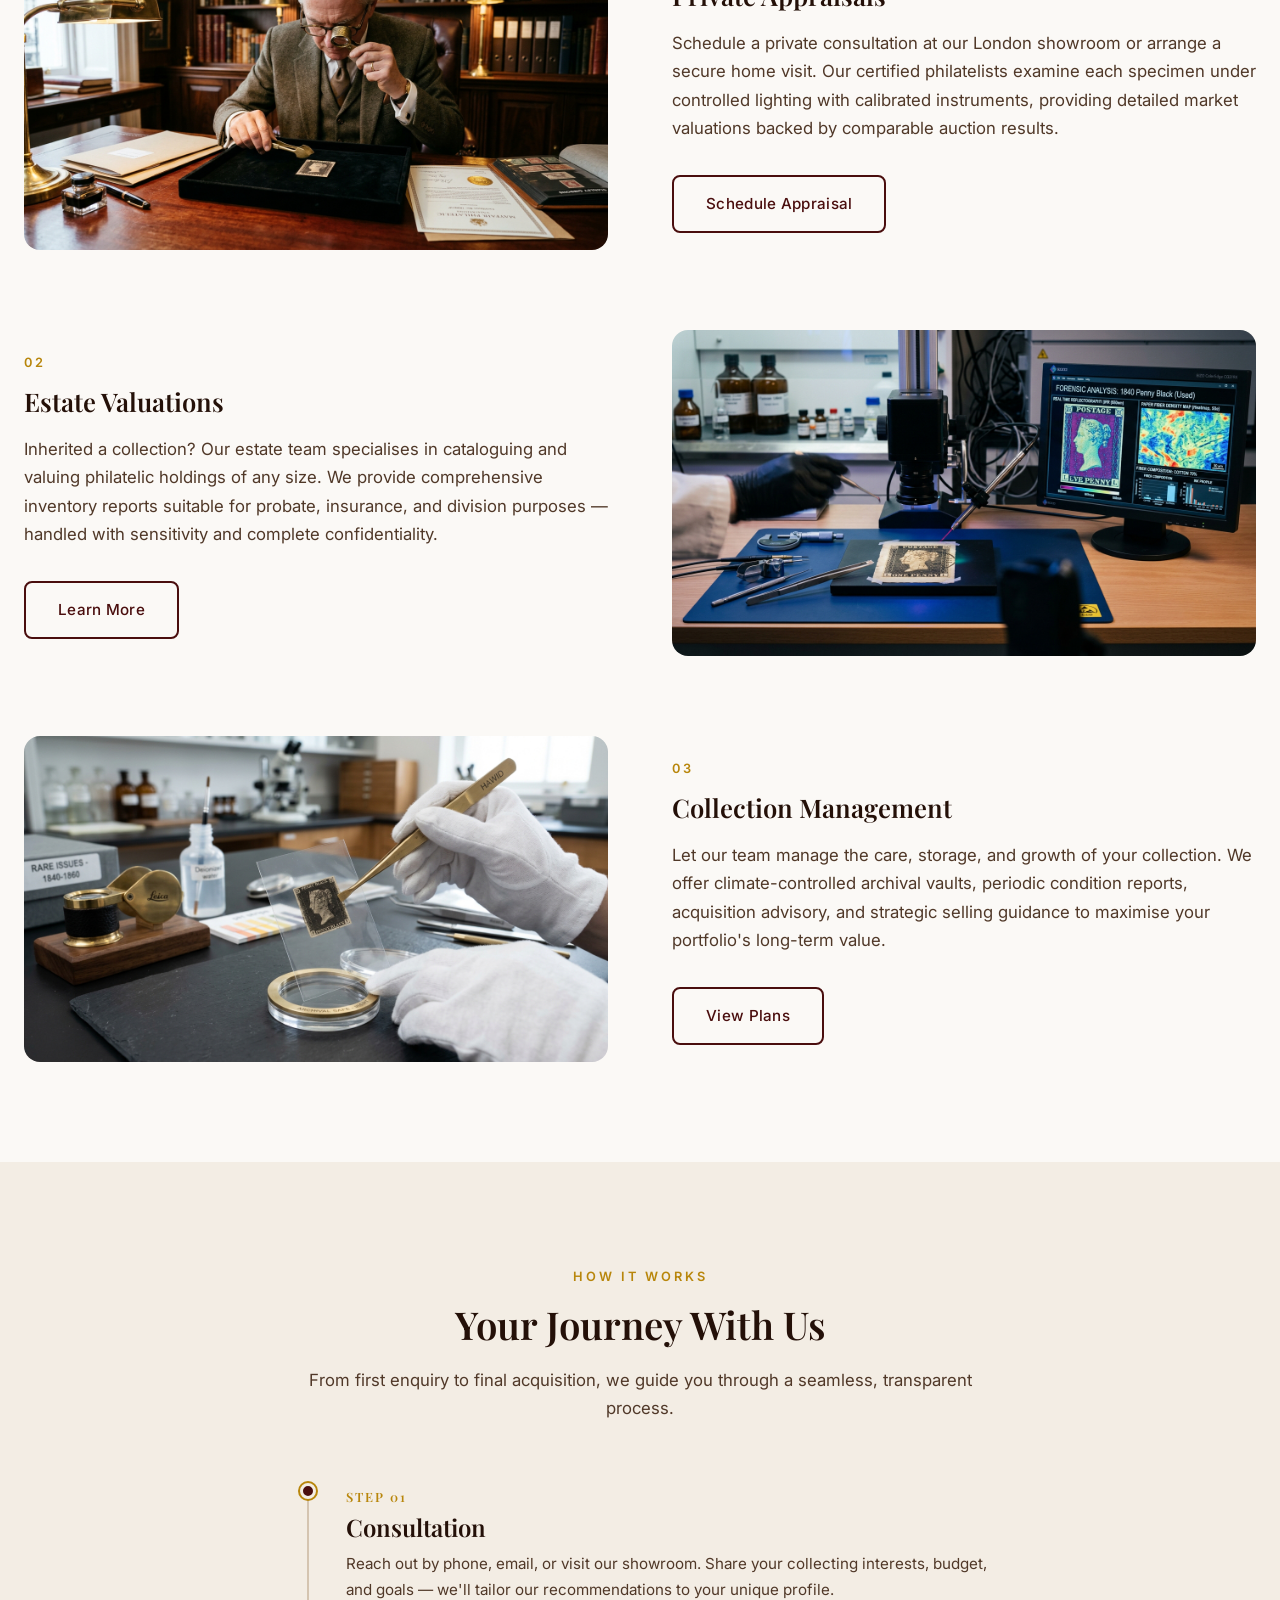
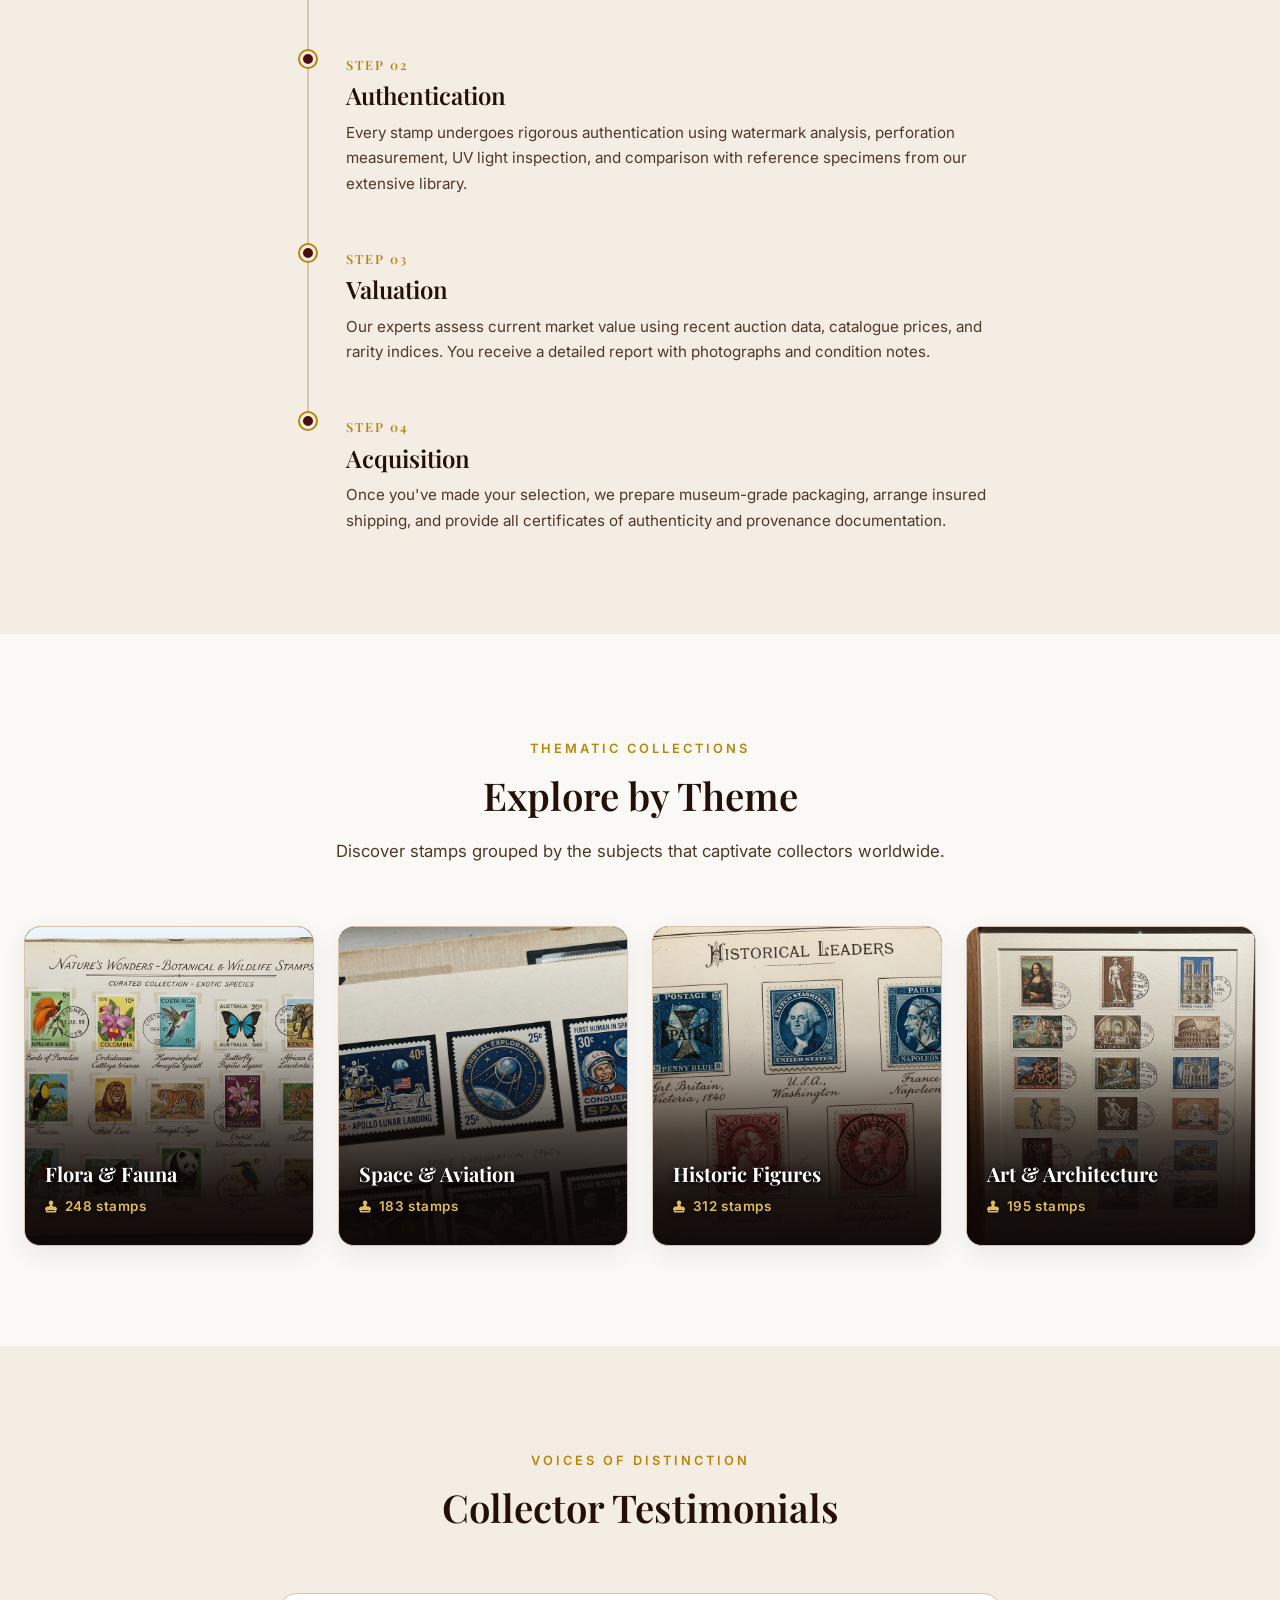
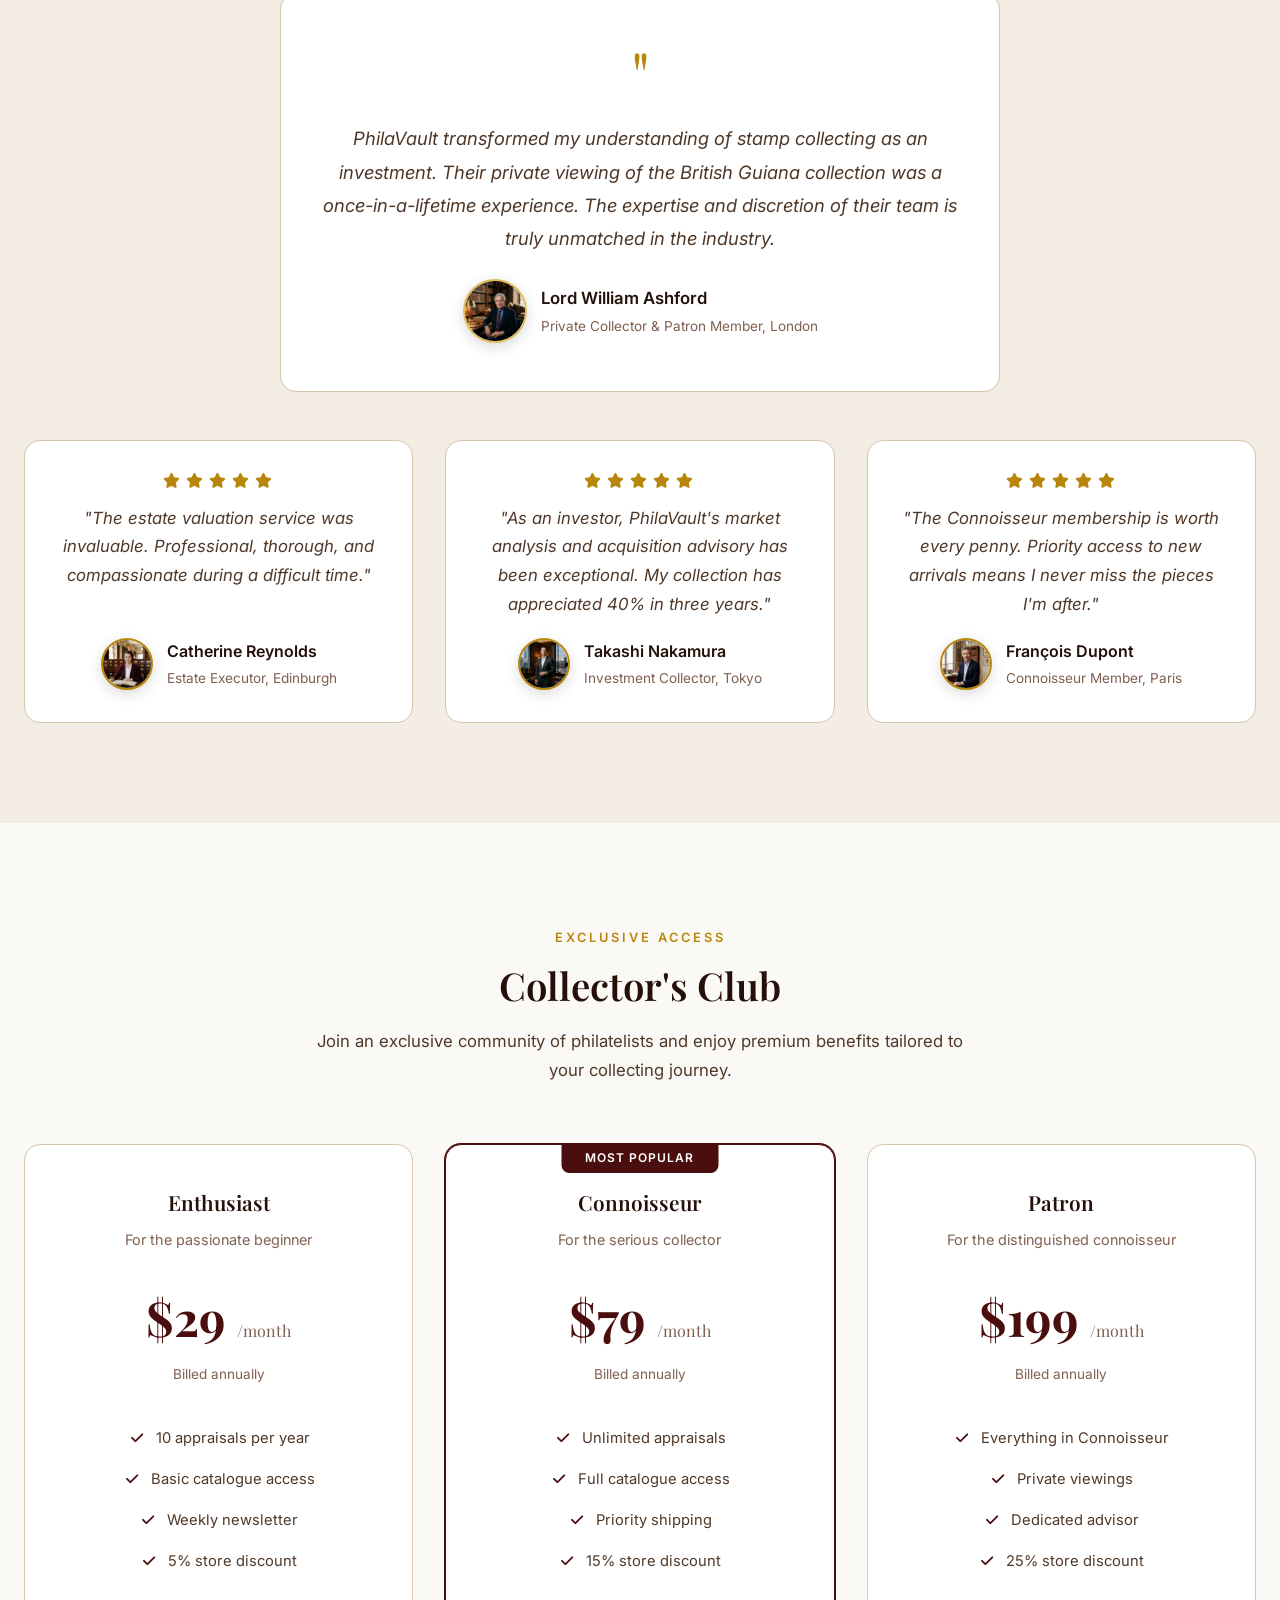
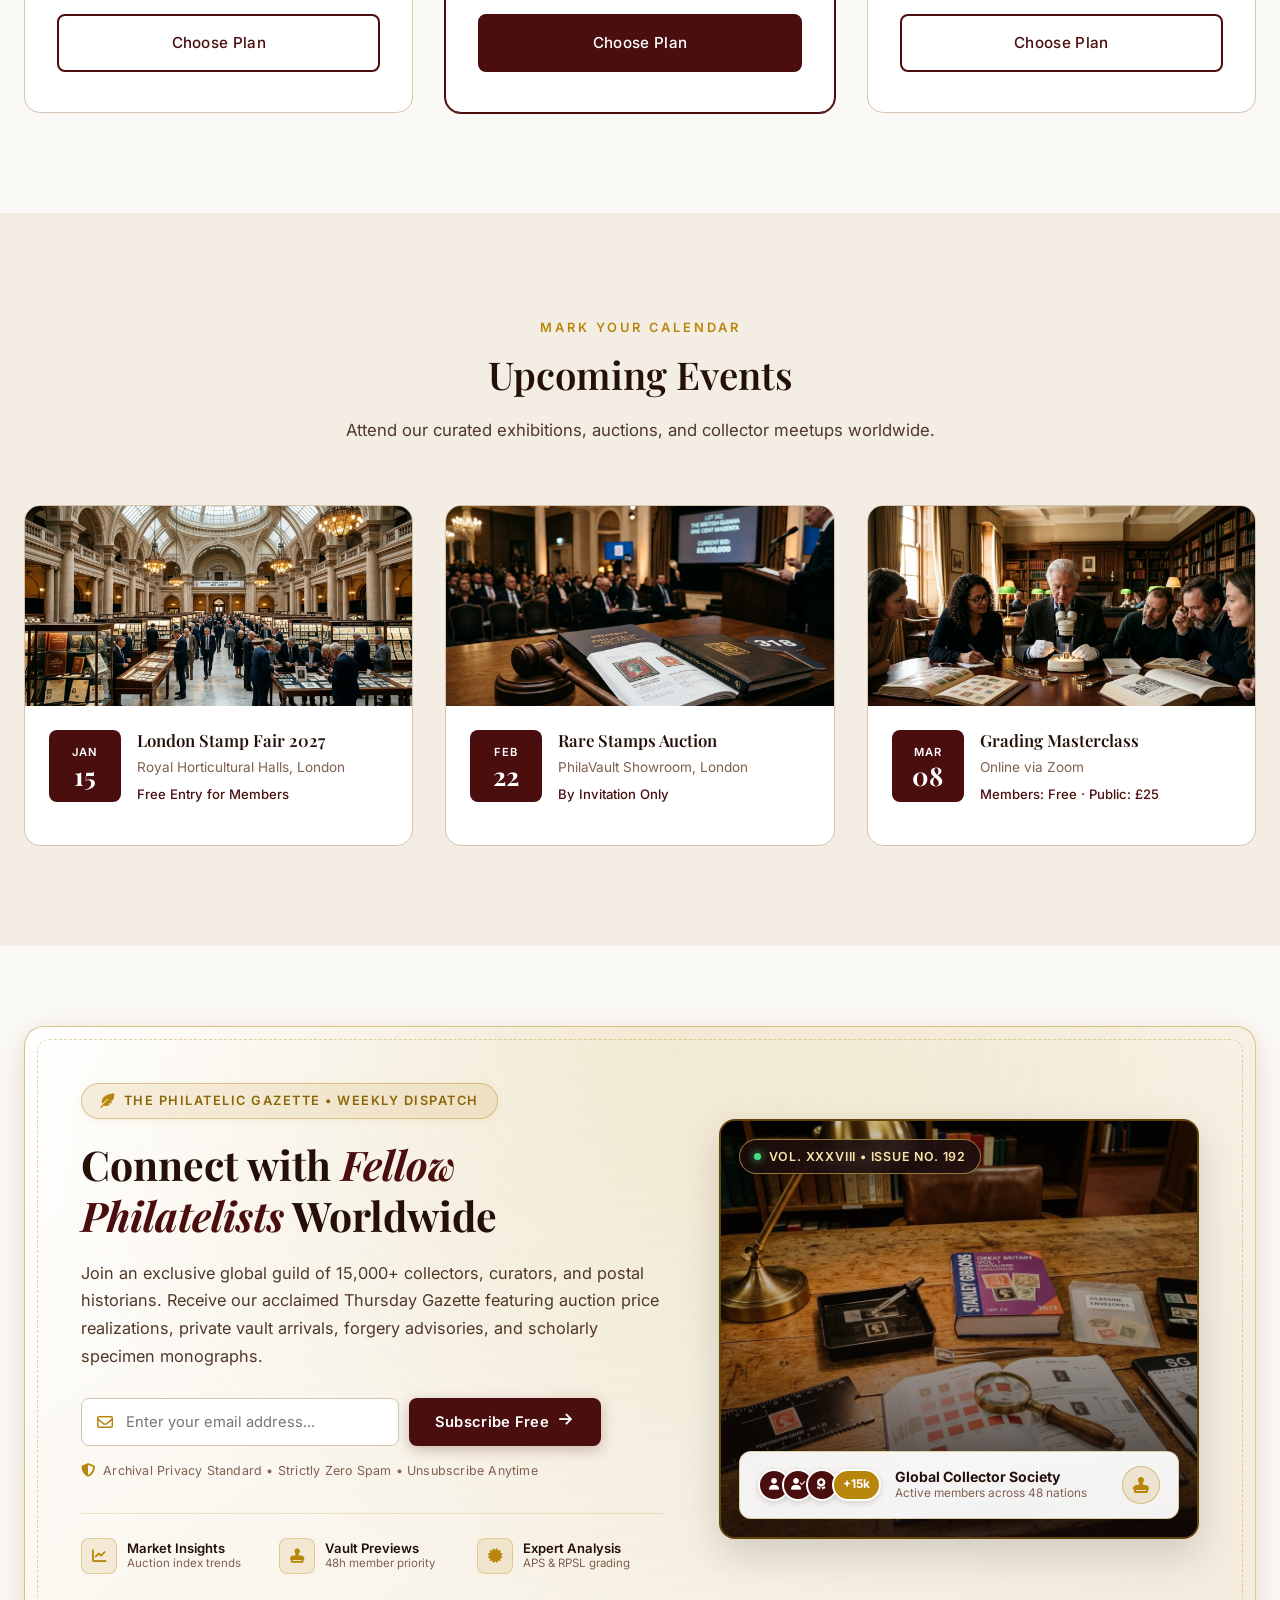
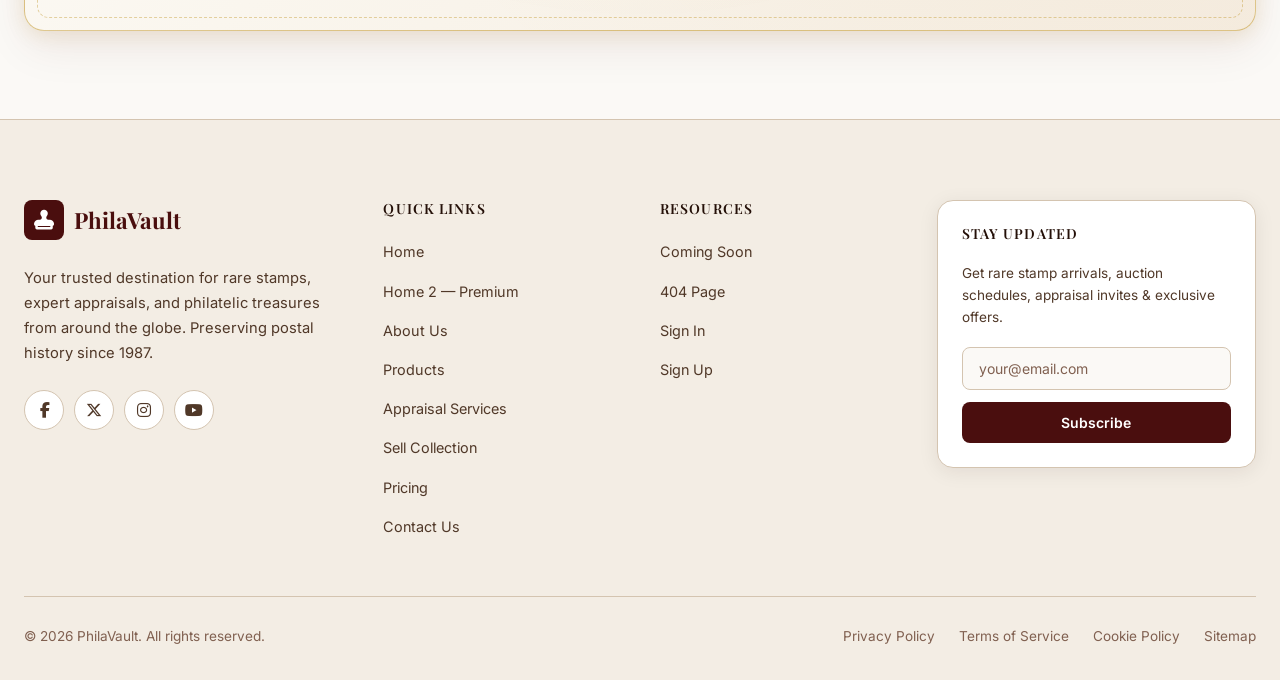
<file: home2.html>
<!DOCTYPE html>
<html lang="en" dir="ltr">
<head>
  <meta charset="UTF-8">
  <meta name="viewport" content="width=device-width, initial-scale=1.0">
  <title>PhilaVault — Premium Stamp Collections | The Vault</title>
  <link rel="preconnect" href="https://fonts.googleapis.com">
  <link rel="preconnect" href="https://fonts.gstatic.com" crossorigin>
  <link href="https://fonts.googleapis.com/css2?family=Inter:wght@400;500;600;700&family=Playfair+Display:ital,wght@0,400;0,500;0,600;0,700;1,400&display=swap" rel="stylesheet">
  <link rel="icon" type="image/svg+xml" href="favicon.svg">
  <link rel="stylesheet" href="https://cdnjs.cloudflare.com/ajax/libs/font-awesome/6.5.1/css/all.min.css">
  <link rel="stylesheet" href="assets/css/style.css">
  <style>
    /* Home 2 Specific Styles */
    .marquee-strip {
      background: var(--primary-dark);
      padding: 16px 0;
      overflow: hidden;
      white-space: nowrap;
    }
    .marquee-track {
      display: inline-block;
      animation: marquee 30s linear infinite;
    }
    .marquee-track span {
      display: inline-block;
      padding: 0 40px;
      font-family: var(--font-heading);
      font-size: 0.9rem;
      font-weight: 600;
      color: var(--secondary);
      letter-spacing: 2px;
      text-transform: uppercase;
    }
    .marquee-track span::before {
      content: '◆';
      margin-right: 40px;
      opacity: 0.4;
    }
    @keyframes marquee {
      0% { transform: translateX(0); }
      100% { transform: translateX(-50%); }
    }

    .masonry-grid {
      display: grid;
      grid-template-columns: 1.2fr 0.8fr;
      grid-template-rows: auto auto;
      gap: 24px;
    }
    .masonry-grid .masonry-large { grid-row: span 2; }

    @media(max-width:768px) {
      .masonry-grid { grid-template-columns: 1fr; }
      .masonry-grid .masonry-large { grid-row: span 1; }
    }

    .v-timeline {
      position: relative;
      padding-left: 56px;
      max-width: 700px;
      margin: 0 auto;
    }
    .v-timeline-item {
      position: relative;
      padding-bottom: 48px;
    }
    .v-timeline-item:last-child {
      padding-bottom: 0;
    }
    /* Connecting vertical line - starts at center of dot 1, ends at center of last dot */
    .v-timeline-item:not(:last-child)::after {
      content: '';
      position: absolute;
      left: -38px;
      top: 8px;
      bottom: -8px;
      width: 2px;
      background: var(--border-color);
      transform: translateX(-50%);
      z-index: 1;
    }
    /* Timeline Node Dot - perfectly aligned and centered with the vertical track */
    .v-timeline-item::before {
      content: '';
      position: absolute;
      left: -38px;
      top: 0;
      width: 16px;
      height: 16px;
      border-radius: 50%;
      background: var(--primary);
      border: 3px solid var(--bg-secondary);
      box-shadow: 0 0 0 2px var(--secondary);
      transform: translateX(-50%);
      z-index: 2;
      transition: transform 0.3s ease, box-shadow 0.3s ease;
    }
    .v-timeline-item:hover::before {
      transform: translateX(-50%) scale(1.2);
      box-shadow: 0 0 0 3px var(--secondary), 0 0 10px rgba(184, 134, 11, 0.45);
    }
    .v-timeline-item .step-num {
      display: inline-block;
      line-height: 1.2;
      font-family: var(--font-heading);
      font-size: 0.8rem;
      font-weight: 600;
      color: var(--secondary);
      text-transform: uppercase;
      letter-spacing: 2px;
      margin-bottom: 8px;
    }
    .v-timeline-item h3 { margin-bottom: 8px; }
    .v-timeline-item p { color: var(--text-secondary); font-size: 0.95rem; }

    [data-theme="dark"] .v-timeline-item::before {
      border-color: var(--bg-secondary);
      box-shadow: 0 0 0 2px var(--secondary);
    }

    /* RTL Support for Vertical Timeline */
    [dir="rtl"] .v-timeline {
      padding-left: 0;
      padding-right: 56px;
    }
    [dir="rtl"] .v-timeline-item:not(:last-child)::after {
      left: auto;
      right: -38px;
      transform: translateX(50%);
    }
    [dir="rtl"] .v-timeline-item::before {
      left: auto;
      right: -38px;
      transform: translateX(50%);
    }
    [dir="rtl"] .v-timeline-item:hover::before {
      transform: translateX(50%) scale(1.2);
    }

    .event-date-badge {
      display: flex;
      flex-direction: column;
      align-items: center;
      justify-content: center;
      width: 72px;
      min-height: 72px;
      background: var(--primary);
      color: #fff;
      border-radius: var(--border-radius);
      flex-shrink: 0;
    }
    .event-date-badge .month {
      font-size: 0.7rem;
      text-transform: uppercase;
      letter-spacing: 1px;
      font-weight: 600;
    }
    .event-date-badge .day {
      font-family: var(--font-heading);
      font-size: 1.6rem;
      font-weight: 700;
      line-height: 1;
    }
  </style>
</head>
<body>

  <!-- ==================== HERO (Split Showcase) ==================== -->
  <section class="hero-home2" id="hero-section">
    <!-- Thematic Philatelic Background Animation & Effects (Home 2 Only) -->
    <div class="hero-home2-theme-bg" aria-hidden="true">
      <!-- Ambient Vault Glowing Orbs with Pulsing Motion -->
      <div class="hero-ambient-1"></div>
      <div class="hero-ambient-2"></div>
      <div class="hero-ambient-3"></div>

      <!-- Philatelic Perforation Lattice Grid Overlay -->
      <div class="home2-perforation-grid"></div>

      <!-- Floating Archival Postal Postmark & Watermark Accents -->
      <div class="home2-postmark-float home2-postmark-cds">
        <svg viewBox="0 0 200 200" fill="none" xmlns="http://www.w3.org/2000/svg">
          <circle cx="100" cy="100" r="92" stroke="currentColor" stroke-width="2" stroke-dasharray="5 3.5"/>
          <circle cx="100" cy="100" r="82" stroke="currentColor" stroke-width="1.2"/>
          <circle cx="100" cy="100" r="54" stroke="currentColor" stroke-width="1"/>
          <path id="cds-text-1" d="M 28 100 A 72 72 0 0 1 172 100" fill="none"/>
          <text font-size="10" font-family="'Cinzel', serif" font-weight="600" letter-spacing="3" fill="currentColor">
            <textPath href="#cds-text-1" startOffset="50%" text-anchor="middle">ROYAL POSTAL ARCHIVE</textPath>
          </text>
          <path id="cds-text-2" d="M 172 100 A 72 72 0 0 1 28 100" fill="none"/>
          <text font-size="9.5" font-family="'Cinzel', serif" font-weight="600" letter-spacing="3.5" fill="currentColor">
            <textPath href="#cds-text-2" startOffset="50%" text-anchor="middle">★ LONDON 1840 ★</textPath>
          </text>
          <text x="100" y="96" font-size="15" font-family="'Playfair Display', serif" font-weight="700" text-anchor="middle" fill="currentColor">PAID</text>
          <text x="100" y="113" font-size="8.5" font-family="'Cinzel', serif" letter-spacing="2" text-anchor="middle" fill="currentColor">VERIFIED</text>
        </svg>
      </div>


      <div class="home2-postmark-float home2-postmark-maltese">
        <svg viewBox="0 0 160 160" fill="none" xmlns="http://www.w3.org/2000/svg">
          <circle cx="80" cy="80" r="74" stroke="currentColor" stroke-width="1.6" stroke-dasharray="3 4"/>
          <path d="M80 18 L94 66 L142 80 L94 94 L80 142 L66 94 L18 80 L66 66 Z" stroke="currentColor" stroke-width="1.8" fill="none"/>
          <circle cx="80" cy="80" r="16" stroke="currentColor" stroke-width="1.4"/>
          <circle cx="80" cy="80" r="6" fill="currentColor"/>
        </svg>
      </div>

      <!-- Thematic Canvas: Gold Specimen Dust, Micro Loupe Glints, and Floating Watermark Motifs -->
      <canvas id="home2-philately-canvas" class="hero-home2-canvas"></canvas>

      <!-- Interactive Loupe / Optical Spotlight Glow -->
      <div class="hero-home2-spotlight" id="heroHome2Spotlight"></div>
    </div>

    <div class="container" style="position:relative;z-index:2;width:100%;">
      <!-- Slides Track -->
      <div id="hero-slides-track">

        <!-- Slide 1: Private Vault Rarities -->
        <div class="hero-split-slide active">
          <div class="hero-home2-grid">
            <!-- Left Column -->
            <div class="fade-in">
              <div class="hero-home2-badge">
                <i class="fa-solid fa-crown"></i> The Private Vault Collection
              </div>
              <h1 class="hero-home2-title">
                Where Rarity Meets <span class="highlight">Philatelic Legacy</span>
              </h1>
              <p class="hero-home2-desc">
                Access the world's most sought-after philatelic specimens. Private viewings, white-glove appraisals, and investment-grade stamps curated for the distinguished collector.
              </p>
              <div class="hero-home2-actions">
                <a href="products.html" class="btn btn-primary btn-lg">
                  <i class="fa-solid fa-gem" style="margin-right:8px;"></i> View Vault Collection
                </a>
                <a href="contact.html" class="btn btn-secondary btn-lg">
                  <i class="fa-solid fa-calendar-check" style="margin-right:8px;"></i> Book Private Viewing
                </a>
              </div>
              <div class="hero-home2-features">
                <div class="hero-home2-feature-item">
                  <i class="fa-solid fa-shield-halved"></i>
                  <span>100% Lifetime Provenance Guarantee</span>
                </div>
                <div class="hero-home2-feature-item">
                  <i class="fa-solid fa-vault"></i>
                  <span>Climate-Controlled Vault Custody</span>
                </div>
              </div>
            </div>

            <!-- Right Column -->
            <div style="position:relative;" class="fade-in">
              <div class="hero-home2-image-wrap">
                <img src="assets/images/hero-home2.jpg" alt="1840 Penny Black and Imperial stamps on velvet" />
                <div class="hero-home2-image-overlay"></div>
              </div>
            </div>
          </div>
        </div>

        <!-- Slide 2: Imperial & Continental Archive -->
        <div class="hero-split-slide">
          <div class="hero-home2-grid">
            <!-- Left Column -->
            <div>
              <div class="hero-home2-badge">
                <i class="fa-solid fa-globe"></i> Global Heritage Archive
              </div>
              <h1 class="hero-home2-title">
                Imperial & Continental <span class="highlight">Masterpieces</span>
              </h1>
              <p class="hero-home2-desc">
                From Victorian Royal Mail issues to rare Asian dynastic cancellations, explore museum-grade sets meticulously preserved with documented pedigree.
              </p>
              <div class="hero-home2-actions">
                <a href="products.html" class="btn btn-primary btn-lg">
                  <i class="fa-solid fa-compass" style="margin-right:8px;"></i> Explore Imperial Series
                </a>
                <a href="sell.html" class="btn btn-secondary btn-lg">
                  <i class="fa-solid fa-scale-balanced" style="margin-right:8px;"></i> Consign Your Archive
                </a>
              </div>
              <div class="hero-home2-features">
                <div class="hero-home2-feature-item">
                  <i class="fa-solid fa-book-bookmark"></i>
                  <span>Documented Archival Pedigree</span>
                </div>
                <div class="hero-home2-feature-item">
                  <i class="fa-solid fa-magnifying-glass"></i>
                  <span>Spectroscopic Paper & Ink Analysis</span>
                </div>
                <div class="hero-home2-feature-item">
                  <i class="fa-solid fa-truck-fast"></i>
                  <span>Fully Insured Global Courier</span>
                </div>
              </div>
            </div>

            <!-- Right Column -->
            <div style="position:relative;">
              <div class="hero-home2-image-wrap">
                <img src="assets/images/home2-imperial-commonwealth-display.jpg" alt="Victorian Royal Mail and European imperial stamps" />
                <div class="hero-home2-image-overlay"></div>
              </div>
            </div>
          </div>
        </div>

        <!-- Slide 3: White-Glove Advisory & Valuation -->
        <div class="hero-split-slide">
          <div class="hero-home2-grid">
            <!-- Left Column -->
            <div>
              <div class="hero-home2-badge">
                <i class="fa-solid fa-feather-pointed"></i> White-Glove Advisory
              </div>
              <h1 class="hero-home2-title">
                Certified Valuation & <span class="highlight">Private Acquisitions</span>
              </h1>
              <p class="hero-home2-desc">
                Confidential portfolio advisory and institutional estate appraisals conducted by accredited philatelic judges and former auction-house specialists.
              </p>
              <div class="hero-home2-actions">
                <a href="appraisal.html" class="btn btn-primary btn-lg">
                  <i class="fa-solid fa-certificate" style="margin-right:8px;"></i> Request Private Valuation
                </a>
                <a href="pricing.html" class="btn btn-secondary btn-lg">
                  <i class="fa-solid fa-crown" style="margin-right:8px;"></i> Collector Memberships
                </a>
              </div>
              <div class="hero-home2-features">
                <div class="hero-home2-feature-item">
                  <i class="fa-solid fa-gavel"></i>
                  <span>Private Treaty & Auction Guidance</span>
                </div>
                <div class="hero-home2-feature-item">
                  <i class="fa-solid fa-chart-line"></i>
                  <span>Market Index & Rarity Benchmarks</span>
                </div>
                <div class="hero-home2-feature-item">
                  <i class="fa-solid fa-user-shield"></i>
                  <span>Complete Client Confidentiality</span>
                </div>
              </div>
            </div>

            <!-- Right Column -->
            <div style="position:relative;">
              <div class="hero-home2-image-wrap">
                <img src="assets/images/hero2-valuation-consult.jpg" alt="Master philatelist examining rare specimens with loupe" />
                <div class="hero-home2-image-overlay"></div>
              </div>
            </div>
          </div>
        </div>

      </div>

      <!-- Hero Dots Indicators -->
      <div class="hero-home2-nav">
        <button class="hero-home2-dot active" aria-label="Slide 1"></button>
        <button class="hero-home2-dot" aria-label="Slide 2"></button>
        <button class="hero-home2-dot" aria-label="Slide 3"></button>
      </div>
    </div>
  </section>

  <!-- ==================== MARQUEE TRUST STRIP ==================== -->
  <div class="marquee-strip">
    <div class="marquee-track">
      <span>Certified Authenticity</span>
      <span>Museum-Grade Preservation</span>
      <span>Expert Curation</span>
      <span>Global Sourcing</span>
      <span>Insurance Coverage</span>
      <span>Private Viewings</span>
      <span>Investment Advisory</span>
      <span>Certified Authenticity</span>
      <span>Museum-Grade Preservation</span>
      <span>Expert Curation</span>
      <span>Global Sourcing</span>
      <span>Insurance Coverage</span>
      <span>Private Viewings</span>
      <span>Investment Advisory</span>
    </div>
  </div>

  <!-- ==================== VAULT COLLECTION (Masonry) ==================== -->
  <section class="section">
    <div class="container">
      <div class="section-header fade-in">
        <span class="section-label">Exclusive Access</span>
        <h2>The Vault Collection</h2>
        <p>Hand-selected specimens of extraordinary rarity and provenance, available exclusively through PhilaVault.</p>
      </div>
      <div class="masonry-grid fade-in">
        <div class="masonry-large" style="position:relative;border-radius:var(--border-radius-lg);overflow:hidden;">
          <img src="assets/images/home2-imperial-cabinet-vitrine.jpg" alt="Premium mahogany stamp case" style="width:100%;height:100%;object-fit:cover;min-height:400px;">
          <div style="position:absolute;bottom:0;left:0;right:0;padding:32px;background:linear-gradient(transparent,rgba(0,0,0,0.8));">
            <span style="display:inline-block;background:var(--secondary);color:var(--primary-dark);padding:4px 12px;border-radius:100px;font-size:0.75rem;font-weight:600;margin-bottom:8px;">EXCLUSIVE</span>
            <h3 style="color:#fff;margin-bottom:4px;">The Imperial Cabinet</h3>
            <p style="color:rgba(255,255,255,0.7);font-size:0.9rem;">Complete British Empire definitives, 1840–1952</p>
          </div>
        </div>
        <div style="border-radius:var(--border-radius-lg);overflow:hidden;position:relative;">
          <img src="assets/images/home2-history-timeline-scroll.jpg" alt="Stamp history evolution" style="width:100%;height:100%;object-fit:cover;min-height:180px;">
          <div style="position:absolute;bottom:0;left:0;right:0;padding:20px;background:linear-gradient(transparent,rgba(0,0,0,0.8));">
            <span style="display:inline-block;background:var(--primary);color:#fff;padding:4px 12px;border-radius:100px;font-size:0.75rem;font-weight:600;margin-bottom:6px;">RARE</span>
            <h4 style="color:#fff;font-size:1rem;">Evolution of Postal History</h4>
          </div>
        </div>
        <div style="display:grid;grid-template-columns:1fr 1fr;gap:24px;">
          <div style="border-radius:var(--border-radius-lg);overflow:hidden;position:relative;">
            <img src="assets/images/theme-maritime-ocean-liners.jpg" alt="Maritime stamps" style="width:100%;height:100%;object-fit:cover;min-height:160px;">
            <div style="position:absolute;bottom:0;left:0;right:0;padding:16px;background:linear-gradient(transparent,rgba(0,0,0,0.8));">
              <h4 style="color:#fff;font-size:0.9rem;">Maritime Series</h4>
            </div>
          </div>
          <div style="border-radius:var(--border-radius-lg);overflow:hidden;position:relative;">
            <img src="assets/images/theme-olympic-games-athens-helsinki.jpg" alt="Olympic stamps" style="width:100%;height:100%;object-fit:cover;min-height:160px;">
            <div style="position:absolute;bottom:0;left:0;right:0;padding:16px;background:linear-gradient(transparent,rgba(0,0,0,0.8));">
              <h4 style="color:#fff;font-size:0.9rem;">Olympic Editions</h4>
            </div>
          </div>
        </div>
      </div>
    </div>
  </section>

  <!-- ==================== NEW SECTION 1: CURATORS' PRIVATE TREATY VITRINE ==================== -->
  <section class="section section-alt private-treaty-section" id="privateTreatySection">
    <div class="container">
      <div class="section-header fade-in">
        <span class="section-label"><i class="fa-solid fa-lock"></i> Confidential Salon</span>
        <h2>Curators' Private <span class="highlight">Treaty Vitrine</span></h2>
        <p>Discreet high-value consignments and sovereign estate acquisitions offered strictly by private negotiation, confidential escrow, and white-glove custody.</p>
      </div>

      <div class="treaty-grid fade-in">
        <!-- Treaty Item 1 -->
        <div class="treaty-card">
          <div class="treaty-media">
            <img src="assets/images/product-us-columbian-five-dollar.jpg" alt="1893 Columbian Exposition 5 dollar specimen" loading="lazy">
            <span class="treaty-badge-gold"><i class="fa-solid fa-shield"></i> PSE Grade 98</span>
          </div>
          <div class="treaty-content">
            <div class="treaty-meta">United States &bull; Classical Gem</div>
            <h3 class="treaty-title">1893 Columbian Exposition $5</h3>
            <p class="treaty-provenance">Ex-Josiah Lilly &amp; Sir Maxwell Hastings Holdings. Mint Original Gum with pristine margins.</p>
            <div class="treaty-specs">
              <div class="treaty-spec-row">
                <span>Certification:</span>
                <strong>PF Cert #549,218</strong>
              </div>
              <div class="treaty-spec-row">
                <span>Centering:</span>
                <strong>Superb 98 / Jumbo</strong>
              </div>
            </div>
            <div class="treaty-footer">
              <div class="treaty-price">
                <span class="price-label">Private Treaty Guide</span>
                <span class="price-val">£85,000</span>
              </div>
              <a href="contact.html?inquiry=1893-columbian-5" class="btn btn-primary btn-sm treaty-btn">
                <i class="fa-solid fa-envelope-open-text"></i>
                <span>Inquire</span>
              </a>
            </div>
          </div>
        </div>

        <!-- Treaty Item 2 -->
        <div class="treaty-card">
          <div class="treaty-media">
            <img src="assets/images/treaty-1840-penny-black-plate11.jpg" alt="1840 Penny Black Plate 11 Sheet Margin" loading="lazy">
            <span class="treaty-badge-gold"><i class="fa-solid fa-award"></i> Apex R10</span>
          </div>
          <div class="treaty-content">
            <div class="treaty-meta">Great Britain &bull; Victorian Apex</div>
            <h3 class="treaty-title">1840 1d Black Plate 11 Margin</h3>
            <p class="treaty-provenance">The Earl of Crawford Collection. Enormous intact corner sheet margin with deep black ink impression.</p>
            <div class="treaty-specs">
              <div class="treaty-spec-row">
                <span>Certification:</span>
                <strong>RPSL Certificate</strong>
              </div>
              <div class="treaty-spec-row">
                <span>Margin State:</span>
                <strong>4 Enormous / Corner Selvage</strong>
              </div>
            </div>
            <div class="treaty-footer">
              <div class="treaty-price">
                <span class="price-label">Private Treaty Guide</span>
                <span class="price-val">£44,000</span>
              </div>
              <a href="contact.html?inquiry=1840-penny-black-plate11" class="btn btn-primary btn-sm treaty-btn">
                <i class="fa-solid fa-envelope-open-text"></i>
                <span>Inquire</span>
              </a>
            </div>
          </div>
        </div>

        <!-- Treaty Item 3 -->
        <div class="treaty-card">
          <div class="treaty-media">
            <img src="assets/images/treaty-1913-australia-kangaroo-10s.jpg" alt="1913 Kangaroo &amp; Map 10s Deep Aniline Pink" loading="lazy">
            <span class="treaty-badge-gold"><i class="fa-solid fa-gem"></i> Mint O.G.</span>
          </div>
          <div class="treaty-content">
            <div class="treaty-meta">Commonwealth &bull; Australia High Value</div>
            <h3 class="treaty-title">1913 10-Shilling First Watermark</h3>
            <p class="treaty-provenance">Deaccessioned from a sovereign institutional trust. Flawless gum condition with pristine perfs.</p>
            <div class="treaty-specs">
              <div class="treaty-spec-row">
                <span>Certification:</span>
                <strong>RPSV Gold Seal</strong>
              </div>
              <div class="treaty-spec-row">
                <span>Condition:</span>
                <strong>Post Office Fresh Mint O.G.</strong>
              </div>
            </div>
            <div class="treaty-footer">
              <div class="treaty-price">
                <span class="price-label">Private Treaty Guide</span>
                <span class="price-val">£29,500</span>
              </div>
              <a href="contact.html?inquiry=1913-kangaroo-10s" class="btn btn-primary btn-sm treaty-btn">
                <i class="fa-solid fa-envelope-open-text"></i>
                <span>Inquire</span>
              </a>
            </div>
          </div>
        </div>
      </div>

      <!-- Treaty Trust Bar -->
      <div class="treaty-trust-bar fade-in">
        <div class="treaty-trust-item">
          <i class="fa-solid fa-user-secret"></i>
          <span>Strict Client Non-Disclosure (NDA) Protocol</span>
        </div>
        <div class="treaty-trust-item">
          <i class="fa-solid fa-scale-balanced"></i>
          <span>Third-Party Bank Escrow Settlement (Geneva / London)</span>
        </div>
        <div class="treaty-trust-item">
          <i class="fa-solid fa-plane-lock"></i>
          <span>Hand-Couriers with Biometric Armored Transit</span>
        </div>
      </div>
    </div>
  </section>

  <!-- ==================== WHITE GLOVE SERVICES (Alternating) ==================== -->
  <section class="section">
    <div class="container">
      <div class="section-header fade-in">
        <span class="section-label">Tailored for You</span>
        <h2>White Glove Services</h2>
        <p>Every interaction with PhilaVault is handled with the care and discretion your collection deserves.</p>
      </div>

      <!-- Service 1 -->
      <div class="section-split fade-in" style="margin-bottom:80px;">
        <div class="split-image">
          <img src="assets/images/service-appraisal-consultation.jpg" alt="Private stamp appraisal consultation" loading="lazy">
        </div>
        <div class="split-content">
          <span class="section-label">01</span>
          <h3 style="font-size:1.6rem;margin-bottom:16px;">Private Appraisals</h3>
          <p>Schedule a private consultation at our London showroom or arrange a secure home visit. Our certified philatelists examine each specimen under controlled lighting with calibrated instruments, providing detailed market valuations backed by comparable auction results.</p>
          <a href="appraisal.html" class="btn btn-secondary" style="margin-top:8px;">Schedule Appraisal</a>
        </div>
      </div>

      <!-- Service 2 (reversed) -->
      <div class="section-split split-reverse fade-in" style="margin-bottom:80px;">
        <div class="split-image">
          <img src="assets/images/forensic-infrared-reflectography-lab.jpg" alt="Stamp grading and forensic valuation process" loading="lazy">
        </div>
        <div class="split-content">
          <span class="section-label">02</span>
          <h3 style="font-size:1.6rem;margin-bottom:16px;">Estate Valuations</h3>
          <p>Inherited a collection? Our estate team specialises in cataloguing and valuing philatelic holdings of any size. We provide comprehensive inventory reports suitable for probate, insurance, and division purposes — handled with sensitivity and complete confidentiality.</p>
          <a href="sell.html" class="btn btn-secondary" style="margin-top:8px;">Learn More</a>
        </div>
      </div>

      <!-- Service 3 -->
      <div class="section-split fade-in">
        <div class="split-image">
          <img src="assets/images/service-archival-preservation.jpg" alt="Stamp archival preservation" loading="lazy">
        </div>
        <div class="split-content">
          <span class="section-label">03</span>
          <h3 style="font-size:1.6rem;margin-bottom:16px;">Collection Management</h3>
          <p>Let our team manage the care, storage, and growth of your collection. We offer climate-controlled archival vaults, periodic condition reports, acquisition advisory, and strategic selling guidance to maximise your portfolio's long-term value.</p>
          <a href="pricing.html" class="btn btn-secondary" style="margin-top:8px;">View Plans</a>
        </div>
      </div>
    </div>
  </section>

  <!-- ==================== PROCESS (Vertical Timeline) ==================== -->
  <section class="section section-alt">
    <div class="container">
      <div class="section-header fade-in">
        <span class="section-label">How It Works</span>
        <h2>Your Journey With Us</h2>
        <p>From first enquiry to final acquisition, we guide you through a seamless, transparent process.</p>
      </div>
      <div class="v-timeline fade-in">
        <div class="v-timeline-item">
          <div class="step-num">Step 01</div>
          <h3>Consultation</h3>
          <p>Reach out by phone, email, or visit our showroom. Share your collecting interests, budget, and goals — we'll tailor our recommendations to your unique profile.</p>
        </div>
        <div class="v-timeline-item">
          <div class="step-num">Step 02</div>
          <h3>Authentication</h3>
          <p>Every stamp undergoes rigorous authentication using watermark analysis, perforation measurement, UV light inspection, and comparison with reference specimens from our extensive library.</p>
        </div>
        <div class="v-timeline-item">
          <div class="step-num">Step 03</div>
          <h3>Valuation</h3>
          <p>Our experts assess current market value using recent auction data, catalogue prices, and rarity indices. You receive a detailed report with photographs and condition notes.</p>
        </div>
        <div class="v-timeline-item">
          <div class="step-num">Step 04</div>
          <h3>Acquisition</h3>
          <p>Once you've made your selection, we prepare museum-grade packaging, arrange insured shipping, and provide all certificates of authenticity and provenance documentation.</p>
        </div>
      </div>
    </div>
  </section>

  <!-- ==================== EXPLORE BY THEME ==================== -->
  <section class="section">
    <div class="container">
      <div class="section-header fade-in">
        <span class="section-label">Thematic Collections</span>
        <h2>Explore by Theme</h2>
        <p>Discover stamps grouped by the subjects that captivate collectors worldwide.</p>
      </div>
      <div class="grid-4 fade-in">
        <div class="theme-card" onclick="location.href='products.html?theme=flora-fauna'">
          <img src="assets/images/theme-flora-fauna.jpg" alt="Flora &amp; Fauna stamps" class="theme-card-img" loading="lazy">
          <div class="theme-card-overlay">
            <div class="theme-card-content">
              <h4 class="theme-card-title">Flora &amp; Fauna</h4>
              <div class="theme-card-meta"><i class="fa-solid fa-stamp"></i><span>248 stamps</span></div>
            </div>
          </div>
          <div class="theme-card-badge"><i class="fa-solid fa-arrow-right"></i></div>
        </div>

        <div class="theme-card" onclick="location.href='products.html?theme=space-aviation'">
          <img src="assets/images/theme-space-race-apollo-sputnik.jpg" alt="Space &amp; Aviation stamps" class="theme-card-img" loading="lazy">
          <div class="theme-card-overlay">
            <div class="theme-card-content">
              <h4 class="theme-card-title">Space &amp; Aviation</h4>
              <div class="theme-card-meta"><i class="fa-solid fa-stamp"></i><span>183 stamps</span></div>
            </div>
          </div>
          <div class="theme-card-badge"><i class="fa-solid fa-arrow-right"></i></div>
        </div>

        <div class="theme-card" onclick="location.href='products.html?theme=historic-figures'">
          <img src="assets/images/theme-historic-figures.jpg" alt="Historic Figures stamps" class="theme-card-img" loading="lazy">
          <div class="theme-card-overlay">
            <div class="theme-card-content">
              <h4 class="theme-card-title">Historic Figures</h4>
              <div class="theme-card-meta"><i class="fa-solid fa-stamp"></i><span>312 stamps</span></div>
            </div>
          </div>
          <div class="theme-card-badge"><i class="fa-solid fa-arrow-right"></i></div>
        </div>

        <div class="theme-card" onclick="location.href='products.html?theme=art-architecture'">
          <img src="assets/images/theme-art-architecture.jpg" alt="Art &amp; Architecture stamps" class="theme-card-img" loading="lazy">
          <div class="theme-card-overlay">
            <div class="theme-card-content">
              <h4 class="theme-card-title">Art &amp; Architecture</h4>
              <div class="theme-card-meta"><i class="fa-solid fa-stamp"></i><span>195 stamps</span></div>
            </div>
          </div>
          <div class="theme-card-badge"><i class="fa-solid fa-arrow-right"></i></div>
        </div>
      </div>
    </div>
  </section>

  <!-- ==================== TESTIMONIALS (Featured) ==================== -->
  <section class="section section-alt">
    <div class="container">
      <div class="section-header fade-in">
        <span class="section-label">Voices of Distinction</span>
        <h2>Collector Testimonials</h2>
      </div>
      <div class="fade-in" style="max-width:720px;margin:0 auto 48px;text-align:center;background:var(--card-bg);border:1px solid var(--border-color);border-radius:var(--border-radius-lg);padding:48px 40px;">
        <div style="font-family:var(--font-heading);font-size:4rem;color:var(--secondary);line-height:1;margin-bottom:16px;">"</div>
        <p style="font-size:1.15rem;font-style:italic;color:var(--text-secondary);line-height:1.8;margin-bottom:24px;">PhilaVault transformed my understanding of stamp collecting as an investment. Their private viewing of the British Guiana collection was a once-in-a-lifetime experience. The expertise and discretion of their team is truly unmatched in the industry.</p>
        <div class="testimonial-author-wrap" style="justify-content:center;">
          <img src="assets/images/avatar-alistair-sterling.jpg" alt="Lord William Ashford" class="testimonial-avatar avatar-lg" width="64" height="64">
          <div class="testimonial-author-info">
            <p class="author" style="font-size:1.05rem;">Lord William Ashford</p>
            <p class="role">Private Collector &amp; Patron Member, London</p>
          </div>
        </div>
      </div>
      <div class="grid-3 fade-in">
        <div class="testimonial-card">
          <div class="stars">
            <i class="fa-solid fa-star"></i>
            <i class="fa-solid fa-star"></i>
            <i class="fa-solid fa-star"></i>
            <i class="fa-solid fa-star"></i>
            <i class="fa-solid fa-star"></i>
          </div>
          <p class="quote">"The estate valuation service was invaluable. Professional, thorough, and compassionate during a difficult time."</p>
          <div class="testimonial-author-wrap">
            <img src="assets/images/avatar-eleanor-vance.jpg" alt="Catherine Reynolds" class="testimonial-avatar" width="54" height="54">
            <div class="testimonial-author-info">
              <p class="author">Catherine Reynolds</p>
              <p class="role">Estate Executor, Edinburgh</p>
            </div>
          </div>
        </div>
        <div class="testimonial-card">
          <div class="stars">
            <i class="fa-solid fa-star"></i>
            <i class="fa-solid fa-star"></i>
            <i class="fa-solid fa-star"></i>
            <i class="fa-solid fa-star"></i>
            <i class="fa-solid fa-star"></i>
          </div>
          <p class="quote">"As an investor, PhilaVault's market analysis and acquisition advisory has been exceptional. My collection has appreciated 40% in three years."</p>
          <div class="testimonial-author-wrap">
            <img src="assets/images/avatar-marcus-sterling.jpg" alt="Takashi Nakamura" class="testimonial-avatar" width="54" height="54">
            <div class="testimonial-author-info">
              <p class="author">Takashi Nakamura</p>
              <p class="role">Investment Collector, Tokyo</p>
            </div>
          </div>
        </div>
        <div class="testimonial-card">
          <div class="stars">
            <i class="fa-solid fa-star"></i>
            <i class="fa-solid fa-star"></i>
            <i class="fa-solid fa-star"></i>
            <i class="fa-solid fa-star"></i>
            <i class="fa-solid fa-star"></i>
          </div>
          <p class="quote">"The Connoisseur membership is worth every penny. Priority access to new arrivals means I never miss the pieces I'm after."</p>
          <div class="testimonial-author-wrap">
            <img src="assets/images/avatar-francois-dupont.jpg" alt="François Dupont" class="testimonial-avatar" width="54" height="54">
            <div class="testimonial-author-info">
              <p class="author">François Dupont</p>
              <p class="role">Connoisseur Member, Paris</p>
            </div>
          </div>
        </div>
      </div>
    </div>
  </section>

  <!-- ==================== MEMBERSHIP PREVIEW ==================== -->
  <section class="section">
    <div class="container">
      <div class="section-header fade-in">
        <span class="section-label">Exclusive Access</span>
        <h2>Collector's Club</h2>
        <p>Join an exclusive community of philatelists and enjoy premium benefits tailored to your collecting journey.</p>
      </div>
      <div class="grid-3 fade-in">
        <div class="pricing-card">
          <div class="plan-name">Enthusiast</div>
          <div class="plan-desc">For the passionate beginner</div>
          <div class="plan-price">$29 <span>/month</span></div>
          <div class="plan-billing">Billed annually</div>
          <ul class="plan-features">
            <li><i class="fa-solid fa-check"></i> 10 appraisals per year</li>
            <li><i class="fa-solid fa-check"></i> Basic catalogue access</li>
            <li><i class="fa-solid fa-check"></i> Weekly newsletter</li>
            <li><i class="fa-solid fa-check"></i> 5% store discount</li>
          </ul>
          <a href="pricing.html" class="btn btn-secondary">Choose Plan</a>
        </div>
        <div class="pricing-card popular">
          <div class="popular-badge">Most Popular</div>
          <div class="plan-name">Connoisseur</div>
          <div class="plan-desc">For the serious collector</div>
          <div class="plan-price">$79 <span>/month</span></div>
          <div class="plan-billing">Billed annually</div>
          <ul class="plan-features">
            <li><i class="fa-solid fa-check"></i> Unlimited appraisals</li>
            <li><i class="fa-solid fa-check"></i> Full catalogue access</li>
            <li><i class="fa-solid fa-check"></i> Priority shipping</li>
            <li><i class="fa-solid fa-check"></i> 15% store discount</li>
          </ul>
          <a href="pricing.html" class="btn btn-primary">Choose Plan</a>
        </div>
        <div class="pricing-card">
          <div class="plan-name">Patron</div>
          <div class="plan-desc">For the distinguished connoisseur</div>
          <div class="plan-price">$199 <span>/month</span></div>
          <div class="plan-billing">Billed annually</div>
          <ul class="plan-features">
            <li><i class="fa-solid fa-check"></i> Everything in Connoisseur</li>
            <li><i class="fa-solid fa-check"></i> Private viewings</li>
            <li><i class="fa-solid fa-check"></i> Dedicated advisor</li>
            <li><i class="fa-solid fa-check"></i> 25% store discount</li>
          </ul>
          <a href="pricing.html" class="btn btn-secondary">Choose Plan</a>
        </div>
      </div>
    </div>
  </section>

  <!-- ==================== EVENTS & EXHIBITIONS ==================== -->
  <section class="section section-alt">
    <div class="container">
      <div class="section-header fade-in">
        <span class="section-label">Mark Your Calendar</span>
        <h2>Upcoming Events</h2>
        <p>Attend our curated exhibitions, auctions, and collector meetups worldwide.</p>
      </div>
      <div class="grid-3 fade-in">
        <div class="card">
          <div class="card-img" style="height:200px;overflow:hidden;">
            <img src="assets/images/event-international-stamp-expo.jpg" alt="London Philatelic Exhibition" style="width:100%;height:100%;object-fit:cover;">
          </div>
          <div class="card-body" style="display:flex;gap:16px;align-items:flex-start;">
            <div class="event-date-badge">
              <span class="month">Jan</span>
              <span class="day">15</span>
            </div>
            <div>
              <h4 style="font-size:1.05rem;margin-bottom:4px;">London Stamp Fair 2027</h4>
              <p style="font-size:0.85rem;color:var(--text-muted);margin-bottom:4px;">Royal Horticultural Halls, London</p>
              <p style="font-size:0.82rem;color:var(--primary);font-weight:500;">Free Entry for Members</p>
            </div>
          </div>
        </div>
        <div class="card">
          <div class="card-img" style="height:200px;overflow:hidden;">
            <img src="assets/images/event-stamp-auction.jpg" alt="Rare stamp auction" style="width:100%;height:100%;object-fit:cover;">
          </div>
          <div class="card-body" style="display:flex;gap:16px;align-items:flex-start;">
            <div class="event-date-badge">
              <span class="month">Feb</span>
              <span class="day">22</span>
            </div>
            <div>
              <h4 style="font-size:1.05rem;margin-bottom:4px;">Rare Stamps Auction</h4>
              <p style="font-size:0.85rem;color:var(--text-muted);margin-bottom:4px;">PhilaVault Showroom, London</p>
              <p style="font-size:0.82rem;color:var(--primary);font-weight:500;">By Invitation Only</p>
            </div>
          </div>
        </div>
        <div class="card">
          <div class="card-img" style="height:200px;overflow:hidden;">
            <img src="assets/images/event-curator-masterclass-workshop.jpg" alt="Philately masterclass" style="width:100%;height:100%;object-fit:cover;">
          </div>
          <div class="card-body" style="display:flex;gap:16px;align-items:flex-start;">
            <div class="event-date-badge">
              <span class="month">Mar</span>
              <span class="day">08</span>
            </div>
            <div>
              <h4 style="font-size:1.05rem;margin-bottom:4px;">Grading Masterclass</h4>
              <p style="font-size:0.85rem;color:var(--text-muted);margin-bottom:4px;">Online via Zoom</p>
              <p style="font-size:0.82rem;color:var(--primary);font-weight:500;">Members: Free · Public: £25</p>
            </div>
          </div>
        </div>
      </div>



    </div>
  </section>

  <!-- ==================== PHILATELIC COMMUNITY & GAZETTE SHOWCASE ==================== -->
  <section class="philatelic-community-section" id="communitySection" aria-label="Join PhilaVault Philatelic Community">
    <div class="container">
      <div class="community-vitrine-card fade-in">
        <div class="community-backdrop" aria-hidden="true"></div>

        <div class="community-grid">
          <!-- Left Column: Editorial & Subscription -->
          <div class="community-editorial">
            <div class="community-pill">
              <i class="fa-solid fa-feather-pointed"></i>
              <span>The Philatelic Gazette &bull; Weekly Dispatch</span>
            </div>

            <h2 class="community-title">
              Connect with <span class="highlight">Fellow Philatelists</span> Worldwide
            </h2>

            <p class="community-description">
              Join an exclusive global guild of 15,000+ collectors, curators, and postal historians. Receive our acclaimed Thursday Gazette featuring auction price realizations, private vault arrivals, forgery advisories, and scholarly specimen monographs.
            </p>

            <!-- Newsletter Subscription Form -->
            <form class="community-form" onsubmit="event.preventDefault(); alert('Thank you for subscribing to the PhilaVault Gazette!');">
              <div class="community-input-wrap">
                <i class="fa-regular fa-envelope community-input-icon"></i>
                <input type="email" class="community-input" placeholder="Enter your email address..." required aria-label="Email address for gazette">
              </div>
              <button type="submit" class="btn btn-primary community-submit-btn">
                <span>Subscribe Free</span>
                <i class="fa-solid fa-arrow-right"></i>
              </button>
            </form>

            <div class="community-guarantee">
              <i class="fa-solid fa-shield-halved"></i>
              <span>Archival Privacy Standard &bull; Strictly Zero Spam &bull; Unsubscribe Anytime</span>
            </div>

            <!-- Value Highlights Grid -->
            <div class="community-perks-row">
              <div class="community-perk-item">
                <div class="community-perk-icon">
                  <i class="fa-solid fa-chart-line"></i>
                </div>
                <div>
                  <strong>Market Insights</strong>
                  <span>Auction index trends</span>
                </div>
              </div>
              <div class="community-perk-item">
                <div class="community-perk-icon">
                  <i class="fa-solid fa-stamp"></i>
                </div>
                <div>
                  <strong>Vault Previews</strong>
                  <span>48h member priority</span>
                </div>
              </div>
              <div class="community-perk-item">
                <div class="community-perk-icon">
                  <i class="fa-solid fa-certificate"></i>
                </div>
                <div>
                  <strong>Expert Analysis</strong>
                  <span>APS &amp; RPSL grading</span>
                </div>
              </div>
            </div>
          </div>

          <!-- Right Column: Visual Frame with Real Photography & Floating Badges -->
          <div class="community-visual-wrap">
            <div class="community-vitrine-frame">
              <img src="assets/images/stamp-community.jpg" alt="Philatelists and collectors examining rare archival stamps at a London symposium" class="community-img" loading="lazy">
              <div class="community-frame-sheen" aria-hidden="true"></div>

              <!-- Floating Top Gazette Pill -->
              <div class="community-floating-badge top-badge">
                <div class="comm-badge-dot"></div>
                <span>Vol. XXXVIII &bull; Issue No. 192</span>
              </div>

              <!-- Floating Bottom Members Showcase Card -->
              <div class="community-experience-card">
                <div class="comm-avatar-stack">
                  <div class="comm-avatar"><i class="fa-solid fa-user"></i></div>
                  <div class="comm-avatar"><i class="fa-solid fa-user-check"></i></div>
                  <div class="comm-avatar"><i class="fa-solid fa-award"></i></div>
                  <div class="comm-avatar-count">+15k</div>
                </div>
                <div class="comm-exp-text">
                  <span class="comm-exp-title">Global Collector Society</span>
                  <span class="comm-exp-sub">Active members across 48 nations</span>
                </div>
                <div class="comm-exp-seal" title="Certified RPSL Guild">
                  <i class="fa-solid fa-stamp"></i>
                </div>
              </div>
            </div>
          </div>
        </div>
      </div>
    </div>
  </section>

  <script src="components.js"></script>
</body>
</html>
</file>
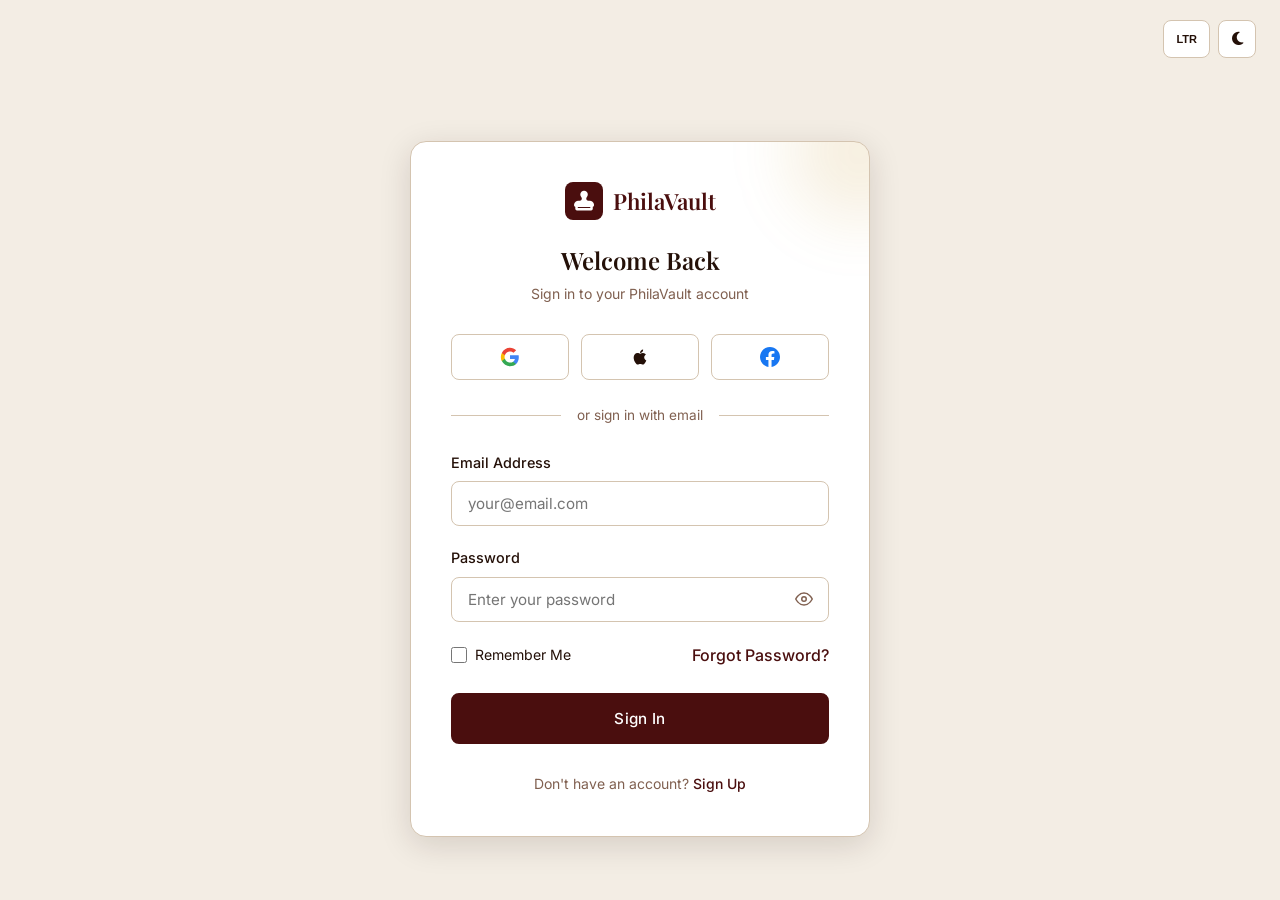
<file: login.html>
<!DOCTYPE html>
<html lang="en" id="root-html">
<head>
  <meta charset="UTF-8">
  <meta name="viewport" content="width=device-width, initial-scale=1.0">
  <meta name="description" content="Sign in to your PhilaVault account to manage rare stamp collections, auction bids, and appraisals.">
  <title>Sign In — PhilaVault</title>
  <link rel="preconnect" href="https://fonts.googleapis.com">
  <link rel="preconnect" href="https://fonts.gstatic.com" crossorigin>
  <link href="https://fonts.googleapis.com/css2?family=Inter:wght@400;500;600;700&family=Playfair+Display:ital,wght@0,400;0,500;0,600;0,700;1,400&display=swap" rel="stylesheet">
  <link rel="icon" type="image/svg+xml" href="favicon.svg">
  <link rel="stylesheet" href="https://cdnjs.cloudflare.com/ajax/libs/font-awesome/6.5.1/css/all.min.css">
  <link rel="stylesheet" href="assets/css/style.css">
</head>
<body class="auth-page">

  <!-- Top Bar -->
  <div class="auth-topbar">
    <div style="display:flex;gap:0.5rem;">
      <button onclick="toggleRTL()" class="auth-toggle-btn" title="Toggle Direction">
        <span class="dir-label" style="font-size:0.6875rem;font-weight:600;">LTR</span>
      </button>
      <button onclick="toggleTheme()" class="auth-toggle-btn theme-toggle" title="Toggle Theme" aria-label="Toggle dark mode">
        <span class="theme-icon-wrap"><i class="fa-solid fa-moon"></i></span>
      </button>
    </div>
  </div>

  <!-- Card -->
  <main style="flex:1;display:flex;align-items:center;justify-content:center;padding:1.5rem 1rem;width:100%;box-sizing:border-box;">
    <div class="auth-card">
      <!-- Decorative ambient orb -->
      <div style="position:absolute;top:-60px;right:-60px;width:140px;height:140px;background:rgba(184,134,11,0.12);border-radius:50%;filter:blur(30px);pointer-events:none;"></div>

      <!-- Logo -->
      <a href="index.html" class="auth-logo" aria-label="PhilaVault Home">
        <div class="logo-icon"><i class="fa-solid fa-stamp"></i></div>
        <span>PhilaVault</span>
      </a>

      <!-- Header -->
      <div style="text-align:center;margin-bottom:1.75rem;">
        <h1 style="font-size:1.5rem;margin-bottom:0.375rem;">Welcome Back</h1>
        <p style="font-size:0.875rem;color:var(--text-muted);">Sign in to your PhilaVault account</p>
      </div>

      <!-- Social Login Grid -->
      <div class="social-login-grid">
        <button type="button" class="social-btn" title="Sign in with Google" aria-label="Sign in with Google">
          <svg width="20" height="20" viewBox="0 0 24 24"><path d="M22.56 12.25c0-.78-.07-1.53-.2-2.25H12v4.26h5.92a5.06 5.06 0 01-2.2 3.32v2.77h3.57c2.08-1.92 3.28-4.74 3.28-8.1z" fill="#4285F4"/><path d="M12 23c2.97 0 5.46-.98 7.28-2.66l-3.57-2.77c-.98.66-2.23 1.06-3.71 1.06-2.86 0-5.29-1.93-6.16-4.53H2.18v2.84C3.99 20.53 7.7 23 12 23z" fill="#34A853"/><path d="M5.84 14.09c-.22-.66-.35-1.36-.35-2.09s.13-1.43.35-2.09V7.07H2.18C1.43 8.55 1 10.22 1 12s.43 3.45 1.18 4.93l2.85-2.22.81-.62z" fill="#FBBC05"/><path d="M12 5.38c1.62 0 3.06.56 4.21 1.64l3.15-3.15C17.45 2.09 14.97 1 12 1 7.7 1 3.99 3.47 2.18 7.07l3.66 2.84c.87-2.6 3.3-4.53 6.16-4.53z" fill="#EA4335"/></svg>
        </button>
        <button type="button" class="social-btn" title="Sign in with Apple" aria-label="Sign in with Apple">
          <svg width="20" height="20" viewBox="0 0 24 24" fill="currentColor"><path d="M17.05 20.28c-.98.95-2.05.88-3.08.4-1.09-.5-2.08-.48-3.24 0-1.44.62-2.2.44-3.06-.4C2.79 15.25 3.51 7.59 9.05 7.31c1.35.07 2.29.74 3.08.8 1.18-.24 2.31-.93 3.57-.84 1.51.12 2.65.72 3.4 1.8-3.12 1.87-2.38 5.98.48 7.13-.57 1.5-1.31 2.99-2.54 4.09zM12.03 7.25c-.15-2.23 1.66-4.07 3.74-4.25.29 2.58-2.34 4.5-3.74 4.25z"/></svg>
        </button>
        <button type="button" class="social-btn" title="Sign in with Facebook" aria-label="Sign in with Facebook">
          <svg width="20" height="20" viewBox="0 0 24 24" fill="#1877F2"><path d="M24 12.073c0-6.627-5.373-12-12-12s-12 5.373-12 12c0 5.99 4.388 10.954 10.125 11.854v-8.385H7.078v-3.47h3.047V9.43c0-3.007 1.792-4.669 4.533-4.669 1.312 0 2.686.235 2.686.235v2.953H15.83c-1.491 0-1.956.925-1.956 1.874v2.25h3.328l-.532 3.47h-2.796v8.385C19.612 23.027 24 18.062 24 12.073z"/></svg>
        </button>
      </div>

      <!-- Divider -->
      <div class="form-divider">or sign in with email</div>

      <!-- Form -->
      <form onsubmit="event.preventDefault(); alert('Login successful!'); window.location.href='index.html';" id="login-form">
        <div class="form-group">
          <label class="form-label" for="login-email">Email Address</label>
          <input type="email" id="login-email" class="form-control" placeholder="your@email.com" required>
        </div>
        <div class="form-group">
          <label class="form-label" for="login-password">Password</label>
          <div class="password-field">
            <input type="password" id="login-password" class="form-control" placeholder="Enter your password" required>
            <button type="button" class="password-toggle" onclick="togglePassword('login-password')" aria-label="Toggle password visibility">
              <svg xmlns="http://www.w3.org/2000/svg" width="18" height="18" viewBox="0 0 24 24" fill="none" stroke="currentColor" stroke-width="2" stroke-linecap="round" stroke-linejoin="round"><path d="M1 12s4-8 11-8 11 8 11 8-4 8-11 8-11-8-11-8z"/><circle cx="12" cy="12" r="3"/></svg>
            </button>
          </div>
        </div>
        <div style="display:flex;align-items:center;justify-content:space-between;margin-bottom:1.5rem;flex-wrap:wrap;gap:0.5rem;">
          <div class="form-check">
            <input type="checkbox" id="remember-me">
            <label for="remember-me">Remember Me</label>
          </div>
          <a href="#" class="link-primary">Forgot Password?</a>
        </div>
        <button type="submit" class="btn btn-primary w-full">Sign In</button>
      </form>

      <!-- Footer link -->
      <p style="text-align:center;margin-top:1.75rem;font-size:0.875rem;color:var(--text-muted);">
        Don't have an account? <a href="signup.html" class="link-primary">Sign Up</a>
      </p>
    </div>
  </main>

  <script src="components.js"></script>
</body>
</html>
</file>
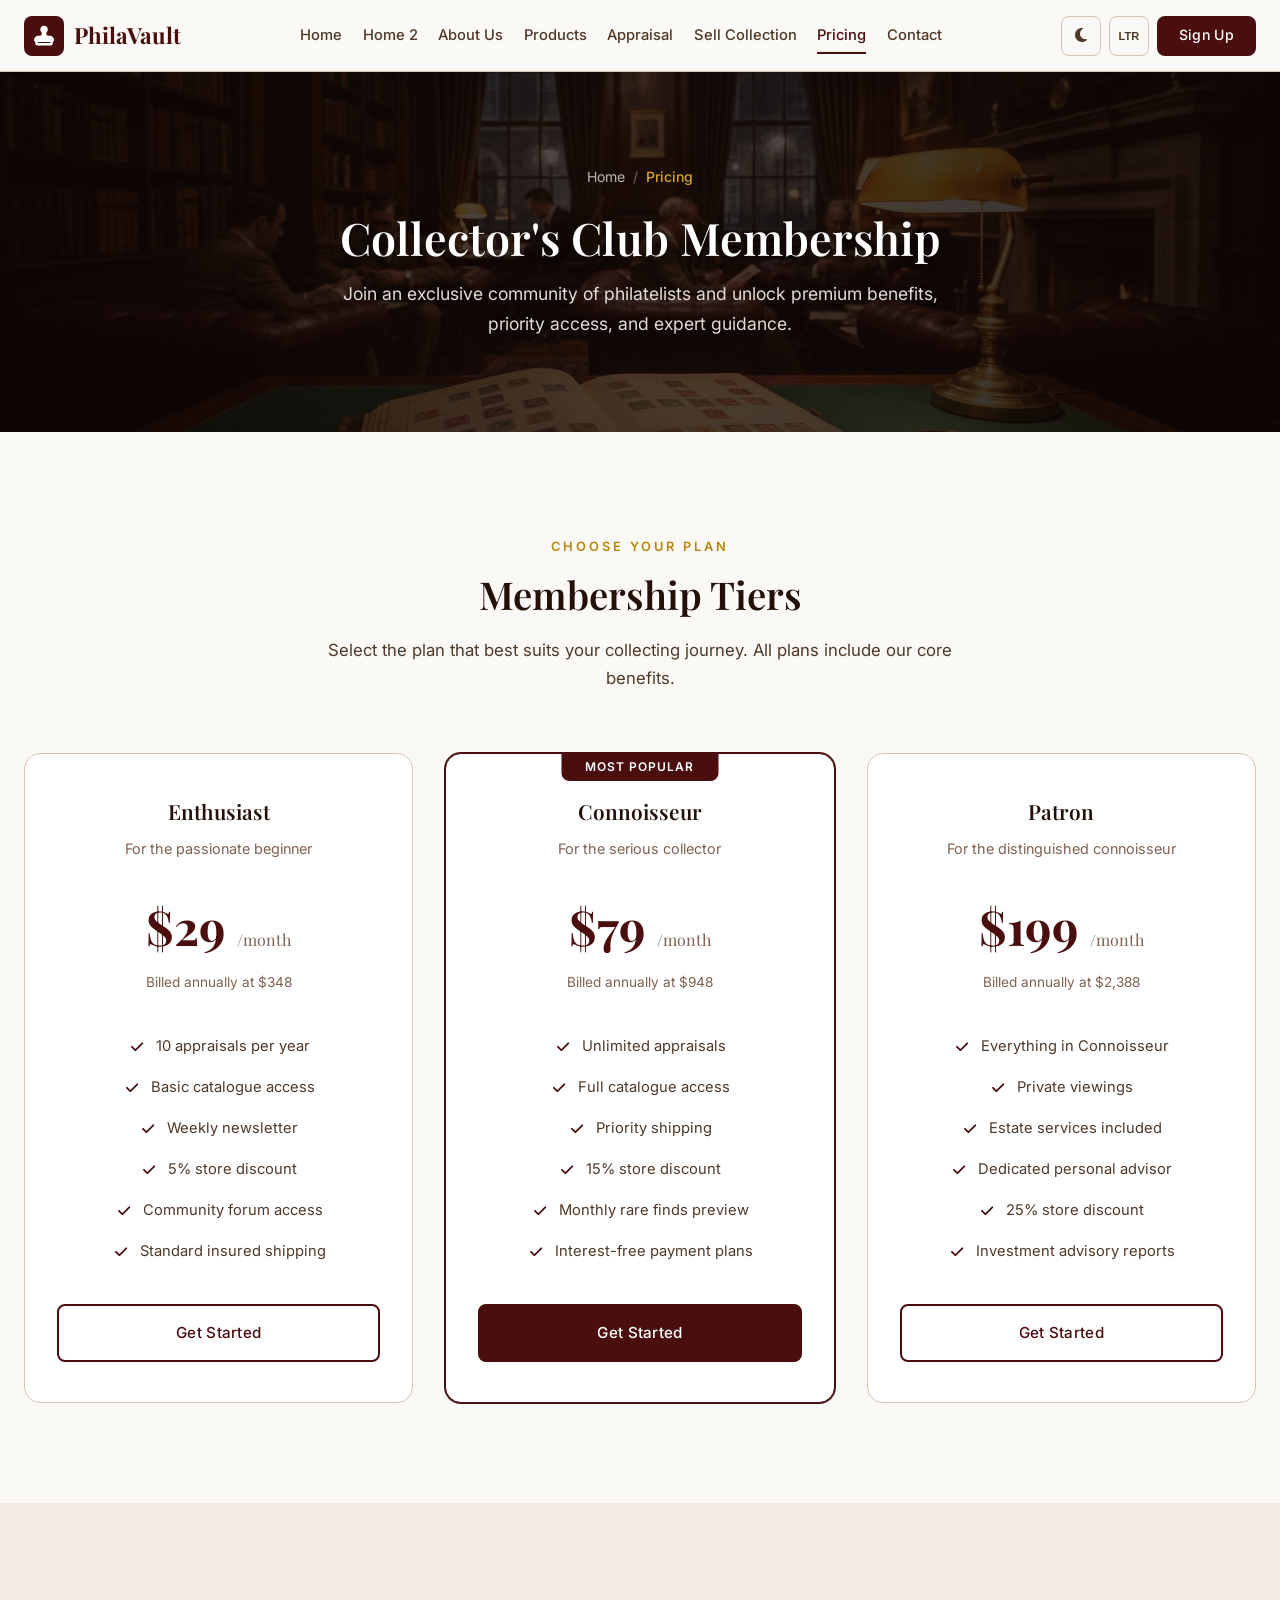
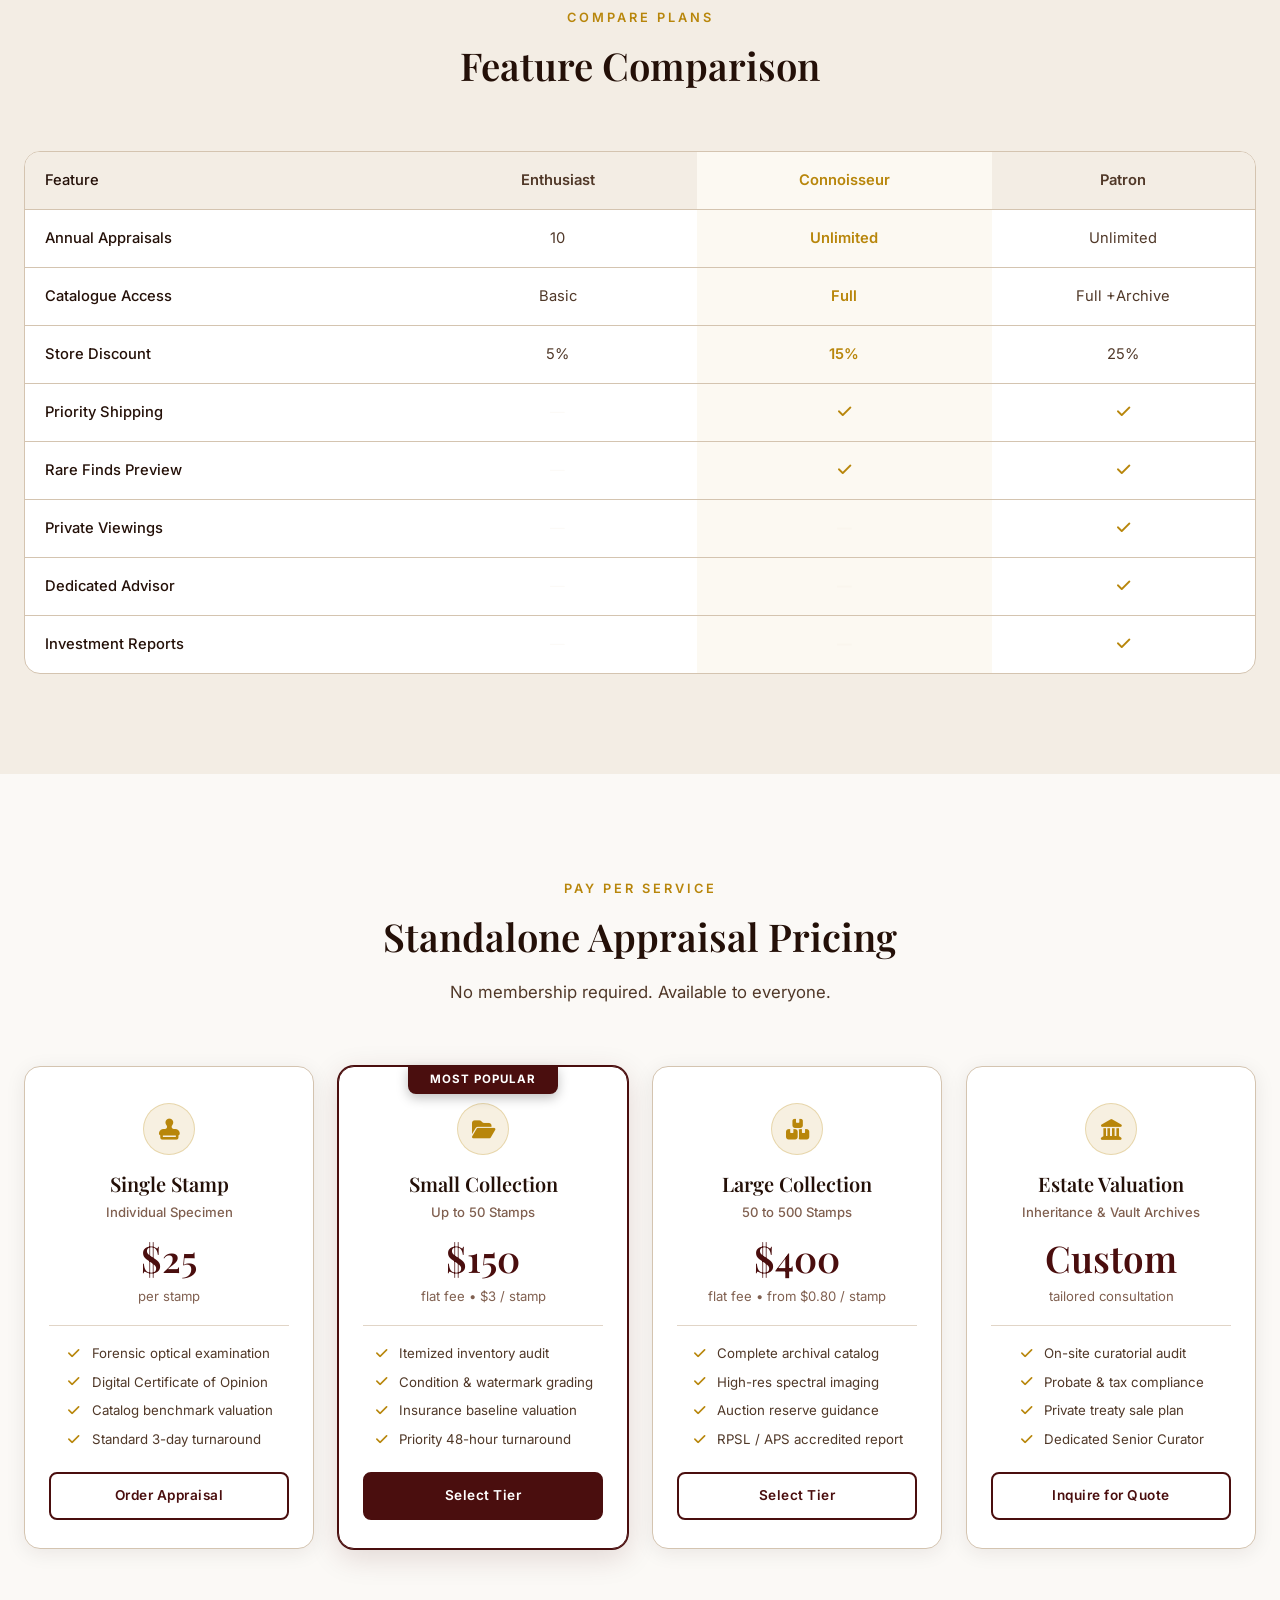
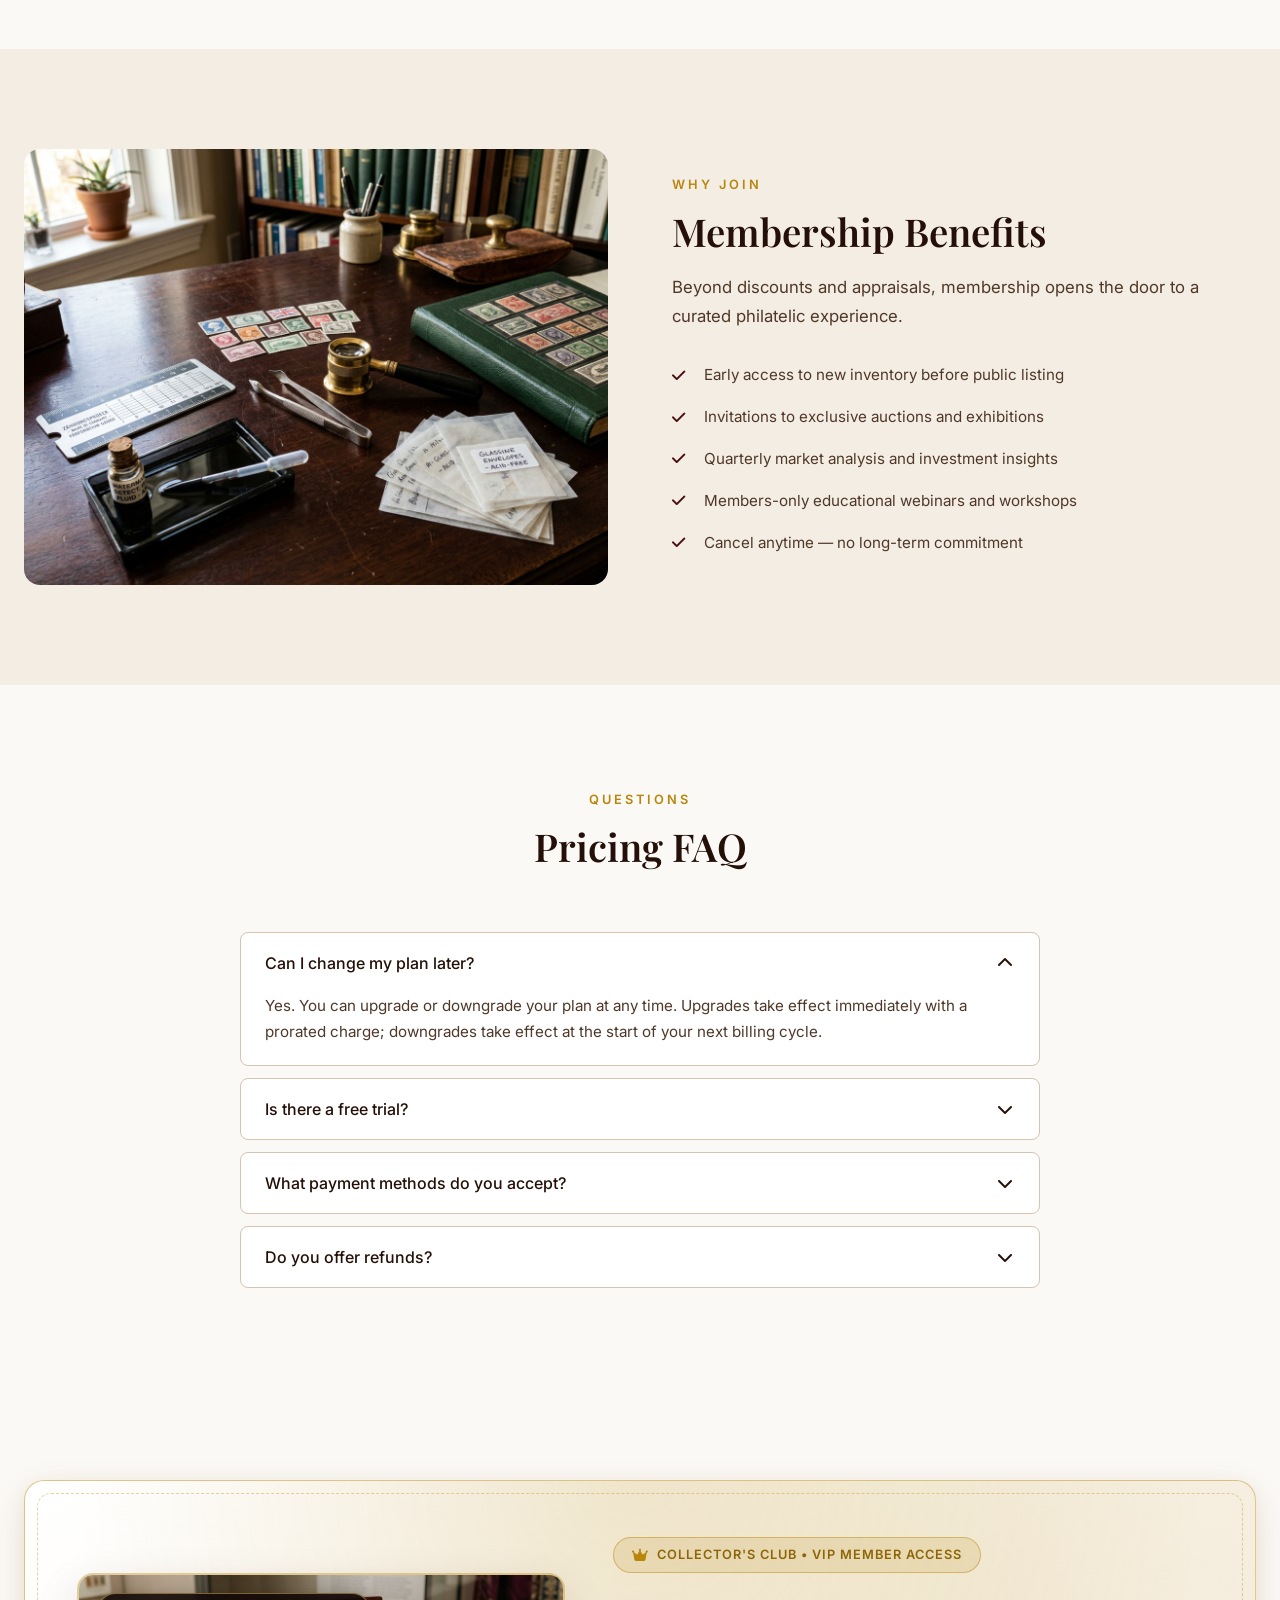
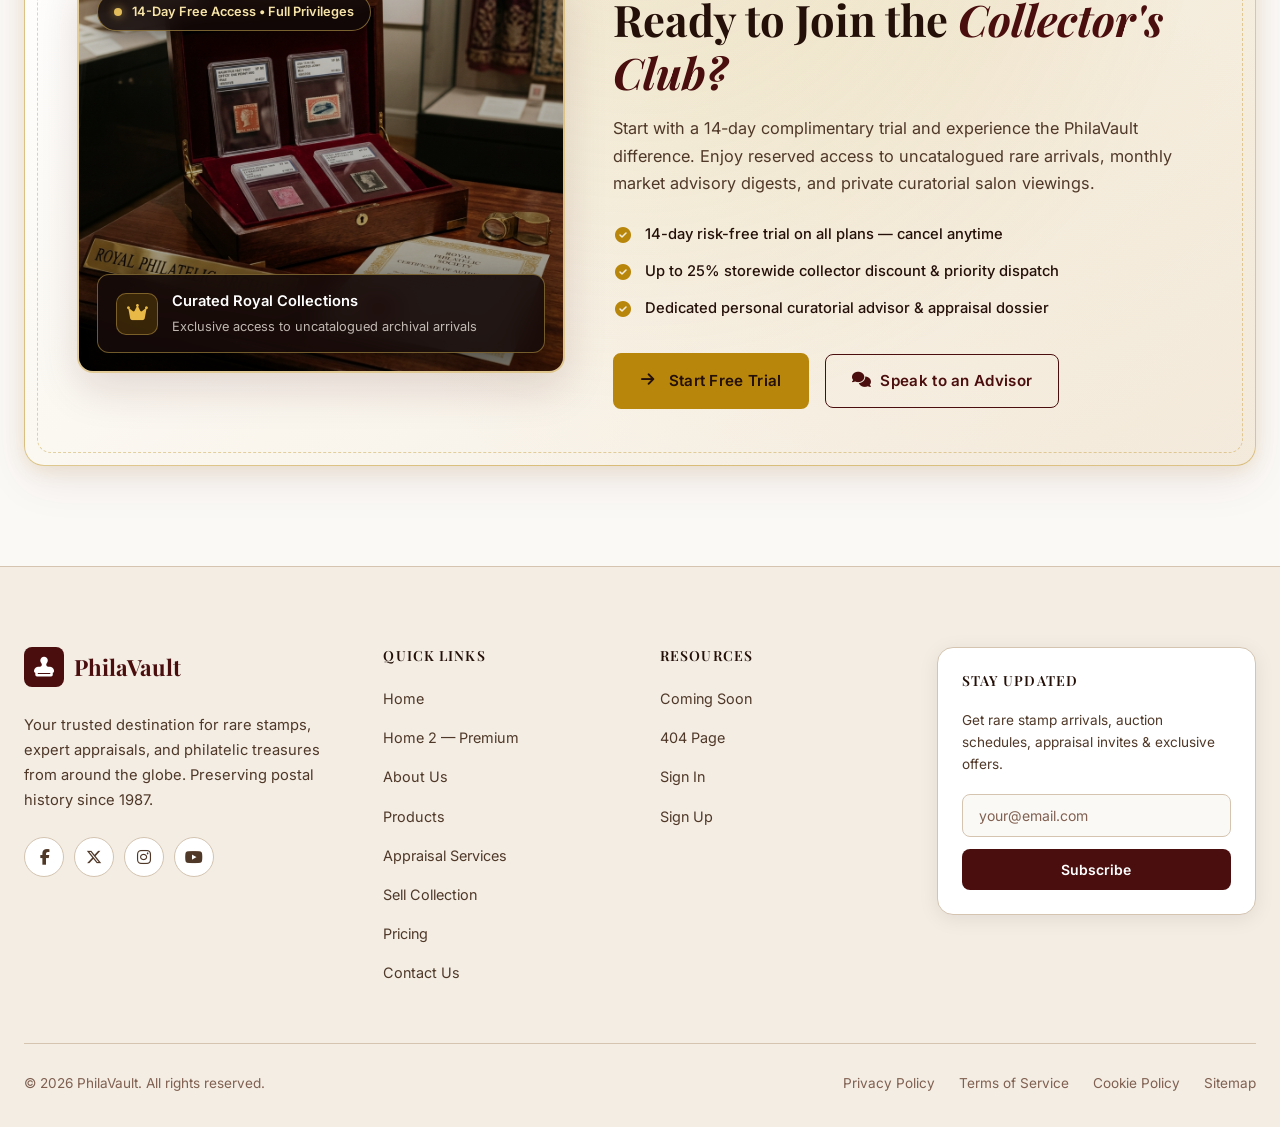
<file: pricing.html>
<!DOCTYPE html>
<html lang="en" dir="ltr">
<head>
  <meta charset="UTF-8">
  <meta name="viewport" content="width=device-width, initial-scale=1.0">
  <title>Membership & Pricing — PhilaVault</title>
  <link rel="preconnect" href="https://fonts.googleapis.com">
  <link rel="preconnect" href="https://fonts.gstatic.com" crossorigin>
  <link href="https://fonts.googleapis.com/css2?family=Inter:wght@400;500;600;700&family=Playfair+Display:ital,wght@0,400;0,500;0,600;0,700;1,400&display=swap" rel="stylesheet">
  <link rel="icon" type="image/svg+xml" href="favicon.svg">
  <link rel="stylesheet" href="https://cdnjs.cloudflare.com/ajax/libs/font-awesome/6.5.1/css/all.min.css">
  <link rel="stylesheet" href="assets/css/style.css">
</head>
<body>

  <!-- Page Hero -->
  <section class="page-hero page-hero-pricing">
    <div class="container">
      <ul class="breadcrumb-list">
        <li><a href="index.html">Home</a></li>
        <li><span class="current">Pricing</span></li>
      </ul>
      <h1>Collector's Club Membership</h1>
      <p>Join an exclusive community of philatelists and unlock premium benefits, priority access, and expert guidance.</p>
    </div>
  </section>

  <!-- Pricing Cards -->
  <section class="section">
    <div class="container">
      <div class="section-header fade-in">
        <span class="section-label">Choose Your Plan</span>
        <h2>Membership Tiers</h2>
        <p>Select the plan that best suits your collecting journey. All plans include our core benefits.</p>
      </div>
      <div class="grid-3 fade-in">
        <div class="pricing-card">
          <div class="plan-name">Enthusiast</div>
          <div class="plan-desc">For the passionate beginner</div>
          <div class="plan-price">$29 <span>/month</span></div>
          <div class="plan-billing">Billed annually at $348</div>
          <ul class="plan-features">
            <li><i class="fa-solid fa-check"></i> 10 appraisals per year</li>
            <li><i class="fa-solid fa-check"></i> Basic catalogue access</li>
            <li><i class="fa-solid fa-check"></i> Weekly newsletter</li>
            <li><i class="fa-solid fa-check"></i> 5% store discount</li>
            <li><i class="fa-solid fa-check"></i> Community forum access</li>
            <li><i class="fa-solid fa-check"></i> Standard insured shipping</li>
          </ul>
          <a href="signup.html" class="btn btn-secondary">Get Started</a>
        </div>
        <div class="pricing-card popular">
          <div class="popular-badge">Most Popular</div>
          <div class="plan-name">Connoisseur</div>
          <div class="plan-desc">For the serious collector</div>
          <div class="plan-price">$79 <span>/month</span></div>
          <div class="plan-billing">Billed annually at $948</div>
          <ul class="plan-features">
            <li><i class="fa-solid fa-check"></i> Unlimited appraisals</li>
            <li><i class="fa-solid fa-check"></i> Full catalogue access</li>
            <li><i class="fa-solid fa-check"></i> Priority shipping</li>
            <li><i class="fa-solid fa-check"></i> 15% store discount</li>
            <li><i class="fa-solid fa-check"></i> Monthly rare finds preview</li>
            <li><i class="fa-solid fa-check"></i> Interest-free payment plans</li>
          </ul>
          <a href="signup.html" class="btn btn-primary">Get Started</a>
        </div>
        <div class="pricing-card">
          <div class="plan-name">Patron</div>
          <div class="plan-desc">For the distinguished connoisseur</div>
          <div class="plan-price">$199 <span>/month</span></div>
          <div class="plan-billing">Billed annually at $2,388</div>
          <ul class="plan-features">
            <li><i class="fa-solid fa-check"></i> Everything in Connoisseur</li>
            <li><i class="fa-solid fa-check"></i> Private viewings</li>
            <li><i class="fa-solid fa-check"></i> Estate services included</li>
            <li><i class="fa-solid fa-check"></i> Dedicated personal advisor</li>
            <li><i class="fa-solid fa-check"></i> 25% store discount</li>
            <li><i class="fa-solid fa-check"></i> Investment advisory reports</li>
          </ul>
          <a href="signup.html" class="btn btn-secondary">Get Started</a>
        </div>
      </div>
    </div>
  </section>

  <!-- Feature Comparison -->
  <section class="section section-alt">
    <div class="container">
      <div class="section-header fade-in">
        <span class="section-label">Compare Plans</span>
        <h2>Feature Comparison</h2>
      </div>
      <div class="comparison-table-wrapper fade-in">
        <table class="comparison-table">
          <thead>
            <tr>
              <th class="col-feature">Feature</th>
              <th class="col-plan">Enthusiast</th>
              <th class="col-plan col-highlight">Connoisseur</th>
              <th class="col-plan">Patron</th>
            </tr>
          </thead>
          <tbody>
            <tr>
              <td class="col-feature">Annual Appraisals</td>
              <td class="col-plan">10</td>
              <td class="col-plan col-highlight">Unlimited</td>
              <td class="col-plan">Unlimited</td>
            </tr>
            <tr>
              <td class="col-feature">Catalogue Access</td>
              <td class="col-plan">Basic</td>
              <td class="col-plan col-highlight">Full</td>
              <td class="col-plan">Full +<span class="mobile-only-break"><br></span>Archive</td>
            </tr>
            <tr>
              <td class="col-feature">Store Discount</td>
              <td class="col-plan">5%</td>
              <td class="col-plan col-highlight">15%</td>
              <td class="col-plan">25%</td>
            </tr>
            <tr>
              <td class="col-feature">Priority Shipping</td>
              <td class="col-plan"><span class="dash">—</span></td>
              <td class="col-plan col-highlight"><i class="fa-solid fa-check check-gold"></i></td>
              <td class="col-plan"><i class="fa-solid fa-check check-gold"></i></td>
            </tr>
            <tr>
              <td class="col-feature">Rare Finds Preview</td>
              <td class="col-plan"><span class="dash">—</span></td>
              <td class="col-plan col-highlight"><i class="fa-solid fa-check check-gold"></i></td>
              <td class="col-plan"><i class="fa-solid fa-check check-gold"></i></td>
            </tr>
            <tr>
              <td class="col-feature">Private Viewings</td>
              <td class="col-plan"><span class="dash">—</span></td>
              <td class="col-plan col-highlight"><span class="dash">—</span></td>
              <td class="col-plan"><i class="fa-solid fa-check check-gold"></i></td>
            </tr>
            <tr>
              <td class="col-feature">Dedicated Advisor</td>
              <td class="col-plan"><span class="dash">—</span></td>
              <td class="col-plan col-highlight"><span class="dash">—</span></td>
              <td class="col-plan"><i class="fa-solid fa-check check-gold"></i></td>
            </tr>
            <tr>
              <td class="col-feature">Investment Reports</td>
              <td class="col-plan"><span class="dash">—</span></td>
              <td class="col-plan col-highlight"><span class="dash">—</span></td>
              <td class="col-plan"><i class="fa-solid fa-check check-gold"></i></td>
            </tr>
          </tbody>
        </table>
      </div>
    </div>
  </section>

  <!-- Standalone Appraisal Pricing -->
  <section class="section">
    <div class="container">
      <div class="section-header fade-in">
        <span class="section-label">Pay Per Service</span>
        <h2>Standalone Appraisal Pricing</h2>
        <p>No membership required. Available to everyone.</p>
      </div>
      <div class="grid-4 fade-in">
        <!-- Tier 1: Single Stamp -->
        <div class="standalone-pricing-card">
          <div class="standalone-pricing-icon">
            <i class="fa-solid fa-stamp"></i>
          </div>
          <h4>Single Stamp</h4>
          <p class="standalone-pricing-scope">Individual Specimen</p>
          <div class="standalone-pricing-rate">
            <span class="standalone-pricing-amount">$25</span>
          </div>
          <p class="standalone-pricing-unit">per stamp</p>
          <div class="standalone-pricing-divider"></div>
          <ul class="standalone-pricing-features">
            <li><i class="fa-solid fa-check"></i> Forensic optical examination</li>
            <li><i class="fa-solid fa-check"></i> Digital Certificate of Opinion</li>
            <li><i class="fa-solid fa-check"></i> Catalog benchmark valuation</li>
            <li><i class="fa-solid fa-check"></i> Standard 3-day turnaround</li>
          </ul>
          <a href="appraisal.html" class="btn btn-secondary">Order Appraisal</a>
        </div>

        <!-- Tier 2: Small Collection (Featured) -->
        <div class="standalone-pricing-card featured">
          <div class="standalone-pricing-badge">Most Popular</div>
          <div class="standalone-pricing-icon">
            <i class="fa-solid fa-folder-open"></i>
          </div>
          <h4>Small Collection</h4>
          <p class="standalone-pricing-scope">Up to 50 Stamps</p>
          <div class="standalone-pricing-rate">
            <span class="standalone-pricing-amount">$150</span>
          </div>
          <p class="standalone-pricing-unit">flat fee &bull; $3 / stamp</p>
          <div class="standalone-pricing-divider"></div>
          <ul class="standalone-pricing-features">
            <li><i class="fa-solid fa-check"></i> Itemized inventory audit</li>
            <li><i class="fa-solid fa-check"></i> Condition &amp; watermark grading</li>
            <li><i class="fa-solid fa-check"></i> Insurance baseline valuation</li>
            <li><i class="fa-solid fa-check"></i> Priority 48-hour turnaround</li>
          </ul>
          <a href="appraisal.html" class="btn btn-primary">Select Tier</a>
        </div>

        <!-- Tier 3: Large Collection -->
        <div class="standalone-pricing-card">
          <div class="standalone-pricing-icon">
            <i class="fa-solid fa-boxes-stacked"></i>
          </div>
          <h4>Large Collection</h4>
          <p class="standalone-pricing-scope">50 to 500 Stamps</p>
          <div class="standalone-pricing-rate">
            <span class="standalone-pricing-amount">$400</span>
          </div>
          <p class="standalone-pricing-unit">flat fee &bull; from $0.80 / stamp</p>
          <div class="standalone-pricing-divider"></div>
          <ul class="standalone-pricing-features">
            <li><i class="fa-solid fa-check"></i> Complete archival catalog</li>
            <li><i class="fa-solid fa-check"></i> High-res spectral imaging</li>
            <li><i class="fa-solid fa-check"></i> Auction reserve guidance</li>
            <li><i class="fa-solid fa-check"></i> RPSL / APS accredited report</li>
          </ul>
          <a href="appraisal.html" class="btn btn-secondary">Select Tier</a>
        </div>

        <!-- Tier 4: Estate Valuation -->
        <div class="standalone-pricing-card">
          <div class="standalone-pricing-icon">
            <i class="fa-solid fa-landmark"></i>
          </div>
          <h4>Estate Valuation</h4>
          <p class="standalone-pricing-scope">Inheritance &amp; Vault Archives</p>
          <div class="standalone-pricing-rate">
            <span class="standalone-pricing-amount">Custom</span>
          </div>
          <p class="standalone-pricing-unit">tailored consultation</p>
          <div class="standalone-pricing-divider"></div>
          <ul class="standalone-pricing-features">
            <li><i class="fa-solid fa-check"></i> On-site curatorial audit</li>
            <li><i class="fa-solid fa-check"></i> Probate &amp; tax compliance</li>
            <li><i class="fa-solid fa-check"></i> Private treaty sale plan</li>
            <li><i class="fa-solid fa-check"></i> Dedicated Senior Curator</li>
          </ul>
          <a href="contact.html" class="btn btn-secondary">Inquire for Quote</a>
        </div>
      </div>
    </div>
  </section>

  <!-- Membership Benefits (Split) -->
  <section class="section section-alt">
    <div class="container">
      <div class="section-split fade-in">
        <div class="split-image">
          <img src="assets/images/stamp-collector-toolkit.jpg" alt="Philatelic tools" loading="lazy">
        </div>
        <div class="split-content">
          <span class="section-label">Why Join</span>
          <h2>Membership Benefits</h2>
          <p>Beyond discounts and appraisals, membership opens the door to a curated philatelic experience.</p>
          <ul style="margin-top:16px;">
            <li style="display:flex;align-items:center;gap:12px;padding:8px 0;color:var(--text-secondary);font-size:0.95rem;"><i class="fa-solid fa-check" style="color:var(--primary);width:20px;"></i> Early access to new inventory before public listing</li>
            <li style="display:flex;align-items:center;gap:12px;padding:8px 0;color:var(--text-secondary);font-size:0.95rem;"><i class="fa-solid fa-check" style="color:var(--primary);width:20px;"></i> Invitations to exclusive auctions and exhibitions</li>
            <li style="display:flex;align-items:center;gap:12px;padding:8px 0;color:var(--text-secondary);font-size:0.95rem;"><i class="fa-solid fa-check" style="color:var(--primary);width:20px;"></i> Quarterly market analysis and investment insights</li>
            <li style="display:flex;align-items:center;gap:12px;padding:8px 0;color:var(--text-secondary);font-size:0.95rem;"><i class="fa-solid fa-check" style="color:var(--primary);width:20px;"></i> Members-only educational webinars and workshops</li>
            <li style="display:flex;align-items:center;gap:12px;padding:8px 0;color:var(--text-secondary);font-size:0.95rem;"><i class="fa-solid fa-check" style="color:var(--primary);width:20px;"></i> Cancel anytime — no long-term commitment</li>
          </ul>
        </div>
      </div>
    </div>
  </section>

  <!-- FAQ -->
  <section class="section">
    <div class="container">
      <div class="section-header fade-in"><span class="section-label">Questions</span><h2>Pricing FAQ</h2></div>
      <div class="faq-list fade-in">
        <div class="faq-item active">
          <button class="faq-question">Can I change my plan later?<i class="fa-solid fa-chevron-down"></i></button>
          <div class="faq-answer"><p>Yes. You can upgrade or downgrade your plan at any time. Upgrades take effect immediately with a prorated charge; downgrades take effect at the start of your next billing cycle.</p></div>
        </div>
        <div class="faq-item">
          <button class="faq-question">Is there a free trial?<i class="fa-solid fa-chevron-down"></i></button>
          <div class="faq-answer"><p>We offer a 14-day free trial on the Enthusiast plan. No credit card required during the trial period. You can upgrade to Connoisseur or Patron at any time.</p></div>
        </div>
        <div class="faq-item">
          <button class="faq-question">What payment methods do you accept?<i class="fa-solid fa-chevron-down"></i></button>
          <div class="faq-answer"><p>We accept all major credit and debit cards (Visa, Mastercard, Amex), PayPal, and bank transfers. Annual billing is available for a 15% discount on all plans.</p></div>
        </div>
        <div class="faq-item">
          <button class="faq-question">Do you offer refunds?<i class="fa-solid fa-chevron-down"></i></button>
          <div class="faq-answer"><p>Yes. If you're not satisfied within the first 30 days of any paid plan, we'll issue a full refund — no questions asked.</p></div>
        </div>
      </div>
    </div>
  </section>

  <!-- ==================== COLLECTOR'S CLUB VIP SHOWCASE CTA ==================== -->
  <section class="club-cta-section" aria-label="Join the Collector's Club">
    <div class="container">
      <div class="club-cta-card fade-in">
        <div class="club-cta-backdrop" aria-hidden="true"></div>

        <div class="club-cta-grid">
          <!-- Left Column: Archival Visual Vitrine Frame with Leather Stamp Album -->
          <div class="club-visual-wrap">
            <div class="club-vitrine-frame">
              <img src="assets/images/club-vip-vitrine-collection.jpg" alt="Deluxe gold-embossed Royal Stamp Collection presentation vitrine" class="club-img" loading="lazy">
              <div class="club-frame-sheen" aria-hidden="true"></div>

              <!-- Floating Live Badge Top -->
              <div class="club-floating-badge top-badge">
                <div class="club-badge-dot"></div>
                <span>14-Day Free Access &bull; Full Privileges</span>
              </div>

              <!-- Floating Bottom Experience Card -->
              <div class="club-stat-card">
                <div class="club-stat-icon">
                  <i class="fa-solid fa-crown"></i>
                </div>
                <div class="club-stat-text">
                  <strong>Curated Royal Collections</strong>
                  <span>Exclusive access to uncatalogued archival arrivals</span>
                </div>
              </div>
            </div>
          </div>

          <!-- Right Column: Editorial & VIP Actions -->
          <div class="club-editorial">
            <div class="club-pill">
              <i class="fa-solid fa-crown"></i>
              <span>Collector's Club &bull; VIP Member Access</span>
            </div>

            <h2 class="club-title">
              Ready to Join the <span class="highlight">Collector's Club?</span>
            </h2>

            <p class="club-description">
              Start with a 14-day complimentary trial and experience the PhilaVault difference. Enjoy reserved access to uncatalogued rare arrivals, monthly market advisory digests, and private curatorial salon viewings.
            </p>

            <!-- 3 Value Highlights -->
            <div class="club-perks">
              <div class="club-perk">
                <i class="fa-solid fa-circle-check"></i>
                <span>14-day risk-free trial on all plans — cancel anytime</span>
              </div>
              <div class="club-perk">
                <i class="fa-solid fa-circle-check"></i>
                <span>Up to 25% storewide collector discount &amp; priority dispatch</span>
              </div>
              <div class="club-perk">
                <i class="fa-solid fa-circle-check"></i>
                <span>Dedicated personal curatorial advisor &amp; appraisal dossier</span>
              </div>
            </div>

            <!-- Dual Actions -->
            <div class="club-actions">
              <a href="signup.html" class="btn btn-gold">
                <i class="fa-solid fa-arrow-right"></i>
                <span>Start Free Trial</span>
              </a>
              <a href="contact.html" class="btn club-secondary-btn">
                <i class="fa-solid fa-comments"></i>
                <span>Speak to an Advisor</span>
              </a>
            </div>
          </div>
        </div>

      </div>
    </div>
  </section>

  <script src="components.js"></script>
</body>
</html>
</file>
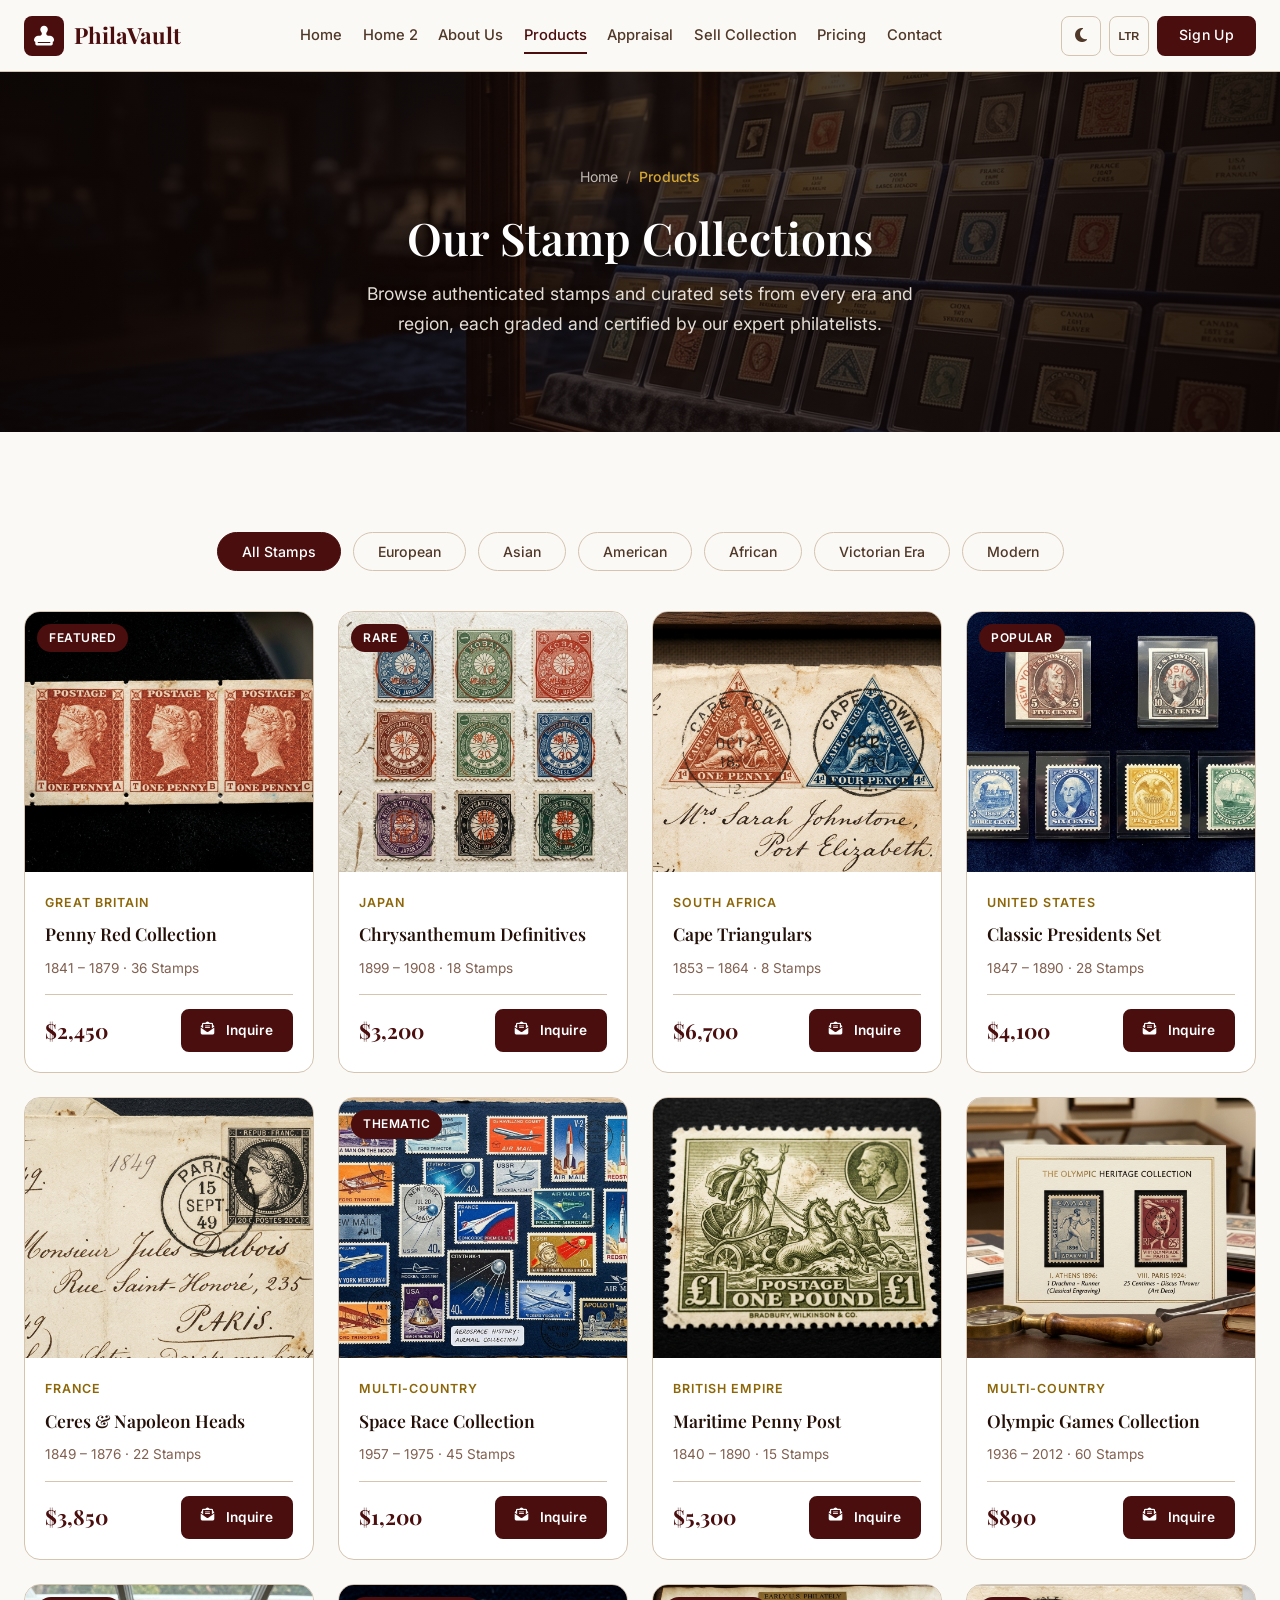
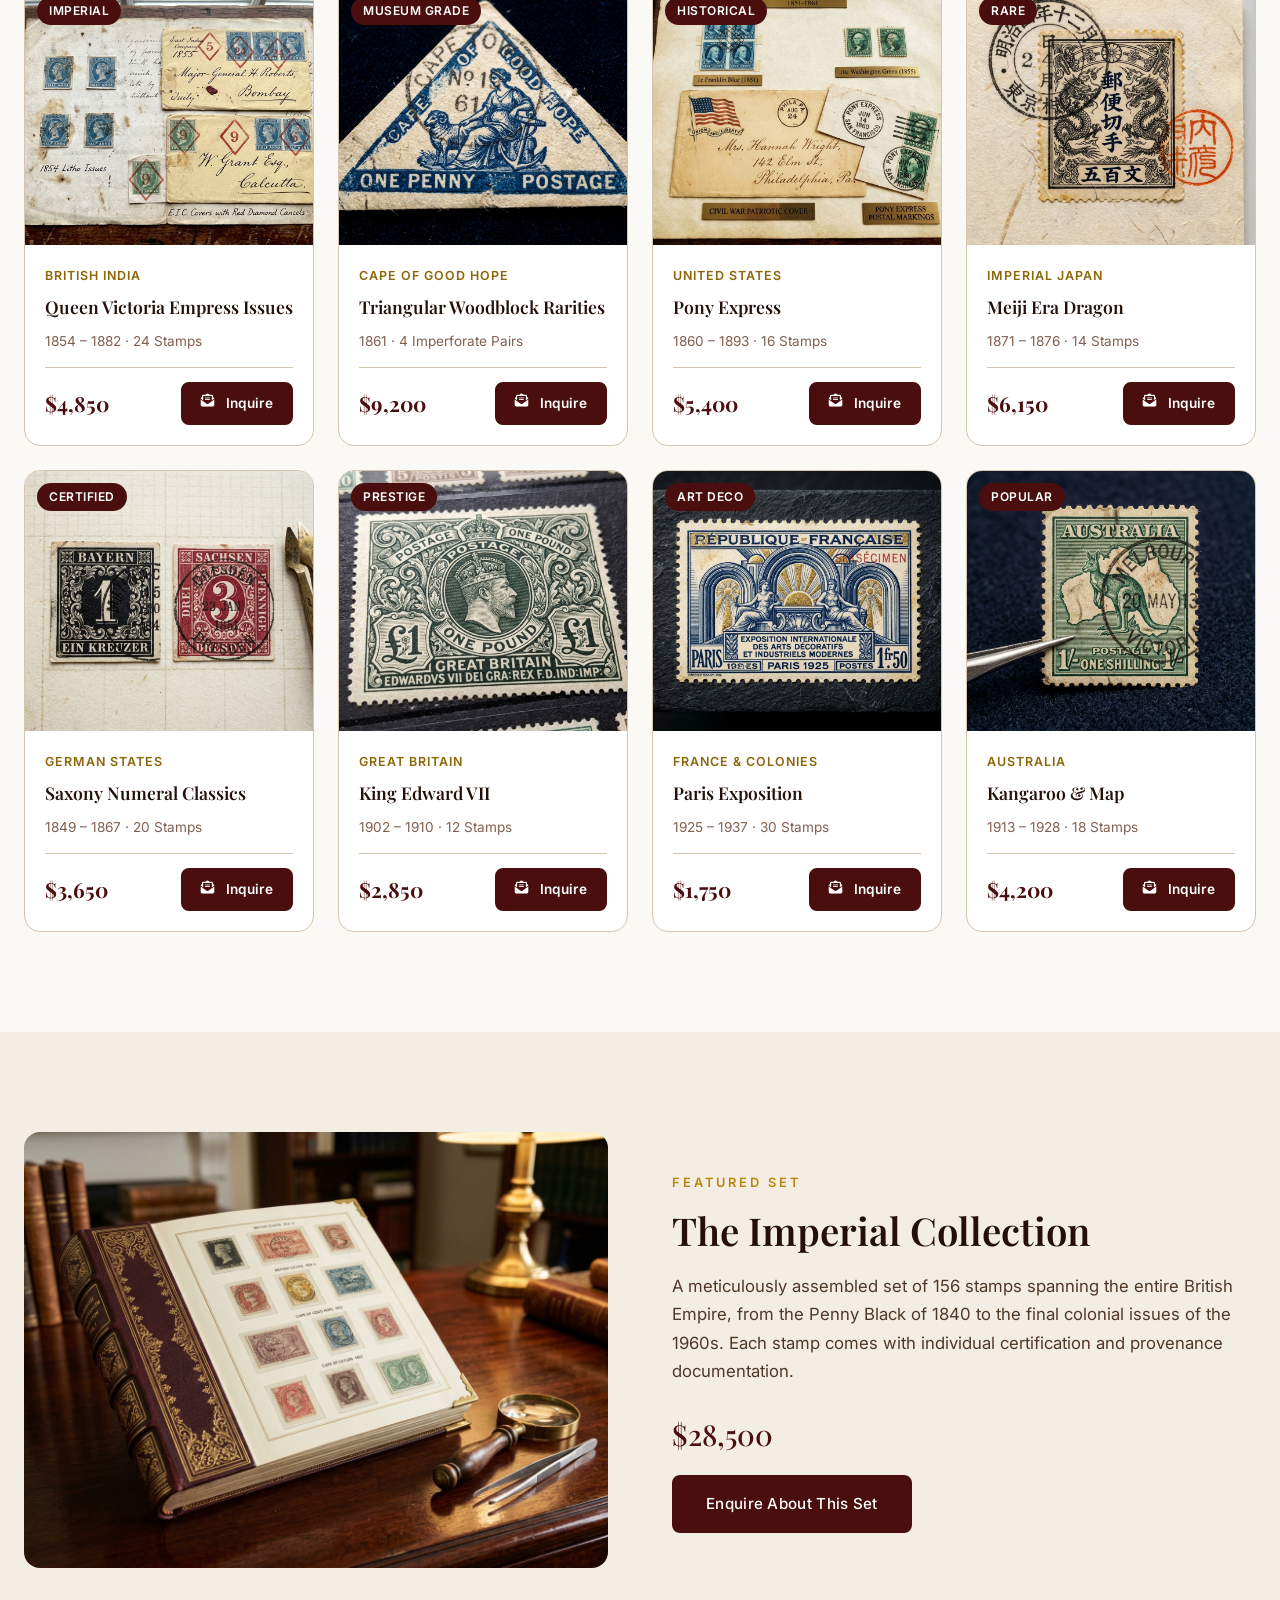
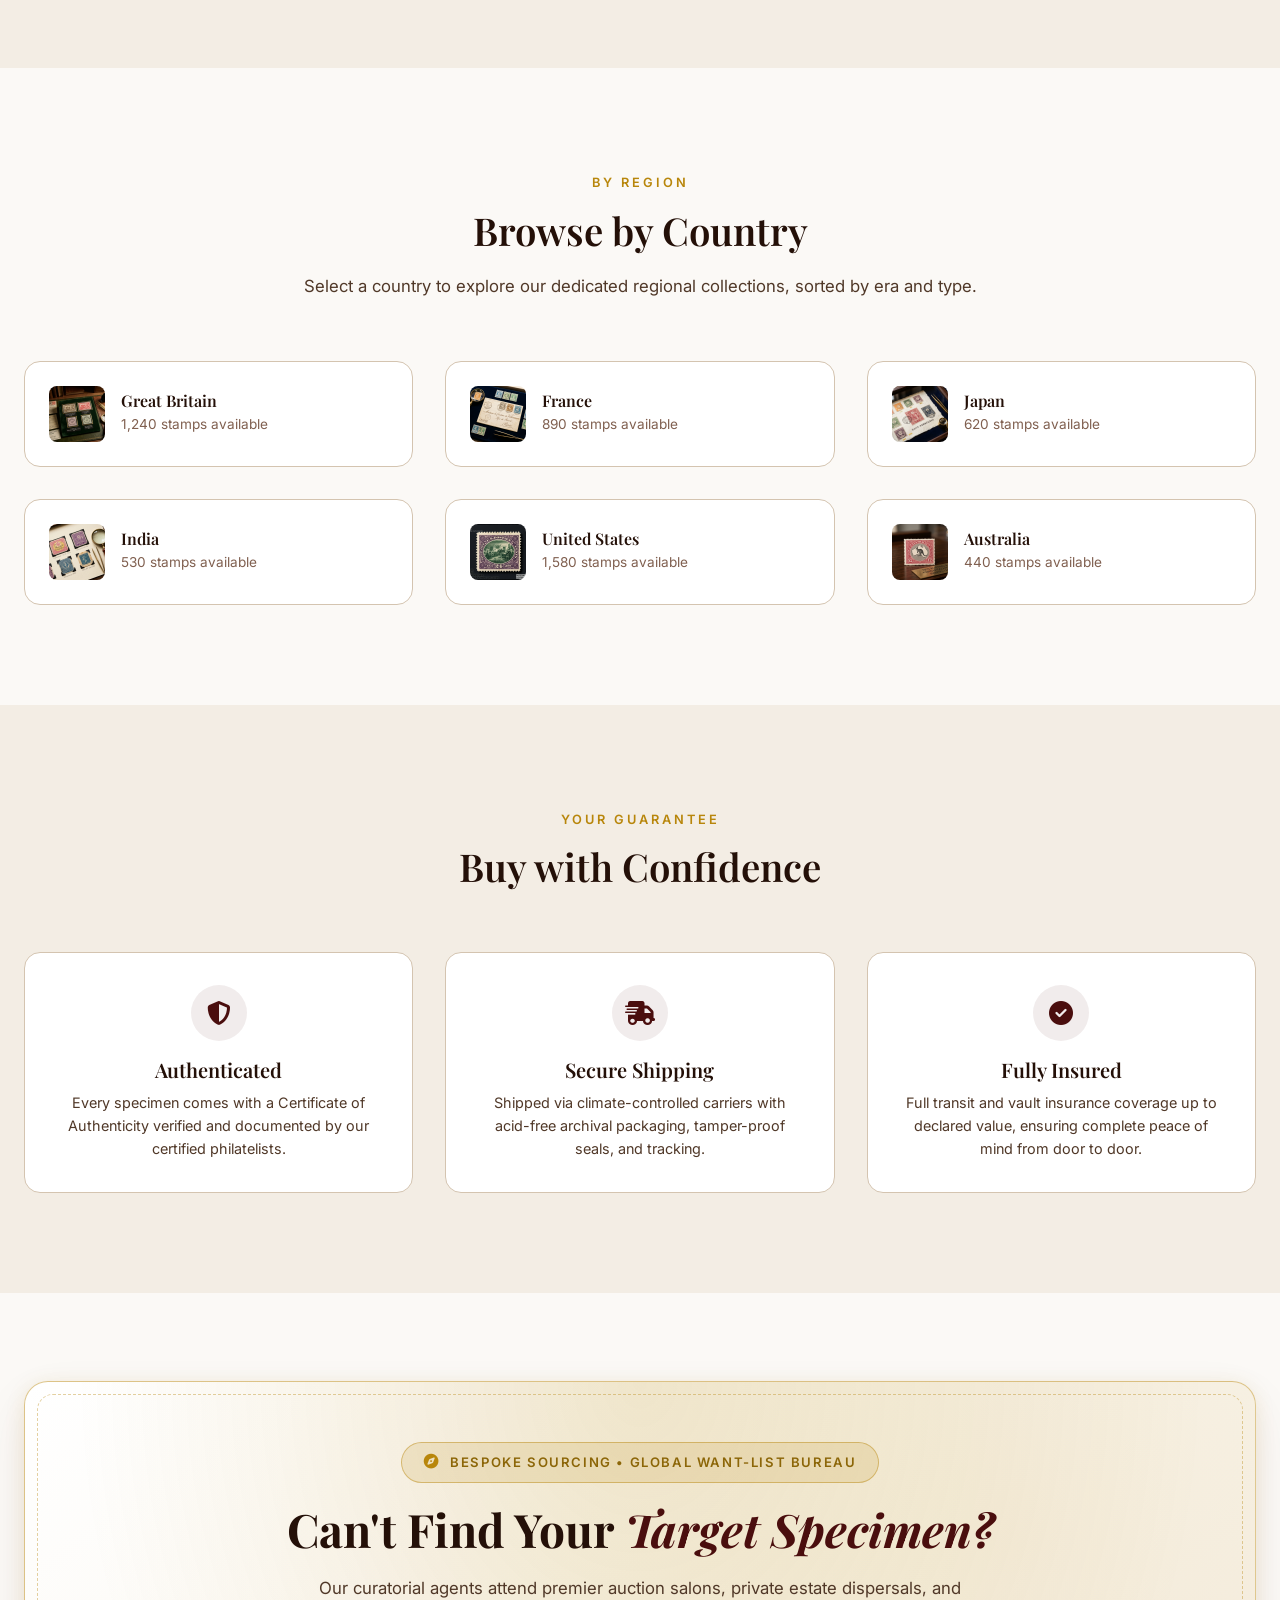
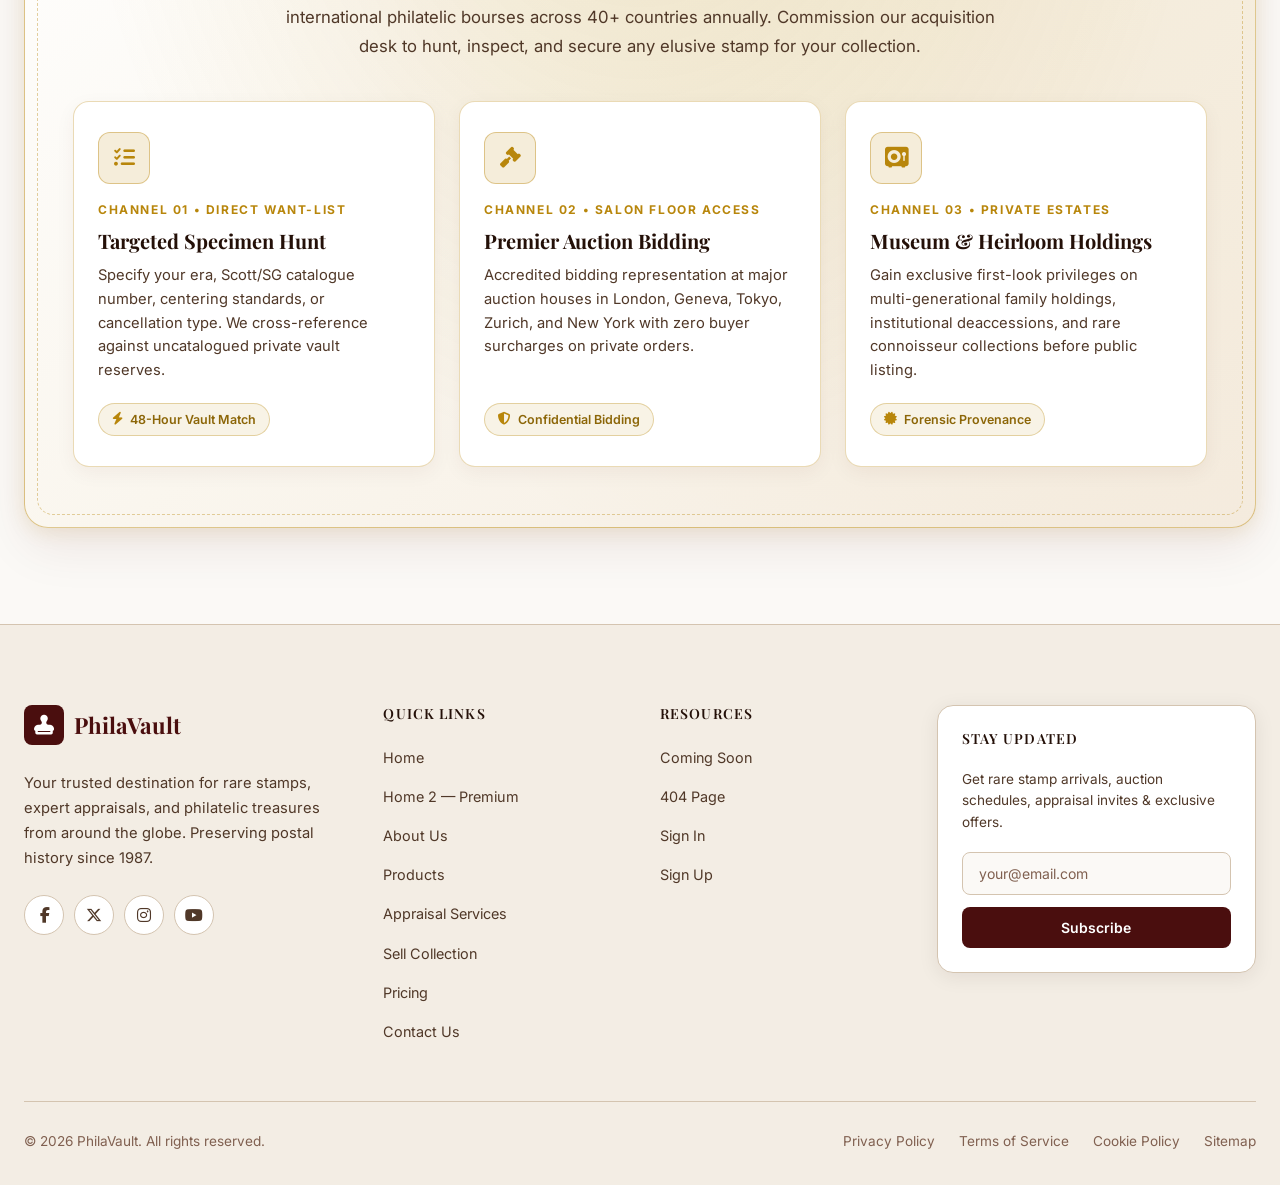
<file: products.html>
<!DOCTYPE html>
<html lang="en" dir="ltr">
<head>
  <meta charset="UTF-8">
  <meta name="viewport" content="width=device-width, initial-scale=1.0">
  <title>Stamp Collections — PhilaVault</title>
  <link rel="preconnect" href="https://fonts.googleapis.com">
  <link rel="preconnect" href="https://fonts.gstatic.com" crossorigin>
  <link href="https://fonts.googleapis.com/css2?family=Inter:wght@400;500;600;700&family=Playfair+Display:ital,wght@0,400;0,500;0,600;0,700;1,400&display=swap" rel="stylesheet">
  <link rel="icon" type="image/svg+xml" href="favicon.svg">
  <link rel="stylesheet" href="https://cdnjs.cloudflare.com/ajax/libs/font-awesome/6.5.1/css/all.min.css">
  <link rel="stylesheet" href="assets/css/style.css">
</head>
<body>

  <!-- Page Hero -->
  <section class="page-hero page-hero-products">
    <div class="container">
      <ul class="breadcrumb-list">
        <li><a href="index.html">Home</a></li>
        <li><span class="current">Products</span></li>
      </ul>
      <h1>Our Stamp Collections</h1>
      <p>Browse authenticated stamps and curated sets from every era and region, each graded and certified by our expert philatelists.</p>
    </div>
  </section>

  <!-- Filter & Product Grid -->
  <section class="section">
    <div class="container">
      <div class="filter-tabs fade-in">
        <button class="filter-tab active" data-filter="all">All Stamps</button>
        <button class="filter-tab" data-filter="european">European</button>
        <button class="filter-tab" data-filter="asian">Asian</button>
        <button class="filter-tab" data-filter="american">American</button>
        <button class="filter-tab" data-filter="african">African</button>
        <button class="filter-tab" data-filter="victorian">Victorian Era</button>
        <button class="filter-tab" data-filter="modern">Modern</button>
      </div>

      <div class="grid-4">
        <div class="product-card" data-category="european">
          <div class="product-img-wrap">
            <img src="assets/images/product-penny-red-strip.jpg" alt="British Penny Reds strip of three" loading="lazy">
            <span class="product-badge">Featured</span>
          </div>
          <div class="product-info">
            <div class="product-category">Great Britain</div>
            <div class="product-name">Penny Red Collection</div>
            <div class="product-era">1841 – 1879 · 36 Stamps</div>
            <div class="product-footer">
            <div class="product-price">$2,450</div>
            <a href="contact.html?inquiry=Penny+Red+Collection" class="btn btn-primary btn-sm product-btn">
              <i class="fa-solid fa-envelope-open-text"></i> Inquire
            </a>
          </div>
          </div>
        </div>

        <div class="product-card" data-category="asian">
          <div class="product-img-wrap">
            <img src="assets/images/stamp-japan-chrysanthemum.jpg" alt="Japanese chrysanthemum stamps" loading="lazy">
            <span class="product-badge">Rare</span>
          </div>
          <div class="product-info">
            <div class="product-category">Japan</div>
            <div class="product-name">Chrysanthemum Definitives</div>
            <div class="product-era">1899 – 1908 · 18 Stamps</div>
            <div class="product-footer">
            <div class="product-price">$3,200</div>
            <a href="contact.html?inquiry=Chrysanthemum+Definitives" class="btn btn-primary btn-sm product-btn">
              <i class="fa-solid fa-envelope-open-text"></i> Inquire
            </a>
          </div>
          </div>
        </div>

        <div class="product-card" data-category="african">
          <div class="product-img-wrap">
            <img src="assets/images/product-cape-triangles-classic.jpg" alt="Cape triangular stamps" loading="lazy">
          </div>
          <div class="product-info">
            <div class="product-category">South Africa</div>
            <div class="product-name">Cape Triangulars</div>
            <div class="product-era">1853 – 1864 · 8 Stamps</div>
            <div class="product-footer">
            <div class="product-price">$6,700</div>
            <a href="contact.html?inquiry=Cape+Triangulars" class="btn btn-primary btn-sm product-btn">
              <i class="fa-solid fa-envelope-open-text"></i> Inquire
            </a>
          </div>
          </div>
        </div>

        <div class="product-card" data-category="american">
          <div class="product-img-wrap">
            <img src="assets/images/stamp-american-classics.jpg" alt="American classics" loading="lazy">
            <span class="product-badge">Popular</span>
          </div>
          <div class="product-info">
            <div class="product-category">United States</div>
            <div class="product-name">Classic Presidents Set</div>
            <div class="product-era">1847 – 1890 · 28 Stamps</div>
            <div class="product-footer">
            <div class="product-price">$4,100</div>
            <a href="contact.html?inquiry=Classic+Presidents+Set" class="btn btn-primary btn-sm product-btn">
              <i class="fa-solid fa-envelope-open-text"></i> Inquire
            </a>
          </div>
          </div>
        </div>

        <div class="product-card" data-category="european">
          <div class="product-img-wrap">
            <img src="assets/images/stamp-country-france.jpg" alt="French Ceres stamps" loading="lazy">
          </div>
          <div class="product-info">
            <div class="product-category">France</div>
            <div class="product-name">Ceres &amp; Napoleon Heads</div>
            <div class="product-era">1849 – 1876 · 22 Stamps</div>
            <div class="product-footer">
            <div class="product-price">$3,850</div>
            <a href="contact.html?inquiry=Ceres+%26+Napoleon+Heads" class="btn btn-primary btn-sm product-btn">
              <i class="fa-solid fa-envelope-open-text"></i> Inquire
            </a>
          </div>
          </div>
        </div>

        <div class="product-card" data-category="modern">
          <div class="product-img-wrap">
            <img src="assets/images/theme-space-aviation.jpg" alt="Space themed stamps" loading="lazy">
            <span class="product-badge">Thematic</span>
          </div>
          <div class="product-info">
            <div class="product-category">Multi-Country</div>
            <div class="product-name">Space Race Collection</div>
            <div class="product-era">1957 – 1975 · 45 Stamps</div>
            <div class="product-footer">
            <div class="product-price">$1,200</div>
            <a href="contact.html?inquiry=Space+Race+Collection" class="btn btn-primary btn-sm product-btn">
              <i class="fa-solid fa-envelope-open-text"></i> Inquire
            </a>
          </div>
          </div>
        </div>

        <div class="product-card" data-category="victorian">
          <div class="product-img-wrap">
            <img src="assets/images/product-gb-seahorse-high-values.jpg" alt="British maritime and colonial postal history" loading="lazy">
          </div>
          <div class="product-info">
            <div class="product-category">British Empire</div>
            <div class="product-name">Maritime Penny Post</div>
            <div class="product-era">1840 – 1890 · 15 Stamps</div>
            <div class="product-footer">
            <div class="product-price">$5,300</div>
            <a href="contact.html?inquiry=Maritime+Penny+Post" class="btn btn-primary btn-sm product-btn">
              <i class="fa-solid fa-envelope-open-text"></i> Inquire
            </a>
          </div>
          </div>
        </div>

        <div class="product-card" data-category="modern">
          <div class="product-img-wrap">
            <img src="assets/images/product-olympic-commemoratives.jpg" alt="Olympic games commemoratives" loading="lazy">
          </div>
          <div class="product-info">
            <div class="product-category">Multi-Country</div>
            <div class="product-name">Olympic Games Collection</div>
            <div class="product-era">1936 – 2012 · 60 Stamps</div>
            <div class="product-footer">
            <div class="product-price">$890</div>
            <a href="contact.html?inquiry=Olympic+Games+Collection" class="btn btn-primary btn-sm product-btn">
              <i class="fa-solid fa-envelope-open-text"></i> Inquire
            </a>
          </div>
          </div>
        </div>

        <!-- 8 Additional Products (Cards 9 - 16) -->
        <div class="product-card" data-category="asian">
          <div class="product-img-wrap">
            <img src="assets/images/stamp-country-india.jpg" alt="British India Queen Victoria issues" loading="lazy">
            <span class="product-badge">Imperial</span>
          </div>
          <div class="product-info">
            <div class="product-category">British India</div>
            <div class="product-name">Queen Victoria Empress Issues</div>
            <div class="product-era">1854 – 1882 · 24 Stamps</div>
            <div class="product-footer">
            <div class="product-price">$4,850</div>
            <a href="contact.html?inquiry=Queen+Victoria+Empress+Issues" class="btn btn-primary btn-sm product-btn">
              <i class="fa-solid fa-envelope-open-text"></i> Inquire
            </a>
          </div>
          </div>
        </div>

        <div class="product-card" data-category="victorian">
          <div class="product-img-wrap">
            <img src="assets/images/product-cape-triangular-woodblock.jpg" alt="Cape of Good Hope Triangular Woodblocks" loading="lazy">
            <span class="product-badge">Museum Grade</span>
          </div>
          <div class="product-info">
            <div class="product-category">Cape of Good Hope</div>
            <div class="product-name">Triangular Woodblock Rarities</div>
            <div class="product-era">1861 · 4 Imperforate Pairs</div>
            <div class="product-footer">
            <div class="product-price">$9,200</div>
            <a href="contact.html?inquiry=Triangular+Woodblock+Rarities" class="btn btn-primary btn-sm product-btn">
              <i class="fa-solid fa-envelope-open-text"></i> Inquire
            </a>
          </div>
          </div>
        </div>

        <div class="product-card" data-category="american">
          <div class="product-img-wrap">
            <img src="assets/images/cat-early-americas.jpg" alt="United States Pony Express and Columbian issue" loading="lazy">
            <span class="product-badge">Historical</span>
          </div>
          <div class="product-info">
            <div class="product-category">United States</div>
            <div class="product-name">Pony Express</div>
            <div class="product-era">1860 – 1893 · 16 Stamps</div>
            <div class="product-footer">
            <div class="product-price">$5,400</div>
            <a href="contact.html?inquiry=Pony+Express+%26+Columbian+Exposition" class="btn btn-primary btn-sm product-btn">
              <i class="fa-solid fa-envelope-open-text"></i> Inquire
            </a>
          </div>
          </div>
        </div>

        <div class="product-card" data-category="asian">
          <div class="product-img-wrap">
            <img src="assets/images/stamp-country-japan.jpg" alt="Imperial Japan Dragon and Cherry Blossom" loading="lazy">
            <span class="product-badge">Rare</span>
          </div>
          <div class="product-info">
            <div class="product-category">Imperial Japan</div>
            <div class="product-name">Meiji Era Dragon </div>
            <div class="product-era">1871 – 1876 · 14 Stamps</div>
            <div class="product-footer">
            <div class="product-price">$6,150</div>
            <a href="contact.html?inquiry=Meiji+Era+Dragon+%26+Cherry+Blossom" class="btn btn-primary btn-sm product-btn">
              <i class="fa-solid fa-envelope-open-text"></i> Inquire
            </a>
          </div>
          </div>
        </div>

        <div class="product-card" data-category="european">
          <div class="product-img-wrap">
            <img src="assets/images/product-bavaria-saxony-states.jpg" alt="German States Bavaria and Saxony numeral classics" loading="lazy">
            <span class="product-badge">Certified</span>
          </div>
          <div class="product-info">
            <div class="product-category">German States</div>
            <div class="product-name"> Saxony Numeral Classics</div>
            <div class="product-era">1849 – 1867 · 20 Stamps</div>
            <div class="product-footer">
            <div class="product-price">$3,650</div>
            <a href="contact.html?inquiry=Bavaria+%26+Saxony+Numeral+Classics" class="btn btn-primary btn-sm product-btn">
              <i class="fa-solid fa-envelope-open-text"></i> Inquire
            </a>
          </div>
          </div>
        </div>

        <div class="product-card" data-category="victorian">
          <div class="product-img-wrap">
            <img src="assets/images/product-edward-vii-somerset.jpg" alt="King Edward VII high values" loading="lazy">
            <span class="product-badge">Prestige</span>
          </div>
          <div class="product-info">
            <div class="product-category">Great Britain</div>
            <div class="product-name">King Edward VII</div>
            <div class="product-era">1902 – 1910 · 12 Stamps</div>
            <div class="product-footer">
            <div class="product-price">$2,850</div>
            <a href="contact.html?inquiry=King+Edward+VII+High+Values" class="btn btn-primary btn-sm product-btn">
              <i class="fa-solid fa-envelope-open-text"></i> Inquire
            </a>
          </div>
          </div>
        </div>

        <div class="product-card" data-category="modern">
          <div class="product-img-wrap">
            <img src="assets/images/product-art-deco-paris-expo.jpg" alt="Paris Exposition Internationale Art Deco set" loading="lazy">
            <span class="product-badge">Art Deco</span>
          </div>
          <div class="product-info">
            <div class="product-category">France &amp; Colonies</div>
            <div class="product-name">Paris Exposition</div>
            <div class="product-era">1925 – 1937 · 30 Stamps</div>
            <div class="product-footer">
            <div class="product-price">$1,750</div>
            <a href="contact.html?inquiry=Paris+Exposition+Internationale+Set" class="btn btn-primary btn-sm product-btn">
              <i class="fa-solid fa-envelope-open-text"></i> Inquire
            </a>
          </div>
          </div>
        </div>

        <div class="product-card" data-category="african">
          <div class="product-img-wrap">
            <img src="assets/images/stamp-country-australia.jpg" alt="Australian Kangaroo and Map first watermark issue" loading="lazy">
            <span class="product-badge">Popular</span>
          </div>
          <div class="product-info">
            <div class="product-category">Australia</div>
            <div class="product-name">Kangaroo &amp; Map</div>
            <div class="product-era">1913 – 1928 · 18 Stamps</div>
            <div class="product-footer">
            <div class="product-price">$4,200</div>
            <a href="contact.html?inquiry=Kangaroo+%26+Map+First+Watermark" class="btn btn-primary btn-sm product-btn">
              <i class="fa-solid fa-envelope-open-text"></i> Inquire
            </a>
          </div>
          </div>
        </div>
      </div>
    </div>
  </section>

  <!-- Featured Collection Banner -->
  <section class="section section-alt">
    <div class="container">
      <div class="section-split fade-in">
        <div class="split-image">
          <img src="assets/images/product-morocco-imperial-album.jpg" alt="The Imperial Collection hand-bound Moroccan leather album" loading="lazy">
        </div>
        <div class="split-content">
          <span class="section-label">Featured Set</span>
          <h2>The Imperial Collection</h2>
          <p>A meticulously assembled set of 156 stamps spanning the entire British Empire, from the Penny Black of 1840 to the final colonial issues of the 1960s. Each stamp comes with individual certification and provenance documentation.</p>
          <p style="font-family:var(--font-heading);font-size:1.8rem;font-weight:500;color:var(--primary);margin:16px 0;">$28,500</p>
          <a href="contact.html" class="btn btn-primary">Enquire About This Set</a>
        </div>
      </div>
    </div>
  </section>

  <!-- Collection by Country -->
  <section class="section">
    <div class="container">
      <div class="section-header fade-in">
        <span class="section-label">By Region</span>
        <h2>Browse by Country</h2>
        <p>Select a country to explore our dedicated regional collections, sorted by era and type.</p>
      </div>
      <div class="grid-3 fade-in">
        <a href="#" style="display:flex;align-items:center;gap:16px;padding:24px;background:var(--card-bg);border:1px solid var(--border-color);border-radius:var(--border-radius-lg);text-decoration:none;transition:var(--transition);" onmouseover="this.style.boxShadow='var(--card-shadow-hover)'" onmouseout="this.style.boxShadow='none'">
          <div style="width:56px;height:56px;border-radius:var(--border-radius);overflow:hidden;flex-shrink:0;background:var(--bg-secondary);">
            <img src="assets/images/country-great-britain-seahorses.jpg" alt="Great Britain" style="width:100%;height:100%;object-fit:cover;">
          </div>
          <div>
            <h4 style="font-size:1rem;margin-bottom:2px;">Great Britain</h4>
            <p style="font-size:0.85rem;color:var(--text-muted);">1,240 stamps available</p>
          </div>
        </a>
        <a href="#" style="display:flex;align-items:center;gap:16px;padding:24px;background:var(--card-bg);border:1px solid var(--border-color);border-radius:var(--border-radius-lg);text-decoration:none;transition:var(--transition);" onmouseover="this.style.boxShadow='var(--card-shadow-hover)'" onmouseout="this.style.boxShadow='none'">
          <div style="width:56px;height:56px;border-radius:var(--border-radius);overflow:hidden;flex-shrink:0;background:var(--bg-secondary);">
            <img src="assets/images/country-france-marianne.jpg" alt="France" style="width:100%;height:100%;object-fit:cover;">
          </div>
          <div>
            <h4 style="font-size:1rem;margin-bottom:2px;">France</h4>
            <p style="font-size:0.85rem;color:var(--text-muted);">890 stamps available</p>
          </div>
        </a>
        <a href="#" style="display:flex;align-items:center;gap:16px;padding:24px;background:var(--card-bg);border:1px solid var(--border-color);border-radius:var(--border-radius-lg);text-decoration:none;transition:var(--transition);" onmouseover="this.style.boxShadow='var(--card-shadow-hover)'" onmouseout="this.style.boxShadow='none'">
          <div style="width:56px;height:56px;border-radius:var(--border-radius);overflow:hidden;flex-shrink:0;background:var(--bg-secondary);">
            <img src="assets/images/country-japan-koban.jpg" alt="Japan" style="width:100%;height:100%;object-fit:cover;">
          </div>
          <div>
            <h4 style="font-size:1rem;margin-bottom:2px;">Japan</h4>
            <p style="font-size:0.85rem;color:var(--text-muted);">620 stamps available</p>
          </div>
        </a>
        <a href="#" style="display:flex;align-items:center;gap:16px;padding:24px;background:var(--card-bg);border:1px solid var(--border-color);border-radius:var(--border-radius-lg);text-decoration:none;transition:var(--transition);" onmouseover="this.style.boxShadow='var(--card-shadow-hover)'" onmouseout="this.style.boxShadow='none'">
          <div style="width:56px;height:56px;border-radius:var(--border-radius);overflow:hidden;flex-shrink:0;background:var(--bg-secondary);">
            <img src="assets/images/country-india-princely-states.jpg" alt="India" style="width:100%;height:100%;object-fit:cover;">
          </div>
          <div>
            <h4 style="font-size:1rem;margin-bottom:2px;">India</h4>
            <p style="font-size:0.85rem;color:var(--text-muted);">530 stamps available</p>
          </div>
        </a>
        <a href="#" style="display:flex;align-items:center;gap:16px;padding:24px;background:var(--card-bg);border:1px solid var(--border-color);border-radius:var(--border-radius-lg);text-decoration:none;transition:var(--transition);" onmouseover="this.style.boxShadow='var(--card-shadow-hover)'" onmouseout="this.style.boxShadow='none'">
          <div style="width:56px;height:56px;border-radius:var(--border-radius);overflow:hidden;flex-shrink:0;background:var(--bg-secondary);">
            <img src="assets/images/stamp-country-usa.jpg" alt="United States" style="width:100%;height:100%;object-fit:cover;">
          </div>
          <div>
            <h4 style="font-size:1rem;margin-bottom:2px;">United States</h4>
            <p style="font-size:0.85rem;color:var(--text-muted);">1,580 stamps available</p>
          </div>
        </a>
        <a href="#" style="display:flex;align-items:center;gap:16px;padding:24px;background:var(--card-bg);border:1px solid var(--border-color);border-radius:var(--border-radius-lg);text-decoration:none;transition:var(--transition);" onmouseover="this.style.boxShadow='var(--card-shadow-hover)'" onmouseout="this.style.boxShadow='none'">
          <div style="width:56px;height:56px;border-radius:var(--border-radius);overflow:hidden;flex-shrink:0;background:var(--bg-secondary);">
            <img src="assets/images/country-australia-kangaroo.jpg" alt="Australia" style="width:100%;height:100%;object-fit:cover;">
          </div>
          <div>
            <h4 style="font-size:1rem;margin-bottom:2px;">Australia</h4>
            <p style="font-size:0.85rem;color:var(--text-muted);">440 stamps available</p>
          </div>
        </a>
      </div>
    </div>
  </section>

  <!-- Shipping & Authentication -->
  <section class="section section-alt">
    <div class="container">
      <div class="section-header fade-in">
        <span class="section-label">Your Guarantee</span>
        <h2>Buy with Confidence</h2>
      </div>
      <div class="grid-3 fade-in">
        <div style="text-align:center;padding:32px;background:var(--card-bg);border:1px solid var(--border-color);border-radius:var(--border-radius-lg);">
          <div style="width:56px;height:56px;border-radius:50%;background:rgba(var(--primary-rgb),0.08);display:flex;align-items:center;justify-content:center;margin:0 auto 16px;">
            <i class="fa-solid fa-shield-halved" style="font-size:24px;color:var(--primary);"></i>
          </div>
          <h4>Authenticated</h4>
          <p style="font-size:0.9rem;color:var(--text-secondary);margin-top:8px;line-height:1.6;">Every specimen comes with a Certificate of Authenticity verified and documented by our certified philatelists.</p>
        </div>
        <div style="text-align:center;padding:32px;background:var(--card-bg);border:1px solid var(--border-color);border-radius:var(--border-radius-lg);">
          <div style="width:56px;height:56px;border-radius:50%;background:rgba(var(--primary-rgb),0.08);display:flex;align-items:center;justify-content:center;margin:0 auto 16px;">
            <i class="fa-solid fa-truck-fast" style="font-size:24px;color:var(--primary);"></i>
          </div>
          <h4>Secure Shipping</h4>
          <p style="font-size:0.9rem;color:var(--text-secondary);margin-top:8px;line-height:1.6;">Shipped via climate-controlled carriers with acid-free archival packaging, tamper-proof seals, and tracking.</p>
        </div>
        <div style="text-align:center;padding:32px;background:var(--card-bg);border:1px solid var(--border-color);border-radius:var(--border-radius-lg);">
          <div style="width:56px;height:56px;border-radius:50%;background:rgba(var(--primary-rgb),0.08);display:flex;align-items:center;justify-content:center;margin:0 auto 16px;">
            <i class="fa-solid fa-circle-check" style="font-size:24px;color:var(--primary);"></i>
          </div>
          <h4>Fully Insured</h4>
          <p style="font-size:0.9rem;color:var(--text-secondary);margin-top:8px;line-height:1.6;">Full transit and vault insurance coverage up to declared value, ensuring complete peace of mind from door to door.</p>
        </div>
      </div>
    </div>
  </section>

  <!-- ==================== BESPOKE SOURCING CONCIERGE & WANT-LIST BUREAU ==================== -->
  <section class="sourcing-bureau-section" aria-label="Bespoke Philatelic Sourcing Service">
    <div class="container">
      <div class="sourcing-bureau-card fade-in">
        <div class="sourcing-bureau-backdrop" aria-hidden="true"></div>

        <!-- Section Header -->
        <div class="sourcing-bureau-header">
          <div class="sourcing-bureau-pill">
            <i class="fa-solid fa-compass"></i>
            <span>Bespoke Sourcing &bull; Global Want-List Bureau</span>
          </div>
          <h2 class="sourcing-bureau-title">
            Can't Find Your <span class="highlight">Target Specimen?</span>
          </h2>
          <p class="sourcing-bureau-desc">
            Our curatorial agents attend premier auction salons, private estate dispersals, and international philatelic bourses across 40+ countries annually. Commission our acquisition desk to hunt, inspect, and secure any elusive stamp for your collection.
          </p>
        </div>

        <!-- 3 Sourcing Pathway Channels -->
        <div class="sourcing-grid-channels">
          <!-- Channel 1: Want-List Hunt -->
          <div class="sourcing-channel-card">
            <div class="channel-icon-wrap">
              <i class="fa-solid fa-list-check"></i>
            </div>
            <div class="channel-meta">Channel 01 &bull; Direct Want-List</div>
            <h3 class="channel-title">Targeted Specimen Hunt</h3>
            <p class="channel-text">
              Specify your era, Scott/SG catalogue number, centering standards, or cancellation type. We cross-reference against uncatalogued private vault reserves.
            </p>
            <div class="channel-tag">
              <i class="fa-solid fa-bolt"></i>
              <span>48-Hour Vault Match</span>
            </div>
          </div>

          <!-- Channel 2: Auction Representation -->
          <div class="sourcing-channel-card">
            <div class="channel-icon-wrap">
              <i class="fa-solid fa-gavel"></i>
            </div>
            <div class="channel-meta">Channel 02 &bull; Salon Floor Access</div>
            <h3 class="channel-title">Premier Auction Bidding</h3>
            <p class="channel-text">
              Accredited bidding representation at major auction houses in London, Geneva, Tokyo, Zurich, and New York with zero buyer surcharges on private orders.
            </p>
            <div class="channel-tag">
              <i class="fa-solid fa-shield-halved"></i>
              <span>Confidential Bidding</span>
            </div>
          </div>

          <!-- Channel 3: Private Estates & Deaccessions -->
          <div class="sourcing-channel-card">
            <div class="channel-icon-wrap">
              <i class="fa-solid fa-vault"></i>
            </div>
            <div class="channel-meta">Channel 03 &bull; Private Estates</div>
            <h3 class="channel-title">Museum &amp; Heirloom Holdings</h3>
            <p class="channel-text">
              Gain exclusive first-look privileges on multi-generational family holdings, institutional deaccessions, and rare connoisseur collections before public listing.
            </p>
            <div class="channel-tag">
              <i class="fa-solid fa-certificate"></i>
              <span>Forensic Provenance</span>
            </div>
          </div>
        </div>

      </div>
    </div>
  </section>

  <script src="components.js"></script>
</body>
</html>
</file>
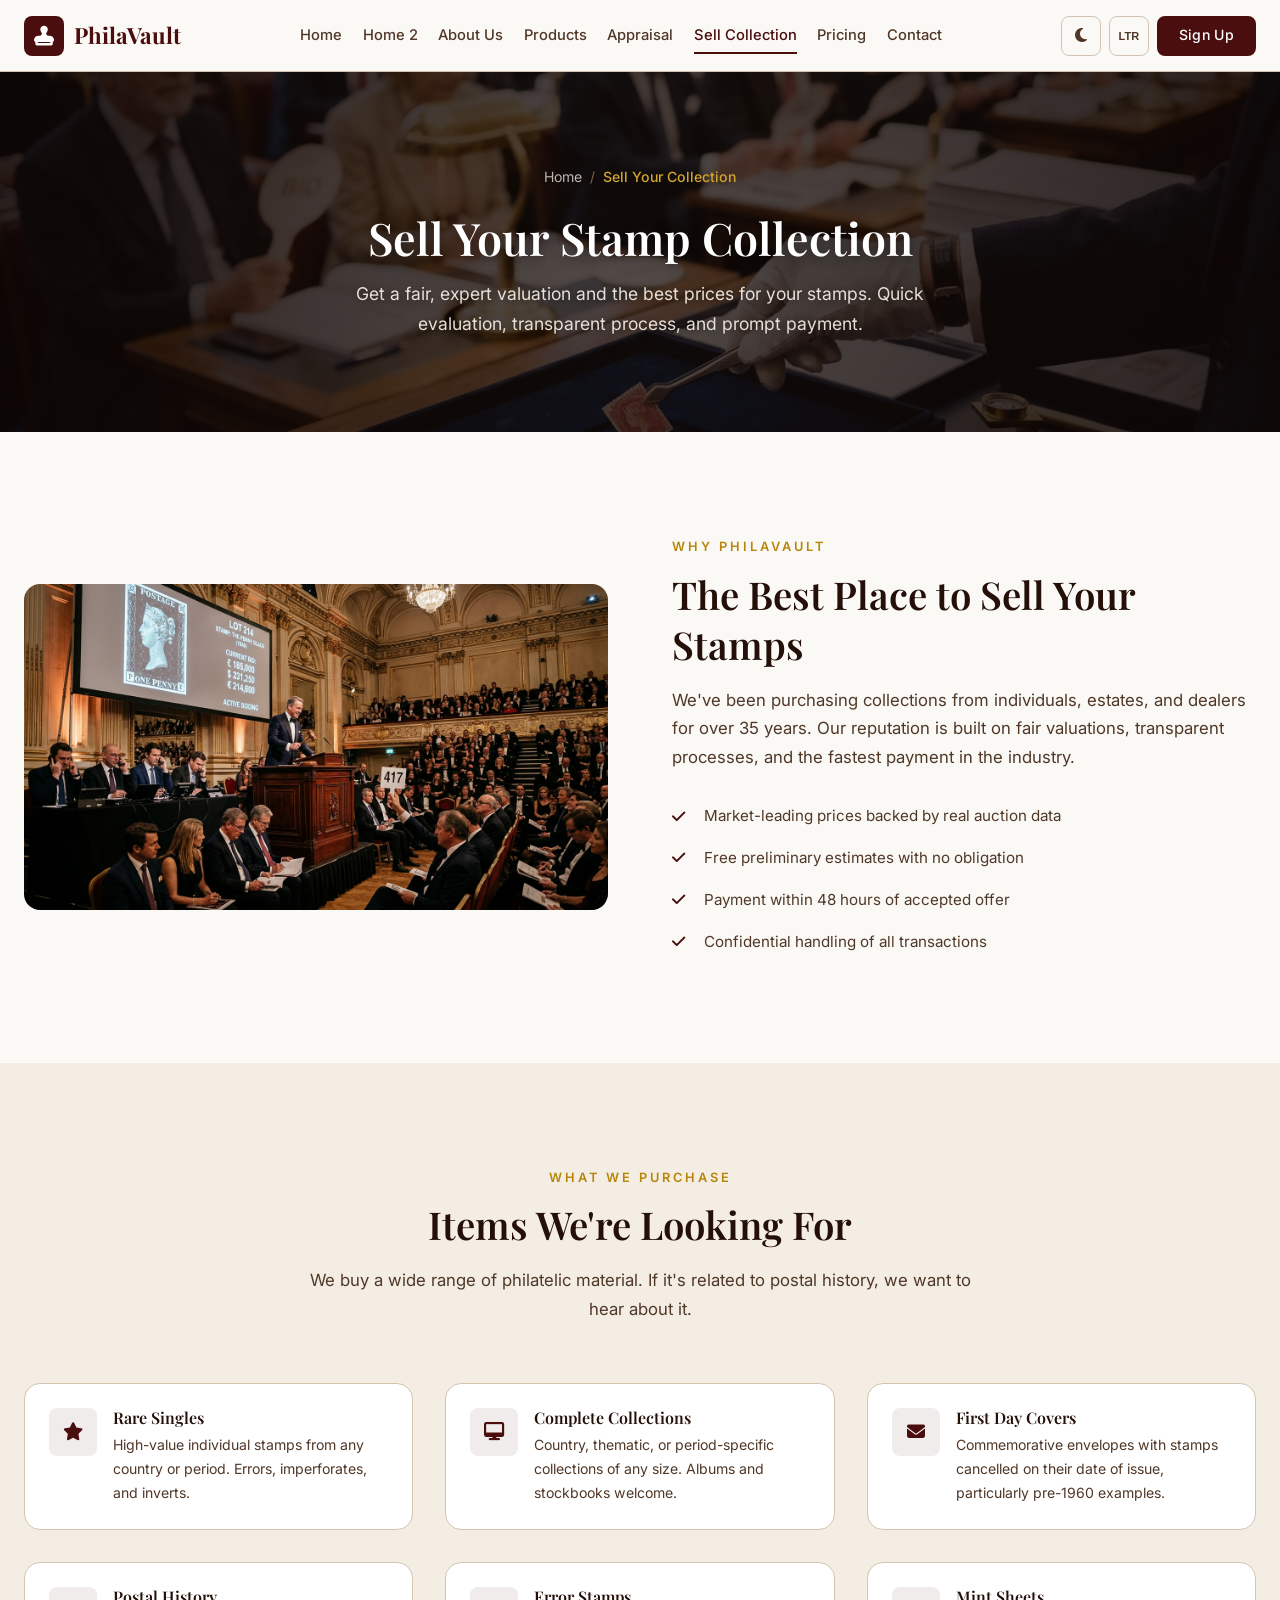
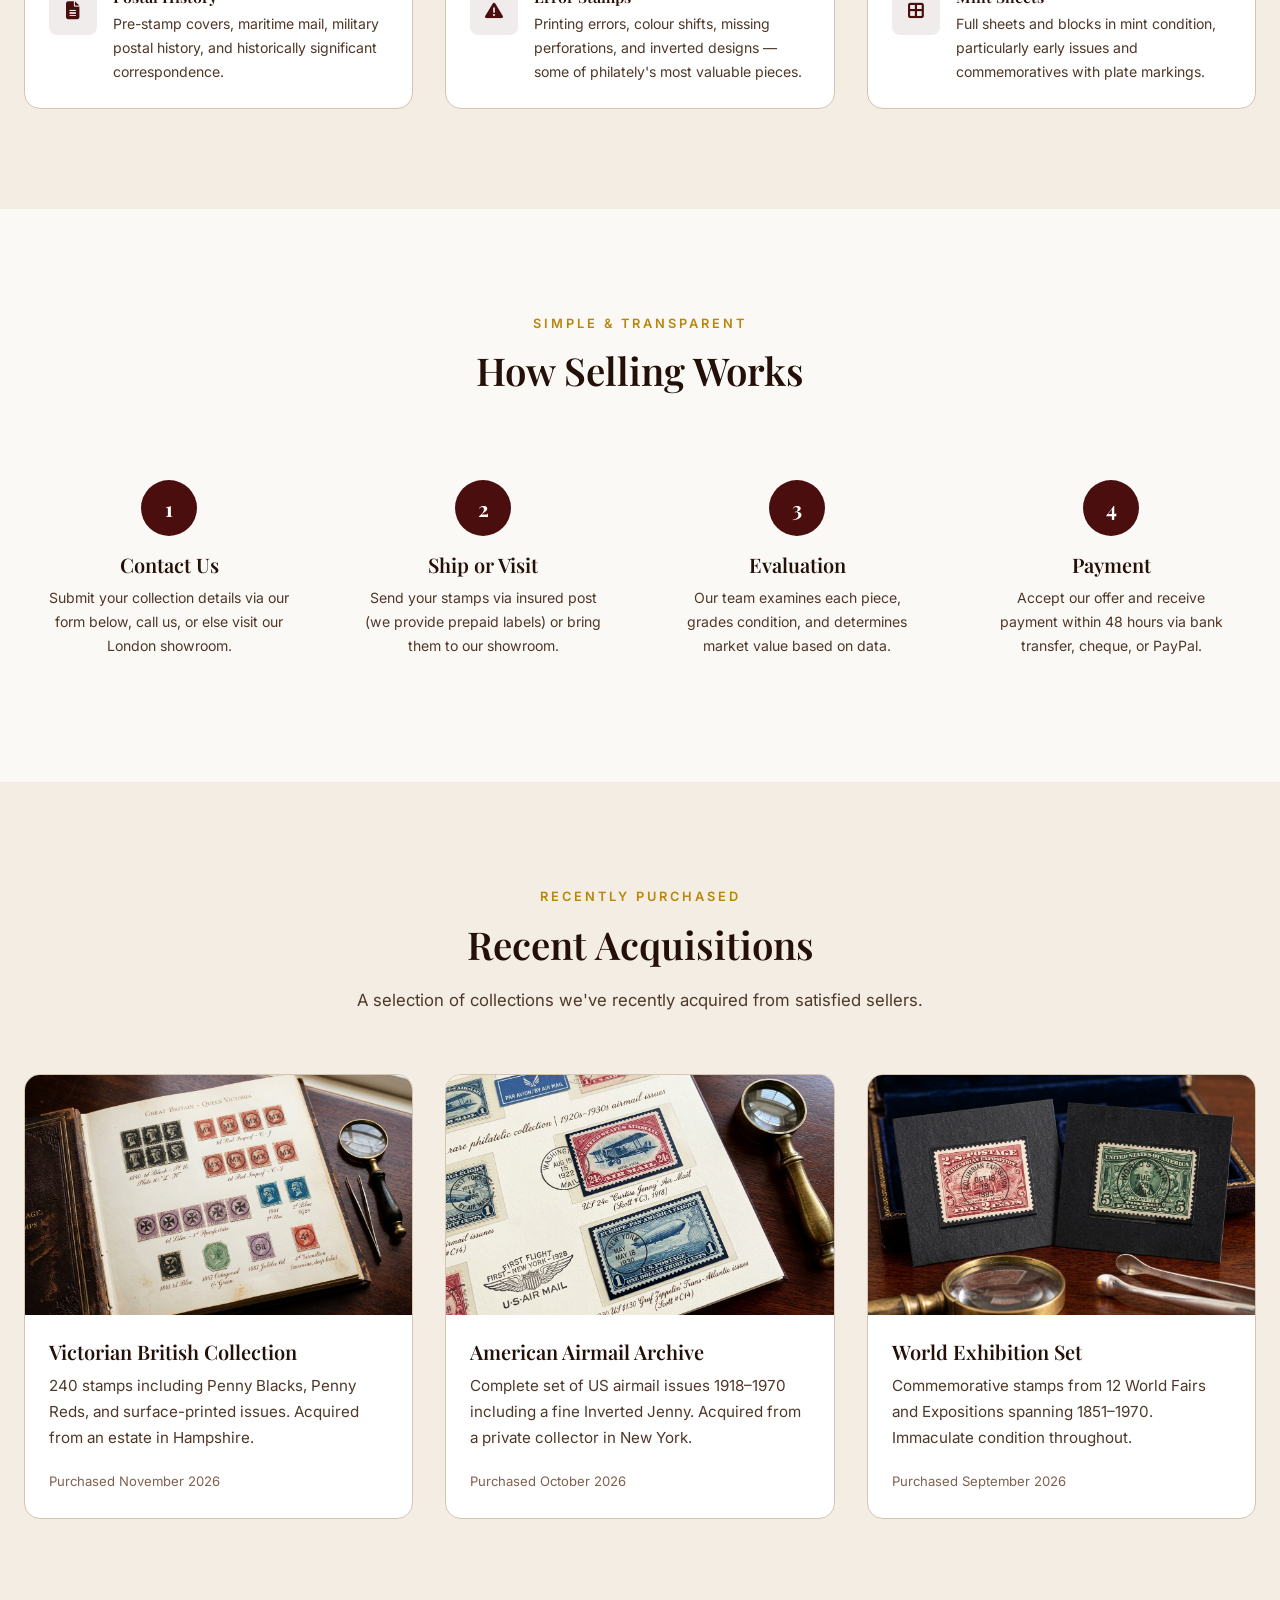
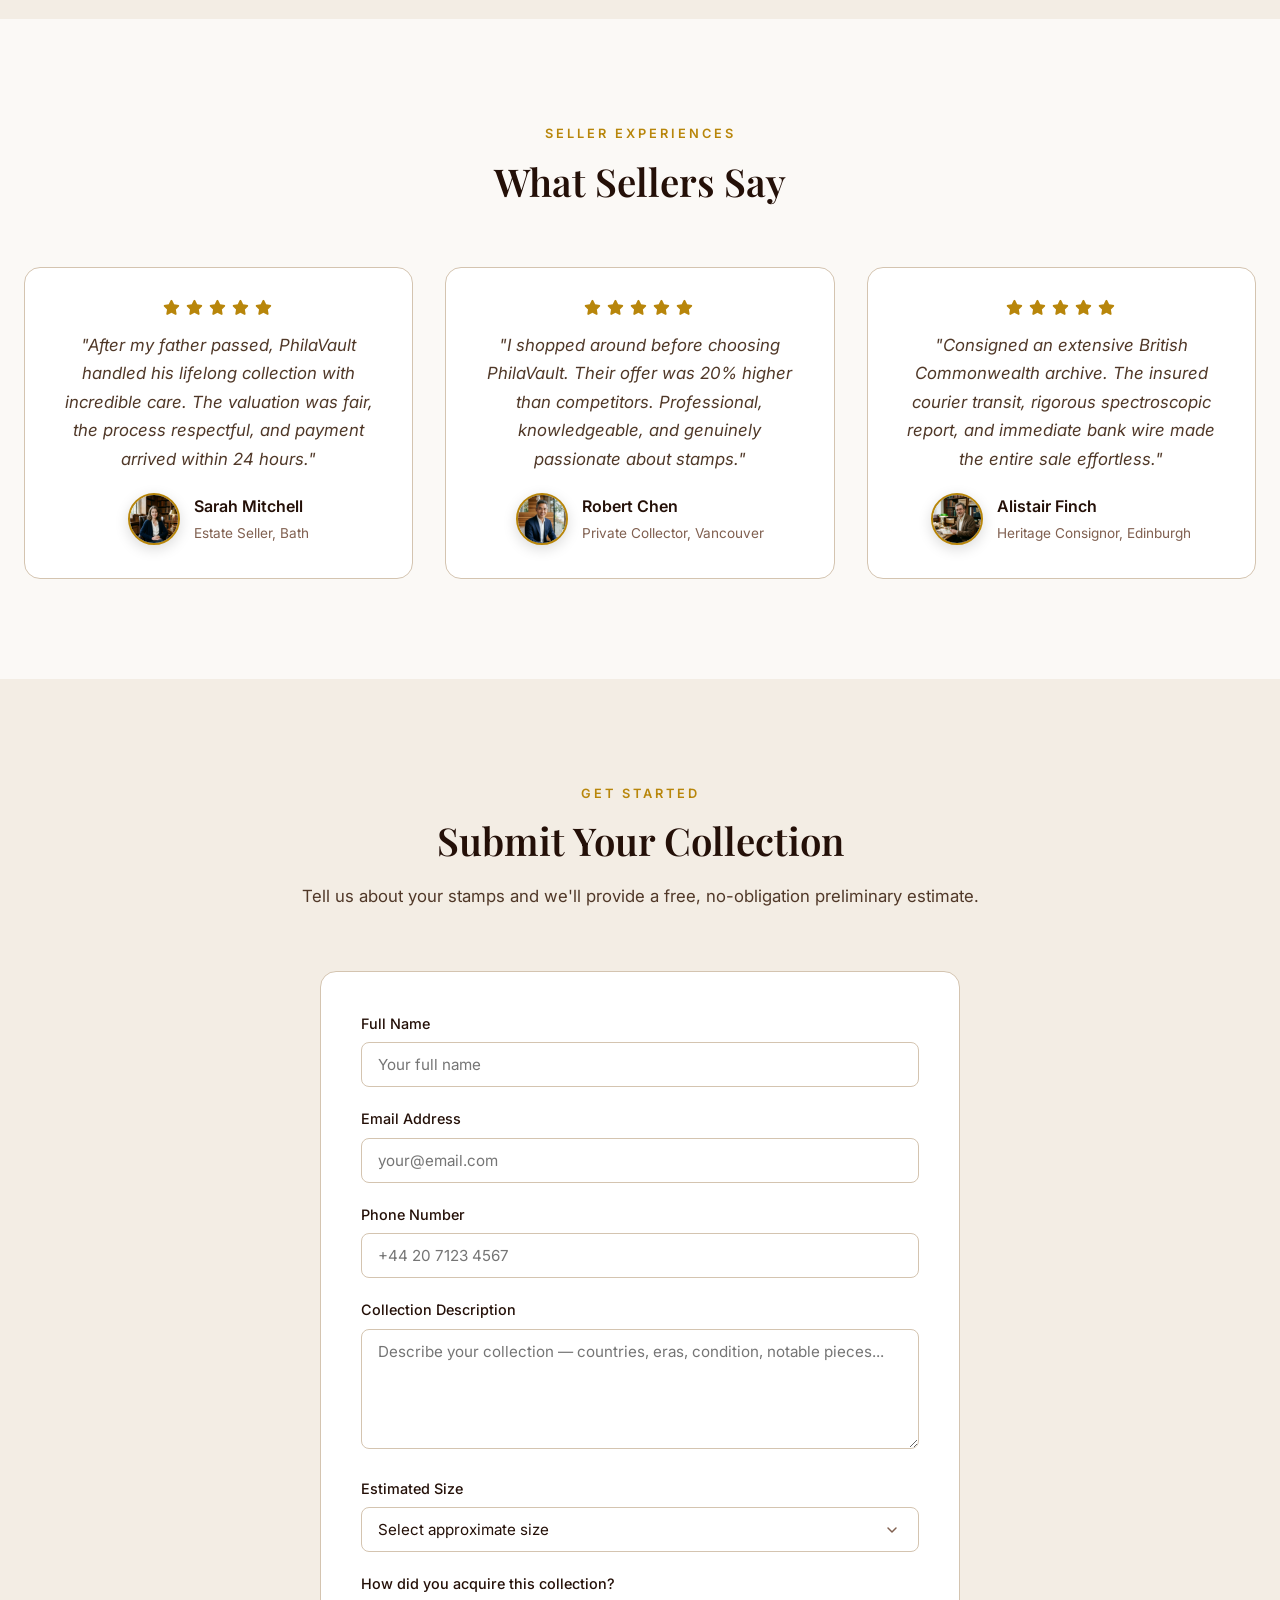
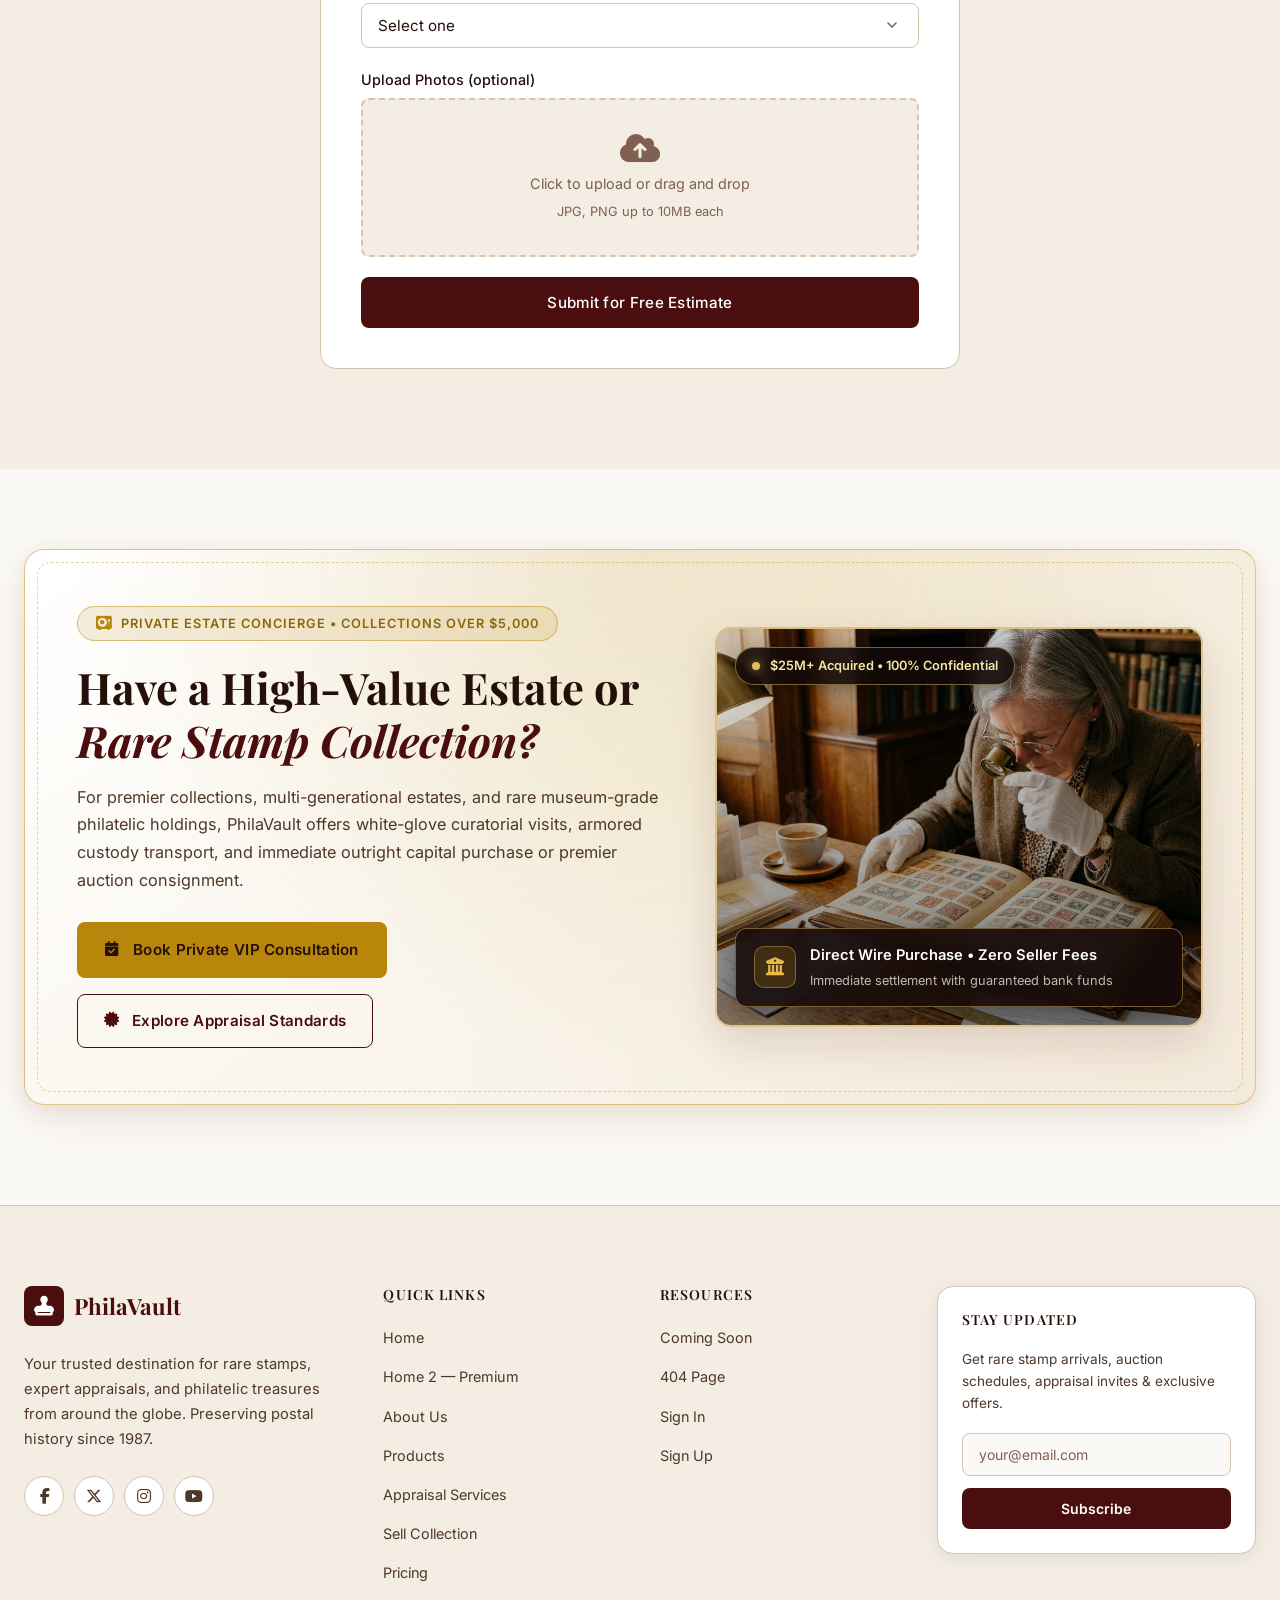
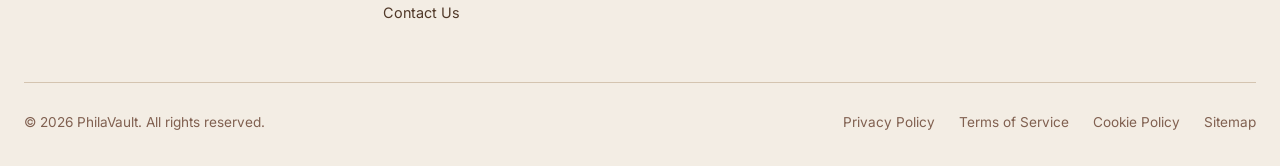
<file: sell.html>
<!DOCTYPE html>
<html lang="en" dir="ltr">
<head>
  <meta charset="UTF-8">
  <meta name="viewport" content="width=device-width, initial-scale=1.0">
  <title>Sell Your Stamp Collection — PhilaVault</title>
  <link rel="preconnect" href="https://fonts.googleapis.com">
  <link rel="preconnect" href="https://fonts.gstatic.com" crossorigin>
  <link href="https://fonts.googleapis.com/css2?family=Inter:wght@400;500;600;700&family=Playfair+Display:ital,wght@0,400;0,500;0,600;0,700;1,400&display=swap" rel="stylesheet">
  <link rel="icon" type="image/svg+xml" href="favicon.svg">
  <link rel="stylesheet" href="https://cdnjs.cloudflare.com/ajax/libs/font-awesome/6.5.1/css/all.min.css">
  <link rel="stylesheet" href="assets/css/style.css">
</head>
<body>

  <!-- Page Hero -->
  <section class="page-hero page-hero-sell">
    <div class="container">
      <ul class="breadcrumb-list">
        <li><a href="index.html">Home</a></li>
        <li><span class="current">Sell Your Collection</span></li>
      </ul>
      <h1>Sell Your Stamp Collection</h1>
      <p>Get a fair, expert valuation and the best prices for your stamps. Quick evaluation, transparent process, and prompt payment.</p>
    </div>
  </section>

  <!-- Why Sell With Us -->
  <section class="section">
    <div class="container">
      <div class="section-split fade-in">
        <div class="split-image">
          <img src="assets/images/sell-live-auction-consignment-hall.jpg" alt="PhilaVault live stamp auction room and consignment sale" loading="lazy">
        </div>
        <div class="split-content">
          <span class="section-label">Why PhilaVault</span>
          <h2>The Best Place to Sell Your Stamps</h2>
          <p>We've been purchasing collections from individuals, estates, and dealers for over 35 years. Our reputation is built on fair valuations, transparent processes, and the fastest payment in the industry.</p>
          <ul style="margin-top:16px;">
            <li style="display:flex;align-items:center;gap:12px;padding:8px 0;color:var(--text-secondary);font-size:0.95rem;">
              <i class="fa-solid fa-check" style="color:var(--primary);width:20px;"></i>
              Market-leading prices backed by real auction data
            </li>
            <li style="display:flex;align-items:center;gap:12px;padding:8px 0;color:var(--text-secondary);font-size:0.95rem;">
              <i class="fa-solid fa-check" style="color:var(--primary);width:20px;"></i>
              Free preliminary estimates with no obligation
            </li>
            <li style="display:flex;align-items:center;gap:12px;padding:8px 0;color:var(--text-secondary);font-size:0.95rem;">
              <i class="fa-solid fa-check" style="color:var(--primary);width:20px;"></i>
              Payment within 48 hours of accepted offer
            </li>
            <li style="display:flex;align-items:center;gap:12px;padding:8px 0;color:var(--text-secondary);font-size:0.95rem;">
              <i class="fa-solid fa-check" style="color:var(--primary);width:20px;"></i>
              Confidential handling of all transactions
            </li>
          </ul>
        </div>
      </div>
    </div>
  </section>

  <!-- What We Buy -->
  <section class="section section-alt">
    <div class="container">
      <div class="section-header fade-in">
        <span class="section-label">What We Purchase</span>
        <h2>Items We're Looking For</h2>
        <p>We buy a wide range of philatelic material. If it's related to postal history, we want to hear about it.</p>
      </div>
      <div class="grid-3 fade-in">
        <div style="display:flex;align-items:flex-start;gap:16px;padding:24px;background:var(--card-bg);border:1px solid var(--border-color);border-radius:var(--border-radius-lg);">
          <div style="width:48px;height:48px;border-radius:var(--border-radius);background:rgba(var(--primary-rgb),0.08);display:flex;align-items:center;justify-content:center;flex-shrink:0;">
            <i class="fa-solid fa-star" style="color:var(--primary);font-size:18px;"></i>
          </div>
          <div>
            <h4 style="font-size:1rem;margin-bottom:4px;">Rare Singles</h4>
            <p style="font-size:0.88rem;color:var(--text-secondary);">High-value individual stamps from any country or period. Errors, imperforates, and inverts.</p>
          </div>
        </div>
        <div style="display:flex;align-items:flex-start;gap:16px;padding:24px;background:var(--card-bg);border:1px solid var(--border-color);border-radius:var(--border-radius-lg);">
          <div style="width:48px;height:48px;border-radius:var(--border-radius);background:rgba(var(--primary-rgb),0.08);display:flex;align-items:center;justify-content:center;flex-shrink:0;">
            <i class="fa-solid fa-desktop" style="color:var(--primary);font-size:18px;"></i>
          </div>
          <div>
            <h4 style="font-size:1rem;margin-bottom:4px;">Complete Collections</h4>
            <p style="font-size:0.88rem;color:var(--text-secondary);">Country, thematic, or period-specific collections of any size. Albums and stockbooks welcome.</p>
          </div>
        </div>
        <div style="display:flex;align-items:flex-start;gap:16px;padding:24px;background:var(--card-bg);border:1px solid var(--border-color);border-radius:var(--border-radius-lg);">
          <div style="width:48px;height:48px;border-radius:var(--border-radius);background:rgba(var(--primary-rgb),0.08);display:flex;align-items:center;justify-content:center;flex-shrink:0;">
            <i class="fa-solid fa-envelope" style="color:var(--primary);font-size:18px;"></i>
          </div>
          <div>
            <h4 style="font-size:1rem;margin-bottom:4px;">First Day Covers</h4>
            <p style="font-size:0.88rem;color:var(--text-secondary);">Commemorative envelopes with stamps cancelled on their date of issue, particularly pre-1960 examples.</p>
          </div>
        </div>
        <div style="display:flex;align-items:flex-start;gap:16px;padding:24px;background:var(--card-bg);border:1px solid var(--border-color);border-radius:var(--border-radius-lg);">
          <div style="width:48px;height:48px;border-radius:var(--border-radius);background:rgba(var(--primary-rgb),0.08);display:flex;align-items:center;justify-content:center;flex-shrink:0;">
            <i class="fa-solid fa-file-lines" style="color:var(--primary);font-size:18px;"></i>
          </div>
          <div>
            <h4 style="font-size:1rem;margin-bottom:4px;">Postal History</h4>
            <p style="font-size:0.88rem;color:var(--text-secondary);">Pre-stamp covers, maritime mail, military postal history, and historically significant correspondence.</p>
          </div>
        </div>
        <div style="display:flex;align-items:flex-start;gap:16px;padding:24px;background:var(--card-bg);border:1px solid var(--border-color);border-radius:var(--border-radius-lg);">
          <div style="width:48px;height:48px;border-radius:var(--border-radius);background:rgba(var(--primary-rgb),0.08);display:flex;align-items:center;justify-content:center;flex-shrink:0;">
            <i class="fa-solid fa-triangle-exclamation" style="color:var(--primary);font-size:18px;"></i>
          </div>
          <div>
            <h4 style="font-size:1rem;margin-bottom:4px;">Error Stamps</h4>
            <p style="font-size:0.88rem;color:var(--text-secondary);">Printing errors, colour shifts, missing perforations, and inverted designs — some of philately's most valuable pieces.</p>
          </div>
        </div>
        <div style="display:flex;align-items:flex-start;gap:16px;padding:24px;background:var(--card-bg);border:1px solid var(--border-color);border-radius:var(--border-radius-lg);">
          <div style="width:48px;height:48px;border-radius:var(--border-radius);background:rgba(var(--primary-rgb),0.08);display:flex;align-items:center;justify-content:center;flex-shrink:0;">
            <i class="fa-solid fa-border-all" style="color:var(--primary);font-size:18px;"></i>
          </div>
          <div>
            <h4 style="font-size:1rem;margin-bottom:4px;">Mint Sheets</h4>
            <p style="font-size:0.88rem;color:var(--text-secondary);">Full sheets and blocks in mint condition, particularly early issues and commemoratives with plate markings.</p>
          </div>
        </div>
      </div>
    </div>
  </section>

  <!-- How It Works -->
  <section class="section">
    <div class="container">
      <div class="section-header fade-in">
        <span class="section-label">Simple & Transparent</span>
        <h2>How Selling Works</h2>
      </div>
      <div class="grid-4 fade-in">
        <div style="text-align:center;padding:24px;">
          <div style="width:56px;height:56px;border-radius:50%;background:var(--primary);color:#fff;display:flex;align-items:center;justify-content:center;margin:0 auto 16px;font-family:var(--font-heading);font-size:1.3rem;font-weight:700;">1</div>
          <h4 style="margin-bottom:8px;">Contact Us</h4>
          <p style="font-size:0.88rem;color:var(--text-secondary);">Submit your collection details via our form below, call us, or else visit our London showroom.</p>
        </div>
        <div style="text-align:center;padding:24px;">
          <div style="width:56px;height:56px;border-radius:50%;background:var(--primary);color:#fff;display:flex;align-items:center;justify-content:center;margin:0 auto 16px;font-family:var(--font-heading);font-size:1.3rem;font-weight:700;">2</div>
          <h4 style="margin-bottom:8px;">Ship or Visit</h4>
          <p style="font-size:0.88rem;color:var(--text-secondary);">Send your stamps via insured post (we provide prepaid labels) or bring them to our showroom.</p>
        </div>
        <div style="text-align:center;padding:24px;">
          <div style="width:56px;height:56px;border-radius:50%;background:var(--primary);color:#fff;display:flex;align-items:center;justify-content:center;margin:0 auto 16px;font-family:var(--font-heading);font-size:1.3rem;font-weight:700;">3</div>
          <h4 style="margin-bottom:8px;">Evaluation</h4>
          <p style="font-size:0.88rem;color:var(--text-secondary);">Our team examines each piece, grades condition, and determines market value based on data.</p>
        </div>
        <div style="text-align:center;padding:24px;">
          <div style="width:56px;height:56px;border-radius:50%;background:var(--primary);color:#fff;display:flex;align-items:center;justify-content:center;margin:0 auto 16px;font-family:var(--font-heading);font-size:1.3rem;font-weight:700;">4</div>
          <h4 style="margin-bottom:8px;">Payment</h4>
          <p style="font-size:0.88rem;color:var(--text-secondary);">Accept our offer and receive payment within 48 hours via bank transfer, cheque, or PayPal.</p>
        </div>
      </div>
    </div>
  </section>

  <!-- Recent Acquisitions -->
  <section class="section section-alt">
    <div class="container">
      <div class="section-header fade-in">
        <span class="section-label">Recently Purchased</span>
        <h2>Recent Acquisitions</h2>
        <p>A selection of collections we've recently acquired from satisfied sellers.</p>
      </div>
      <div class="grid-3 fade-in">
        <div class="card">
          <img class="card-img" src="assets/images/sell-victorian-estate-collection.jpg" alt="Victorian British Collection" loading="lazy">
          <div class="card-body">
            <h3>Victorian British Collection</h3>
            <p>240 stamps including Penny Blacks, Penny Reds, and surface-printed issues. Acquired from an estate in Hampshire.</p>
            <span style="font-size:0.82rem;color:var(--text-muted);">Purchased November 2026</span>
          </div>
        </div>
        <div class="card">
          <img class="card-img" src="assets/images/sell-airmail-specimen-set.jpg" alt="American Airmail Archive" loading="lazy">
          <div class="card-body">
            <h3>American Airmail Archive</h3>
            <p>Complete set of US airmail issues 1918–1970 including a fine Inverted Jenny. Acquired from a private collector in New York.</p>
            <span style="font-size:0.82rem;color:var(--text-muted);">Purchased October 2026</span>
          </div>
        </div>
        <div class="card">
          <img class="card-img" src="assets/images/sell-expo-commemorative-set.jpg" alt="World Exhibition Set" loading="lazy">
          <div class="card-body">
            <h3>World Exhibition Set</h3>
            <p>Commemorative stamps from 12 World Fairs and Expositions spanning 1851–1970. Immaculate condition throughout.</p>
            <span style="font-size:0.82rem;color:var(--text-muted);">Purchased September 2026</span>
          </div>
        </div>
      </div>
    </div>
  </section>

  <!-- Seller Testimonials -->
  <section class="section">
    <div class="container">
      <div class="section-header fade-in">
        <span class="section-label">Seller Experiences</span>
        <h2>What Sellers Say</h2>
      </div>
      <div class="grid-3 fade-in">
        <div class="testimonial-card">
          <div class="stars">
            <i class="fa-solid fa-star"></i>
            <i class="fa-solid fa-star"></i>
            <i class="fa-solid fa-star"></i>
            <i class="fa-solid fa-star"></i>
            <i class="fa-solid fa-star"></i>
          </div>
          <p class="quote">"After my father passed, PhilaVault handled his lifelong collection with incredible care. The valuation was fair, the process respectful, and payment arrived within 24 hours."</p>
          <div class="testimonial-author-wrap">
            <img src="assets/images/avatar-eleanor-pembroke.jpg" alt="Sarah Mitchell" class="testimonial-avatar" width="54" height="54">
            <div class="testimonial-author-info">
              <p class="author">Sarah Mitchell</p>
              <p class="role">Estate Seller, Bath</p>
            </div>
          </div>
        </div>
        <div class="testimonial-card">
          <div class="stars">
            <i class="fa-solid fa-star"></i>
            <i class="fa-solid fa-star"></i>
            <i class="fa-solid fa-star"></i>
            <i class="fa-solid fa-star"></i>
            <i class="fa-solid fa-star"></i>
          </div>
          <p class="quote">"I shopped around before choosing PhilaVault. Their offer was 20% higher than competitors. Professional, knowledgeable, and genuinely passionate about stamps."</p>
          <div class="testimonial-author-wrap">
            <img src="assets/images/avatar-robert-chen.jpg" alt="Robert Chen" class="testimonial-avatar" width="54" height="54">
            <div class="testimonial-author-info">
              <p class="author">Robert Chen</p>
              <p class="role">Private Collector, Vancouver</p>
            </div>
          </div>
        </div>
        <div class="testimonial-card">
          <div class="stars">
            <i class="fa-solid fa-star"></i>
            <i class="fa-solid fa-star"></i>
            <i class="fa-solid fa-star"></i>
            <i class="fa-solid fa-star"></i>
            <i class="fa-solid fa-star"></i>
          </div>
          <p class="quote">"Consigned an extensive British Commonwealth archive. The insured courier transit, rigorous spectroscopic report, and immediate bank wire made the entire sale effortless."</p>
          <div class="testimonial-author-wrap">
            <img src="assets/images/avatar-alistair-finch.jpg" alt="Alistair Finch" class="testimonial-avatar" width="54" height="54">
            <div class="testimonial-author-info">
              <p class="author">Alistair Finch</p>
              <p class="role">Heritage Consignor, Edinburgh</p>
            </div>
          </div>
        </div>
      </div>
    </div>
  </section>

  <!-- Submission Form -->
  <section class="section section-alt">
    <div class="container">
      <div class="section-header fade-in">
        <span class="section-label">Get Started</span>
        <h2>Submit Your Collection</h2>
        <p>Tell us about your stamps and we'll provide a free, no-obligation preliminary estimate.</p>
      </div>
      <div class="fade-in" style="max-width:640px;margin:0 auto;">
        <form class="contact-form" onsubmit="event.preventDefault();">
          <div class="form-group">
            <label for="sellName">Full Name</label>
            <input type="text" id="sellName" class="form-control" placeholder="Your full name">
          </div>
          <div class="form-group">
            <label for="sellEmail">Email Address</label>
            <input type="email" id="sellEmail" class="form-control" placeholder="your@email.com">
          </div>
          <div class="form-group">
            <label for="sellPhone">Phone Number</label>
            <input type="tel" id="sellPhone" class="form-control" placeholder="+44 20 7123 4567">
          </div>
          <div class="form-group">
            <label for="sellDesc">Collection Description</label>
            <textarea id="sellDesc" class="form-control" rows="4" placeholder="Describe your collection — countries, eras, condition, notable pieces..."></textarea>
          </div>
          <div class="form-group">
            <label for="sellSize">Estimated Size</label>
            <select id="sellSize" class="form-control">
              <option value="">Select approximate size</option>
              <option value="1-10">1 – 10 stamps</option>
              <option value="11-50">11 – 50 stamps</option>
              <option value="51-200">51 – 200 stamps</option>
              <option value="201-500">201 – 500 stamps</option>
              <option value="500+">500+ stamps</option>
            </select>
          </div>
          <div class="form-group">
            <label for="sellAcquire">How did you acquire this collection?</label>
            <select id="sellAcquire" class="form-control">
              <option value="">Select one</option>
              <option value="inherited">Inherited / Estate</option>
              <option value="personal">Personal collection</option>
              <option value="purchased">Purchased from another collector</option>
              <option value="other">Other</option>
            </select>
          </div>
          <div class="form-group">
            <label>Upload Photos (optional)</label>
            <div style="border:2px dashed var(--border-color);border-radius:var(--border-radius);padding:32px;text-align:center;cursor:pointer;background:var(--bg-secondary);">
              <i class="fa-solid fa-cloud-arrow-up" style="color:var(--text-muted);font-size:32px;margin-bottom:8px;display:block;"></i>
              <p style="color:var(--text-muted);font-size:0.9rem;">Click to upload or drag and drop</p>
              <p style="color:var(--text-muted);font-size:0.8rem;margin-top:4px;">JPG, PNG up to 10MB each</p>
            </div>
          </div>
          <button type="submit" class="btn btn-primary" style="width:100%;">Submit for Free Estimate</button>
        </form>
      </div>
    </div>
  </section>

  <!-- ==================== ESTATE & HIGH-VALUE SELLER CONCIERGE CTA ==================== -->
  <section class="estate-concierge-section" aria-label="Private Estate and High-Value Stamp Sourcing Concierge">
    <div class="container">
      <div class="estate-vitrine-card fade-in">
        <div class="estate-backdrop" aria-hidden="true"></div>

        <div class="estate-grid">
          <!-- Left Column: Editorial & VIP Concierge Actions -->
          <div class="estate-editorial">
            <div class="estate-pill">
              <i class="fa-solid fa-vault"></i>
              <span>Private Estate Concierge &bull; Collections Over $5,000</span>
            </div>

            <h2 class="estate-title">
              Have a High-Value Estate or <span class="highlight">Rare Stamp Collection?</span>
            </h2>

            <p class="estate-description">
              For premier collections, multi-generational estates, and rare museum-grade philatelic holdings, PhilaVault offers white-glove curatorial visits, armored custody transport, and immediate outright capital purchase or premier auction consignment.
            </p>

            <!-- Dual Action Buttons -->
            <div class="estate-actions">
              <a href="contact.html" class="btn btn-gold">
                <i class="fa-solid fa-calendar-check"></i>
                <span>Book Private VIP Consultation</span>
              </a>
              <a href="appraisal.html" class="btn estate-secondary-btn">
                <i class="fa-solid fa-certificate"></i>
                <span>Explore Appraisal Standards</span>
              </a>
            </div>
          </div>

          <!-- Right Column: Archival Visual Vitrine Frame -->
          <div class="estate-visual-wrap">
            <div class="estate-vitrine-frame">
              <img src="assets/images/sell-private-estate-concierge.jpg" alt="Philatelic specialists conducting private high-value estate appraisal" class="estate-img" loading="lazy">
              <div class="estate-frame-sheen" aria-hidden="true"></div>

              <!-- Floating Live Badge Top -->
              <div class="estate-floating-badge top-badge">
                <div class="estate-badge-dot"></div>
                <span>$25M+ Acquired &bull; 100% Confidential</span>
              </div>

              <!-- Floating Bottom Experience Card -->
              <div class="estate-stat-card">
                <div class="estate-stat-icon">
                  <i class="fa-solid fa-building-columns"></i>
                </div>
                <div class="estate-stat-text">
                  <strong>Direct Wire Purchase &bull; Zero Seller Fees</strong>
                  <span>Immediate settlement with guaranteed bank funds</span>
                </div>
              </div>
            </div>
          </div>
        </div>
      </div>
    </div>
  </section>

  <script src="components.js"></script>
</body>
</html>
</file>
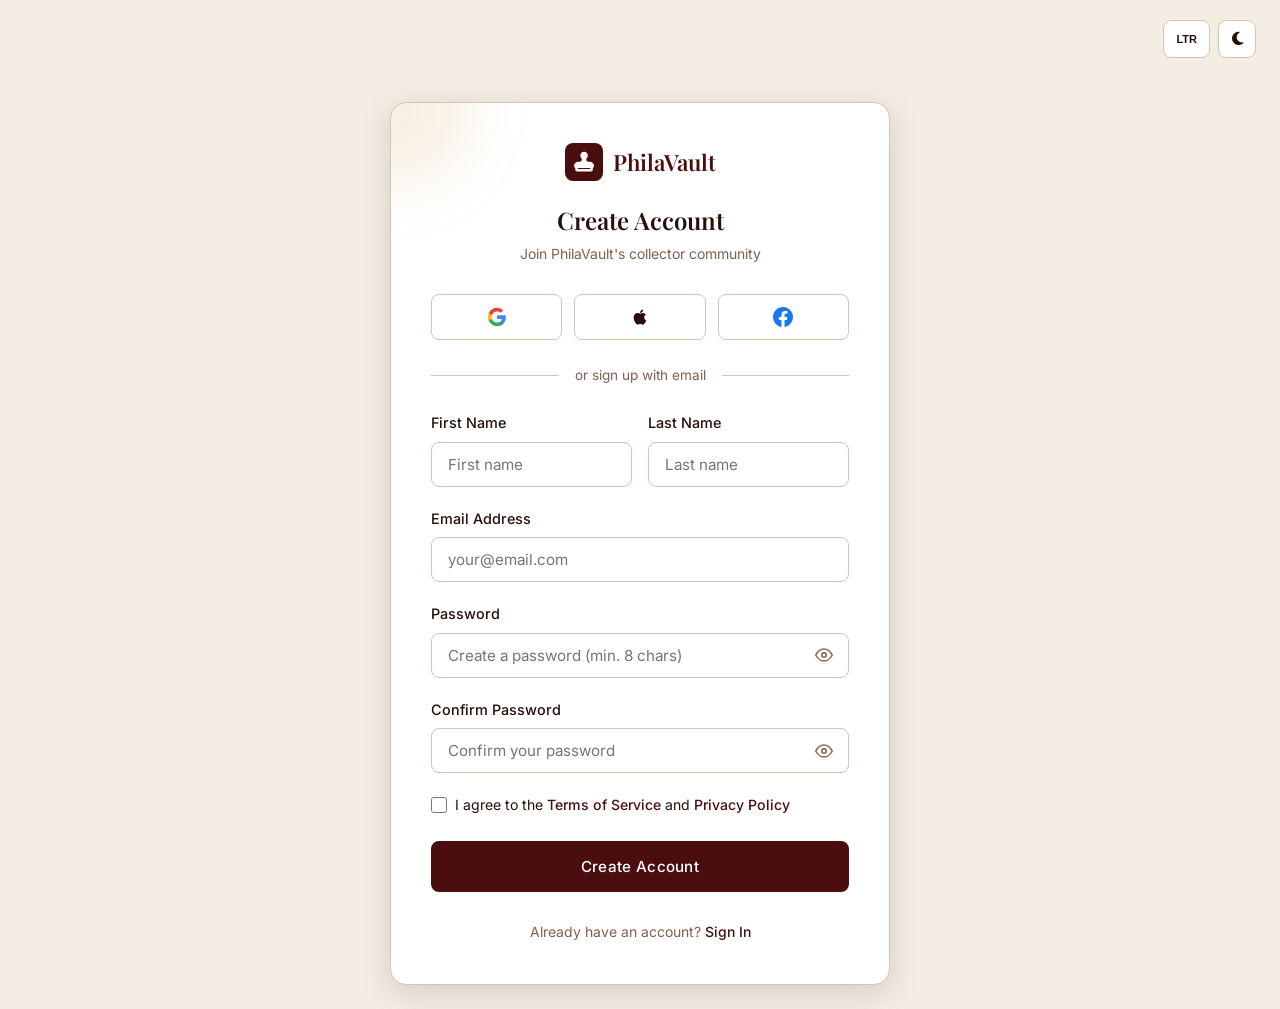
<file: signup.html>
<!DOCTYPE html>
<html lang="en" id="root-html">
<head>
  <meta charset="UTF-8">
  <meta name="viewport" content="width=device-width, initial-scale=1.0">
  <meta name="description" content="Create your PhilaVault account to join our global philatelic community, track rare stamp acquisitions, and request expert appraisals.">
  <title>Sign Up — PhilaVault</title>
  <link rel="preconnect" href="https://fonts.googleapis.com">
  <link rel="preconnect" href="https://fonts.gstatic.com" crossorigin>
  <link href="https://fonts.googleapis.com/css2?family=Inter:wght@400;500;600;700&family=Playfair+Display:ital,wght@0,400;0,500;0,600;0,700;1,400&display=swap" rel="stylesheet">
  <link rel="icon" type="image/svg+xml" href="favicon.svg">
  <link rel="stylesheet" href="https://cdnjs.cloudflare.com/ajax/libs/font-awesome/6.5.1/css/all.min.css">
  <link rel="stylesheet" href="assets/css/style.css">
</head>
<body class="auth-page">

  <!-- Top Bar -->
  <div class="auth-topbar">
    <div style="display:flex;gap:0.5rem;">
      <button onclick="toggleRTL()" class="auth-toggle-btn" title="Toggle Direction">
        <span class="dir-label" style="font-size:0.6875rem;font-weight:600;">LTR</span>
      </button>
      <button onclick="toggleTheme()" class="auth-toggle-btn theme-toggle" title="Toggle Theme" aria-label="Toggle dark mode">
        <span class="theme-icon-wrap"><i class="fa-solid fa-moon"></i></span>
      </button>
    </div>
  </div>

  <!-- Card -->
  <main style="flex:1;display:flex;align-items:center;justify-content:center;padding:1.5rem 1rem;width:100%;box-sizing:border-box;">
    <div class="auth-card" style="max-width:500px;">
      <!-- Decorative ambient orb -->
      <div style="position:absolute;top:-60px;left:-60px;width:140px;height:140px;background:rgba(184,134,11,0.12);border-radius:50%;filter:blur(30px);pointer-events:none;"></div>

      <!-- Logo -->
      <a href="index.html" class="auth-logo" aria-label="PhilaVault Home">
        <div class="logo-icon"><i class="fa-solid fa-stamp"></i></div>
        <span>PhilaVault</span>
      </a>

      <!-- Header -->
      <div style="text-align:center;margin-bottom:1.75rem;">
        <h1 style="font-size:1.5rem;margin-bottom:0.375rem;">Create Account</h1>
        <p style="font-size:0.875rem;color:var(--text-muted);">Join PhilaVault's collector community</p>
      </div>

      <!-- Social Signup Grid -->
      <div class="social-login-grid">
        <button type="button" class="social-btn" title="Sign up with Google" aria-label="Sign up with Google">
          <svg width="20" height="20" viewBox="0 0 24 24"><path d="M22.56 12.25c0-.78-.07-1.53-.2-2.25H12v4.26h5.92a5.06 5.06 0 01-2.2 3.32v2.77h3.57c2.08-1.92 3.28-4.74 3.28-8.1z" fill="#4285F4"/><path d="M12 23c2.97 0 5.46-.98 7.28-2.66l-3.57-2.77c-.98.66-2.23 1.06-3.71 1.06-2.86 0-5.29-1.93-6.16-4.53H2.18v2.84C3.99 20.53 7.7 23 12 23z" fill="#34A853"/><path d="M5.84 14.09c-.22-.66-.35-1.36-.35-2.09s.13-1.43.35-2.09V7.07H2.18C1.43 8.55 1 10.22 1 12s.43 3.45 1.18 4.93l2.85-2.22.81-.62z" fill="#FBBC05"/><path d="M12 5.38c1.62 0 3.06.56 4.21 1.64l3.15-3.15C17.45 2.09 14.97 1 12 1 7.7 1 3.99 3.47 2.18 7.07l3.66 2.84c.87-2.6 3.3-4.53 6.16-4.53z" fill="#EA4335"/></svg>
        </button>
        <button type="button" class="social-btn" title="Sign up with Apple" aria-label="Sign up with Apple">
          <svg width="20" height="20" viewBox="0 0 24 24" fill="currentColor"><path d="M17.05 20.28c-.98.95-2.05.88-3.08.4-1.09-.5-2.08-.48-3.24 0-1.44.62-2.2.44-3.06-.4C2.79 15.25 3.51 7.59 9.05 7.31c1.35.07 2.29.74 3.08.8 1.18-.24 2.31-.93 3.57-.84 1.51.12 2.65.72 3.4 1.8-3.12 1.87-2.38 5.98.48 7.13-.57 1.5-1.31 2.99-2.54 4.09zM12.03 7.25c-.15-2.23 1.66-4.07 3.74-4.25.29 2.58-2.34 4.5-3.74 4.25z"/></svg>
        </button>
        <button type="button" class="social-btn" title="Sign up with Facebook" aria-label="Sign up with Facebook">
          <svg width="20" height="20" viewBox="0 0 24 24" fill="#1877F2"><path d="M24 12.073c0-6.627-5.373-12-12-12s-12 5.373-12 12c0 5.99 4.388 10.954 10.125 11.854v-8.385H7.078v-3.47h3.047V9.43c0-3.007 1.792-4.669 4.533-4.669 1.312 0 2.686.235 2.686.235v2.953H15.83c-1.491 0-1.956.925-1.956 1.874v2.25h3.328l-.532 3.47h-2.796v8.385C19.612 23.027 24 18.062 24 12.073z"/></svg>
        </button>
      </div>

      <!-- Divider -->
      <div class="form-divider">or sign up with email</div>

      <!-- Signup Form -->
      <form onsubmit="event.preventDefault(); alert('Account created successfully!'); window.location.href='login.html';" id="signup-form">
        <div class="form-row">
          <div class="form-group">
            <label class="form-label" for="signup-fname">First Name</label>
            <input type="text" id="signup-fname" class="form-control" placeholder="First name" required>
          </div>
          <div class="form-group">
            <label class="form-label" for="signup-lname">Last Name</label>
            <input type="text" id="signup-lname" class="form-control" placeholder="Last name" required>
          </div>
        </div>

        <div class="form-group">
          <label class="form-label" for="signup-email">Email Address</label>
          <input type="email" id="signup-email" class="form-control" placeholder="your@email.com" required>
        </div>

        <div class="form-group">
          <label class="form-label" for="signup-password">Password</label>
          <div class="password-field">
            <input type="password" id="signup-password" class="form-control" placeholder="Create a password (min. 8 chars)" required minlength="8">
            <button type="button" class="password-toggle" onclick="togglePassword('signup-password')" aria-label="Toggle password visibility">
              <svg xmlns="http://www.w3.org/2000/svg" width="18" height="18" viewBox="0 0 24 24" fill="none" stroke="currentColor" stroke-width="2" stroke-linecap="round" stroke-linejoin="round"><path d="M1 12s4-8 11-8 11 8 11 8-4 8-11 8-11-8-11-8z"/><circle cx="12" cy="12" r="3"/></svg>
            </button>
          </div>
        </div>

        <div class="form-group">
          <label class="form-label" for="signup-confirm">Confirm Password</label>
          <div class="password-field">
            <input type="password" id="signup-confirm" class="form-control" placeholder="Confirm your password" required minlength="8">
            <button type="button" class="password-toggle" onclick="togglePassword('signup-confirm')" aria-label="Toggle password visibility">
              <svg xmlns="http://www.w3.org/2000/svg" width="18" height="18" viewBox="0 0 24 24" fill="none" stroke="currentColor" stroke-width="2" stroke-linecap="round" stroke-linejoin="round"><path d="M1 12s4-8 11-8 11 8 11 8-4 8-11 8-11-8-11-8z"/><circle cx="12" cy="12" r="3"/></svg>
            </button>
          </div>
        </div>

        <div class="form-check" style="margin-bottom:1.5rem;">
          <input type="checkbox" id="terms" required>
          <label for="terms">I agree to the <a href="coming-soon.html" class="link-primary">Terms of Service</a> and <a href="coming-soon.html" class="link-primary">Privacy Policy</a></label>
        </div>

        <button type="submit" class="btn btn-primary w-full">Create Account</button>
      </form>

      <!-- Footer link -->
      <p style="text-align:center;margin-top:1.75rem;font-size:0.875rem;color:var(--text-muted);">
        Already have an account? <a href="login.html" class="link-primary">Sign In</a>
      </p>
    </div>
  </main>

  <script src="components.js"></script>
</body>
</html>
</file>
<file: assets/css/style.css>
/* ============================================
   Philately & Stamp Collecting Store
   Unique Design - Mahogany & Brass Theme
   ============================================ */

/* --- CSS Variables & Color Palette --- */
:root {
  /* Primary: Rich Mahogany */
  --primary: #4A0E0E;
  --primary-light: #6E2020;
  --primary-dark: #320808;
  --primary-rgb: 74, 14, 14;

  /* Secondary: Warm Brass */
  --secondary: #B8860B;
  --secondary-light: #D4A530;
  --secondary-dark: #8C6608;
  --secondary-rgb: 184, 134, 11;

  /* Neutrals */
  --bg-primary: #FBF9F6;
  --bg-secondary: #F3EDE4;
  --bg-tertiary: #E8DFD2;
  --text-primary: #241008;
  --text-secondary: #503828;
  --text-muted: #806050;
  --border-color: #D4C4B0;
  --card-bg: #FFFFFF;
  --card-shadow: 0 4px 20px rgba(36, 16, 8, 0.08);
  --card-shadow-hover: 0 8px 32px rgba(36, 16, 8, 0.14);

  /* Status Colors */
  --success: #4A7C59;
  --warning: #D4A843;
  --danger: #C0392B;
  --info: #3A6B8C;

  /* Typography */
  --font-heading: 'Playfair Display', Georgia, serif;
  --font-body: 'Inter', -apple-system, BlinkMacSystemFont, sans-serif;
  --fw-heading: 600;
  --fw-body: 400;
  --fw-body-medium: 500;

  /* Spacing */
  --section-padding: 100px 0;
  --container-max: 1280px;
  --container-padding-x: 24px;
  --container-padding: 0 var(--container-padding-x);
  --border-radius: 8px;
  --border-radius-lg: 16px;
  --transition: all 0.3s ease;

  /* Header & Hero */
  --header-height: 72px;
  --page-hero-height: 360px;
}

/* Dark Mode */
[data-theme="dark"] {
  --bg-primary: #18100C;
  --bg-secondary: #221814;
  --bg-tertiary: #2C201A;
  --text-primary: #F0E8E0;
  --text-secondary: #C0A898;
  --text-muted: #806050;
  --border-color: #3C2C20;
  --card-bg: #261C16;
  --card-shadow: 0 4px 20px rgba(0, 0, 0, 0.35);
  --card-shadow-hover: 0 8px 32px rgba(0, 0, 0, 0.5);
  --primary: #A84040;
  --primary-light: #C45858;
  --primary-dark: #4A0E0E;
  --secondary: #D4A530;
  --secondary-light: #E0BC50;
}

/* RTL */
[dir="rtl"] {
  direction: rtl;
  text-align: right;
}

[dir="rtl"] .nav-links {
  flex-direction: row;
}

[dir="rtl"] .nav-links a::after {
  left: auto;
  right: 0;
}

[dir="rtl"] .header-actions {
  flex-direction: row-reverse;
}

[dir="rtl"] .footer-grid {
  direction: rtl;
}

[dir="rtl"] .section-split {
  flex-direction: row-reverse;
}

[dir="rtl"] .section-split.split-reverse {
  flex-direction: row;
}

[dir="rtl"] .breadcrumb-list li + li::before {
  content: '\\';
  transform: scaleX(-1);
}

/* --- Reset & Base --- */
*,
*::before,
*::after {
  margin: 0;
  padding: 0;
  box-sizing: border-box;
}

html {
  scroll-behavior: smooth;
  font-size: 16px;
  overflow-x: hidden;
}

body {
  font-family: var(--font-body);
  font-weight: var(--fw-body);
  color: var(--text-primary);
  background-color: var(--bg-primary);
  line-height: 1.7;
  overflow-x: hidden;
  transition: background-color 0.3s ease, color 0.3s ease;
}

/* --- Typography Standard --- */
h1, h2, h3, h4, h5, h6 {
  font-family: var(--font-heading);
  font-weight: var(--fw-heading); /* 600 - Standard */
  line-height: 1.3;
  color: var(--text-primary);
}

h1 { font-size: 3.2rem; }
h2 { font-size: 2.4rem; }
h3 { font-size: 1.5rem; }
h4 { font-size: 1.25rem; }

/* Paragraphs: Strictly within 400–550 weight */
p {
  font-family: var(--font-body);
  font-weight: var(--fw-body); /* 400 */
  line-height: 1.7;
}

p strong,
p b,
strong,
b {
  font-weight: var(--fw-body-medium); /* 500 - keeps emphasized paragraph text in 400-550 range */
}

a {
  text-decoration: none;
  color: inherit;
  transition: var(--transition);
}

img {
  max-width: 100%;
  height: auto;
  display: block;
}

ul { list-style: none; }

.container {
  width: 100%;
  max-width: var(--container-max);
  margin-left: auto;
  margin-right: auto;
  padding-left: var(--container-padding-x);
  padding-right: var(--container-padding-x);
  box-sizing: border-box;
}

/* --- Buttons --- */
.btn {
  display: inline-flex;
  align-items: center;
  justify-content: center;
  gap: 8px;
  padding: 14px 32px;
  font-family: var(--font-body);
  font-size: 0.95rem;
  font-weight: 500;
  border: 2px solid transparent;
  border-radius: var(--border-radius);
  cursor: pointer;
  transition: var(--transition);
  text-transform: none;
  letter-spacing: 0.3px;
  white-space: nowrap;
}

.btn-primary {
  background: var(--primary);
  color: #FFFFFF;
  border-color: var(--primary);
}

.btn-primary:hover {
  background: var(--primary-dark);
  border-color: var(--primary-dark);
  transform: translateY(-2px);
  box-shadow: 0 4px 12px rgba(var(--primary-rgb), 0.3);
}

.btn-secondary {
  background: transparent;
  color: var(--primary);
  border-color: var(--primary);
}

.btn-secondary:hover {
  background: var(--primary);
  color: #FFFFFF;
  transform: translateY(-2px);
}

.btn-gold {
  background: var(--secondary);
  color: var(--text-primary);
  border-color: var(--secondary);
}

.btn-gold:hover {
  background: var(--secondary-dark);
  border-color: var(--secondary-dark);
  transform: translateY(-2px);
}

.btn-lg {
  padding: 16px 36px;
  font-size: 1rem;
}

.btn-sm {
  padding: 8px 18px;
  font-size: 0.85rem;
}

.btn svg,
.btn i {
  width: 18px;
  height: 18px;
}

/* --- Header / Navbar --- */
.header {
  position: fixed;
  top: 0;
  left: 0;
  right: 0;
  z-index: 1000;
  background: var(--bg-primary);
  border-bottom: 1px solid var(--border-color);
  height: var(--header-height);
  transition: var(--transition);
}

.header.scrolled {
  box-shadow: 0 2px 20px rgba(36, 16, 8, 0.08);
}

.header-inner {
  display: flex;
  align-items: center;
  justify-content: space-between;
  height: 100%;
  width: 100%;
  max-width: var(--container-max);
  margin-left: auto;
  margin-right: auto;
  padding-left: var(--container-padding-x);
  padding-right: var(--container-padding-x);
  box-sizing: border-box;
}

.logo {
  display: flex;
  align-items: center;
  gap: 10px;
  font-family: var(--font-heading);
  font-size: 1.4rem;
  font-weight: 700;
  color: var(--primary);
  text-decoration: none;
  flex-shrink: 0;
}

.logo svg {
  width: 36px;
  height: 36px;
  fill: var(--primary);
}

.logo-icon {
  width: 40px;
  height: 40px;
  background: var(--primary);
  border-radius: var(--border-radius);
  display: flex;
  align-items: center;
  justify-content: center;
}

.logo-icon svg {
  width: 24px;
  height: 24px;
  fill: #fff;
  stroke: #fff;
}

.logo-icon i {
  font-size: 20px;
  color: #fff;
  line-height: 1;
}

.nav-links {
  display: flex;
  align-items: center;
  gap: clamp(14px, 1.6vw, 24px);
}

.nav-links a {
  font-size: 0.92rem;
  font-weight: 500;
  color: var(--text-secondary);
  position: relative;
  padding: 4px 0;
}

.nav-links a::after {
  content: '';
  position: absolute;
  bottom: -2px;
  left: 0;
  width: 0;
  height: 2px;
  background: var(--primary);
  transition: width 0.3s ease;
}

.nav-links a:hover,
.nav-links a.active {
  color: var(--primary);
}

.nav-links a:hover::after,
.nav-links a.active::after {
  width: 100%;
}

.header-actions {
  display: flex;
  align-items: center;
  gap: 8px;
}

.header-actions .icon-btn,
.header-actions .btn {
  height: 40px;
  box-sizing: border-box;
  display: inline-flex;
  align-items: center;
  justify-content: center;
  border-radius: var(--border-radius);
  vertical-align: middle;
}

.header-actions .btn {
  padding: 0 20px;
  font-size: 0.88rem;
  font-weight: 500;
  line-height: 1;
  white-space: nowrap;
}

.icon-btn {
  width: 40px;
  height: 40px;
  display: flex;
  align-items: center;
  justify-content: center;
  border: 1px solid var(--border-color);
  border-radius: var(--border-radius);
  background: transparent;
  cursor: pointer;
  transition: var(--transition);
  color: var(--text-secondary);
  flex-shrink: 0;
  box-sizing: border-box;
  padding: 0;
}

.icon-btn:hover {
  border-color: var(--primary);
  color: var(--primary);
  background: rgba(var(--primary-rgb), 0.05);
}

.icon-btn svg {
  width: 18px;
  height: 18px;
  stroke: currentColor;
  fill: none;
  stroke-width: 2;
  stroke-linecap: round;
  stroke-linejoin: round;
}

.icon-btn i {
  font-size: 16px;
  color: currentColor;
  line-height: 1;
}

/* Mobile Menu & Backdrop */
.mobile-menu-btn {
  display: none;
  width: 40px;
  height: 40px;
  align-items: center;
  justify-content: center;
  border-radius: var(--border-radius);
  background: var(--card-bg);
  border: 1px solid var(--border-color);
  color: var(--text-primary);
  cursor: pointer;
  padding: 0;
  transition: var(--transition);
  flex-shrink: 0;
}

.mobile-menu-btn:hover {
  background: rgba(var(--primary-rgb), 0.08);
  border-color: var(--primary);
  color: var(--primary);
}

.mobile-menu-btn .mobile-menu-icon {
  display: inline-flex;
  align-items: center;
  justify-content: center;
}

.mobile-menu-btn svg {
  width: 22px;
  height: 22px;
  stroke: currentColor;
  stroke-width: 2;
  stroke-linecap: round;
  stroke-linejoin: round;
  fill: none;
}

.mobile-menu-btn i {
  font-size: 20px;
  color: currentColor;
  line-height: 1;
}

.mobile-backdrop {
  display: none;
  position: fixed;
  inset: 0;
  top: var(--header-height);
  background: rgba(0, 0, 0, 0.55);
  backdrop-filter: blur(4px);
  -webkit-backdrop-filter: blur(4px);
  z-index: 990;
}

.mobile-backdrop.open {
  display: block;
}

.mobile-nav {
  display: none;
  position: fixed;
  top: var(--header-height);
  left: 0;
  right: 0;
  background: var(--card-bg);
  border-bottom: 1px solid var(--border-color);
  box-shadow: 0 16px 36px rgba(0, 0, 0, 0.18);
  z-index: 995;
  padding: 1.25rem var(--container-padding-x);
  max-height: calc(100vh - var(--header-height));
  overflow-y: auto;
  box-sizing: border-box;
}

.mobile-nav.active,
.mobile-nav.open {
  display: block;
  animation: fadeInDown 0.25s cubic-bezier(0.16, 1, 0.3, 1);
}

@keyframes fadeInDown {
  from {
    opacity: 0;
    transform: translateY(-8px);
  }
  to {
    opacity: 1;
    transform: translateY(0);
  }
}

.mobile-nav a.mob-link,
.mobile-nav a:not(.btn) {
  display: block;
  padding: 12px 16px;
  border-radius: var(--border-radius);
  font-family: var(--font-body);
  font-weight: 500;
  font-size: 0.95rem;
  color: var(--text-primary);
  transition: var(--transition);
  border-bottom: none;
  margin-bottom: 4px;
  text-decoration: none;
}

.mobile-nav a.mob-link:hover,
.mobile-nav a:not(.btn):hover,
.mobile-nav a.active {
  background: rgba(var(--primary-rgb), 0.08);
  color: var(--primary);
  font-weight: 600;
}

.mobile-nav .mobile-actions {
  display: flex;
  flex-direction: column;
  gap: 10px;
  margin-top: 14px;
  padding-top: 14px;
  border-top: 1px solid var(--border-color);
}

.mobile-nav .mobile-actions .btn {
  display: inline-flex;
  align-items: center;
  justify-content: center;
  width: 100%;
  padding: 12px 20px;
}

.mobile-nav .mob-toggles {
  display: flex;
  align-items: center;
  justify-content: center;
  gap: 12px;
  margin-top: 14px;
  padding-top: 14px;
  border-top: 1px solid var(--border-color);
}

.mobile-nav .mob-toggles .icon-btn {
  height: 38px;
  min-width: 38px;
  padding: 0 14px;
  border-radius: var(--border-radius);
  background: var(--bg-primary);
  border: 1px solid var(--border-color);
  color: var(--text-primary);
  display: inline-flex;
  align-items: center;
  justify-content: center;
  gap: 6px;
  cursor: pointer;
  transition: var(--transition);
  font-size: 0.8rem;
  font-weight: 600;
}

.mobile-nav .mob-toggles .icon-btn:hover {
  background: rgba(var(--primary-rgb), 0.08);
  border-color: var(--primary);
  color: var(--primary);
}

/* --- Section Utilities --- */
.section {
  padding: var(--section-padding);
}

.section-alt {
  background-color: var(--bg-secondary);
}

.section-dark {
  background-color: var(--primary-dark);
  color: #FFFFFF;
}

.section-dark h2,
.section-dark h3,
.section-dark h4,
.section-dark p {
  color: #FFFFFF;
}

.section-dark .text-muted {
  color: rgba(255,255,255,0.7);
}

.section-header {
  text-align: center;
  max-width: 680px;
  margin: 0 auto 60px;
}

.section-header .section-label {
  display: inline-block;
  font-size: 0.8rem;
  font-weight: 600;
  text-transform: uppercase;
  letter-spacing: 3px;
  color: var(--secondary);
  margin-bottom: 12px;
}

.section-header h2 {
  margin-bottom: 16px;
}

.section-header p {
  color: var(--text-secondary);
  font-size: 1.05rem;
}

.text-muted {
  color: var(--text-muted);
}

.text-center {
  text-align: center;
}

/* --- Stamp-style decorative border --- */
.stamp-border {
  --stamp-radius: 8px;
  --stamp-gap: 12px;
  background: 
    radial-gradient(circle, var(--bg-primary) var(--stamp-radius), transparent var(--stamp-radius)) 
    calc(var(--stamp-radius) * -1) calc(var(--stamp-radius) * -1) / var(--stamp-gap) var(--stamp-gap);
  padding: 12px;
}

.stamp-card {
  border: 3px solid var(--border-color);
  border-radius: 0;
  position: relative;
  overflow: hidden;
}

.stamp-card::before {
  content: '';
  position: absolute;
  top: -4px;
  left: -4px;
  right: -4px;
  bottom: -4px;
  border: 4px dashed var(--border-color);
  pointer-events: none;
  z-index: 1;
}

/* --- Postmark Badge --- */
.postmark-badge {
  display: inline-flex;
  align-items: center;
  justify-content: center;
  width: 80px;
  height: 80px;
  border: 3px solid var(--primary);
  border-radius: 50%;
  font-family: var(--font-heading);
  font-size: 0.7rem;
  font-weight: 600;
  text-transform: uppercase;
  color: var(--primary);
  transform: rotate(-15deg);
  letter-spacing: 1px;
  text-align: center;
  line-height: 1.2;
  padding: 8px;
}

/* --- Grid Layouts --- */
.grid-2 {
  display: grid;
  grid-template-columns: repeat(2, 1fr);
  gap: 32px;
}

.grid-3 {
  display: grid;
  grid-template-columns: repeat(3, 1fr);
  gap: 32px;
}

.grid-4 {
  display: grid;
  grid-template-columns: repeat(4, 1fr);
  gap: 24px;
}

/* --- Cards --- */
.card {
  background: var(--card-bg);
  border-radius: var(--border-radius-lg);
  overflow: hidden;
  transition: var(--transition);
  border: 1px solid var(--border-color);
}

.card:hover {
  box-shadow: var(--card-shadow-hover);
  transform: translateY(-4px);
}

.card-img {
  width: 100%;
  height: 240px;
  object-fit: cover;
}

.card-body {
  padding: 24px;
}

.card-body h3 {
  margin-bottom: 8px;
  font-size: 1.25rem;
}

.card-body p {
  color: var(--text-secondary);
  font-size: 0.95rem;
  margin-bottom: 16px;
}

/* --- Split Layout (Text + Image) --- */
.section-split {
  display: flex;
  align-items: center;
  gap: 64px;
}

.section-split.split-reverse {
  flex-direction: row-reverse;
}

.section-split .split-content {
  flex: 1;
}

.section-split .split-image {
  flex: 1;
}

.section-split .split-image img {
  width: 100%;
  border-radius: var(--border-radius-lg);
  object-fit: cover;
}

.split-content .section-label {
  display: inline-block;
  font-size: 0.8rem;
  font-weight: 600;
  text-transform: uppercase;
  letter-spacing: 3px;
  color: var(--secondary);
  margin-bottom: 12px;
}

.split-content h2,
.split-content h3 {
  margin-bottom: 16px;
}

.split-content p {
  color: var(--text-secondary);
  margin-bottom: 24px;
  font-size: 1.05rem;
}

/* ========================================================
   REROLLED HERO: Archival Specimen Sheet Gallery (3x2 Mosaic)
   ======================================================== */
.hero,
.hero-archive-section {
  position: relative;
  min-height: 84vh;
  display: flex;
  align-items: center;
  overflow: hidden;
  margin-top: var(--header-height);
  padding: 4.5rem 0 3.5rem;
  background:
    radial-gradient(circle at 82% 22%, rgba(var(--secondary-rgb), 0.12) 0%, transparent 45%),
    radial-gradient(circle at 12% 82%, rgba(var(--primary-rgb), 0.08) 0%, transparent 40%),
    linear-gradient(135deg, #FAF7F2 0%, #F5EFE6 50%, #ECE3D4 100%);
  border-bottom: 1px solid var(--border-color);
  transition: background 0.3s ease, border-color 0.3s ease;
  box-sizing: border-box;
}

[data-theme="dark"] .hero,
[data-theme="dark"] .hero-archive-section {
  background:
    radial-gradient(circle at 82% 22%, rgba(var(--secondary-rgb), 0.18) 0%, transparent 50%),
    radial-gradient(circle at 12% 82%, rgba(var(--primary-rgb), 0.28) 0%, transparent 45%),
    linear-gradient(135deg, #130909 0%, #1A0D0D 50%, #0E0707 100%);
  border-bottom: 1px solid var(--border-color);
}

/* Ambient Canvas & Glows */
.hero-canvas-wrap {
  position: absolute;
  inset: 0;
  pointer-events: none;
  z-index: 1;
}

.hero-philately-canvas {
  position: absolute;
  inset: 0;
  width: 100%;
  height: 100%;
  pointer-events: none;
}

.hero-ambient-orb-1 {
  position: absolute;
  top: 6%;
  right: 8%;
  width: min(520px, 60vw);
  height: min(520px, 60vw);
  background: radial-gradient(circle, rgba(var(--secondary-rgb), 0.14), transparent 70%);
  border-radius: 50%;
  filter: blur(45px);
  pointer-events: none;
}

[data-theme="dark"] .hero-ambient-orb-1 {
  background: radial-gradient(circle, rgba(var(--secondary-rgb), 0.22), transparent 70%);
}

.hero-ambient-orb-2 {
  position: absolute;
  bottom: 8%;
  left: 4%;
  width: min(440px, 50vw);
  height: min(440px, 50vw);
  background: radial-gradient(circle, rgba(var(--primary-rgb), 0.10), transparent 70%);
  border-radius: 50%;
  filter: blur(45px);
  pointer-events: none;
}

[data-theme="dark"] .hero-ambient-orb-2 {
  background: radial-gradient(circle, rgba(var(--primary-rgb), 0.30), transparent 70%);
}

.hero-split-grid {
  display: grid;
  grid-template-columns: 1.05fr 0.95fr;
  align-items: center;
  gap: 3.5rem;
  position: relative;
  z-index: 2;
  width: 100%;
}

/* Left Column: Narrative & Stats */
.hero-content {
  position: relative;
  z-index: 2;
}

.hero-prestige-badge {
  display: inline-flex;
  align-items: center;
  gap: 10px;
  padding: 8px 18px;
  border-radius: 100px;
  background: rgba(var(--secondary-rgb), 0.14);
  border: 1px solid rgba(var(--secondary-rgb), 0.35);
  color: var(--secondary-dark);
  font-size: 0.825rem;
  font-weight: 600;
  text-transform: uppercase;
  letter-spacing: 2px;
  margin-bottom: 1.5rem;
  box-shadow: 0 2px 8px rgba(var(--secondary-rgb), 0.1);
}

.hero-prestige-badge i {
  color: var(--secondary);
  font-size: 0.95rem;
}

[data-theme="dark"] .hero-prestige-badge {
  background: rgba(var(--secondary-rgb), 0.18);
  border-color: rgba(var(--secondary-rgb), 0.45);
  color: #E2BC5A;
}

[data-theme="dark"] .hero-prestige-badge i {
  color: #E2BC5A;
}

.hero-content h1,
.hero-title {
  font-family: var(--font-heading);
  font-weight: 600;
  font-size: clamp(2.35rem, 4.3vw, 3.6rem);
  line-height: 1.18;
  color: var(--text-primary);
  margin-bottom: 1.25rem;
}

.hero-title .highlight {
  color: var(--primary);
  display: inline-block;
  position: relative;
}

[data-theme="dark"] .hero-title .highlight {
  color: #E2BC5A;
}

.hero-content p,
.hero-description {
  font-family: var(--font-body);
  font-weight: 400;
  font-size: 1.125rem;
  line-height: 1.75;
  color: var(--text-secondary);
  margin-bottom: 2rem;
  max-width: 560px;
}

.hero-actions {
  display: flex;
  gap: 1.125rem;
  flex-wrap: wrap;
  margin-bottom: 2rem;
}

.hero-actions .btn {
  display: inline-flex;
  align-items: center;
  justify-content: center;
  gap: 10px;
  font-weight: 600;
}

.hero-actions .btn-primary {
  background: var(--primary);
  color: #FFFFFF;
  border-color: var(--primary);
  box-shadow: 0 4px 16px rgba(var(--primary-rgb), 0.25);
}

.hero-actions .btn-primary:hover {
  background: var(--primary-dark);
  border-color: var(--primary-dark);
  transform: translateY(-2px);
  box-shadow: 0 8px 24px rgba(var(--primary-rgb), 0.35);
}

[data-theme="dark"] .hero-actions .btn-primary {
  background: #A84040;
  border-color: #A84040;
}

[data-theme="dark"] .hero-actions .btn-primary:hover {
  background: #8F2E2E;
  border-color: #8F2E2E;
}

.hero-actions .btn-secondary {
  background: transparent;
  color: var(--primary);
  border-color: var(--primary);
}

.hero-actions .btn-secondary:hover {
  background: var(--primary);
  color: #FFFFFF;
  border-color: var(--primary);
  transform: translateY(-2px);
}

[data-theme="dark"] .hero-actions .btn-secondary {
  color: #F0E8E0;
  border-color: rgba(240, 232, 224, 0.4);
}

[data-theme="dark"] .hero-actions .btn-secondary:hover {
  background: #F0E8E0;
  color: #1A0E0E;
  border-color: #F0E8E0;
}

/* Micro-Proof Trust Strip */
.hero-trust-bar {
  display: flex;
  flex-wrap: wrap;
  align-items: center;
  gap: 1.5rem;
  padding-top: 1.5rem;
  border-top: 1px solid var(--border-color);
  margin-bottom: 2rem;
}

.hero-trust-item {
  display: flex;
  align-items: center;
  gap: 0.6rem;
  color: var(--text-primary);
  font-size: 0.875rem;
  font-weight: 500;
}

.hero-trust-item i {
  color: var(--primary);
  font-size: 1rem;
  flex-shrink: 0;
}

[data-theme="dark"] .hero-trust-item i {
  color: var(--secondary);
}

/* Integrated Hero Metric Counters Strip */
.hero-metric-strip {
  display: grid;
  grid-template-columns: repeat(4, 1fr);
  gap: 1.25rem;
  padding-top: 1.5rem;
  border-top: 1px solid var(--border-color);
}

.hero-metric-item {
  display: flex;
  flex-direction: column;
}

.hero-metric-num {
  font-family: var(--font-heading);
  font-size: 1.75rem;
  font-weight: 700;
  color: var(--primary);
  line-height: 1.1;
  margin-bottom: 4px;
}

[data-theme="dark"] .hero-metric-num {
  color: #E2BC5A;
}

.hero-metric-label {
  font-size: 0.775rem;
  font-weight: 500;
  color: var(--text-muted);
  text-transform: uppercase;
  letter-spacing: 0.5px;
}

/* Right Column: 3x2 Archival Specimen Collage Grid */
.hero-visual {
  position: relative;
  z-index: 2;
}

.hero-specimen-collage {
  display: grid;
  grid-template-columns: repeat(3, 1fr);
  gap: 1rem;
  position: relative;
  width: 100%;
}

.hero-specimen-tile {
  position: relative;
  border-radius: var(--border-radius);
  overflow: hidden;
  box-shadow: 0 10px 24px -6px rgba(74, 14, 14, 0.16), 0 4px 12px rgba(0, 0, 0, 0.06);
  border: 1.5px solid rgba(var(--secondary-rgb), 0.35);
  background: var(--card-bg);
  height: 200px;
  cursor: pointer;
  transition: transform 0.4s cubic-bezier(0.16, 1, 0.3, 1), box-shadow 0.4s ease, border-color 0.3s ease;
}

[data-theme="dark"] .hero-specimen-tile {
  box-shadow: 0 14px 32px rgba(0, 0, 0, 0.5);
  border-color: rgba(var(--secondary-rgb), 0.45);
}

.hero-specimen-tile:hover {
  transform: translateY(-4px) scale(1.02);
  box-shadow: 0 18px 40px rgba(74, 14, 14, 0.28), 0 0 20px rgba(var(--secondary-rgb), 0.25);
  border-color: var(--secondary);
  z-index: 5;
}

.hero-specimen-tile img {
  width: 100%;
  height: 100%;
  object-fit: cover;
  display: block;
  transition: transform 0.6s cubic-bezier(0.16, 1, 0.3, 1);
}

.hero-specimen-tile:hover img {
  transform: scale(1.08);
}

.hero-tile-tag {
  position: absolute;
  bottom: 8px;
  left: 8px;
  right: 8px;
  padding: 4px 8px;
  border-radius: 4px;
  background: rgba(24, 10, 8, 0.85);
  backdrop-filter: blur(6px);
  -webkit-backdrop-filter: blur(6px);
  color: #F5EFE6;
  font-size: 0.7rem;
  font-weight: 600;
  letter-spacing: 0.5px;
  text-align: center;
  border: 1px solid rgba(var(--secondary-rgb), 0.4);
  white-space: nowrap;
  overflow: hidden;
  text-overflow: ellipsis;
  transition: background 0.3s ease;
}

.hero-specimen-tile:hover .hero-tile-tag {
  background: rgba(74, 14, 14, 0.95);
  color: #E2BC5A;
}

/* Center Floating Wax Seal Medallion */
.hero-wax-seal {
  position: absolute;
  top: 50%;
  left: 50%;
  transform: translate(-50%, -50%);
  width: 86px;
  height: 86px;
  border-radius: 50%;
  background: linear-gradient(135deg, #4A0E0E 0%, #320808 60%, #1F0505 100%);
  border: 2px solid #E2BC5A;
  box-shadow: 0 8px 28px rgba(0, 0, 0, 0.45), 0 0 20px rgba(184, 134, 11, 0.35);
  display: flex;
  flex-direction: column;
  align-items: center;
  justify-content: center;
  color: #FFFFFF;
  text-align: center;
  z-index: 10;
  pointer-events: none;
  animation: sealPulse 4s ease-in-out infinite;
}

@keyframes sealPulse {
  0%, 100% { transform: translate(-50%, -50%) scale(1); }
  50% { transform: translate(-50%, -50%) scale(1.05); }
}

.hero-wax-seal i {
  color: #E2BC5A;
  font-size: 1.15rem;
  margin-bottom: 2px;
}

.hero-wax-seal span {
  font-family: var(--font-heading);
  font-size: 0.58rem;
  font-weight: 700;
  letter-spacing: 1.2px;
  color: #F5EFE6;
  line-height: 1;
}

.hero-wax-seal small {
  font-size: 0.5rem;
  letter-spacing: 1px;
  color: #E2BC5A;
  margin-top: 1px;
}

/* Responsive Queries */
@media (max-width: 1024px) {
  .hero,
  .hero-archive-section {
    min-height: auto;
    padding: 3.5rem 0 2.5rem;
  }
  .hero-split-grid {
    grid-template-columns: 1fr;
    gap: 2.75rem;
  }
  .hero-content {
    text-align: center;
    max-width: 780px;
    margin: 0 auto;
  }
  .hero-prestige-badge {
    margin: 0 auto 1.25rem;
  }
  .hero-title {
    text-align: center;
  }
  .hero-description {
    margin-left: auto;
    margin-right: auto;
    text-align: center;
  }
  .hero-actions {
    justify-content: center;
  }
  .hero-trust-bar {
    justify-content: center;
  }
  .hero-visual {
    max-width: 650px;
    margin: 0 auto;
    width: 100%;
  }
  .hero-specimen-tile {
    height: 160px;
  }
}

@media (max-width: 768px) {
  .hero,
  .hero-archive-section {
    padding: 3rem 0 2rem;
  }
  .hero-specimen-collage {
    gap: 0.75rem;
  }
  .hero-specimen-tile {
    height: 135px;
  }
  .hero-metric-strip {
    grid-template-columns: repeat(2, 1fr);
    gap: 1rem;
  }
}

@media (max-width: 680px) {
  .hero-tile-tag,
  .hero-wax-seal {
    display: none !important;
  }
}

@media (max-width: 480px) {
  .hero-specimen-collage {
    grid-template-columns: repeat(2, 1fr);
  }
  .hero-specimen-tile {
    height: 125px;
  }
  .hero-actions {
    flex-direction: column;
    gap: 0.75rem;
  }
  .hero-actions .btn {
    width: 100%;
  }
  .hero-trust-bar {
    flex-direction: column;
    align-items: center;
    gap: 0.75rem;
  }
}

/* ========================================================
   HERO 3-SLIDE CAROUSEL (Home 1 / Index)
   ======================================================== */
.hero-slider-section {
  position: relative;
}

.hero-slide {
  display: none;
  opacity: 0;
  transition: opacity 0.5s ease-in-out;
}

.hero-slide.active {
  display: block;
  opacity: 1;
  animation: heroSlideFade 0.5s ease-in-out;
}

@keyframes heroSlideFade {
  from {
    opacity: 0;
    transform: translateY(8px);
  }
  to {
    opacity: 1;
    transform: translateY(0);
  }
}

/* Slide 2 & 3 Showcase Cards (matches 3x2 mosaic height: 416px) */
.hero-vitrine-card {
  position: relative;
  height: 416px;
  border-radius: var(--border-radius-lg);
  overflow: hidden;
  border: 1.5px solid rgba(var(--secondary-rgb), 0.35);
  box-shadow: 0 16px 36px -6px rgba(74, 14, 14, 0.22), 0 6px 16px rgba(0, 0, 0, 0.08);
  background: var(--card-bg);
}

[data-theme="dark"] .hero-vitrine-card {
  box-shadow: 0 20px 48px rgba(0, 0, 0, 0.6), 0 0 35px rgba(var(--secondary-rgb), 0.12);
  border-color: rgba(var(--secondary-rgb), 0.45);
}

.hero-vitrine-card img {
  width: 100%;
  height: 100%;
  object-fit: cover;
  display: block;
  transition: transform 0.6s cubic-bezier(0.16, 1, 0.3, 1);
}

.hero-vitrine-card:hover img {
  transform: scale(1.04);
}

.hero-vitrine-overlay {
  position: absolute;
  inset: 0;
  background: linear-gradient(180deg, rgba(20, 8, 8, 0.1) 0%, rgba(20, 8, 8, 0.35) 60%, rgba(20, 8, 8, 0.8) 100%);
  pointer-events: none;
}

.hero-vitrine-tag-top {
  position: absolute;
  top: 16px;
  right: 16px;
  padding: 6px 14px;
  border-radius: 100px;
  background: rgba(24, 10, 8, 0.85);
  backdrop-filter: blur(8px);
  -webkit-backdrop-filter: blur(8px);
  color: var(--secondary);
  font-size: 0.78rem;
  font-weight: 600;
  letter-spacing: 1px;
  text-transform: uppercase;
  border: 1px solid rgba(var(--secondary-rgb), 0.4);
  display: inline-flex;
  align-items: center;
  gap: 6px;
  z-index: 2;
}

[data-theme="dark"] .hero-vitrine-tag-top {
  color: #E2BC5A;
}

.hero-vitrine-badge-bottom {
  position: absolute;
  bottom: 18px;
  left: 18px;
  right: auto;
  width: fit-content;
  max-width: calc(100% - 36px);
  padding: 12px 18px;
  border-radius: var(--border-radius);
  background: rgba(255, 255, 255, 0.94);
  backdrop-filter: blur(12px);
  -webkit-backdrop-filter: blur(12px);
  border: 1px solid rgba(var(--secondary-rgb), 0.35);
  display: flex;
  align-items: center;
  gap: 14px;
  z-index: 2;
  box-shadow: 0 10px 24px rgba(0, 0, 0, 0.12);
}

[dir="rtl"] .hero-vitrine-badge-bottom {
  left: auto;
  right: 18px;
}

[data-theme="dark"] .hero-vitrine-badge-bottom {
  background: rgba(26, 12, 12, 0.94);
  border-color: rgba(var(--secondary-rgb), 0.45);
  box-shadow: 0 12px 28px rgba(0, 0, 0, 0.55);
}

.hero-vitrine-icon {
  width: 44px;
  height: 44px;
  border-radius: var(--border-radius);
  background: rgba(var(--secondary-rgb), 0.15);
  color: var(--secondary);
  display: flex;
  align-items: center;
  justify-content: center;
  font-size: 1.2rem;
  flex-shrink: 0;
}

[data-theme="dark"] .hero-vitrine-icon {
  color: #E2BC5A;
}

.hero-vitrine-title {
  font-family: var(--font-heading);
  font-size: 0.95rem;
  font-weight: 600;
  color: var(--text-primary);
  line-height: 1.25;
}

.hero-vitrine-sub {
  font-size: 0.8rem;
  color: var(--text-secondary);
  margin-top: 2px;
}

/* Slider Navigation (Dots & Arrows) */
.hero-slider-nav-wrap {
  display: flex;
  align-items: center;
  justify-content: center;
  gap: 16px;
  margin-top: 2.25rem;
  position: relative;
  z-index: 3;
}

.hero-slider-dots {
  display: flex;
  align-items: center;
  gap: 10px;
}

.hero-dot {
  width: 32px;
  height: 6px;
  border-radius: 4px;
  background: rgba(var(--primary-rgb), 0.22);
  border: none;
  cursor: pointer;
  padding: 0;
  transition: all 0.35s ease;
}

[data-theme="dark"] .hero-dot {
  background: rgba(255, 255, 255, 0.25);
}

.hero-dot.active {
  width: 52px;
  background: var(--primary);
  box-shadow: 0 2px 8px rgba(var(--primary-rgb), 0.35);
}

[data-theme="dark"] .hero-dot.active {
  background: var(--secondary);
  box-shadow: 0 2px 10px rgba(var(--secondary-rgb), 0.45);
}

.hero-slider-arrow {
  width: 38px;
  height: 38px;
  border-radius: 50%;
  background: rgba(var(--secondary-rgb), 0.12);
  border: 1px solid rgba(var(--secondary-rgb), 0.35);
  color: var(--text-primary);
  display: inline-flex;
  align-items: center;
  justify-content: center;
  cursor: pointer;
  transition: all 0.25s ease;
  font-size: 0.85rem;
}

.hero-slider-arrow:hover {
  background: var(--primary);
  color: #fff;
  border-color: var(--primary);
  transform: scale(1.06);
}

[data-theme="dark"] .hero-slider-arrow {
  background: rgba(255, 255, 255, 0.08);
  border-color: rgba(var(--secondary-rgb), 0.4);
  color: #F5EFE6;
}

[data-theme="dark"] .hero-slider-arrow:hover {
  background: var(--secondary);
  color: #1A0D0D;
  border-color: var(--secondary);
}

@media (max-width: 768px) {
  .hero-vitrine-card {
    height: 290px;
  }
  .hero-vitrine-badge-bottom {
    padding: 8px 12px;
    gap: 10px;
  }
  .hero-vitrine-icon {
    width: 36px;
    height: 36px;
    font-size: 1rem;
  }
  .hero-vitrine-title {
    font-size: 0.85rem;
  }
  .hero-vitrine-sub {
    font-size: 0.72rem;
  }
}

/* Page Hero (Inner Pages) - Uniform Height across all pages except Home 1 & 2 */
.page-hero {
  position: relative;
  min-height: var(--page-hero-height);
  display: flex;
  align-items: center;
  justify-content: center;
  padding: 48px 0;
  margin-top: var(--header-height);
  background-color: #1A100C;
  background-position: center center;
  background-size: cover;
  background-repeat: no-repeat;
  text-align: center;
  overflow: hidden;
  box-sizing: border-box;
}

.page-hero::after {
  content: '';
  position: absolute;
  inset: 0;
  background: radial-gradient(circle at center, rgba(20, 10, 8, 0.72) 0%, rgba(14, 6, 5, 0.88) 100%);
  z-index: 0;
}

.page-hero-pricing {
  background-image: url('../images/hero-pricing-club-membership.jpg');
}

.page-hero-contact {
  background-image: url('../images/hero-contact-concierge-facade.jpg');
}

.page-hero-products {
  background-image: url('../images/hero-products-rare-gallery.jpg');
}

.page-hero-sell {
  background-image: url('../images/stamp-sell.jpg');
}

.page-hero-appraisal {
  background-image: url('../images/stamp-appraisal.jpg');
}

.page-hero-about {
  background-image: url('../images/hero2-imperial-archive.jpg');
}

.page-hero::before {
  content: '';
  position: absolute;
  top: 0;
  left: 0;
  right: 0;
  bottom: 0;
  background: url("data:image/svg+xml,%3Csvg width='60' height='60' viewBox='0 0 60 60' xmlns='http://www.w3.org/2000/svg'%3E%3Cg fill='none' fill-rule='evenodd'%3E%3Cg fill='%234A0E0E' fill-opacity='0.03'%3E%3Cpath d='M36 34v-4h-2v4h-4v2h4v4h2v-4h4v-2h-4zm0-30V0h-2v4h-4v2h4v4h2V6h4V4h-4zM6 34v-4H4v4H0v2h4v4h2v-4h4v-2H6zM6 4V0H4v4H0v2h4v4h2V6h4V4H6z'/%3E%3C/g%3E%3C/g%3E%3C/svg%3E");
  opacity: 0.25;
  z-index: 1;
}

.page-hero .container {
  position: relative;
  z-index: 2;
}

.page-hero h1 {
  font-size: 2.8rem;
  margin-bottom: 12px;
  color: #FFFFFF;
  text-shadow: 0 2px 12px rgba(0, 0, 0, 0.5);
}

.page-hero p {
  color: rgba(245, 239, 230, 0.92);
  font-size: 1.1rem;
  max-width: 600px;
  margin: 0 auto;
  text-shadow: 0 1px 6px rgba(0, 0, 0, 0.4);
}

.page-hero-about p {
  max-width: 780px;
}

.page-hero .breadcrumb-list a {
  color: rgba(245, 239, 230, 0.75);
}

.page-hero .breadcrumb-list a:hover {
  color: #FFFFFF;
}

.page-hero .breadcrumb-list .current {
  color: var(--secondary-light);
}

.page-hero .breadcrumb-list li::after {
  color: rgba(245, 239, 230, 0.5);
}

/* Breadcrumbs */
.breadcrumb-list {
  display: flex;
  align-items: center;
  justify-content: center;
  gap: 8px;
  margin-bottom: 20px;
  font-size: 0.88rem;
}

.breadcrumb-list li {
  display: flex;
  align-items: center;
  gap: 8px;
}

.breadcrumb-list li + li::before {
  content: '/';
  color: var(--text-muted);
}

.breadcrumb-list a {
  color: var(--text-muted);
}

.breadcrumb-list a:hover {
  color: var(--primary);
}

.breadcrumb-list .current {
  color: var(--primary);
  font-weight: 500;
}

/* --- Stats / Counters --- */
.stats-bar {
  display: flex;
  justify-content: center;
  gap: 64px;
  padding: 48px 0;
  flex-wrap: wrap;
}

.stat-item {
  text-align: center;
}

.stat-item .stat-number {
  font-family: var(--font-heading);
  font-size: 2.8rem;
  font-weight: 700;
  color: var(--primary);
  line-height: 1;
  margin-bottom: 8px;
}

.stat-item .stat-label {
  font-size: 0.9rem;
  color: var(--text-muted);
  text-transform: uppercase;
  letter-spacing: 1px;
}

/* --- Testimonials --- */
.testimonial-card {
  background: var(--card-bg);
  border: 1px solid var(--border-color);
  border-radius: var(--border-radius-lg);
  padding: 32px;
  text-align: center;
  display: flex;
  flex-direction: column;
}

.testimonial-card .stars {
  display: flex;
  justify-content: center;
  gap: 4px;
  margin-bottom: 16px;
  color: var(--secondary);
}

.testimonial-card .stars svg {
  width: 18px;
  height: 18px;
  fill: var(--secondary);
}

.testimonial-card .stars i {
  font-size: 15px;
  color: var(--secondary);
  margin-right: 2px;
}

.testimonial-card .quote {
  font-size: 1.05rem;
  font-style: italic;
  color: var(--text-secondary);
  margin-bottom: 20px;
  line-height: 1.7;
  flex-grow: 1;
}

.testimonial-author-wrap {
  display: flex;
  align-items: center;
  justify-content: center;
  gap: 14px;
  margin-top: auto;
  text-align: left;
}

.testimonial-avatar {
  width: 52px;
  height: 52px;
  border-radius: 50%;
  object-fit: cover;
  border: 2px solid var(--secondary);
  box-shadow: 0 4px 14px rgba(0, 0, 0, 0.15);
  flex-shrink: 0;
}

.testimonial-avatar.avatar-lg {
  width: 64px;
  height: 64px;
  border: 2px solid #E2BC5A;
}

.testimonial-author-info {
  display: flex;
  flex-direction: column;
}

.testimonial-card .author,
.testimonial-author-info .author {
  font-weight: 600;
  color: var(--text-primary);
  margin-bottom: 2px;
}

.testimonial-card .role,
.testimonial-author-info .role {
  font-size: 0.85rem;
  color: var(--text-muted);
  margin: 0;
}

/* --- FAQ Accordion --- */
.faq-list {
  max-width: 800px;
  margin: 0 auto;
}

.faq-item {
  border: 1px solid var(--border-color);
  border-radius: var(--border-radius);
  margin-bottom: 12px;
  overflow: hidden;
  background: var(--card-bg);
}

.faq-question {
  display: flex;
  align-items: center;
  justify-content: space-between;
  padding: 20px 24px;
  cursor: pointer;
  font-weight: 500;
  font-size: 1rem;
  transition: var(--transition);
  width: 100%;
  background: none;
  border: none;
  text-align: left;
  color: var(--text-primary);
  font-family: var(--font-body);
}

.faq-question:hover {
  color: var(--primary);
}

.faq-question svg,
.faq-question i {
  width: 20px;
  font-size: 16px;
  stroke: currentColor;
  fill: none;
  transition: transform 0.3s ease;
  flex-shrink: 0;
  text-align: center;
}

.faq-item.active .faq-question svg,
.faq-item.active .faq-question i {
  transform: rotate(180deg);
}

.faq-answer {
  max-height: 0;
  overflow: hidden;
  transition: max-height 0.3s ease;
}

.faq-answer p {
  padding: 0 24px 20px;
  color: var(--text-secondary);
  font-size: 0.95rem;
}

.faq-item.active .faq-answer {
  max-height: 300px;
}

/* --- Pricing Cards --- */
.pricing-card {
  background: var(--card-bg);
  border: 1px solid var(--border-color);
  border-radius: var(--border-radius-lg);
  padding: 40px 32px;
  text-align: center;
  position: relative;
  transition: var(--transition);
  display: flex;
  flex-direction: column;
}

.pricing-card:hover {
  transform: translateY(-4px);
  box-shadow: var(--card-shadow-hover);
}

.pricing-card.popular {
  border-color: var(--primary);
  box-shadow: 0 0 0 1px var(--primary);
}

.pricing-card .popular-badge {
  position: absolute;
  top: -1px;
  left: 50%;
  transform: translateX(-50%);
  background: var(--primary);
  color: #fff;
  padding: 4px 24px;
  font-size: 0.75rem;
  font-weight: 600;
  text-transform: uppercase;
  letter-spacing: 1px;
  border-radius: 0 0 var(--border-radius) var(--border-radius);
}

.pricing-card .plan-name {
  font-family: var(--font-heading);
  font-size: 1.3rem;
  font-weight: 600;
  margin-bottom: 8px;
}

.pricing-card .plan-desc {
  color: var(--text-muted);
  font-size: 0.9rem;
  margin-bottom: 24px;
}

.pricing-card .plan-price {
  font-family: var(--font-heading);
  font-size: 3rem;
  font-weight: 700;
  color: var(--primary);
  margin-bottom: 4px;
}

.pricing-card .plan-price span {
  font-size: 1rem;
  font-weight: 400;
  color: var(--text-muted);
}

.pricing-card .plan-billing {
  font-size: 0.85rem;
  color: var(--text-muted);
  margin-bottom: 32px;
}

.pricing-card .plan-features {
  text-align: center;
  margin-bottom: 32px;
  flex-grow: 1;
}

.pricing-card .plan-features li {
  display: flex;
  align-items: center;
  justify-content: center;
  gap: 10px;
  padding: 8px 0;
  font-size: 0.92rem;
  color: var(--text-secondary);
}

.pricing-card .plan-features li svg {
  width: 18px;
  height: 18px;
  stroke: var(--primary);
  fill: none;
  flex-shrink: 0;
}

.pricing-card .plan-features li i {
  font-size: 14px;
  color: var(--primary);
  flex-shrink: 0;
  width: 18px;
  text-align: center;
  margin-right: 0;
}

.pricing-card .btn {
  width: 100%;
  margin-top: auto;
}

/* --- Standalone Appraisal Pricing Cards --- */
.standalone-pricing-card {
  background: var(--card-bg);
  border: 1px solid var(--border-color);
  border-radius: var(--border-radius-lg);
  padding: 36px 24px 28px;
  text-align: center;
  position: relative;
  transition: var(--transition);
  display: flex;
  flex-direction: column;
  box-shadow: var(--card-shadow);
}

.standalone-pricing-card:hover {
  transform: translateY(-6px);
  box-shadow: var(--card-shadow-hover);
  border-color: var(--secondary);
}

.standalone-pricing-card.featured {
  border-color: var(--primary);
  box-shadow: 0 0 0 1px var(--primary), 0 8px 30px rgba(var(--primary-rgb), 0.15);
}

[data-theme="dark"] .standalone-pricing-card.featured {
  border-color: var(--secondary);
  box-shadow: 0 0 0 1px var(--secondary), 0 8px 30px rgba(0, 0, 0, 0.45);
}

.standalone-pricing-badge {
  position: absolute;
  top: -1px;
  left: 50%;
  transform: translateX(-50%);
  background: var(--primary);
  color: #FFFFFF;
  padding: 4px 22px;
  font-size: 0.72rem;
  font-weight: 700;
  text-transform: uppercase;
  letter-spacing: 1px;
  border-radius: 0 0 var(--border-radius) var(--border-radius);
  white-space: nowrap;
  box-shadow: 0 4px 12px rgba(0, 0, 0, 0.25);
  z-index: 2;
}

[data-theme="dark"] .standalone-pricing-badge {
  background: var(--primary);
  color: #FFFFFF;
}

.standalone-pricing-icon {
  width: 52px;
  height: 52px;
  border-radius: 50%;
  background: rgba(var(--secondary-rgb), 0.12);
  color: var(--secondary);
  display: flex;
  align-items: center;
  justify-content: center;
  font-size: 1.3rem;
  margin: 0 auto 16px;
  border: 1px solid rgba(var(--secondary-rgb), 0.25);
  transition: transform 0.3s ease, background 0.3s ease;
}

[data-theme="dark"] .standalone-pricing-icon {
  background: rgba(var(--secondary-rgb), 0.18);
  color: var(--secondary-light);
  border-color: rgba(var(--secondary-rgb), 0.35);
}

.standalone-pricing-card:hover .standalone-pricing-icon {
  transform: scale(1.08);
  background: rgba(var(--secondary-rgb), 0.2);
}

.standalone-pricing-card h4 {
  font-family: var(--font-heading);
  font-size: 1.25rem;
  font-weight: 600;
  color: var(--text-primary);
  margin-bottom: 4px;
}

.standalone-pricing-scope {
  font-size: 0.82rem;
  color: var(--text-muted);
  font-weight: 500;
  margin-bottom: 14px;
}

[data-theme="dark"] .standalone-pricing-scope {
  color: rgba(240, 232, 224, 0.7);
}

.standalone-pricing-rate {
  margin-bottom: 4px;
}

.standalone-pricing-amount {
  font-family: var(--font-heading);
  font-size: 2.3rem;
  font-weight: 600;
  color: var(--primary);
  line-height: 1.1;
  display: inline-block;
}

[data-theme="dark"] .standalone-pricing-amount {
  color: var(--secondary-light);
}

.standalone-pricing-unit {
  font-size: 0.82rem;
  color: var(--text-muted);
  margin-bottom: 18px;
}

[data-theme="dark"] .standalone-pricing-unit {
  color: rgba(240, 232, 224, 0.7);
}

.standalone-pricing-divider {
  width: 100%;
  height: 1px;
  background: var(--border-color);
  margin: 0 0 18px;
  opacity: 0.7;
}

[data-theme="dark"] .standalone-pricing-divider {
  background: rgba(255, 255, 255, 0.12);
  opacity: 1;
}

.standalone-pricing-features {
  list-style: none;
  padding: 0;
  margin: 0 auto 24px;
  text-align: left;
  flex-grow: 1;
  display: flex;
  flex-direction: column;
  align-items: flex-start;
  gap: 10px;
  width: fit-content;
  max-width: 100%;
}

.standalone-pricing-features li {
  display: flex;
  align-items: center;
  justify-content: flex-start;
  gap: 10px;
  font-size: 0.83rem;
  color: var(--text-secondary);
  line-height: 1.4;
  text-align: left;
  white-space: nowrap;
}

[data-theme="dark"] .standalone-pricing-features li {
  color: #E8DFD6;
}

.standalone-pricing-features li i {
  color: var(--secondary);
  font-size: 0.82rem;
  width: 16px;
  text-align: center;
  margin-top: 0;
  flex-shrink: 0;
}

[data-theme="dark"] .standalone-pricing-features li i {
  color: var(--secondary-light);
}

[dir="rtl"] .standalone-pricing-features {
  text-align: right;
  align-items: flex-end;
}

[dir="rtl"] .standalone-pricing-features li {
  justify-content: flex-start;
  flex-direction: row;
  text-align: right;
}

.standalone-pricing-card .btn {
  width: 100%;
  margin-top: auto;
  padding: 10px 16px;
  font-size: 0.85rem;
  font-weight: 600;
  letter-spacing: 0.5px;
}

/* ========================================================
   FEATURE COMPARISON TABLE
   ======================================================== */
.comparison-table-wrapper {
  overflow-x: auto;
  border-radius: var(--border-radius-lg);
  border: 1px solid var(--border-color);
  background: var(--card-bg);
  box-shadow: var(--shadow-sm);
  transition: var(--transition);
}

.comparison-table {
  width: 100%;
  border-collapse: collapse;
  font-size: 0.92rem;
  background: transparent;
}

.comparison-table th,
.comparison-table td {
  padding: 16px 20px;
  border-bottom: 1px solid var(--border-color);
  vertical-align: middle;
}

.comparison-table tbody tr:last-child td {
  border-bottom: none;
}

.comparison-table tbody tr:hover td {
  background: rgba(255, 255, 255, 0.02);
}

[data-theme="light"] .comparison-table tbody tr:hover td {
  background: rgba(0, 0, 0, 0.02);
}

.comparison-table th {
  background: var(--bg-secondary);
  font-weight: 600;
  color: var(--text-primary);
}

.comparison-table .col-feature {
  text-align: left;
  font-weight: 500;
  color: var(--text-primary);
  width: 32%;
}

.comparison-table .col-plan {
  text-align: center;
  color: var(--text-secondary);
  width: 22.6%;
}

.comparison-table .col-highlight {
  color: var(--secondary) !important;
  background: rgba(var(--secondary-rgb), 0.05);
  font-weight: 600;
  width: 24%;
}

.comparison-table .check-gold {
  color: var(--secondary);
  font-size: 0.95rem;
}

.comparison-table .dash {
  color: rgba(245, 239, 230, 0.3);
}

[data-theme="light"] .comparison-table .dash {
  color: rgba(44, 24, 16, 0.3);
}

.mobile-only-break {
  display: none;
}

/* RTL Support */
[dir="rtl"] .comparison-table .col-feature {
  text-align: right;
}

/* Tablet & Mobile Responsiveness - Remove Side Scroll */
@media (max-width: 768px) {
  .comparison-table th,
  .comparison-table td {
    padding: 12px 10px;
    font-size: 0.84rem;
  }
}

@media (max-width: 600px) {
  .comparison-table-wrapper {
    overflow-x: hidden !important;
    width: 100%;
  }

  .comparison-table {
    table-layout: fixed;
    width: 100%;
    font-size: 0.72rem;
  }

  .comparison-table th,
  .comparison-table td {
    padding: 10px 4px !important;
    line-height: 1.25;
    word-break: break-word;
  }

  .comparison-table th {
    font-size: 0.72rem;
    font-weight: 700;
    padding: 12px 3px !important;
    letter-spacing: -0.2px;
  }

  .comparison-table .col-feature {
    width: 31%;
    padding-left: 8px !important;
    font-size: 0.72rem;
    font-weight: 600;
  }

  [dir="rtl"] .comparison-table .col-feature {
    padding-left: 4px !important;
    padding-right: 8px !important;
  }

  .comparison-table .col-plan {
    width: 22.6%;
    font-size: 0.72rem;
  }

  .comparison-table .col-highlight {
    width: 23.8%;
  }

  .comparison-table .check-gold {
    font-size: 0.8rem;
  }

  .mobile-only-break {
    display: inline;
  }
}

/* --- Footer --- */
.footer {
  background: var(--bg-secondary);
  border-top: 1px solid var(--border-color);
  padding: 80px 0 32px;
  position: relative;
  overflow: hidden;
}

.footer-grid {
  display: grid;
  grid-template-columns: 1.35fr 1fr 1fr 1.35fr;
  gap: 3rem 2.5rem;
  padding-bottom: 3.5rem;
  align-items: start;
}

.footer-brand p {
  color: var(--text-secondary);
  font-size: 0.92rem;
  line-height: 1.7;
  margin-top: 14px;
  margin-bottom: 24px;
  max-width: 340px;
  font-weight: 400;
}

.footer-social {
  display: flex;
  align-items: center;
  gap: 10px;
}

.footer-social a {
  width: 40px;
  height: 40px;
  display: grid;
  place-items: center;
  border: 1px solid var(--border-color);
  border-radius: 50%;
  color: var(--text-secondary);
  background: var(--card-bg);
  transition: var(--transition);
  text-decoration: none;
  padding: 0;
  line-height: 0;
}

.footer-social a:hover {
  border-color: var(--primary);
  color: #FFFFFF;
  background: var(--primary);
  transform: translateY(-2px);
  box-shadow: 0 4px 12px rgba(var(--primary-rgb), 0.25);
}

.footer-social a svg,
.footer-social a i {
  display: flex;
  align-items: center;
  justify-content: center;
  width: auto;
  height: auto;
  font-size: 16px;
  fill: currentColor;
  color: currentColor;
  line-height: 1;
  vertical-align: 0 !important;
  margin: 0;
  padding: 0;
  text-align: center;
}

/* Optical centering for asymmetrical Facebook f glyph */
.footer-social a .fa-facebook-f {
  transform: translateX(1px);
}

.footer-col-title,
.footer-col h4 {
  font-family: var(--font-heading);
  font-size: 0.875rem;
  font-weight: 600;
  text-transform: uppercase;
  letter-spacing: 0.08em;
  margin-bottom: 1.25rem;
  color: var(--text-primary);
}

.footer-links,
.footer-col ul {
  list-style: none;
  padding: 0;
  margin: 0;
}

.footer-links li,
.footer-col ul li {
  margin-bottom: 0.75rem;
}

.footer-links li:last-child,
.footer-col ul li:last-child {
  margin-bottom: 0;
}

.footer-links a,
.footer-col ul li a {
  font-size: 0.9rem;
  color: var(--text-secondary);
  text-decoration: none;
  transition: var(--transition);
  display: inline-block;
  font-weight: 400;
}

.footer-links a:hover,
.footer-col ul li a:hover {
  color: var(--primary);
  transform: translateX(4px);
}

/* Footer Newsletter Card */
.footer-newsletter-card {
  background: var(--card-bg);
  border: 1px solid var(--border-color);
  border-radius: var(--border-radius-lg);
  padding: 1.5rem;
  box-shadow: var(--card-shadow);
}

.footer-newsletter-title {
  font-family: var(--font-heading);
  color: var(--text-primary);
  font-size: 1rem;
  font-weight: 600;
  margin-bottom: 0.35rem;
}

.footer-newsletter-desc {
  color: var(--text-secondary);
  font-size: 0.85rem;
  line-height: 1.6;
  margin-bottom: 1.15rem;
  font-weight: 400;
}

.footer-newsletter-form {
  display: flex;
  flex-direction: column;
  gap: 0.75rem;
}

.footer-newsletter-input {
  width: 100%;
  padding: 0.75rem 1rem;
  background: var(--bg-primary);
  border: 1px solid var(--border-color);
  border-radius: var(--border-radius);
  color: var(--text-primary);
  font-family: var(--font-body);
  font-size: 0.875rem;
  outline: none;
  transition: var(--transition);
  box-sizing: border-box;
}

.footer-newsletter-input:focus {
  border-color: var(--primary);
  box-shadow: 0 0 0 3px rgba(var(--primary-rgb), 0.15);
}

.footer-newsletter-input::placeholder {
  color: var(--text-muted);
}

.footer-newsletter-btn {
  width: 100%;
  padding: 0.75rem 1rem;
  background: var(--primary);
  color: #FFFFFF;
  border: none;
  border-radius: var(--border-radius);
  font-family: var(--font-body);
  font-weight: 600;
  font-size: 0.875rem;
  cursor: pointer;
  transition: var(--transition);
  display: flex;
  align-items: center;
  justify-content: center;
}

.footer-newsletter-btn:hover {
  background: var(--primary-dark);
  transform: translateY(-1px);
  box-shadow: 0 4px 12px rgba(var(--primary-rgb), 0.25);
}

/* Footer Bottom Bar */
.footer-bottom {
  border-top: 1px solid var(--border-color);
  padding-top: 1.75rem;
  display: flex;
  align-items: center;
  justify-content: space-between;
  flex-wrap: wrap;
  gap: 1rem;
}

.footer-copyright {
  font-size: 0.85rem;
  color: var(--text-muted);
  margin: 0;
  font-weight: 400;
}

.footer-bottom-links {
  display: flex;
  align-items: center;
  gap: 1.5rem;
  flex-wrap: wrap;
}

.footer-bottom-links a {
  font-size: 0.85rem;
  color: var(--text-muted);
  text-decoration: none;
  transition: var(--transition);
}

.footer-bottom-links a:hover {
  color: var(--primary);
}

/* --- Forms --- */
.form-group {
  margin-bottom: 20px;
}

.form-group label {
  display: block;
  font-size: 0.9rem;
  font-weight: 500;
  margin-bottom: 6px;
  color: var(--text-primary);
}

.form-control {
  width: 100%;
  padding: 12px 16px;
  border: 1px solid var(--border-color);
  border-radius: var(--border-radius);
  font-family: var(--font-body);
  font-size: 0.95rem;
  color: var(--text-primary);
  background: var(--card-bg);
  transition: var(--transition);
}

.form-control:focus {
  outline: none;
  border-color: var(--primary);
  box-shadow: 0 0 0 3px rgba(var(--primary-rgb), 0.1);
}

textarea.form-control {
  resize: vertical;
  min-height: 120px;
}

select.form-control {
  appearance: none;
  -webkit-appearance: none;
  -moz-appearance: none;
  background-image: url("data:image/svg+xml,%3Csvg xmlns='http://www.w3.org/2000/svg' width='16' height='16' viewBox='0 0 24 24' fill='none' stroke='%23806050' stroke-width='2.2' stroke-linecap='round' stroke-linejoin='round'%3E%3Cpolyline points='6 9 12 15 18 9'%3E%3C/polyline%3E%3C/svg%3E");
  background-repeat: no-repeat;
  background-position: right 18px center;
  background-size: 16px 16px;
  padding-right: 48px;
  cursor: pointer;
}

select.form-control option {
  background: var(--card-bg);
  color: var(--text-primary);
}

[data-theme="dark"] select.form-control {
  background-image: url("data:image/svg+xml,%3Csvg xmlns='http://www.w3.org/2000/svg' width='16' height='16' viewBox='0 0 24 24' fill='none' stroke='%23C0A898' stroke-width='2.2' stroke-linecap='round' stroke-linejoin='round'%3E%3Cpolyline points='6 9 12 15 18 9'%3E%3C/polyline%3E%3C/svg%3E");
}

[dir="rtl"] select.form-control {
  background-position: left 18px center;
  padding-right: 16px;
  padding-left: 48px;
}

[dir="rtl"] input[type="tel"].form-control,
[dir="rtl"] input[type="tel"],
[dir="rtl"] input[type="number"].form-control,
[dir="rtl"] input[type="number"] {
  text-align: right;
}

.form-row {
  display: flex;
  gap: 16px;
}

.form-row .form-group {
  flex: 1;
}

.password-field,
.password-wrapper {
  position: relative;
  width: 100%;
}

.password-field .form-control,
.password-wrapper .form-control {
  padding-right: 44px;
}

[dir="rtl"] .password-field .form-control,
[dir="rtl"] .password-wrapper .form-control {
  padding-right: 16px;
  padding-left: 44px;
}

.password-toggle {
  position: absolute;
  right: 12px;
  top: 50%;
  transform: translateY(-50%);
  background: none;
  border: none;
  cursor: pointer;
  color: var(--text-muted);
  padding: 4px;
  display: inline-flex;
  align-items: center;
  justify-content: center;
}

[dir="rtl"] .password-toggle {
  right: auto;
  left: 12px;
}

.password-toggle svg {
  width: 18px;
  height: 18px;
  stroke: currentColor;
  fill: none;
}

.form-check {
  display: flex;
  align-items: center;
  gap: 8px;
}

.form-check input[type="checkbox"] {
  width: 16px;
  height: 16px;
  accent-color: var(--primary);
}

.form-check label {
  font-size: 0.88rem;
  margin-bottom: 0;
}

.form-meta {
  display: flex;
  justify-content: space-between;
  align-items: center;
  margin-bottom: 24px;
}

.form-meta a {
  font-size: 0.88rem;
  color: var(--primary);
  font-weight: 500;
}

.form-meta a:hover {
  text-decoration: underline;
}

.form-divider {
  display: flex;
  align-items: center;
  gap: 16px;
  margin: 24px 0;
  color: var(--text-muted);
  font-size: 0.85rem;
}

.form-divider::before,
.form-divider::after {
  content: '';
  flex: 1;
  height: 1px;
  background: var(--border-color);
}

.social-login {
  display: flex;
  flex-direction: column;
  gap: 12px;
}

.social-btn {
  display: flex;
  align-items: center;
  justify-content: center;
  gap: 12px;
  width: 100%;
  padding: 12px 16px;
  border: 1px solid var(--border-color);
  border-radius: var(--border-radius);
  background: var(--card-bg);
  font-size: 0.92rem;
  font-weight: 500;
  cursor: pointer;
  transition: var(--transition);
  color: var(--text-primary);
  font-family: var(--font-body);
}

.social-btn:hover {
  border-color: var(--primary);
  box-shadow: var(--card-shadow);
}

.social-btn img,
.social-btn svg {
  width: 20px;
  height: 20px;
}

/* --- Auth Pages --- */
.auth-page {
  min-height: 100vh;
  display: flex;
  flex-direction: column;
  overflow-x: hidden;
  background: var(--bg-secondary);
  position: relative;
}

.auth-topbar {
  display: flex;
  align-items: center;
  justify-content: flex-end;
  padding: 1.25rem var(--container-padding-x);
  max-width: var(--container-max);
  margin: 0 auto;
  width: 100%;
  box-sizing: border-box;
  z-index: 10;
}

[dir="rtl"] .auth-topbar {
  justify-content: flex-end;
}

[dir="rtl"] .auth-topbar > div,
[dir="rtl"] .auth-topbar-actions {
  margin-right: auto !important;
  margin-left: 0 !important;
}

.auth-toggle-btn {
  height: 38px;
  min-width: 38px;
  padding: 0 12px;
  display: inline-flex;
  align-items: center;
  justify-content: center;
  gap: 6px;
  border-radius: var(--border-radius);
  background: var(--card-bg);
  border: 1px solid var(--border-color);
  color: var(--text-primary);
  font-size: 0.8rem;
  font-weight: 500;
  cursor: pointer;
  transition: var(--transition);
}

.auth-toggle-btn:hover {
  background: rgba(var(--primary-rgb), 0.08);
  border-color: var(--primary);
  color: var(--primary);
}

.auth-toggle-btn .theme-icon-wrap {
  display: inline-flex;
  align-items: center;
  justify-content: center;
  font-size: 0.95rem;
}

.auth-card {
  position: relative;
  overflow: hidden;
  width: 100%;
  max-width: 460px;
  margin: 0 auto;
  background: var(--card-bg);
  border: 1px solid var(--border-color);
  border-radius: var(--border-radius-lg);
  padding: 40px;
  box-shadow: var(--card-shadow-hover);
  box-sizing: border-box;
}

.auth-card .auth-logo {
  display: flex;
  align-items: center;
  justify-content: center;
  gap: 10px;
  margin-bottom: 24px;
  font-family: var(--font-heading);
  font-size: 1.4rem;
  font-weight: 600;
  color: var(--primary);
  text-decoration: none;
}

.auth-card .auth-logo .logo-icon {
  width: 38px;
  height: 38px;
}

.auth-card .auth-logo .logo-icon svg {
  width: 22px;
  height: 22px;
}

.auth-card h2,
.auth-card h1 {
  text-align: center;
  margin-bottom: 6px;
  font-size: 1.6rem;
  font-family: var(--font-heading);
  font-weight: 600;
}

.auth-card .auth-subtitle {
  text-align: center;
  color: var(--text-muted);
  margin-bottom: 24px;
  font-size: 0.95rem;
}

.social-login-grid {
  display: grid;
  grid-template-columns: repeat(3, 1fr);
  gap: 12px;
  margin-bottom: 20px;
}

.social-login-grid .social-btn {
  display: flex;
  align-items: center;
  justify-content: center;
  padding: 12px;
  border: 1px solid var(--border-color);
  border-radius: var(--border-radius);
  background: var(--card-bg);
  color: var(--text-primary);
  cursor: pointer;
  transition: var(--transition);
  width: 100%;
  box-sizing: border-box;
}

.social-login-grid .social-btn:hover {
  border-color: var(--primary);
  background: rgba(var(--primary-rgb), 0.05);
  box-shadow: var(--card-shadow);
  transform: translateY(-2px);
}

.social-login-grid .social-btn svg {
  width: 20px;
  height: 20px;
}

.auth-footer {
  text-align: center;
  margin-top: 24px;
  font-size: 0.9rem;
  color: var(--text-muted);
}

.auth-footer a {
  color: var(--primary);
  font-weight: 500;
}

.auth-footer a:hover {
  text-decoration: underline;
}

.link-primary {
  color: var(--primary);
  font-weight: 500;
  transition: var(--transition);
}

.link-primary:hover {
  text-decoration: underline;
  color: var(--primary-light);
}

.w-full {
  width: 100% !important;
}

/* --- Fullscreen Standalone Pages (404 & Coming Soon) --- */
.fullscreen-page {
  min-height: 100vh;
  display: flex;
  flex-direction: column;
  overflow-x: hidden;
  background: var(--bg-primary);
  position: relative;
}

.fullscreen-topbar {
  display: flex;
  align-items: center;
  justify-content: space-between;
  padding: 1.25rem var(--container-padding-x);
  max-width: var(--container-max);
  margin: 0 auto;
  width: 100%;
  box-sizing: border-box;
  z-index: 10;
}

.fullscreen-content {
  flex: 1;
  display: flex;
  align-items: center;
  justify-content: center;
  padding: 2.5rem var(--container-padding-x);
  text-align: center;
  position: relative;
  overflow: hidden;
  width: 100%;
  box-sizing: border-box;
}

/* 404 Error Theming */
.error-illustration {
  position: relative;
  display: inline-block;
  margin-bottom: 20px;
}

.error-illustration .stamp-spin {
  position: absolute;
  top: 50%;
  left: 50%;
  transform: translate(-50%, -50%);
  width: 160px;
  height: 160px;
  opacity: 0.12;
  animation: spin 16s linear infinite;
  pointer-events: none;
}

@keyframes spin {
  from { transform: translate(-50%, -50%) rotate(0deg); }
  to { transform: translate(-50%, -50%) rotate(360deg); }
}

.error-code {
  font-family: var(--font-heading);
  font-weight: 600;
  font-size: clamp(6rem, 18vw, 10rem);
  line-height: 1;
  color: transparent;
  -webkit-text-stroke: 2px rgba(var(--primary-rgb), 0.45);
  background: linear-gradient(135deg, var(--primary), var(--secondary));
  -webkit-background-clip: text;
  background-clip: text;
  margin-bottom: 4px;
}

.error-subtitle {
  font-family: var(--font-heading);
  font-weight: 600;
  font-size: clamp(1.6rem, 3.5vw, 2.2rem);
  color: var(--text-primary);
  margin-bottom: 12px;
}

.error-desc {
  color: var(--text-secondary);
  font-size: 1.05rem;
  max-width: 480px;
  margin: 0 auto 32px;
  font-weight: 400;
  line-height: 1.7;
}

.error-actions {
  display: flex;
  gap: 16px;
  justify-content: center;
  flex-wrap: wrap;
}

/* Coming Soon Theming */
.countdown-grid {
  display: grid;
  grid-template-columns: repeat(4, 1fr);
  gap: 16px;
  max-width: 480px;
  margin: 32px auto;
  width: 100%;
}

.countdown-card {
  background: var(--card-bg);
  border: 1px solid var(--border-color);
  box-shadow: var(--card-shadow);
  border-radius: var(--border-radius-lg);
  padding: 20px 12px;
  text-align: center;
  transition: var(--transition);
}

.countdown-card:hover {
  transform: translateY(-2px);
  box-shadow: var(--card-shadow-hover);
}

.countdown-val {
  font-family: var(--font-heading);
  font-weight: 600;
  font-size: 2.2rem;
  color: var(--primary);
  line-height: 1.1;
}

.countdown-lbl {
  font-size: 0.75rem;
  color: var(--text-muted);
  text-transform: uppercase;
  letter-spacing: 0.1em;
  margin-top: 4px;
  font-weight: 600;
}

.subscribe-form {
  display: flex;
  gap: 10px;
  max-width: 460px;
  width: 100%;
  margin: 0 auto;
}

.subscribe-form .form-control {
  flex: 1;
}

.coming-socials {
  display: flex;
  justify-content: center;
  gap: 12px;
  margin-top: 36px;
}

.coming-social-link {
  width: 42px;
  height: 42px;
  display: flex;
  align-items: center;
  justify-content: center;
  border-radius: 50%;
  border: 1px solid var(--border-color);
  background: var(--card-bg);
  color: var(--text-secondary);
  transition: var(--transition);
}

.coming-social-link:hover {
  border-color: var(--primary);
  color: var(--primary);
  background: rgba(var(--primary-rgb), 0.08);
  transform: translateY(-2px);
}

/* --- Product Filters --- */
.filter-tabs {
  display: flex;
  justify-content: center;
  gap: 12px;
  margin-bottom: 40px;
  flex-wrap: wrap;
}

.filter-tab {
  padding: 10px 24px;
  border: 1px solid var(--border-color);
  border-radius: 100px;
  background: transparent;
  cursor: pointer;
  font-size: 0.88rem;
  font-weight: 500;
  color: var(--text-secondary);
  transition: var(--transition);
  font-family: var(--font-body);
}

.filter-tab:hover,
.filter-tab.active {
  background: var(--primary);
  color: #fff;
  border-color: var(--primary);
}

/* Product Card */
.product-card {
  background: var(--card-bg);
  border: 1px solid var(--border-color);
  border-radius: var(--border-radius-lg);
  overflow: hidden;
  transition: var(--transition);
}

.product-card:hover {
  box-shadow: var(--card-shadow-hover);
  transform: translateY(-4px);
}

.product-card .product-img-wrap {
  position: relative;
  overflow: hidden;
  height: 260px;
  background: var(--bg-secondary);
}

.product-card .product-img-wrap img {
  width: 100%;
  height: 100%;
  object-fit: cover;
  transition: transform 0.4s ease;
}

.product-card:hover .product-img-wrap img {
  transform: scale(1.05);
}

.product-card .product-badge {
  position: absolute;
  top: 12px;
  left: 12px;
  background: var(--primary);
  color: #fff;
  padding: 4px 12px;
  border-radius: 100px;
  font-size: 0.75rem;
  font-weight: 600;
  text-transform: uppercase;
  letter-spacing: 0.5px;
}

.product-card .product-info {
  padding: 20px;
}

.product-card .product-category {
  font-size: 0.78rem;
  text-transform: uppercase;
  letter-spacing: 1px;
  color: var(--secondary-dark);
  font-weight: 600;
  margin-bottom: 6px;
}

.product-card .product-name {
  font-family: var(--font-heading);
  font-size: 1.1rem;
  font-weight: 600;
  margin-bottom: 8px;
  color: var(--text-primary);
}

.product-card .product-era {
  font-size: 0.85rem;
  color: var(--text-muted);
  margin-bottom: 12px;
}

.product-card .product-price {
  font-family: var(--font-heading);
  font-size: 1.3rem;
  font-weight: 700;
  color: var(--primary);
}

.product-card .product-price .original-price {
  font-size: 0.9rem;
  color: var(--text-muted);
  text-decoration: line-through;
  margin-left: 8px;
  font-weight: 400;
}

.product-card .product-footer {
  display: flex;
  align-items: center;
  justify-content: space-between;
  gap: 12px;
  margin-top: 14px;
  padding-top: 14px;
  border-top: 1px solid var(--border-color);
}

.product-card .product-footer .product-price {
  margin-bottom: 0;
}

.product-card .product-btn {
  padding: 8px 18px;
  font-size: 0.85rem;
  font-weight: 600;
  white-space: nowrap;
  display: inline-flex;
  align-items: center;
  gap: 7px;
  flex-shrink: 0;
  border-radius: var(--border-radius);
  transition: var(--transition);
}

.product-card .product-btn:hover {
  transform: translateY(-2px);
  box-shadow: 0 4px 12px rgba(74, 14, 14, 0.25);
}

/* --- Contact --- */
.contact-grid {
  display: grid;
  grid-template-columns: 1fr 1.2fr;
  gap: 48px;
}

.contact-info-cards-grid {
  display: flex;
  flex-direction: column;
  gap: 16px;
}

.contact-info-card {
  display: flex;
  align-items: flex-start;
  gap: 16px;
  padding: 24px;
  background: var(--bg-secondary);
  border: 1px solid var(--border-color);
  border-radius: var(--border-radius);
  margin-bottom: 16px;
  transition: var(--transition);
}

.contact-info-card:hover {
  transform: translateY(-2px);
  box-shadow: var(--card-shadow);
  border-color: var(--secondary);
}

.contact-info-cards-grid .contact-info-card {
  margin-bottom: 0;
}

.contact-card-inner {
  display: flex;
  align-items: flex-start;
  gap: 16px;
  width: 100%;
}

[dir="rtl"] .contact-card-inner {
  text-align: right;
}

.contact-info-card .contact-icon {
  width: 48px;
  height: 48px;
  background: rgba(var(--primary-rgb), 0.1);
  border-radius: var(--border-radius);
  display: flex;
  align-items: center;
  justify-content: center;
  flex-shrink: 0;
}

.contact-info-card .contact-icon svg,
.contact-info-card .contact-icon i {
  font-size: 20px;
  color: var(--primary);
  stroke: var(--primary);
  fill: none;
}

.contact-info-card h4 {
  font-size: 1rem;
  margin-bottom: 4px;
}

.contact-info-card p {
  font-size: 0.9rem;
  color: var(--text-secondary);
}

.contact-form {
  background: var(--card-bg);
  border: 1px solid var(--border-color);
  border-radius: var(--border-radius-lg);
  padding: 40px;
}

.contact-form h3 {
  margin-bottom: 24px;
}

/* --- Scroll Animation --- */
.fade-in {
  opacity: 0;
  transform: translateY(30px);
  transition: opacity 0.6s ease, transform 0.6s ease;
}

.fade-in.visible {
  opacity: 1;
  transform: translateY(0);
}

@media (prefers-reduced-motion: reduce) {
  .fade-in {
    opacity: 1 !important;
    transform: none !important;
    transition: none !important;
  }
}

/* --- Responsive --- */

/* Tablet: 1024px */
@media (max-width: 1024px) {
  :root {
    --container-padding-x: 24px;
    --container-padding: 0 24px;
    --page-hero-height: 340px;
  }
  .container,
  .header-inner {
    padding-left: 24px;
    padding-right: 24px;
  }
  .page-hero {
    min-height: 340px;
  }
  h1, h2, h3, h4, h5, h6 { font-weight: 600; }
  p { font-weight: 400; }
  h1 { font-size: 2.6rem; }
  h2 { font-size: 2rem; }
  
  .section { padding: 80px 0; }
  
  .nav-links {
    display: none;
  }
  
  .mobile-menu-btn {
    display: flex;
  }
  
  .header-actions .btn,
  .header-signup-btn {
    display: none !important;
  }
  
  .header-actions .icon-btn {
    display: none !important;
  }
  
  .grid-4 {
    grid-template-columns: repeat(2, 1fr);
  }

  .process-step:not(:last-child)::after {
    display: none;
  }
  
  .grid-3 {
    grid-template-columns: repeat(2, 1fr);
  }
  
  .grid-3 > *:last-child:nth-child(odd) {
    grid-column: 1 / -1;
    justify-self: center;
    max-width: calc(50% - 16px);
    width: 100%;
    margin-left: auto;
    margin-right: auto;
  }
  
  .footer-grid {
    grid-template-columns: repeat(2, 1fr);
    gap: 3rem 2.5rem;
    text-align: left;
  }
  
  .footer-social {
    justify-content: flex-start;
  }
  
  .section-split {
    gap: 40px;
  }
  
  .hero-content h1 {
    font-size: 2.8rem;
  }
  
  .stats-bar {
    gap: 40px;
  }
  
  .contact-grid {
    grid-template-columns: 1fr;
  }
  
  .contact-grid > div:first-child h3 {
    text-align: center;
  }

  .contact-info-cards-grid {
    display: grid;
    grid-template-columns: repeat(2, 1fr);
    gap: 16px;
  }

  .contact-info-card {
    justify-content: flex-start;
    height: 100%;
    margin-bottom: 0;
  }

  .contact-card-inner {
    width: 100%;
    max-width: none;
  }
}

/* Tablet: 768px */
@media (max-width: 768px) {
  :root {
    --container-padding-x: 20px;
    --container-padding: 0 20px;
    --page-hero-height: 320px;
  }
  .container,
  .header-inner {
    padding-left: 20px;
    padding-right: 20px;
  }
  .mobile-nav {
    padding-left: 20px;
    padding-right: 20px;
  }
  .auth-page,
  .error-page,
  .coming-soon-page {
    padding-left: 20px;
    padding-right: 20px;
  }
  .page-hero {
    min-height: 320px;
    padding: 36px 0;
  }
  h1, h2, h3, h4, h5, h6 { font-weight: 600; }
  p { font-weight: 400; }
  h1 { font-size: 2.2rem; }
  h2 { font-size: 1.75rem; }
  h3 { font-size: 1.3rem; }
  
  .section { padding: 64px 0; }
  .section-header { margin-bottom: 40px; }
  
  .grid-3 {
    grid-template-columns: 1fr;
  }
  
  .grid-3 > *:last-child:nth-child(odd) {
    grid-column: auto;
    max-width: 100%;
    margin-left: 0;
    margin-right: 0;
  }
  
  .grid-2 {
    grid-template-columns: 1fr;
  }
  
  .grid-4 {
    grid-template-columns: 1fr 1fr;
  }
  
  .section-split,
  .section-split.split-reverse,
  .section-split[style*="flex-direction"] {
    flex-direction: column !important;
    gap: 32px;
  }
  
  [dir="rtl"] .section-split,
  [dir="rtl"] .section-split.split-reverse,
  [dir="rtl"] .section-split[style*="flex-direction"] {
    flex-direction: column !important;
  }

  .section-split .split-content {
    text-align: center;
  }

  .section-split .split-content .section-label {
    margin-left: auto;
    margin-right: auto;
  }

  .section-split .split-content h2,
  .section-split .split-content h3 {
    text-align: center;
    margin-bottom: 16px;
  }

  .section-split .split-content p {
    text-align: center;
    margin-left: auto;
    margin-right: auto;
    max-width: 600px;
  }

  .section-split .split-content ul {
    display: inline-flex;
    flex-direction: column;
    align-items: flex-start;
    margin: 16px auto 0;
    text-align: left;
    max-width: 100%;
  }

  [dir="rtl"] .section-split .split-content ul {
    text-align: right;
    align-items: flex-start;
  }

  .section-split .split-content .split-stats,
  .section-split .split-content .global-sourcing-stats,
  .section-split .split-content div[style*="display:flex"] {
    justify-content: center !important;
    text-align: center;
    margin-left: auto;
    margin-right: auto;
  }
  
  .hero {
    min-height: auto;
  }
  
  .hero-content h1 {
    font-size: 2.2rem;
  }
  
  .hero-content p {
    font-size: 1rem;
  }
  
  .footer-grid {
    grid-template-columns: repeat(2, 1fr);
    gap: 2.5rem 1.75rem;
    text-align: left;
  }
  
  .footer-brand p {
    max-width: 100%;
  }
  
  .footer-social {
    justify-content: flex-start;
  }
  
  .footer-bottom {
    flex-direction: column;
    align-items: flex-start;
    gap: 1rem;
    text-align: left;
  }
  
  .footer-bottom-links {
    justify-content: flex-start;
    flex-wrap: wrap;
    gap: 1.25rem;
  }
  
  .stats-bar {
    gap: 32px;
  }
  
  .stat-item .stat-number {
    font-size: 2.2rem;
  }
  
  .pricing-card {
    padding: 32px 24px;
  }
  
  .countdown {
    gap: 16px;
  }
  
  .countdown-item .number {
    width: 64px;
    height: 64px;
    font-size: 1.6rem;
  }
  
  .notify-form {
    flex-direction: column;
  }
  
  .page-hero h1 {
    font-size: 2.2rem;
  }
  
  .form-row {
    flex-direction: column;
    gap: 0;
  }
  
  .auth-card {
    padding: 32px 24px;
  }
}

/* Mobile: 360px */
@media (max-width: 480px) {
  :root {
    --container-padding-x: 16px;
    --container-padding: 0 16px;
    --page-hero-height: 280px;
  }
  html { font-size: 15px; }
  h1, h2, h3, h4, h5, h6 { font-weight: 600; }
  p { font-weight: 400; }
  
  h1 { font-size: 1.85rem; }
  h2 { font-size: 1.5rem; }
  
  .container,
  .header-inner {
    padding-left: 16px;
    padding-right: 16px;
  }

  .mobile-nav {
    padding-left: 16px;
    padding-right: 16px;
  }

  .auth-page,
  .error-page,
  .coming-soon-page {
    padding-left: 16px;
    padding-right: 16px;
  }

  .auth-card,
  .contact-form {
    padding: 28px 20px;
  }

  .contact-info-cards-grid {
    grid-template-columns: 1fr;
  }

  .page-hero {
    min-height: 280px;
    padding: 28px 0;
  }
  
  .section { padding: 48px 0; }
  
  .grid-4 {
    grid-template-columns: 1fr;
  }
  
  .hero {
    min-height: auto;
  }
  
  .hero-content h1 {
    font-size: 1.85rem;
  }
  
  .hero-actions {
    flex-direction: column;
  }
  
  .hero-actions .btn {
    width: 100%;
  }
  
  .stats-bar {
    flex-direction: column;
    gap: 24px;
  }
  
  .error-content .error-code {
    font-size: 5rem;
  }
  
  .error-actions {
    flex-direction: column;
  }
  
  .error-actions .btn {
    width: 100%;
  }
  
  .coming-soon-content h1 {
    font-size: 2rem;
  }
  
  .countdown {
    gap: 8px;
  }
  
  .countdown-item .number {
    width: 56px;
    height: 56px;
    font-size: 1.3rem;
  }
  
  .countdown-grid {
    gap: 8px;
    margin: 20px auto;
  }

  .countdown-card {
    padding: 12px 6px;
    border-radius: var(--border-radius);
  }

  .countdown-val {
    font-size: 1.4rem;
  }

  .countdown-lbl {
    font-size: 0.65rem;
    letter-spacing: 0.05em;
  }

  .subscribe-form {
    flex-direction: column;
  }

  .subscribe-form .btn {
    width: 100%;
  }

  .social-login-grid {
    gap: 8px;
  }

  .social-login-grid .social-btn {
    padding: 10px;
  }

  .error-illustration .stamp-spin {
    width: 110px;
    height: 110px;
  }
  
  .filter-tabs {
    gap: 8px;
  }
  
  .filter-tab {
    padding: 8px 16px;
    font-size: 0.82rem;
  }
  
  .footer {
    padding: 3.5rem 0 2rem;
  }
  
  .footer-grid {
    grid-template-columns: 1fr;
    gap: 2.25rem;
    text-align: left;
    margin-bottom: 2rem;
  }
  
  .footer-brand p {
    max-width: 100%;
  }
  
  .footer-social {
    justify-content: flex-start;
  }
  
  .footer-bottom {
    flex-direction: column;
    align-items: flex-start;
    gap: 1rem;
    text-align: left;
  }
  
  .footer-bottom-links {
    justify-content: flex-start;
    flex-wrap: wrap;
    gap: 1rem 1.25rem;
  }
  
  .btn {
    padding: 12px 24px;
    font-size: 0.9rem;
  }
  
  .mobile-nav .mobile-actions {
    flex-direction: column;
  }
}

/* RTL Adjustments for Footer & Mobile Nav */
[dir="rtl"] .footer-grid {
  text-align: right;
}

[dir="rtl"] .footer-social {
  justify-content: flex-start;
}

[dir="rtl"] .footer-bottom {
  align-items: flex-start;
  text-align: right;
}

[dir="rtl"] .footer-bottom-links {
  justify-content: flex-start;
}

[dir="rtl"] .footer-links a:hover,
[dir="rtl"] .footer-col ul li a:hover {
  transform: translateX(-4px);
}

[dir="rtl"] .mobile-nav a.mob-link,
[dir="rtl"] .mobile-nav a:not(.btn) {
  text-align: right;
}


/* ========================================================
   SPLIT HERO SHOWCASE (Home 2 - The Vault)
   ======================================================== */
.hero-home2 {
  position: relative;
  min-height: 80vh;
  display: flex;
  align-items: center;
  overflow: hidden;
  padding: 4.5rem 0 3rem;
  background:
    radial-gradient(circle at 85% 25%, rgba(var(--secondary-rgb), 0.12) 0%, transparent 45%),
    radial-gradient(circle at 12% 85%, rgba(var(--primary-rgb), 0.08) 0%, transparent 40%),
    linear-gradient(135deg, #FAF7F2 0%, #F5EFE6 50%, #ECE3D4 100%);
  border-bottom: 1px solid var(--border-color);
  margin-top: var(--header-height);
  transition: background 0.3s ease, border-color 0.3s ease;
}

[data-theme="dark"] .hero-home2 {
  background:
    radial-gradient(circle at 85% 25%, rgba(var(--secondary-rgb), 0.18) 0%, transparent 50%),
    radial-gradient(circle at 12% 85%, rgba(var(--primary-rgb), 0.25) 0%, transparent 45%),
    linear-gradient(135deg, #120A0A 0%, #1A0F0F 50%, #0E0707 100%);
  border-bottom: 1px solid var(--border-color);
}

/* Background effects container scoped to home 2 */
.hero-home2-theme-bg {
  position: absolute;
  inset: 0;
  overflow: hidden;
  pointer-events: none;
  z-index: 1;
}

/* Canvas layer */
.hero-home2-canvas {
  position: absolute;
  inset: 0;
  width: 100%;
  height: 100%;
  pointer-events: none;
  z-index: 2;
}

/* Ambient Moving Aurora Orbs with slow breath animation */
.hero-home2 .hero-ambient-1 {
  position: absolute;
  top: 4%;
  right: 6%;
  width: min(580px, 65vw);
  height: min(580px, 65vw);
  background: radial-gradient(circle, rgba(var(--secondary-rgb), 0.16), transparent 70%);
  border-radius: 50%;
  z-index: 1;
  pointer-events: none;
  filter: blur(48px);
  animation: home2OrbFloat1 18s ease-in-out infinite alternate;
}

[data-theme="dark"] .hero-home2 .hero-ambient-1 {
  background: radial-gradient(circle, rgba(var(--secondary-rgb), 0.24), transparent 70%);
}

.hero-home2 .hero-ambient-2 {
  position: absolute;
  bottom: 4%;
  left: 3%;
  width: min(480px, 52vw);
  height: min(480px, 52vw);
  background: radial-gradient(circle, rgba(var(--primary-rgb), 0.12), transparent 70%);
  border-radius: 50%;
  z-index: 1;
  pointer-events: none;
  filter: blur(44px);
  animation: home2OrbFloat2 22s ease-in-out infinite alternate;
}

[data-theme="dark"] .hero-home2 .hero-ambient-2 {
  background: radial-gradient(circle, rgba(var(--primary-rgb), 0.32), transparent 70%);
}

.hero-home2 .hero-ambient-3 {
  position: absolute;
  top: 38%;
  left: 36%;
  width: min(340px, 38vw);
  height: min(340px, 38vw);
  background: radial-gradient(circle, rgba(var(--secondary-rgb), 0.09), transparent 70%);
  border-radius: 50%;
  z-index: 1;
  pointer-events: none;
  filter: blur(52px);
  animation: home2OrbFloat3 26s ease-in-out infinite alternate-reverse;
}

[data-theme="dark"] .hero-home2 .hero-ambient-3 {
  background: radial-gradient(circle, rgba(var(--secondary-rgb), 0.16), transparent 70%);
}

@keyframes home2OrbFloat1 {
  0% { transform: translate(0, 0) scale(1); }
  50% { transform: translate(-30px, 20px) scale(1.08); }
  100% { transform: translate(20px, -25px) scale(0.95); }
}

@keyframes home2OrbFloat2 {
  0% { transform: translate(0, 0) scale(1); }
  50% { transform: translate(35px, -18px) scale(1.1); }
  100% { transform: translate(-20px, 15px) scale(0.94); }
}

@keyframes home2OrbFloat3 {
  0% { transform: translate(0, 0) scale(0.96); }
  50% { transform: translate(-20px, -25px) scale(1.12); }
  100% { transform: translate(25px, 15px) scale(1.02); }
}

/* Philatelic Perforation Grid watermark (subtle stamp sheet pinhole motif) */
.home2-perforation-grid {
  position: absolute;
  inset: 0;
  background-image: radial-gradient(rgba(var(--secondary-rgb), 0.11) 1.2px, transparent 1.2px);
  background-size: 32px 32px;
  background-position: 0 0;
  opacity: 0.55;
  pointer-events: none;
  z-index: 1;
}

[data-theme="dark"] .home2-perforation-grid {
  background-image: radial-gradient(rgba(var(--secondary-rgb), 0.18) 1.2px, transparent 1.2px);
  opacity: 0.38;
}

/* Floating Postal Cancellation & Watermark Marks */
.home2-postmark-float {
  position: absolute;
  pointer-events: none;
  z-index: 1;
  color: var(--secondary);
  transition: opacity 0.4s ease;
}

.home2-postmark-cds {
  top: 8%;
  right: 7%;
  width: min(220px, 26vw);
  height: min(220px, 26vw);
  opacity: 0.11;
  animation: home2CdsFloat 24s ease-in-out infinite;
}

[data-theme="dark"] .home2-postmark-cds {
  opacity: 0.18;
  color: #E2BC5A;
}

.home2-postmark-maltese {
  bottom: 14%;
  right: 28%;
  width: min(140px, 18vw);
  height: min(140px, 18vw);
  opacity: 0.08;
  animation: home2MaltesePulse 22s ease-in-out infinite;
}

[data-theme="dark"] .home2-postmark-maltese {
  opacity: 0.14;
  color: #E2BC5A;
}

@keyframes home2CdsFloat {
  0% { transform: translateY(0) rotate(0deg); }
  50% { transform: translateY(-18px) rotate(5deg); }
  100% { transform: translateY(0) rotate(0deg); }
}

@keyframes home2MaltesePulse {
  0% { transform: scale(1) rotate(0deg); }
  50% { transform: scale(1.08) rotate(-8deg); }
  100% { transform: scale(1) rotate(0deg); }
}

/* Interactive Loupe Spotlight Glow (follows mouse cursor in home2) */
.hero-home2-spotlight {
  position: absolute;
  width: 520px;
  height: 520px;
  border-radius: 50%;
  pointer-events: none;
  transform: translate(-50%, -50%);
  background: radial-gradient(circle, rgba(var(--secondary-rgb), 0.12) 0%, rgba(var(--secondary-rgb), 0.03) 45%, transparent 70%);
  opacity: 0;
  transition: opacity 0.4s ease;
  z-index: 2;
  filter: blur(24px);
}

[data-theme="dark"] .hero-home2-spotlight {
  background: radial-gradient(circle, rgba(226, 188, 90, 0.14) 0%, rgba(139, 26, 26, 0.08) 45%, transparent 70%);
}

@media (prefers-reduced-motion: reduce) {
  .hero-home2 .hero-ambient-1,
  .hero-home2 .hero-ambient-2,
  .hero-home2 .hero-ambient-3,
  .home2-postmark-cds,
  .home2-postmark-maltese {
    animation: none !important;
  }
}

.hero-split-slide {
  display: none;
  opacity: 0;
  transition: opacity 0.5s ease-in-out;
}

.hero-split-slide.active {
  display: block;
  opacity: 1;
  animation: fadeIn 0.5s ease-in-out;
}

.hero-home2-grid {
  display: grid;
  grid-template-columns: 1.15fr 0.85fr;
  align-items: stretch;
  gap: 3.5rem;
  position: relative;
  z-index: 2;
}

.hero-home2-grid > div:last-child {
  display: flex;
  flex-direction: column;
  justify-content: center;
}

@media (max-width: 992px) {
  .hero-home2 {
    min-height: auto;
    padding: 3rem 0 2.5rem;
  }
  .hero-home2-grid {
    grid-template-columns: 1fr;
    gap: 2.5rem;
    text-align: center;
    align-items: center;
  }
  .hero-home2-badge {
    margin: 0 auto 1.25rem;
  }
  .hero-home2-desc {
    margin-left: auto;
    margin-right: auto;
  }
  .hero-home2-actions {
    justify-content: center;
  }
  .hero-home2-features {
    justify-content: center;
  }
  .hero-home2-image-wrap {
    min-height: unset !important;
    height: auto !important;
    max-width: 540px;
    width: 100%;
    margin: 0 auto;
    display: block !important;
  }
  .hero-home2-image-wrap img {
    width: 100%;
    height: auto !important;
    aspect-ratio: 16 / 10;
    max-height: 380px;
    object-fit: cover;
    display: block;
  }
}

.hero-home2-badge {
  display: inline-flex;
  align-items: center;
  gap: 8px;
  padding: 6px 16px;
  border-radius: 100px;
  background: rgba(var(--secondary-rgb), 0.14);
  border: 1px solid rgba(var(--secondary-rgb), 0.35);
  color: var(--secondary);
  font-size: 0.8rem;
  font-weight: 600;
  text-transform: uppercase;
  letter-spacing: 2px;
  margin-bottom: 1.25rem;
}

[data-theme="dark"] .hero-home2-badge {
  background: rgba(var(--secondary-rgb), 0.18);
  border-color: rgba(var(--secondary-rgb), 0.45);
  color: #E2BC5A;
}

.hero-home2-title {
  font-family: var(--font-heading);
  font-weight: 600;
  font-size: clamp(2.25rem, 4.2vw, 3.5rem);
  line-height: 1.18;
  color: var(--text-primary);
  margin-bottom: 1.25rem;
}

.hero-home2-title .highlight {
  color: var(--primary);
  position: relative;
}

[data-theme="dark"] .hero-home2-title .highlight {
  color: #E2BC5A;
}

.hero-home2-desc {
  font-family: var(--font-body);
  font-weight: 400;
  font-size: 1.125rem;
  line-height: 1.7;
  color: var(--text-secondary);
  margin-bottom: 2rem;
  max-width: 580px;
}

.hero-home2-actions {
  display: flex;
  gap: 1rem;
  flex-wrap: wrap;
  margin-bottom: 2.25rem;
}

.hero-home2-features {
  display: flex;
  gap: 1.5rem;
  flex-wrap: wrap;
  padding-top: 1.5rem;
  border-top: 1px solid var(--border-color);
}

.hero-home2-feature-item {
  display: flex;
  align-items: center;
  gap: 0.6rem;
  color: var(--text-primary);
  font-size: 0.875rem;
  font-weight: 500;
}

.hero-home2-feature-item i {
  color: var(--primary);
  font-size: 1rem;
  flex-shrink: 0;
}

[data-theme="dark"] .hero-home2-feature-item i {
  color: var(--secondary);
}

/* Image Visual Showcase */
.hero-home2-image-wrap {
  position: relative;
  border-radius: var(--border-radius-lg);
  overflow: hidden;
  box-shadow: 0 20px 48px -10px rgba(74, 14, 14, 0.22), 0 8px 24px -4px rgba(0, 0, 0, 0.08);
  border: 1px solid rgba(var(--secondary-rgb), 0.35);
  background: var(--card-bg);
  height: 100%;
  min-height: 480px;
  display: flex;
}

[data-theme="dark"] .hero-home2-image-wrap {
  box-shadow: 0 25px 60px rgba(0, 0, 0, 0.7), 0 0 40px rgba(194, 155, 56, 0.15);
  border: 1px solid rgba(var(--secondary-rgb), 0.45);
}

.hero-home2-image-wrap img {
  width: 100%;
  height: 100%;
  object-fit: cover;
  display: block;
  transition: transform 0.6s ease;
}

.hero-home2-image-wrap:hover img {
  transform: scale(1.03);
}

.hero-home2-image-overlay {
  position: absolute;
  inset: 0;
  background: linear-gradient(180deg, transparent 65%, rgba(0, 0, 0, 0.45) 100%);
  pointer-events: none;
}

/* Floating Badge Card */
.hero-home2-badge-card {
  position: absolute;
  bottom: -1.25rem;
  left: -1.25rem;
  background: rgba(255, 255, 255, 0.94);
  backdrop-filter: blur(14px);
  -webkit-backdrop-filter: blur(14px);
  border: 1px solid rgba(var(--secondary-rgb), 0.35);
  border-radius: var(--border-radius);
  padding: 0.875rem 1.25rem;
  display: flex;
  align-items: center;
  gap: 0.875rem;
  box-shadow: 0 16px 36px -6px rgba(0, 0, 0, 0.12), 0 6px 16px -2px rgba(0, 0, 0, 0.06);
  z-index: 3;
  transition: all 0.3s ease;
}

[dir="rtl"] .hero-home2-badge-card {
  left: auto;
  right: -1.25rem;
}

[data-theme="dark"] .hero-home2-badge-card {
  background: rgba(30, 18, 18, 0.94);
  border-color: rgba(var(--secondary-rgb), 0.45);
  box-shadow: 0 16px 36px rgba(0, 0, 0, 0.55);
}

.hero-home2-badge-icon {
  width: 44px;
  height: 44px;
  border-radius: var(--border-radius);
  background: rgba(var(--secondary-rgb), 0.15);
  color: var(--secondary);
  display: flex;
  align-items: center;
  justify-content: center;
  font-size: 1.25rem;
  flex-shrink: 0;
}

.hero-home2-badge-title {
  font-family: var(--font-heading);
  font-weight: 600;
  font-size: 0.95rem;
  color: var(--text-primary);
  line-height: 1.25;
}

.hero-home2-badge-sub {
  font-size: 0.78rem;
  color: var(--text-secondary);
}

@media (max-width: 640px) {
  .hero-home2-badge-card {
    position: static;
    margin-top: 1rem;
    box-shadow: none;
  }
}

/* Dots Nav */
.hero-home2-nav {
  display: flex;
  align-items: center;
  justify-content: center;
  gap: 12px;
  margin-top: 2.5rem;
  position: relative;
  z-index: 2;
}

.hero-home2-dot {
  width: 32px;
  height: 6px;
  border-radius: 4px;
  background: rgba(var(--primary-rgb), 0.18);
  border: none;
  cursor: pointer;
  padding: 0;
  transition: all 0.3s ease;
}

[data-theme="dark"] .hero-home2-dot {
  background: rgba(255, 255, 255, 0.25);
}

.hero-home2-dot.active {
  width: 52px;
  background: var(--primary);
  box-shadow: 0 2px 8px rgba(var(--primary-rgb), 0.35);
}

[data-theme="dark"] .hero-home2-dot.active {
  background: var(--secondary);
  box-shadow: 0 2px 8px rgba(var(--secondary-rgb), 0.45);
}


/* ========================================================
   PREMIUM ARCHIVAL CTA VITRINE SECTION (LIGHT & DARK THEMES)
   ======================================================== */
.archival-cta-section {
  position: relative;
  padding: 5rem 0 5.5rem;
  background: var(--bg-primary);
  overflow: hidden;
  transition: background 0.3s ease;
}

[data-theme="dark"] .archival-cta-section {
  background: #0E0707;
}

/* Light Theme Card (Default) */
.archival-cta-card {
  position: relative;
  border-radius: 20px;
  padding: 4.5rem 3.5rem;
  background: 
    radial-gradient(ellipse at 50% 0%, rgba(var(--secondary-rgb), 0.15) 0%, transparent 65%),
    linear-gradient(145deg, #FFFFFF 0%, #FAF6EE 50%, #F5ECE0 100%);
  border: 1.5px solid rgba(184, 134, 11, 0.45);
  box-shadow: 0 16px 45px rgba(74, 14, 14, 0.08), 0 4px 20px rgba(184, 134, 11, 0.12);
  overflow: hidden;
  text-align: center;
  color: var(--text-primary);
  transition: all 0.3s ease;
}

/* Dark Theme Card */
[data-theme="dark"] .archival-cta-card {
  background: 
    radial-gradient(ellipse at 50% 0%, rgba(226, 188, 90, 0.28) 0%, transparent 65%),
    radial-gradient(circle at 100% 100%, rgba(110, 32, 32, 0.45) 0%, transparent 55%),
    linear-gradient(145deg, #4A0E0E 0%, #360A0A 55%, #220505 100%);
  border-color: rgba(226, 188, 90, 0.65);
  box-shadow: 0 24px 60px rgba(0, 0, 0, 0.65), 0 0 45px rgba(184, 134, 11, 0.25);
  color: #FFFFFF;
}

.archival-cta-backdrop {
  position: absolute;
  inset: 0;
  pointer-events: none;
  background: radial-gradient(circle at 50% 50%, rgba(184, 134, 11, 0.06) 0%, transparent 70%);
}

[data-theme="dark"] .archival-cta-backdrop {
  background: radial-gradient(circle at 50% 50%, rgba(226, 188, 90, 0.08) 0%, transparent 70%);
}

.archival-cta-card::before {
  content: '';
  position: absolute;
  inset: 12px;
  border: 1px dashed rgba(184, 134, 11, 0.4);
  border-radius: 12px;
  pointer-events: none;
  transition: border-color 0.3s ease;
}

[data-theme="dark"] .archival-cta-card::before {
  border-color: rgba(226, 188, 90, 0.45);
}

.archival-cta-inner {
  position: relative;
  z-index: 2;
  max-width: 780px;
  margin: 0 auto;
}

/* Prestige Pill */
.archival-cta-pill {
  display: inline-flex;
  align-items: center;
  gap: 10px;
  padding: 8px 22px;
  border-radius: 100px;
  background: rgba(184, 134, 11, 0.12);
  border: 1.5px solid rgba(184, 134, 11, 0.45);
  color: var(--secondary-dark);
  font-size: 0.825rem;
  font-weight: 600;
  letter-spacing: 1.8px;
  text-transform: uppercase;
  margin-bottom: 1.5rem;
  box-shadow: 0 2px 8px rgba(184, 134, 11, 0.1);
  transition: all 0.3s ease;
}

.archival-cta-pill i {
  color: var(--secondary);
  font-size: 0.95rem;
}

[data-theme="dark"] .archival-cta-pill {
  background: rgba(226, 188, 90, 0.15);
  border-color: rgba(226, 188, 90, 0.6);
  color: #F7E4A8;
  box-shadow: 0 4px 14px rgba(0, 0, 0, 0.25);
}

[data-theme="dark"] .archival-cta-pill i {
  color: #F3D279;
}

/* Headline */
.archival-cta-title {
  font-family: var(--font-heading);
  font-size: clamp(2.2rem, 3.8vw, 3.2rem);
  font-weight: 700;
  color: var(--text-primary);
  line-height: 1.22;
  margin-bottom: 1.25rem;
  transition: color 0.3s ease;
}

.archival-cta-title .highlight {
  color: var(--primary);
  font-style: italic;
  transition: color 0.3s ease;
}

[data-theme="dark"] .archival-cta-title {
  color: #FFFFFF;
  text-shadow: 0 2px 12px rgba(0, 0, 0, 0.35);
}

[data-theme="dark"] .archival-cta-title .highlight {
  color: #F7E4A8;
  text-shadow: 0 0 24px rgba(226, 188, 90, 0.45);
}

/* Copy */
.archival-cta-text {
  color: var(--text-secondary);
  font-size: 1.125rem;
  line-height: 1.75;
  max-width: 650px;
  margin: 0 auto 2.25rem;
  transition: color 0.3s ease;
}

[data-theme="dark"] .archival-cta-text {
  color: #F5EDE6;
  text-shadow: 0 1px 6px rgba(0, 0, 0, 0.3);
}

/* Actions Row */
.archival-cta-actions {
  display: flex;
  align-items: center;
  justify-content: center;
  gap: 1.25rem;
  flex-wrap: wrap;
  margin-bottom: 2.75rem;
}

.archival-cta-actions .btn {
  padding: 15px 34px;
  font-size: 1rem;
  font-weight: 600;
  display: inline-flex;
  align-items: center;
  gap: 10px;
  border-radius: var(--border-radius);
  transition: all 0.3s ease;
}

/* Gold / Primary Action Button */
.archival-cta-btn-gold {
  background: linear-gradient(135deg, var(--secondary-light) 0%, var(--secondary) 100%);
  color: #240808 !important;
  font-weight: 700;
  border: 1px solid rgba(184, 134, 11, 0.6);
  box-shadow: 0 4px 16px rgba(184, 134, 11, 0.35);
}

.archival-cta-btn-gold:hover {
  background: linear-gradient(135deg, #F3D279 0%, var(--secondary-light) 100%);
  transform: translateY(-2px);
  box-shadow: 0 8px 24px rgba(184, 134, 11, 0.5);
}

[data-theme="dark"] .archival-cta-btn-gold {
  background: linear-gradient(135deg, #F3D279 0%, #D4A530 50%, #B8860B 100%);
  border-color: #FFE9A8;
  box-shadow: 0 4px 18px rgba(212, 165, 48, 0.45);
}

[data-theme="dark"] .archival-cta-btn-gold:hover {
  background: linear-gradient(135deg, #FFE9A8 0%, #E2BC5A 100%);
  box-shadow: 0 8px 26px rgba(212, 165, 48, 0.6);
}

/* Outline / Secondary Action Button */
.archival-cta-btn-outline {
  background: #FFFFFF;
  color: var(--text-primary) !important;
  border: 1.5px solid var(--border-color);
  box-shadow: 0 2px 8px rgba(36, 16, 8, 0.06);
  font-weight: 600;
}

.archival-cta-btn-outline:hover {
  background: var(--bg-secondary);
  border-color: var(--primary);
  color: var(--primary) !important;
  transform: translateY(-2px);
  box-shadow: 0 6px 16px rgba(74, 14, 14, 0.12);
}

[data-theme="dark"] .archival-cta-btn-outline {
  background: rgba(255, 255, 255, 0.12);
  color: #FFFFFF !important;
  border: 1.5px solid rgba(255, 255, 255, 0.7);
  box-shadow: none;
}

[data-theme="dark"] .archival-cta-btn-outline:hover {
  background: #FFFFFF;
  border-color: #FFFFFF;
  color: #4A0E0E !important;
  box-shadow: 0 6px 20px rgba(0, 0, 0, 0.25);
}

/* Trust Strip */
.archival-cta-trust {
  display: flex;
  align-items: center;
  justify-content: center;
  gap: 2.5rem;
  flex-wrap: wrap;
  padding-top: 2rem;
  border-top: 1px solid rgba(184, 134, 11, 0.25);
  transition: border-color 0.3s ease;
}

.archival-cta-trust-item {
  display: flex;
  align-items: center;
  gap: 10px;
  font-size: 0.9rem;
  color: var(--text-secondary);
  font-weight: 500;
  transition: color 0.3s ease;
}

.archival-cta-trust-item i {
  color: var(--secondary);
  font-size: 1.05rem;
}

[data-theme="dark"] .archival-cta-trust {
  border-top-color: rgba(226, 188, 90, 0.3);
}

[data-theme="dark"] .archival-cta-trust-item {
  color: #FFFFFF;
}

[data-theme="dark"] .archival-cta-trust-item i {
  color: #F3D279;
}

/* Responsive */
@media (max-width: 768px) {
  .archival-cta-section {
    padding: 3.5rem 0 4rem;
  }
  .archival-cta-card {
    padding: 3rem 1.5rem;
    border-radius: 16px;
  }
  .archival-cta-card::before {
    inset: 8px;
  }
  .archival-cta-actions {
    flex-direction: column;
    gap: 0.85rem;
  }
  .archival-cta-actions .btn {
    width: 100%;
    justify-content: center;
  }
  .archival-cta-trust {
    flex-direction: column;
    gap: 1rem;
    align-items: center;
  }
}

/* ========================================================
   BESPOKE SOURCING BUREAU & WANT-LIST TERMINAL (PRODUCTS PAGE)
   ======================================================== */
.sourcing-bureau-section {
  position: relative;
  padding: 5.5rem 0 6rem;
  background: var(--bg-primary);
  overflow: hidden;
  transition: background 0.3s ease;
}

[data-theme="dark"] .sourcing-bureau-section {
  background: #0E0707;
}

.sourcing-bureau-card {
  position: relative;
  border-radius: 24px;
  padding: 60px 48px;
  background: 
    radial-gradient(ellipse at 50% 0%, rgba(var(--secondary-rgb), 0.15) 0%, transparent 65%),
    linear-gradient(145deg, #FFFFFF 0%, #FAF6EE 50%, #F5ECE0 100%);
  border: 1.5px solid rgba(184, 134, 11, 0.45);
  box-shadow: 0 20px 50px rgba(74, 14, 14, 0.08), 0 4px 20px rgba(184, 134, 11, 0.12);
  overflow: hidden;
  color: var(--text-primary);
  transition: all 0.3s ease;
}

[data-theme="dark"] .sourcing-bureau-card {
  background: 
    radial-gradient(ellipse at 50% 0%, rgba(226, 188, 90, 0.28) 0%, transparent 65%),
    radial-gradient(circle at 100% 100%, rgba(110, 32, 32, 0.45) 0%, transparent 55%),
    linear-gradient(145deg, #4A0E0E 0%, #360A0A 55%, #220505 100%);
  border-color: rgba(226, 188, 90, 0.65);
  box-shadow: 0 28px 70px rgba(0, 0, 0, 0.65), 0 0 50px rgba(184, 134, 11, 0.25);
  color: #FFFFFF;
}

/* Inset Dashed Border */
.sourcing-bureau-card::before {
  content: '';
  position: absolute;
  inset: 12px;
  border: 1px dashed rgba(184, 134, 11, 0.38);
  border-radius: 16px;
  pointer-events: none;
  transition: border-color 0.3s ease;
  z-index: 1;
}

[data-theme="dark"] .sourcing-bureau-card::before {
  border-color: rgba(226, 188, 90, 0.42);
}

.sourcing-bureau-backdrop {
  position: absolute;
  inset: 0;
  pointer-events: none;
  background: radial-gradient(circle at 80% 20%, rgba(184, 134, 11, 0.08) 0%, transparent 65%);
  z-index: 1;
}

[data-theme="dark"] .sourcing-bureau-backdrop {
  background: radial-gradient(circle at 80% 20%, rgba(226, 188, 90, 0.12) 0%, transparent 65%);
}

/* Header */
.sourcing-bureau-header {
  position: relative;
  z-index: 2;
  text-align: center;
  max-width: 820px;
  margin: 0 auto 40px;
}

.sourcing-bureau-pill {
  display: inline-flex;
  align-items: center;
  gap: 10px;
  padding: 8px 22px;
  border-radius: 100px;
  background: rgba(184, 134, 11, 0.14);
  border: 1.5px solid rgba(184, 134, 11, 0.45);
  color: var(--secondary-dark);
  font-size: 0.82rem;
  font-weight: 600;
  letter-spacing: 1.6px;
  text-transform: uppercase;
  margin-bottom: 18px;
  transition: all 0.3s ease;
}

.sourcing-bureau-pill i {
  color: var(--secondary);
  font-size: 0.92rem;
}

[data-theme="dark"] .sourcing-bureau-pill {
  background: rgba(226, 188, 90, 0.18);
  border-color: rgba(226, 188, 90, 0.6);
  color: #F7E4A8;
}

[data-theme="dark"] .sourcing-bureau-pill i {
  color: #F3D279;
}

.sourcing-bureau-title {
  font-family: var(--font-heading);
  font-size: clamp(2.1rem, 3.6vw, 3rem);
  font-weight: 700;
  color: var(--text-primary);
  line-height: 1.24;
  margin-bottom: 16px;
  transition: color 0.3s ease;
}

.sourcing-bureau-title .highlight {
  color: var(--primary);
  font-style: italic;
}

[data-theme="dark"] .sourcing-bureau-title {
  color: #FFFFFF;
}

[data-theme="dark"] .sourcing-bureau-title .highlight {
  color: #E2BC5A;
}

.sourcing-bureau-desc {
  font-size: 1.05rem;
  color: var(--text-secondary);
  line-height: 1.72;
  margin: 0 auto;
  max-width: 720px;
  transition: color 0.3s ease;
}

[data-theme="dark"] .sourcing-bureau-desc {
  color: #D6C2B4;
}

/* 3 Sourcing Channels Grid */
.sourcing-grid-channels {
  position: relative;
  z-index: 2;
  display: grid;
  grid-template-columns: repeat(3, 1fr);
  gap: 24px;
  margin-bottom: 0;
}

.sourcing-channel-card {
  position: relative;
  border-radius: 16px;
  padding: 30px 24px;
  background: #FFFFFF;
  border: 1.5px solid rgba(184, 134, 11, 0.3);
  box-shadow: 0 6px 20px rgba(74, 14, 14, 0.05);
  display: flex;
  flex-direction: column;
  transition: transform 0.35s ease, box-shadow 0.35s ease, border-color 0.35s ease;
}

[data-theme="dark"] .sourcing-channel-card {
  background: rgba(22, 9, 9, 0.78);
  border-color: rgba(226, 188, 90, 0.35);
  backdrop-filter: blur(10px);
  -webkit-backdrop-filter: blur(10px);
  box-shadow: 0 8px 24px rgba(0, 0, 0, 0.35);
}

.sourcing-channel-card:hover {
  transform: translateY(-4px);
  border-color: rgba(184, 134, 11, 0.65);
  box-shadow: 0 12px 32px rgba(74, 14, 14, 0.12);
}

[data-theme="dark"] .sourcing-channel-card:hover {
  border-color: rgba(226, 188, 90, 0.7);
  box-shadow: 0 14px 36px rgba(0, 0, 0, 0.55), 0 0 25px rgba(226, 188, 90, 0.15);
}

.channel-icon-wrap {
  width: 52px;
  height: 52px;
  border-radius: 12px;
  background: rgba(184, 134, 11, 0.15);
  border: 1.5px solid rgba(184, 134, 11, 0.4);
  color: var(--secondary);
  display: flex;
  align-items: center;
  justify-content: center;
  font-size: 1.3rem;
  margin-bottom: 16px;
  transition: all 0.3s ease;
}

[data-theme="dark"] .channel-icon-wrap {
  background: rgba(226, 188, 90, 0.2);
  border-color: rgba(226, 188, 90, 0.5);
  color: #F7E4A8;
}

.channel-meta {
  font-size: 0.75rem;
  font-weight: 700;
  letter-spacing: 1.6px;
  text-transform: uppercase;
  color: var(--secondary);
  margin-bottom: 8px;
}

[data-theme="dark"] .channel-meta {
  color: #E2BC5A;
}

.channel-title {
  font-family: var(--font-heading);
  font-size: 1.25rem;
  font-weight: 700;
  color: var(--text-primary);
  margin-bottom: 10px;
  line-height: 1.3;
}

[data-theme="dark"] .channel-title {
  color: #FFFFFF;
}

.channel-text {
  font-size: 0.92rem;
  line-height: 1.62;
  color: var(--text-secondary);
  margin-bottom: 20px;
  flex-grow: 1;
}

[data-theme="dark"] .channel-text {
  color: #D6C2B4;
}

.channel-tag {
  display: inline-flex;
  align-items: center;
  gap: 7px;
  padding: 5px 13px;
  border-radius: 100px;
  font-size: 0.78rem;
  font-weight: 600;
  background: rgba(184, 134, 11, 0.1);
  border: 1px solid rgba(184, 134, 11, 0.32);
  color: var(--secondary-dark);
  width: fit-content;
  margin-top: auto;
}

[data-theme="dark"] .channel-tag {
  background: rgba(226, 188, 90, 0.15);
  border-color: rgba(226, 188, 90, 0.45);
  color: #F7E4A8;
}

.channel-tag i {
  color: var(--secondary);
  font-size: 0.8rem;
}

[data-theme="dark"] .channel-tag i {
  color: #F3D279;
}

/* Quick Want-List Requisition Console */
.sourcing-requisition-console {
  position: relative;
  z-index: 2;
  border-radius: 18px;
  padding: 28px 32px;
  background: #FAF6EE;
  border: 1.5px solid rgba(184, 134, 11, 0.4);
  box-shadow: 0 8px 24px rgba(74, 14, 14, 0.06);
}

[data-theme="dark"] .sourcing-requisition-console {
  background: rgba(16, 7, 7, 0.9);
  border-color: rgba(226, 188, 90, 0.45);
  backdrop-filter: blur(12px);
  -webkit-backdrop-filter: blur(12px);
  box-shadow: 0 16px 45px rgba(0, 0, 0, 0.45);
}

.console-head {
  display: flex;
  align-items: center;
  justify-content: space-between;
  gap: 16px;
  flex-wrap: wrap;
  margin-bottom: 20px;
}

.console-badge {
  display: inline-flex;
  align-items: center;
  gap: 9px;
  font-size: 0.85rem;
  font-weight: 600;
  color: var(--secondary-dark);
}

[data-theme="dark"] .console-badge {
  color: #E2BC5A;
}

.live-pulse {
  width: 8px;
  height: 8px;
  border-radius: 50%;
  background: #D4A530;
  box-shadow: 0 0 10px rgba(184, 134, 11, 0.6);
  animation: pulseBeacon 2s infinite;
}

[data-theme="dark"] .live-pulse {
  background: #E2BC5A;
  box-shadow: 0 0 10px rgba(226, 188, 90, 0.7);
}

@keyframes pulseBeacon {
  0% { transform: scale(0.95); box-shadow: 0 0 0 0 rgba(226, 188, 90, 0.7); }
  70% { transform: scale(1.15); box-shadow: 0 0 0 8px rgba(226, 188, 90, 0); }
  100% { transform: scale(0.95); box-shadow: 0 0 0 0 rgba(226, 188, 90, 0); }
}

.console-info {
  font-size: 0.82rem;
  color: var(--text-muted);
}

[data-theme="dark"] .console-info {
  color: #B8A498;
}

.console-form {
  display: grid;
  grid-template-columns: 2fr 1.3fr auto;
  gap: 14px;
  align-items: center;
}

.console-input-group,
.console-select-group {
  position: relative;
  display: flex;
  align-items: center;
}

.console-input-group i,
.console-select-group i {
  position: absolute;
  left: 16px;
  color: var(--secondary);
  font-size: 0.95rem;
  pointer-events: none;
  z-index: 2;
}

.console-input,
.console-select {
  width: 100%;
  height: 52px;
  padding: 0 16px 0 46px;
  border-radius: var(--border-radius);
  font-size: 0.92rem;
  font-family: var(--font-body);
  background: #FFFFFF;
  border: 1.5px solid var(--border-color);
  color: var(--text-primary);
  transition: all 0.3s ease;
}

[data-theme="dark"] .console-input,
[data-theme="dark"] .console-select {
  background: rgba(28, 12, 12, 0.95);
  border-color: rgba(226, 188, 90, 0.4);
  color: #FFFFFF;
}

.console-input:focus,
.console-select:focus {
  outline: none;
  border-color: var(--secondary);
  box-shadow: 0 0 0 3px rgba(184, 134, 11, 0.25);
}

.console-btn {
  height: 52px;
  padding: 0 30px;
  font-size: 0.95rem;
  font-weight: 700;
  display: inline-flex;
  align-items: center;
  justify-content: center;
  gap: 10px;
  white-space: nowrap;
  border-radius: var(--border-radius);
  box-shadow: 0 4px 16px rgba(184, 134, 11, 0.35);
  cursor: pointer;
  border: none;
}

.console-btn:hover {
  transform: translateY(-2px);
  box-shadow: 0 8px 24px rgba(184, 134, 11, 0.5);
}

.console-footer {
  display: flex;
  align-items: center;
  justify-content: space-between;
  gap: 16px;
  flex-wrap: wrap;
  margin-top: 20px;
  padding-top: 18px;
  border-top: 1px dashed rgba(184, 134, 11, 0.3);
  font-size: 0.85rem;
}

.console-trust-item {
  display: flex;
  align-items: center;
  gap: 8px;
  font-weight: 500;
  color: var(--text-secondary);
}

[data-theme="dark"] .console-trust-item {
  color: #D6C2B4;
}

.console-trust-item i {
  color: var(--secondary);
  font-size: 0.95rem;
}

.console-direct-link {
  display: inline-flex;
  align-items: center;
  gap: 8px;
  font-weight: 600;
  color: var(--secondary);
  text-decoration: none;
  transition: all 0.3s ease;
}

.console-direct-link:hover {
  color: var(--secondary-light);
  transform: translateY(-1px);
}

.console-success-msg {
  display: flex;
  align-items: center;
  gap: 16px;
  padding: 16px 22px;
  border-radius: 12px;
  background: rgba(184, 134, 11, 0.12);
  border: 1.5px solid rgba(184, 134, 11, 0.45);
  color: var(--text-primary);
  margin-top: 16px;
}

[data-theme="dark"] .console-success-msg {
  background: rgba(226, 188, 90, 0.15);
  border-color: rgba(226, 188, 90, 0.5);
  color: #F7E4A8;
}

.console-success-msg i {
  font-size: 1.8rem;
  color: var(--secondary);
  flex-shrink: 0;
}

[data-theme="dark"] .console-success-msg i {
  color: #E2BC5A;
}

.console-success-msg strong {
  display: block;
  font-size: 0.98rem;
  margin-bottom: 2px;
}

.console-success-msg p {
  font-size: 0.88rem;
  margin: 0;
  color: inherit;
  opacity: 0.92;
}

/* Sourcing Bureau Responsive */
@media (max-width: 992px) {
  .sourcing-bureau-card {
    padding: 44px 30px;
  }
  .sourcing-grid-channels {
    grid-template-columns: 1fr;
    gap: 18px;
  }
  .console-form {
    grid-template-columns: 1fr 1fr;
  }
  .console-btn {
    grid-column: span 2;
    width: 100%;
  }
}

@media (max-width: 640px) {
  .sourcing-bureau-card {
    padding: 30px 18px;
    border-radius: 18px;
  }
  .sourcing-bureau-card::before {
    inset: 8px;
  }
  .sourcing-bureau-title {
    font-size: 1.85rem;
  }
  .sourcing-requisition-console {
    padding: 20px 16px;
  }
  .console-form {
    grid-template-columns: 1fr;
  }
  .console-btn {
    grid-column: span 1;
    width: 100%;
  }
  .console-footer {
    flex-direction: column;
    align-items: flex-start;
    gap: 12px;
  }
}

/* Sourcing Bureau RTL */
[dir="rtl"] .sourcing-bureau-pill,
[dir="rtl"] .console-badge,
[dir="rtl"] .channel-tag,
[dir="rtl"] .console-trust-item,
[dir="rtl"] .console-direct-link {
  flex-direction: row-reverse;
}

[dir="rtl"] .console-input-group i,
[dir="rtl"] .console-select-group i {
  left: auto;
  right: 16px;
}

[dir="rtl"] .console-input,
[dir="rtl"] .console-select {
  padding: 0 46px 0 16px;
}


/* ========================================================
   HERITAGE SHOWCASE SECTION (REDESIGNED)
   ======================================================== */
.heritage-showcase-section {
  position: relative;
  padding: 6rem 0;
  background: var(--bg-primary);
  overflow: hidden;
  transition: background 0.3s ease;
}

[data-theme="dark"] .heritage-showcase-section {
  background: #110808;
}

.heritage-showcase-grid {
  display: grid;
  grid-template-columns: 1fr 1.1fr;
  align-items: center;
  gap: 4rem;
}

/* Left Column: Vitrine Frame & Floating Overlays */
.heritage-vitrine-wrap {
  position: relative;
}

.heritage-vitrine-frame {
  position: relative;
  border-radius: var(--border-radius-lg, 16px);
  overflow: hidden;
  box-shadow: 0 20px 48px rgba(74, 14, 14, 0.14), 0 6px 18px rgba(0, 0, 0, 0.08);
  border: 2px solid rgba(var(--secondary-rgb), 0.35);
  background: var(--card-bg);
  height: 420px;
}

[data-theme="dark"] .heritage-vitrine-frame {
  box-shadow: 0 24px 60px rgba(0, 0, 0, 0.55), 0 0 30px rgba(var(--secondary-rgb), 0.2);
  border-color: rgba(var(--secondary-rgb), 0.45);
}

.heritage-vitrine-img {
  width: 100%;
  height: 100%;
  object-fit: cover;
  display: block;
  transition: transform 0.6s cubic-bezier(0.16, 1, 0.3, 1);
}

.heritage-vitrine-frame:hover .heritage-vitrine-img {
  transform: scale(1.04);
}

.heritage-vitrine-glow {
  position: absolute;
  inset: 0;
  background: linear-gradient(180deg, rgba(0, 0, 0, 0.35) 0%, transparent 40%, rgba(0, 0, 0, 0.55) 100%);
  pointer-events: none;
}

/* Floating Badges on Image */
.heritage-floating-pill {
  position: absolute;
  top: 20px;
  left: 20px;
  display: inline-flex;
  align-items: center;
  gap: 8px;
  padding: 8px 18px;
  border-radius: 100px;
  background: rgba(18, 14, 11, 0.85);
  border: 1px solid rgba(226, 188, 90, 0.5);
  backdrop-filter: blur(8px);
  color: #F5EFE6;
  font-size: 0.8rem;
  font-weight: 600;
  letter-spacing: 1px;
  text-transform: uppercase;
  z-index: 3;
}

.heritage-floating-pill i {
  color: #E2BC5A;
  font-size: 0.9rem;
}

.heritage-experience-card {
  position: absolute;
  bottom: 24px;
  left: 24px;
  right: auto;
  width: fit-content;
  max-width: calc(100% - 48px);
  display: flex;
  align-items: center;
  gap: 16px;
  padding: 16px 22px;
  border-radius: var(--border-radius);
  background: rgba(255, 255, 255, 0.94);
  border: 1px solid rgba(184, 134, 11, 0.35);
  backdrop-filter: blur(10px);
  box-shadow: 0 10px 28px rgba(0, 0, 0, 0.18);
  z-index: 3;
}

[dir="rtl"] .heritage-experience-card {
  left: auto;
  right: 24px;
}

[data-theme="dark"] .heritage-experience-card {
  background: rgba(26, 13, 13, 0.92);
  border-color: rgba(226, 188, 90, 0.45);
  color: #FFFFFF;
}

.heritage-exp-icon {
  width: 44px;
  height: 44px;
  border-radius: 50%;
  background: rgba(var(--secondary-rgb), 0.15);
  border: 1px solid rgba(var(--secondary-rgb), 0.4);
  display: flex;
  align-items: center;
  justify-content: center;
  color: var(--secondary);
  font-size: 1.15rem;
  flex-shrink: 0;
}

[data-theme="dark"] .heritage-exp-icon {
  background: rgba(var(--secondary-rgb), 0.22);
  color: #E2BC5A;
}

.heritage-exp-num {
  font-family: var(--font-heading);
  font-size: 1.25rem;
  font-weight: 700;
  color: var(--text-primary);
  line-height: 1.15;
}

[data-theme="dark"] .heritage-exp-num {
  color: #FFFFFF;
}

.heritage-exp-label {
  font-size: 0.8rem;
  color: var(--text-muted);
  letter-spacing: 0.5px;
}

/* Right Column: Editorial */
.heritage-editorial-wrap {
  position: relative;
}

.heritage-prestige-tag {
  display: inline-flex;
  align-items: center;
  gap: 8px;
  padding: 6px 16px;
  border-radius: 100px;
  background: rgba(var(--secondary-rgb), 0.12);
  border: 1px solid rgba(var(--secondary-rgb), 0.35);
  color: var(--secondary-dark);
  font-size: 0.8rem;
  font-weight: 600;
  text-transform: uppercase;
  letter-spacing: 1.5px;
  margin-bottom: 1.25rem;
}

[data-theme="dark"] .heritage-prestige-tag {
  color: #E2BC5A;
  background: rgba(var(--secondary-rgb), 0.18);
  border-color: rgba(var(--secondary-rgb), 0.45);
}

.heritage-headline {
  font-family: var(--font-heading);
  font-size: clamp(2.2rem, 3.5vw, 3rem);
  font-weight: 700;
  color: var(--text-primary);
  line-height: 1.2;
  margin-bottom: 1.25rem;
}

.heritage-headline .highlight {
  color: var(--primary);
  font-style: italic;
}

[data-theme="dark"] .heritage-headline .highlight {
  color: #E2BC5A;
}

.heritage-lead-copy {
  color: var(--text-secondary);
  font-size: 1.05rem;
  line-height: 1.7;
  margin-bottom: 2rem;
}

/* 2x2 Credential Grid */
.heritage-credential-grid {
  display: grid;
  grid-template-columns: repeat(2, 1fr);
  gap: 1.25rem;
  margin-bottom: 2.25rem;
}

.heritage-cred-card {
  display: flex;
  align-items: flex-start;
  gap: 12px;
  padding: 14px 16px;
  background: var(--card-bg);
  border: 1px solid var(--border-color);
  border-radius: var(--border-radius);
  transition: transform 0.3s ease, border-color 0.3s ease, box-shadow 0.3s ease;
}

.heritage-cred-card:hover {
  transform: translateY(-2px);
  border-color: var(--secondary);
  box-shadow: 0 6px 18px rgba(36, 16, 8, 0.08);
}

[data-theme="dark"] .heritage-cred-card:hover {
  box-shadow: 0 6px 18px rgba(0, 0, 0, 0.35);
}

.heritage-cred-icon {
  width: 36px;
  height: 36px;
  border-radius: 8px;
  background: rgba(var(--primary-rgb), 0.08);
  display: flex;
  align-items: center;
  justify-content: center;
  color: var(--primary);
  font-size: 1rem;
  flex-shrink: 0;
}

[data-theme="dark"] .heritage-cred-icon {
  background: rgba(var(--secondary-rgb), 0.18);
  color: #E2BC5A;
}

.heritage-cred-info h4 {
  font-size: 0.925rem;
  font-weight: 600;
  color: var(--text-primary);
  margin-bottom: 2px;
}

.heritage-cred-info p {
  font-size: 0.8rem;
  color: var(--text-muted);
  line-height: 1.45;
}

/* CTA Row */
.heritage-cta-row {
  display: flex;
  align-items: center;
  gap: 1.25rem;
  flex-wrap: wrap;
}

.heritage-cta-row .btn {
  display: inline-flex;
  align-items: center;
  gap: 8px;
  padding: 14px 28px;
  font-size: 0.95rem;
  font-weight: 600;
  border-radius: var(--border-radius);
}

/* Responsive */
@media (max-width: 1024px) {
  .heritage-showcase-grid {
    grid-template-columns: 1fr;
    gap: 3rem;
  }
  .heritage-vitrine-frame {
    height: 380px;
  }
}

@media (max-width: 640px) {
  .heritage-credential-grid {
    grid-template-columns: 1fr;
    gap: 1rem;
  }
  .heritage-vitrine-frame {
    height: 300px;
  }
  .heritage-cta-row {
    flex-direction: column;
    gap: 0.75rem;
  }
  .heritage-cta-row .btn {
    width: 100%;
    justify-content: center;
  }
  .heritage-experience-card {
    left: 12px;
    right: auto;
    width: fit-content;
    max-width: calc(100% - 24px);
    bottom: 12px;
    padding: 10px 14px;
  }
  [dir="rtl"] .heritage-experience-card {
    left: auto;
    right: 12px;
  }
}

/* ========================================================
   BROWSE BY ERA TIMELINE (NO SIDE SCROLL)
   ======================================================== */
.era-timeline-wrap {
  position: relative;
  width: 100%;
  overflow: visible;
  padding-bottom: 8px;
}

.era-timeline-track {
  display: flex;
  align-items: flex-start;
  position: relative;
  width: 100%;
  gap: 0;
}

.era-timeline-line {
  position: absolute;
  top: 119px;
  left: 10%;
  right: 10%;
  height: 2px;
  background: var(--border-color);
  z-index: 0;
}

.era-timeline-item {
  flex: 1 1 0;
  min-width: 0;
  text-align: center;
  position: relative;
  z-index: 1;
  padding: 0 10px;
  text-decoration: none;
  display: flex;
  flex-direction: column;
  align-items: center;
  transition: var(--transition);
}

.era-timeline-item:hover .era-timeline-img-wrap {
  transform: translateY(-4px) scale(1.05);
  box-shadow: 0 8px 24px rgba(0, 0, 0, 0.25);
}

.era-timeline-img-wrap {
  width: 100px;
  height: 100px;
  border-radius: 50%;
  overflow: hidden;
  margin: 0 auto 12px;
  border: 3px solid var(--primary);
  background: var(--card-bg);
  transition: var(--transition);
  flex-shrink: 0;
}

.era-timeline-img-wrap.gold-border {
  border-color: var(--secondary);
}

.era-timeline-dot {
  width: 14px;
  height: 14px;
  border-radius: 50%;
  background: var(--primary);
  margin: 0 auto 12px;
  border: 3px solid var(--bg-secondary);
  flex-shrink: 0;
}

.era-timeline-dot.gold-dot {
  background: var(--secondary);
}

.era-timeline-title {
  font-size: 1rem;
  margin-bottom: 4px;
  color: var(--text-primary);
  white-space: nowrap;
}

.era-timeline-date {
  font-size: 0.82rem;
  color: var(--text-muted);
  white-space: nowrap;
}

@media (max-width: 1024px) {
  .era-timeline-item {
    padding: 0 6px;
  }
  .era-timeline-img-wrap {
    width: 90px;
    height: 90px;
  }
  .era-timeline-line {
    top: 109px;
  }
  .era-timeline-title {
    font-size: 0.92rem;
  }
  .era-timeline-date {
    font-size: 0.78rem;
  }
}

@media (max-width: 680px) {
  .era-timeline-track {
    display: grid;
    grid-template-columns: repeat(2, 1fr);
    gap: 24px 16px;
  }
  .era-timeline-line {
    display: none;
  }
  .era-timeline-item {
    padding: 0;
  }
  .era-timeline-item:last-child,
  .era-timeline-item:last-child:nth-child(odd),
  .era-timeline-track > :last-child {
    grid-column: 1 / -1;
    justify-self: center;
    max-width: 200px;
    width: 100%;
    margin-left: auto;
    margin-right: auto;
  }
}

/* ========================================================
   PHILATELIC COMMUNITY & GAZETTE SHOWCASE (LIGHT & DARK THEMES)
   ======================================================== */
.philatelic-community-section {
  position: relative;
  padding: 5rem 0 5.5rem;
  background: var(--bg-primary);
  overflow: hidden;
  transition: background 0.3s ease;
}

[data-theme="dark"] .philatelic-community-section {
  background: #120A08;
}

/* Vitrine Container Card - Light Mode Default */
.community-vitrine-card {
  position: relative;
  border-radius: 20px;
  padding: 3.5rem 3.5rem;
  background: 
    radial-gradient(ellipse at 50% 0%, rgba(var(--secondary-rgb), 0.12) 0%, transparent 70%),
    linear-gradient(145deg, #FFFFFF 0%, #FAF6EE 50%, #F5ECE0 100%);
  border: 1.5px solid rgba(184, 134, 11, 0.45);
  box-shadow: 0 16px 45px rgba(74, 14, 14, 0.08), 0 4px 20px rgba(184, 134, 11, 0.12);
  overflow: hidden;
  color: var(--text-primary);
  transition: all 0.3s ease;
}

/* Vitrine Container Card - Dark Mode */
[data-theme="dark"] .community-vitrine-card {
  background: 
    radial-gradient(ellipse at 50% 0%, rgba(226, 188, 90, 0.22) 0%, transparent 65%),
    radial-gradient(circle at 100% 100%, rgba(110, 32, 32, 0.35) 0%, transparent 55%),
    linear-gradient(145deg, #1C0F0B 0%, #160B08 60%, #0E0705 100%);
  border-color: rgba(226, 188, 90, 0.55);
  box-shadow: 0 24px 60px rgba(0, 0, 0, 0.65), 0 0 40px rgba(184, 134, 11, 0.2);
  color: #FFFFFF;
}

.community-backdrop {
  position: absolute;
  inset: 0;
  pointer-events: none;
  background: radial-gradient(circle at 80% 20%, rgba(184, 134, 11, 0.05) 0%, transparent 65%);
}

[data-theme="dark"] .community-backdrop {
  background: radial-gradient(circle at 80% 20%, rgba(226, 188, 90, 0.08) 0%, transparent 65%);
}

/* Archival Perforated Inner Border */
.community-vitrine-card::before {
  content: '';
  position: absolute;
  inset: 12px;
  border: 1px dashed rgba(184, 134, 11, 0.35);
  border-radius: 12px;
  pointer-events: none;
  transition: border-color 0.3s ease;
}

[data-theme="dark"] .community-vitrine-card::before {
  border-color: rgba(226, 188, 90, 0.4);
}

.community-grid {
  display: grid;
  grid-template-columns: 1.15fr 0.95fr;
  gap: 3.5rem;
  align-items: center;
  position: relative;
  z-index: 2;
}

/* Left Column: Editorial & Subscriptions */
.community-editorial {
  position: relative;
}

.community-pill {
  display: inline-flex;
  align-items: center;
  gap: 8px;
  padding: 6px 18px;
  border-radius: 100px;
  background: rgba(var(--secondary-rgb), 0.12);
  border: 1.5px solid rgba(var(--secondary-rgb), 0.4);
  color: var(--secondary-dark);
  font-size: 0.8rem;
  font-weight: 600;
  letter-spacing: 1.5px;
  text-transform: uppercase;
  margin-bottom: 1.25rem;
  box-shadow: 0 2px 8px rgba(184, 134, 11, 0.08);
  transition: all 0.3s ease;
}

.community-pill i {
  color: var(--secondary);
  font-size: 0.9rem;
}

[data-theme="dark"] .community-pill {
  background: rgba(226, 188, 90, 0.18);
  border-color: rgba(226, 188, 90, 0.55);
  color: #F7E4A8;
  box-shadow: 0 4px 14px rgba(0, 0, 0, 0.25);
}

[data-theme="dark"] .community-pill i {
  color: #F3D279;
}

.community-title {
  font-family: var(--font-heading);
  font-size: clamp(2.1rem, 3.2vw, 2.75rem);
  font-weight: 700;
  color: var(--text-primary);
  line-height: 1.25;
  margin-bottom: 1.15rem;
  transition: color 0.3s ease;
}

.community-title .highlight {
  color: var(--primary);
  font-style: italic;
  transition: color 0.3s ease;
}

[data-theme="dark"] .community-title {
  color: #FFFFFF;
}

[data-theme="dark"] .community-title .highlight {
  color: #E2BC5A;
}

.community-description {
  font-size: 1.02rem;
  color: var(--text-secondary);
  line-height: 1.7;
  margin-bottom: 1.75rem;
  transition: color 0.3s ease;
}

[data-theme="dark"] .community-description {
  color: #D6C2B4;
}

/* Subscription Form */
.community-form {
  display: flex;
  align-items: stretch;
  gap: 10px;
  margin-bottom: 0.85rem;
  max-width: 520px;
}

.community-input-wrap {
  position: relative;
  flex: 1;
  display: flex;
  align-items: center;
}

.community-input-icon {
  position: absolute;
  left: 16px;
  color: var(--secondary);
  font-size: 1rem;
  pointer-events: none;
  z-index: 2;
  transition: color 0.3s ease;
}

.community-input {
  width: 100%;
  height: 48px;
  padding: 0 16px 0 44px;
  border-radius: var(--border-radius);
  border: 1.5px solid var(--border-color);
  background: var(--card-bg);
  color: var(--text-primary);
  font-family: var(--font-body);
  font-size: 0.92rem;
  transition: all 0.3s ease;
  box-sizing: border-box;
}

.community-input:focus {
  outline: none;
  border-color: var(--secondary);
  box-shadow: 0 0 0 3px rgba(var(--secondary-rgb), 0.2);
}

[data-theme="dark"] .community-input {
  background: #241410;
  border-color: rgba(226, 188, 90, 0.35);
  color: #FFFFFF;
}

[data-theme="dark"] .community-input:focus {
  border-color: #E2BC5A;
  box-shadow: 0 0 0 3px rgba(226, 188, 90, 0.25);
}

.community-submit-btn {
  height: 48px;
  padding: 0 24px;
  display: inline-flex;
  align-items: center;
  justify-content: center;
  gap: 8px;
  font-size: 0.92rem;
  font-weight: 600;
  border-radius: var(--border-radius);
  white-space: nowrap;
  flex-shrink: 0;
  box-shadow: 0 4px 14px rgba(var(--primary-rgb), 0.25);
  transition: var(--transition);
}

.community-submit-btn:hover {
  transform: translateY(-2px);
  box-shadow: 0 6px 18px rgba(var(--primary-rgb), 0.35);
}

.community-guarantee {
  display: flex;
  align-items: center;
  gap: 8px;
  font-size: 0.78rem;
  color: var(--text-muted);
  margin-bottom: 2rem;
  letter-spacing: 0.2px;
}

.community-guarantee i {
  color: var(--secondary);
  font-size: 0.85rem;
}

[data-theme="dark"] .community-guarantee {
  color: #A08878;
}

/* Value Highlights Grid */
.community-perks-row {
  display: grid;
  grid-template-columns: repeat(3, 1fr);
  gap: 12px;
  padding-top: 1.5rem;
  border-top: 1px solid rgba(184, 134, 11, 0.2);
}

[data-theme="dark"] .community-perks-row {
  border-color: rgba(226, 188, 90, 0.2);
}

.community-perk-item {
  display: flex;
  align-items: center;
  gap: 10px;
}

.community-perk-icon {
  width: 36px;
  height: 36px;
  border-radius: 8px;
  background: rgba(var(--secondary-rgb), 0.12);
  border: 1px solid rgba(var(--secondary-rgb), 0.3);
  color: var(--secondary);
  display: flex;
  align-items: center;
  justify-content: center;
  font-size: 0.9rem;
  flex-shrink: 0;
}

[data-theme="dark"] .community-perk-icon {
  background: rgba(226, 188, 90, 0.18);
  border-color: rgba(226, 188, 90, 0.4);
  color: #E2BC5A;
}

.community-perk-item strong {
  display: block;
  font-size: 0.82rem;
  font-weight: 600;
  color: var(--text-primary);
  line-height: 1.2;
}

[data-theme="dark"] .community-perk-item strong {
  color: #FFFFFF;
}

.community-perk-item span {
  display: block;
  font-size: 0.72rem;
  color: var(--text-muted);
  line-height: 1.2;
}

[data-theme="dark"] .community-perk-item span {
  color: #A08878;
}

/* Right Column: Visual Frame */
.community-visual-wrap {
  position: relative;
}

.community-vitrine-frame {
  position: relative;
  border-radius: 16px;
  overflow: hidden;
  height: 420px;
  border: 2px solid rgba(184, 134, 11, 0.45);
  box-shadow: 0 16px 40px rgba(0, 0, 0, 0.15);
  background: #1C0F0B;
}

[data-theme="dark"] .community-vitrine-frame {
  border-color: rgba(226, 188, 90, 0.55);
  box-shadow: 0 20px 50px rgba(0, 0, 0, 0.55);
}

.community-img {
  width: 100%;
  height: 100%;
  object-fit: cover;
  display: block;
  transition: transform 0.6s cubic-bezier(0.16, 1, 0.3, 1);
}

.community-vitrine-frame:hover .community-img {
  transform: scale(1.03);
}

.community-frame-sheen {
  position: absolute;
  inset: 0;
  pointer-events: none;
  background: linear-gradient(180deg, rgba(20, 10, 8, 0.15) 0%, rgba(20, 10, 8, 0.35) 50%, rgba(20, 10, 8, 0.85) 100%);
}

/* Floating Top Pill */
.community-floating-badge.top-badge {
  position: absolute;
  top: 18px;
  left: 18px;
  display: inline-flex;
  align-items: center;
  gap: 8px;
  padding: 6px 14px;
  border-radius: 100px;
  background: rgba(26, 13, 13, 0.88);
  border: 1px solid rgba(226, 188, 90, 0.6);
  color: #F7E4A8;
  font-size: 0.78rem;
  font-weight: 600;
  letter-spacing: 0.8px;
  text-transform: uppercase;
  backdrop-filter: blur(8px);
  z-index: 3;
  box-shadow: 0 4px 12px rgba(0, 0, 0, 0.25);
}

.comm-badge-dot {
  width: 7px;
  height: 7px;
  border-radius: 50%;
  background: #4ADE80;
  box-shadow: 0 0 8px #4ADE80;
}

/* Floating Bottom Experience Card */
.community-experience-card {
  position: absolute;
  bottom: 18px;
  left: 18px;
  right: 18px;
  display: flex;
  align-items: center;
  justify-content: space-between;
  gap: 14px;
  padding: 14px 18px;
  border-radius: 12px;
  background: rgba(255, 255, 255, 0.95);
  border: 1px solid rgba(184, 134, 11, 0.35);
  backdrop-filter: blur(12px);
  box-shadow: 0 8px 24px rgba(0, 0, 0, 0.2);
  z-index: 3;
}

[data-theme="dark"] .community-experience-card {
  background: rgba(24, 12, 10, 0.92);
  border-color: rgba(226, 188, 90, 0.45);
  color: #FFFFFF;
}

.comm-avatar-stack {
  display: flex;
  align-items: center;
}

.comm-avatar {
  width: 32px;
  height: 32px;
  border-radius: 50%;
  background: var(--primary);
  color: #FFFFFF;
  border: 2px solid #FFFFFF;
  display: flex;
  align-items: center;
  justify-content: center;
  font-size: 0.72rem;
  margin-left: -8px;
  box-shadow: 0 2px 6px rgba(0, 0, 0, 0.15);
}

.comm-avatar:first-child {
  margin-left: 0;
}

[data-theme="dark"] .comm-avatar {
  border-color: #241410;
}

.comm-avatar-count {
  height: 32px;
  padding: 0 9px;
  border-radius: 16px;
  background: var(--secondary);
  color: #FFFFFF;
  font-size: 0.75rem;
  font-weight: 700;
  display: flex;
  align-items: center;
  margin-left: -6px;
  border: 2px solid #FFFFFF;
  box-shadow: 0 2px 6px rgba(0, 0, 0, 0.15);
}

[data-theme="dark"] .comm-avatar-count {
  border-color: #241410;
}

.comm-exp-text {
  flex: 1;
}

.comm-exp-title {
  display: block;
  font-size: 0.88rem;
  font-weight: 700;
  color: var(--text-primary);
  line-height: 1.2;
}

[data-theme="dark"] .comm-exp-title {
  color: #FFFFFF;
}

.comm-exp-sub {
  display: block;
  font-size: 0.74rem;
  color: var(--text-muted);
  line-height: 1.2;
}

[data-theme="dark"] .comm-exp-sub {
  color: #A08878;
}

.comm-exp-seal {
  width: 38px;
  height: 38px;
  border-radius: 50%;
  background: rgba(var(--secondary-rgb), 0.15);
  border: 1.5px solid rgba(var(--secondary-rgb), 0.45);
  color: var(--secondary);
  display: flex;
  align-items: center;
  justify-content: center;
  font-size: 1rem;
  flex-shrink: 0;
}

[data-theme="dark"] .comm-exp-seal {
  background: rgba(var(--secondary-rgb), 0.22);
  color: #E2BC5A;
  border-color: rgba(226, 188, 90, 0.6);
}

/* RTL Support */
[dir="rtl"] .community-input {
  padding: 0 44px 0 16px;
}

[dir="rtl"] .community-input-icon {
  left: auto;
  right: 16px;
}

[dir="rtl"] .comm-avatar {
  margin-left: 0;
  margin-right: -8px;
}

[dir="rtl"] .comm-avatar:first-child {
  margin-right: 0;
}

[dir="rtl"] .comm-avatar-count {
  margin-left: 0;
  margin-right: -6px;
}

[dir="rtl"] .community-floating-badge.top-badge {
  left: auto;
  right: 18px;
}

/* Responsive Media Queries */
@media (max-width: 1024px) {
  .community-grid {
    grid-template-columns: 1fr;
    gap: 3rem;
  }
  .community-vitrine-card {
    padding: 2.75rem 2.25rem;
  }
  .community-vitrine-frame {
    height: 360px;
  }
}

@media (max-width: 640px) {
  .philatelic-community-section {
    padding: 3.5rem 0 4rem;
  }
  .community-vitrine-card {
    padding: 2rem 1.25rem;
    border-radius: 16px;
  }
  .community-vitrine-card::before {
    inset: 8px;
  }
  .community-form {
    flex-direction: column;
    max-width: 100%;
  }
  .community-submit-btn {
    width: 100%;
  }
  .community-perks-row {
    grid-template-columns: 1fr;
    gap: 1rem;
  }
  .community-vitrine-frame {
    height: 300px;
  }
  .community-experience-card {
    left: 10px;
    right: 10px;
    bottom: 10px;
    padding: 10px 12px;
  }
  .comm-exp-sub {
    display: none;
  }
}

/* ========================================================
   THEMATIC COLLECTION CARDS (HOME 2)
   ======================================================== */
.theme-card {
  position: relative;
  border-radius: var(--border-radius-lg, 16px);
  overflow: hidden;
  height: 320px;
  cursor: pointer;
  border: 1.5px solid var(--border-color);
  box-shadow: 0 8px 24px rgba(36, 16, 8, 0.08);
  transition: transform 0.4s cubic-bezier(0.16, 1, 0.3, 1), box-shadow 0.4s ease, border-color 0.4s ease;
  background: #180D0A;
}

.theme-card:hover {
  transform: translateY(-6px);
  box-shadow: 0 16px 36px rgba(74, 14, 14, 0.18);
  border-color: var(--secondary);
}

[data-theme="dark"] .theme-card {
  border-color: rgba(226, 188, 90, 0.3);
  box-shadow: 0 10px 30px rgba(0, 0, 0, 0.45);
}

[data-theme="dark"] .theme-card:hover {
  border-color: rgba(226, 188, 90, 0.75);
  box-shadow: 0 18px 45px rgba(0, 0, 0, 0.65), 0 0 25px rgba(184, 134, 11, 0.25);
}

.theme-card-img {
  width: 100%;
  height: 100%;
  object-fit: cover;
  display: block;
  transition: transform 0.6s cubic-bezier(0.16, 1, 0.3, 1);
}

.theme-card:hover .theme-card-img {
  transform: scale(1.06);
}

/* High-Contrast Archival Gradient Overlay */
.theme-card-overlay {
  position: absolute;
  inset: 0;
  display: flex;
  flex-direction: column;
  justify-content: flex-end;
  padding: 26px 20px;
  background: linear-gradient(
    180deg,
    rgba(14, 7, 5, 0) 0%,
    rgba(14, 7, 5, 0.15) 35%,
    rgba(14, 7, 5, 0.72) 65%,
    rgba(14, 7, 5, 0.94) 85%,
    rgba(14, 7, 5, 0.98) 100%
  );
  pointer-events: none;
  transition: background 0.4s ease;
}

.theme-card:hover .theme-card-overlay {
  background: linear-gradient(
    180deg,
    rgba(14, 7, 5, 0) 0%,
    rgba(14, 7, 5, 0.25) 30%,
    rgba(14, 7, 5, 0.82) 60%,
    rgba(14, 7, 5, 0.96) 82%,
    #0E0705 100%
  );
}

.theme-card-content {
  position: relative;
  z-index: 2;
}

.theme-card-title {
  font-family: var(--font-heading);
  font-size: 1.25rem;
  font-weight: 700;
  color: #FFFFFF;
  margin-bottom: 6px;
  line-height: 1.25;
  text-shadow: 0 2px 10px rgba(0, 0, 0, 0.95), 0 1px 3px rgba(0, 0, 0, 0.9);
  transition: color 0.3s ease;
}

.theme-card:hover .theme-card-title {
  color: #F7E4A8;
}

.theme-card-meta {
  display: inline-flex;
  align-items: center;
  gap: 7px;
  font-size: 0.84rem;
  font-weight: 600;
  color: #E2BC5A;
  letter-spacing: 0.6px;
  text-shadow: 0 1px 6px rgba(0, 0, 0, 0.9);
}

.theme-card-meta i {
  font-size: 0.75rem;
  color: #E2BC5A;
}

.theme-card-badge {
  position: absolute;
  top: 14px;
  right: 14px;
  width: 32px;
  height: 32px;
  border-radius: 50%;
  background: rgba(18, 10, 8, 0.8);
  border: 1px solid rgba(226, 188, 90, 0.55);
  backdrop-filter: blur(6px);
  color: #F7E4A8;
  display: flex;
  align-items: center;
  justify-content: center;
  font-size: 0.8rem;
  opacity: 0;
  transform: translateY(-4px);
  transition: all 0.3s ease;
  z-index: 3;
}

.theme-card:hover .theme-card-badge {
  opacity: 1;
  transform: translateY(0);
}

/* --- Appraisal Process Stepper / Timeline --- */
.process-steps {
  position: relative;
  overflow: hidden;
}

.process-step {
  position: relative;
  text-align: center;
  padding: 24px;
}

.process-step-badge {
  width: 56px;
  height: 56px;
  border-radius: 50%;
  background: var(--primary);
  color: #FFFFFF;
  display: flex;
  align-items: center;
  justify-content: center;
  margin: 0 auto 16px;
  font-family: var(--font-heading);
  font-size: 1.3rem;
  font-weight: 700;
  position: relative;
  z-index: 2;
  box-shadow: 0 0 0 6px var(--bg-primary);
  transition: transform 0.3s ease, box-shadow 0.3s ease;
}

.process-step:hover .process-step-badge {
  transform: scale(1.08);
}

.process-step:not(:last-child)::after {
  content: '';
  position: absolute;
  top: 52px;
  left: 50%;
  width: calc(100% + 24px);
  height: 2px;
  background: var(--border-color);
  transform: translateY(-50%);
  z-index: 1;
}

[data-theme="dark"] .process-step:not(:last-child)::after {
  background: rgba(212, 196, 176, 0.28);
}

/* RTL Support */
[dir="rtl"] .process-step:not(:last-child)::after {
  left: auto;
  right: 50%;
}

/* Responsive */
@media (max-width: 1024px) {
  .process-step:not(:last-child)::after {
    display: none;
  }
}

/* --- Grading Split Showcase (Enlarged Image & Vitrine Frame) --- */
.grading-split {
  align-items: stretch;
  gap: 52px;
}

.grading-split .split-content {
  flex: 0.95;
  display: flex;
  flex-direction: column;
  justify-content: center;
}

.grading-split .split-image {
  flex: 1.25;
  display: flex;
}

.grading-split .split-image img {
  width: 100%;
  height: 100%;
  min-height: 520px;
  object-fit: cover;
  object-position: center;
  border-radius: var(--border-radius-lg);
  box-shadow: 0 16px 40px rgba(0, 0, 0, 0.16);
  border: 1px solid var(--border-color);
  transition: transform 0.4s ease, box-shadow 0.4s ease;
}

[data-theme="dark"] .grading-split .split-image img {
  box-shadow: 0 20px 48px rgba(0, 0, 0, 0.55);
  border: 1px solid rgba(212, 196, 176, 0.2);
}

.grading-split .split-image img:hover {
  transform: translateY(-3px);
  box-shadow: 0 24px 54px rgba(0, 0, 0, 0.28);
}

[data-theme="dark"] .grading-split .split-image img:hover {
  box-shadow: 0 28px 60px rgba(0, 0, 0, 0.7);
}

@media (max-width: 992px) {
  .grading-split {
    flex-direction: column;
    gap: 32px;
  }
  .grading-split .split-image img {
    min-height: 360px;
  }
}

/* ========================================================
   BESPOKE SOURCING CONCIERGE SHOWCASE (PRODUCTS PAGE)
   ======================================================== */
.sourcing-concierge-section {
  padding: 80px 0 100px;
  background: var(--bg-primary);
  position: relative;
}

.sourcing-vitrine-card {
  position: relative;
  border-radius: 20px;
  overflow: hidden;
  padding: 56px 52px;
  background: linear-gradient(135deg, #380C0C 0%, #240707 50%, #170404 100%);
  border: 1.5px solid rgba(184, 134, 11, 0.42);
  box-shadow: 0 24px 60px rgba(40, 10, 10, 0.28), 0 4px 18px rgba(0, 0, 0, 0.15);
}

[data-theme="dark"] .sourcing-vitrine-card {
  background: linear-gradient(135deg, #241410 0%, #1A0D09 50%, #120805 100%);
  border-color: rgba(226, 188, 90, 0.45);
  box-shadow: 0 28px 70px rgba(0, 0, 0, 0.6), 0 4px 20px rgba(0, 0, 0, 0.4);
}

/* Archival Inset Dashed Border */
.sourcing-vitrine-card::before {
  content: '';
  position: absolute;
  inset: 12px;
  border: 1px dashed rgba(184, 134, 11, 0.35);
  border-radius: 14px;
  pointer-events: none;
  z-index: 1;
}

[data-theme="dark"] .sourcing-vitrine-card::before {
  border-color: rgba(226, 188, 90, 0.3);
}

.sourcing-backdrop {
  position: absolute;
  inset: 0;
  background: radial-gradient(circle at 80% 20%, rgba(184, 134, 11, 0.12) 0%, transparent 60%);
  pointer-events: none;
  z-index: 1;
}

/* Grid Layout */
.sourcing-grid {
  display: grid;
  grid-template-columns: 1.15fr 0.95fr;
  gap: 48px;
  align-items: center;
  position: relative;
  z-index: 2;
}

/* Left Editorial */
.sourcing-editorial {
  display: flex;
  flex-direction: column;
}

.sourcing-pill {
  display: inline-flex;
  align-items: center;
  gap: 8px;
  padding: 6px 16px;
  border-radius: 100px;
  background: rgba(184, 134, 11, 0.18);
  border: 1px solid rgba(184, 134, 11, 0.5);
  color: #E8B946;
  font-size: 0.8rem;
  font-weight: 600;
  letter-spacing: 1px;
  text-transform: uppercase;
  margin-bottom: 20px;
  width: fit-content;
}

.sourcing-pill i {
  color: #E8B946;
  font-size: 0.88rem;
}

.sourcing-title {
  font-family: var(--font-heading);
  font-size: clamp(2.1rem, 3.4vw, 2.9rem);
  font-weight: 700;
  color: #FFFFFF;
  line-height: 1.22;
  margin-bottom: 16px;
}

.sourcing-title .highlight {
  color: #E8B946;
  font-style: italic;
}

.sourcing-description {
  font-size: 1.02rem;
  color: rgba(240, 232, 224, 0.88);
  line-height: 1.7;
  margin-bottom: 24px;
}

/* Sourcing Perks */
.sourcing-perks {
  display: flex;
  flex-direction: column;
  gap: 12px;
  margin-bottom: 32px;
}

.sourcing-perk {
  display: inline-flex;
  align-items: center;
  gap: 12px;
  font-size: 0.92rem;
  font-weight: 500;
  color: #F0E8E0;
}

.sourcing-perk i {
  color: #E8B946;
  font-size: 1rem;
  width: 20px;
  text-align: center;
}

/* Dual Buttons */
.sourcing-actions {
  display: flex;
  align-items: center;
  gap: 16px;
  flex-wrap: wrap;
}

.sourcing-actions .btn {
  padding: 13px 26px;
  font-size: 0.95rem;
  font-weight: 600;
  border-radius: var(--border-radius);
  display: inline-flex;
  align-items: center;
  gap: 10px;
  transition: var(--transition);
}

.sourcing-secondary-btn {
  background: rgba(255, 255, 255, 0.08);
  color: #FFFFFF;
  border: 1.5px solid rgba(255, 255, 255, 0.28);
}

.sourcing-secondary-btn:hover {
  background: rgba(255, 255, 255, 0.18);
  border-color: #FFFFFF;
  color: #FFFFFF;
  transform: translateY(-2px);
}

/* Right Vitrine Frame */
.sourcing-visual-wrap {
  position: relative;
}

.sourcing-vitrine-frame {
  position: relative;
  border-radius: 16px;
  overflow: hidden;
  height: 400px;
  box-shadow: 0 16px 44px rgba(0, 0, 0, 0.45);
  border: 2px solid rgba(184, 134, 11, 0.4);
}

.sourcing-img {
  width: 100%;
  height: 100%;
  object-fit: cover;
  object-position: center;
  transition: transform 0.6s ease;
}

.sourcing-vitrine-frame:hover .sourcing-img {
  transform: scale(1.04);
}

.sourcing-frame-sheen {
  position: absolute;
  inset: 0;
  background: linear-gradient(180deg, rgba(0,0,0,0.15) 0%, rgba(0,0,0,0.4) 100%);
  pointer-events: none;
}

/* Floating Badges */
.sourcing-floating-badge {
  position: absolute;
  top: 18px;
  left: 18px;
  background: rgba(18, 9, 7, 0.86);
  backdrop-filter: blur(10px);
  -webkit-backdrop-filter: blur(10px);
  border: 1px solid rgba(184, 134, 11, 0.45);
  color: #F0E8E0;
  padding: 7px 16px;
  border-radius: 100px;
  font-size: 0.8rem;
  font-weight: 600;
  display: flex;
  align-items: center;
  gap: 10px;
  z-index: 3;
  box-shadow: 0 6px 18px rgba(0, 0, 0, 0.35);
}

.sourcing-badge-dot {
  width: 8px;
  height: 8px;
  border-radius: 50%;
  background: #E2BC5A;
  box-shadow: 0 0 10px rgba(226, 188, 90, 0.7);
}

.sourcing-stat-card {
  position: absolute;
  bottom: 18px;
  left: 18px;
  right: 18px;
  background: rgba(22, 11, 9, 0.88);
  backdrop-filter: blur(12px);
  -webkit-backdrop-filter: blur(12px);
  border: 1px solid rgba(184, 134, 11, 0.4);
  border-radius: 12px;
  padding: 14px 18px;
  display: flex;
  align-items: center;
  gap: 14px;
  z-index: 3;
  box-shadow: 0 8px 24px rgba(0, 0, 0, 0.4);
}

.sourcing-stat-icon {
  width: 42px;
  height: 42px;
  border-radius: 10px;
  background: rgba(184, 134, 11, 0.22);
  border: 1px solid rgba(184, 134, 11, 0.4);
  color: #E8B946;
  display: flex;
  align-items: center;
  justify-content: center;
  font-size: 1.15rem;
  flex-shrink: 0;
}

.sourcing-stat-text strong {
  display: block;
  font-size: 0.92rem;
  color: #FFFFFF;
  font-weight: 600;
  margin-bottom: 2px;
}

.sourcing-stat-text span {
  display: block;
  font-size: 0.8rem;
  color: rgba(240, 232, 224, 0.78);
}

/* RTL Support */
[dir="rtl"] .sourcing-floating-badge {
  left: auto;
  right: 18px;
}

[dir="rtl"] .sourcing-perks,
[dir="rtl"] .sourcing-editorial {
  text-align: right;
}

/* Responsive */
@media (max-width: 992px) {
  .sourcing-vitrine-card {
    padding: 36px 24px;
  }
  .sourcing-grid {
    grid-template-columns: 1fr;
    gap: 36px;
  }
  .sourcing-vitrine-frame {
    height: 320px;
  }
}

@media (max-width: 600px) {
  .sourcing-actions {
    flex-direction: column;
    width: 100%;
  }
  .sourcing-actions .btn {
    width: 100%;
    justify-content: center;
  }
}

/* ========================================================
   ESTATE & HIGH-VALUE SELLER CONCIERGE CTA (SELL PAGE)
   ======================================================== */
.estate-concierge-section {
  padding: 80px 0 100px;
  background: var(--bg-primary);
  position: relative;
  transition: background 0.3s ease;
}

[data-theme="dark"] .estate-concierge-section {
  background: #0E0707;
}

/* Vitrine Container Card - Light Mode Default */
.estate-vitrine-card {
  position: relative;
  border-radius: 20px;
  overflow: hidden;
  padding: 56px 52px;
  background: 
    radial-gradient(ellipse at 50% 0%, rgba(var(--secondary-rgb), 0.15) 0%, transparent 65%),
    linear-gradient(145deg, #FFFFFF 0%, #FAF6EE 50%, #F5ECE0 100%);
  border: 1.5px solid rgba(184, 134, 11, 0.45);
  box-shadow: 0 16px 45px rgba(74, 14, 14, 0.08), 0 4px 20px rgba(184, 134, 11, 0.12);
  color: var(--text-primary);
  transition: all 0.3s ease;
}

/* Vitrine Container Card - Dark Mode (Rich Mahogany Lacquer & Warm Brass) */
[data-theme="dark"] .estate-vitrine-card {
  background: 
    radial-gradient(ellipse at 50% 0%, rgba(226, 188, 90, 0.28) 0%, transparent 65%),
    radial-gradient(circle at 100% 100%, rgba(110, 32, 32, 0.45) 0%, transparent 55%),
    linear-gradient(145deg, #4A0E0E 0%, #360A0A 55%, #220505 100%);
  border-color: rgba(226, 188, 90, 0.65);
  box-shadow: 0 24px 60px rgba(0, 0, 0, 0.65), 0 0 45px rgba(184, 134, 11, 0.25);
  color: #FFFFFF;
}

/* Archival Inset Dashed Border */
.estate-vitrine-card::before {
  content: '';
  position: absolute;
  inset: 12px;
  border: 1px dashed rgba(184, 134, 11, 0.35);
  border-radius: 14px;
  pointer-events: none;
  transition: border-color 0.3s ease;
  z-index: 1;
}

[data-theme="dark"] .estate-vitrine-card::before {
  border-color: rgba(226, 188, 90, 0.4);
}

.estate-backdrop {
  position: absolute;
  inset: 0;
  pointer-events: none;
  background: radial-gradient(circle at 80% 20%, rgba(184, 134, 11, 0.08) 0%, transparent 65%);
}

[data-theme="dark"] .estate-backdrop {
  background: radial-gradient(circle at 80% 20%, rgba(226, 188, 90, 0.12) 0%, transparent 65%);
}

/* Grid Layout */
.estate-grid {
  display: grid;
  grid-template-columns: 1.15fr 0.95fr;
  gap: 48px;
  align-items: center;
  position: relative;
  z-index: 2;
}

/* Left Editorial */
.estate-editorial {
  display: flex;
  flex-direction: column;
}

.estate-pill {
  display: inline-flex;
  align-items: center;
  gap: 8px;
  padding: 6px 18px;
  border-radius: 100px;
  background: rgba(184, 134, 11, 0.14);
  border: 1.5px solid rgba(184, 134, 11, 0.45);
  color: var(--secondary-dark);
  font-size: 0.8rem;
  font-weight: 600;
  letter-spacing: 1px;
  text-transform: uppercase;
  margin-bottom: 20px;
  width: fit-content;
  transition: all 0.3s ease;
}

.estate-pill i {
  color: var(--secondary);
  font-size: 0.88rem;
}

[data-theme="dark"] .estate-pill {
  background: rgba(226, 188, 90, 0.18);
  border-color: rgba(226, 188, 90, 0.6);
  color: #F7E4A8;
}

[data-theme="dark"] .estate-pill i {
  color: #F3D279;
}

.estate-title {
  font-family: var(--font-heading);
  font-size: clamp(2.1rem, 3.4vw, 2.9rem);
  font-weight: 700;
  color: var(--text-primary);
  line-height: 1.22;
  margin-bottom: 16px;
  transition: color 0.3s ease;
}

.estate-title .highlight {
  color: var(--primary);
  font-style: italic;
}

[data-theme="dark"] .estate-title {
  color: #FFFFFF;
}

[data-theme="dark"] .estate-title .highlight {
  color: #E2BC5A;
}

.estate-description {
  font-size: 1.02rem;
  color: var(--text-secondary);
  line-height: 1.7;
  margin-bottom: 28px;
  transition: color 0.3s ease;
}

[data-theme="dark"] .estate-description {
  color: #D6C2B4;
}

/* Perks */
.estate-perks {
  display: flex;
  flex-direction: column;
  gap: 12px;
  margin-bottom: 32px;
}

.estate-perk {
  display: inline-flex;
  align-items: center;
  gap: 12px;
  font-size: 0.92rem;
  font-weight: 500;
  color: var(--text-primary);
}

.estate-perk i {
  color: var(--secondary);
  font-size: 1rem;
  width: 20px;
  text-align: center;
}

[data-theme="dark"] .estate-perk {
  color: #F0E8E0;
}

[data-theme="dark"] .estate-perk i {
  color: #E8B946;
}

/* Dual Buttons */
.estate-actions {
  display: flex;
  align-items: center;
  gap: 16px;
  flex-wrap: wrap;
}

.estate-actions .btn {
  padding: 13px 26px;
  font-size: 0.95rem;
  font-weight: 600;
  border-radius: var(--border-radius);
  display: inline-flex;
  align-items: center;
  gap: 10px;
  transition: var(--transition);
}

.estate-secondary-btn {
  background: transparent;
  color: var(--primary);
  border: 1.5px solid var(--primary);
  transition: var(--transition);
}

.estate-secondary-btn:hover {
  background: var(--primary);
  color: #FFFFFF;
  transform: translateY(-2px);
}

[data-theme="dark"] .estate-secondary-btn {
  background: rgba(226, 188, 90, 0.08);
  border-color: rgba(226, 188, 90, 0.6);
  color: #F7E4A8;
}

[data-theme="dark"] .estate-secondary-btn:hover {
  background: rgba(226, 188, 90, 0.22);
  border-color: #F7E4A8;
  color: #FFFFFF;
  box-shadow: 0 4px 16px rgba(0, 0, 0, 0.4);
  transform: translateY(-2px);
}

/* Right Vitrine Frame */
.estate-visual-wrap {
  position: relative;
}

.estate-vitrine-frame {
  position: relative;
  border-radius: 16px;
  overflow: hidden;
  height: 400px;
  box-shadow: 0 16px 44px rgba(74, 14, 14, 0.14);
  border: 2px solid rgba(184, 134, 11, 0.4);
  transition: all 0.3s ease;
}

[data-theme="dark"] .estate-vitrine-frame {
  border-color: rgba(226, 188, 90, 0.55);
  box-shadow: 0 20px 50px rgba(0, 0, 0, 0.55);
}

.estate-img {
  width: 100%;
  height: 100%;
  object-fit: cover;
  object-position: center;
  transition: transform 0.6s ease;
}

.estate-vitrine-frame:hover .estate-img {
  transform: scale(1.04);
}

.estate-frame-sheen {
  position: absolute;
  inset: 0;
  background: linear-gradient(180deg, rgba(0,0,0,0.12) 0%, rgba(0,0,0,0.45) 100%);
  pointer-events: none;
}

/* Floating Badges */
.estate-floating-badge {
  position: absolute;
  top: 18px;
  left: 18px;
  background: rgba(18, 9, 7, 0.88);
  backdrop-filter: blur(10px);
  -webkit-backdrop-filter: blur(10px);
  border: 1px solid rgba(226, 188, 90, 0.5);
  color: #F7E4A8;
  padding: 7px 16px;
  border-radius: 100px;
  font-size: 0.8rem;
  font-weight: 600;
  display: flex;
  align-items: center;
  gap: 10px;
  z-index: 3;
  box-shadow: 0 6px 18px rgba(0, 0, 0, 0.35);
}

.estate-badge-dot {
  width: 8px;
  height: 8px;
  border-radius: 50%;
  background: #E2BC5A;
  box-shadow: 0 0 10px rgba(226, 188, 90, 0.7);
}

.estate-stat-card {
  position: absolute;
  bottom: 18px;
  left: 18px;
  right: 18px;
  background: rgba(22, 11, 9, 0.9);
  backdrop-filter: blur(12px);
  -webkit-backdrop-filter: blur(12px);
  border: 1px solid rgba(226, 188, 90, 0.45);
  border-radius: 12px;
  padding: 14px 18px;
  display: flex;
  align-items: center;
  gap: 14px;
  z-index: 3;
  box-shadow: 0 8px 24px rgba(0, 0, 0, 0.4);
}

.estate-stat-icon {
  width: 42px;
  height: 42px;
  border-radius: 10px;
  background: rgba(184, 134, 11, 0.22);
  border: 1px solid rgba(226, 188, 90, 0.4);
  color: #E8B946;
  display: flex;
  align-items: center;
  justify-content: center;
  font-size: 1.15rem;
  flex-shrink: 0;
}

.estate-stat-text strong {
  display: block;
  font-size: 0.92rem;
  color: #FFFFFF;
  font-weight: 600;
  margin-bottom: 2px;
}

.estate-stat-text span {
  display: block;
  font-size: 0.8rem;
  color: rgba(240, 232, 224, 0.78);
}

/* RTL Support */
[dir="rtl"] .estate-floating-badge {
  left: auto;
  right: 18px;
}

[dir="rtl"] .estate-perks,
[dir="rtl"] .estate-editorial {
  text-align: right;
}

/* Responsive */
@media (max-width: 992px) {
  .estate-vitrine-card {
    padding: 36px 24px;
  }
  .estate-grid {
    grid-template-columns: minmax(0, 1fr);
    gap: 36px;
  }
  .estate-grid > * {
    min-width: 0;
    max-width: 100%;
  }
  .estate-vitrine-frame {
    height: 320px;
  }
}

@media (max-width: 600px) {
  .estate-concierge-section {
    padding: 48px 0 64px;
  }
  .estate-vitrine-card {
    padding: 28px 16px;
    border-radius: 16px;
  }
  .estate-vitrine-card::before {
    inset: 8px;
    border-radius: 10px;
  }
  .estate-grid {
    gap: 28px;
  }
  .estate-pill {
    font-size: 0.72rem;
    padding: 5px 12px;
    letter-spacing: 0.5px;
    margin-bottom: 14px;
    max-width: 100%;
    white-space: normal;
    line-height: 1.35;
  }
  .estate-title {
    font-size: 1.65rem;
    line-height: 1.25;
    margin-bottom: 14px;
  }
  .estate-description {
    font-size: 0.92rem;
    line-height: 1.6;
    margin-bottom: 22px;
  }
  .estate-actions {
    flex-direction: column;
    width: 100%;
    gap: 12px;
  }
  .estate-actions .btn {
    width: 100%;
    justify-content: center;
    font-size: 0.88rem;
    padding: 12px 18px;
  }
  .estate-vitrine-frame {
    height: 280px;
  }
  .estate-floating-badge {
    top: 12px;
    left: 12px;
    padding: 5px 12px;
    font-size: 0.72rem;
    gap: 6px;
  }
  [dir="rtl"] .estate-floating-badge {
    left: auto;
    right: 12px;
  }
  .estate-stat-card {
    bottom: 12px;
    left: 12px;
    right: 12px;
    padding: 10px 12px;
    gap: 10px;
  }
  .estate-stat-icon {
    width: 36px;
    height: 36px;
    font-size: 1rem;
  }
  .estate-stat-text strong {
    font-size: 0.82rem;
  }
  .estate-stat-text span {
    font-size: 0.72rem;
  }
}

@media (max-width: 400px) {
  .estate-vitrine-card {
    padding: 24px 14px;
  }
  .estate-title {
    font-size: 1.5rem;
  }
  .estate-pill {
    font-size: 0.68rem;
    padding: 4px 10px;
  }
}

/* ========================================================
   COLLECTOR'S CLUB VIP SHOWCASE CTA (PRICING PAGE)
   ======================================================== */
.club-cta-section {
  padding: 80px 0 100px;
  background: var(--bg-primary);
  position: relative;
  transition: background 0.3s ease;
}

[data-theme="dark"] .club-cta-section {
  background: #0E0707;
}

/* Vitrine Container Card - Light Mode Default */
.club-cta-card {
  position: relative;
  border-radius: 20px;
  overflow: hidden;
  padding: 56px 52px;
  background: 
    radial-gradient(ellipse at 50% 0%, rgba(var(--secondary-rgb), 0.15) 0%, transparent 65%),
    linear-gradient(145deg, #FFFFFF 0%, #FAF6EE 50%, #F5ECE0 100%);
  border: 1.5px solid rgba(184, 134, 11, 0.45);
  box-shadow: 0 16px 45px rgba(74, 14, 14, 0.08), 0 4px 20px rgba(184, 134, 11, 0.12);
  color: var(--text-primary);
  transition: all 0.3s ease;
}

/* Vitrine Container Card - Dark Mode (Rich Mahogany Lacquer & Warm Brass) */
[data-theme="dark"] .club-cta-card {
  background: 
    radial-gradient(ellipse at 50% 0%, rgba(226, 188, 90, 0.28) 0%, transparent 65%),
    radial-gradient(circle at 100% 100%, rgba(110, 32, 32, 0.45) 0%, transparent 55%),
    linear-gradient(145deg, #4A0E0E 0%, #360A0A 55%, #220505 100%);
  border-color: rgba(226, 188, 90, 0.65);
  box-shadow: 0 24px 60px rgba(0, 0, 0, 0.65), 0 0 45px rgba(184, 134, 11, 0.25);
  color: #FFFFFF;
}

/* Archival Inset Dashed Border */
.club-cta-card::before {
  content: '';
  position: absolute;
  inset: 12px;
  border: 1px dashed rgba(184, 134, 11, 0.35);
  border-radius: 14px;
  pointer-events: none;
  transition: border-color 0.3s ease;
  z-index: 1;
}

[data-theme="dark"] .club-cta-card::before {
  border-color: rgba(226, 188, 90, 0.4);
}

.club-cta-backdrop {
  position: absolute;
  inset: 0;
  pointer-events: none;
  background: radial-gradient(circle at 80% 20%, rgba(184, 134, 11, 0.08) 0%, transparent 65%);
}

[data-theme="dark"] .club-cta-backdrop {
  background: radial-gradient(circle at 80% 20%, rgba(226, 188, 90, 0.12) 0%, transparent 65%);
}

/* 2-Column Grid Layout: Image on LEFT, Editorial on RIGHT */
.club-cta-grid {
  display: grid;
  grid-template-columns: 0.95fr 1.15fr;
  gap: 48px;
  align-items: center;
  position: relative;
  z-index: 2;
}

/* Left Column: Archival Visual Vitrine Frame */
.club-visual-wrap {
  position: relative;
}

.club-vitrine-frame {
  position: relative;
  border-radius: 16px;
  overflow: hidden;
  height: 400px;
  box-shadow: 0 16px 44px rgba(74, 14, 14, 0.14);
  border: 2px solid rgba(184, 134, 11, 0.4);
  transition: all 0.3s ease;
}

[data-theme="dark"] .club-vitrine-frame {
  border-color: rgba(226, 188, 90, 0.55);
  box-shadow: 0 20px 50px rgba(0, 0, 0, 0.55);
}

.club-img {
  width: 100%;
  height: 100%;
  object-fit: cover;
  object-position: center;
  transition: transform 0.6s ease;
  display: block;
}

.club-vitrine-frame:hover .club-img {
  transform: scale(1.04);
}

.club-frame-sheen {
  position: absolute;
  inset: 0;
  background: linear-gradient(180deg, rgba(0,0,0,0.12) 0%, rgba(0,0,0,0.45) 100%);
  pointer-events: none;
}

/* Floating Badges */
.club-floating-badge {
  position: absolute;
  top: 18px;
  left: 18px;
  background: rgba(18, 9, 7, 0.88);
  backdrop-filter: blur(10px);
  -webkit-backdrop-filter: blur(10px);
  border: 1px solid rgba(226, 188, 90, 0.5);
  color: #F7E4A8;
  padding: 7px 16px;
  border-radius: 100px;
  font-size: 0.8rem;
  font-weight: 600;
  display: flex;
  align-items: center;
  gap: 10px;
  z-index: 3;
  box-shadow: 0 6px 18px rgba(0, 0, 0, 0.35);
}

.club-badge-dot {
  width: 8px;
  height: 8px;
  border-radius: 50%;
  background: #E2BC5A;
  box-shadow: 0 0 10px rgba(226, 188, 90, 0.7);
}

.club-stat-card {
  position: absolute;
  bottom: 18px;
  left: 18px;
  right: 18px;
  background: rgba(22, 11, 9, 0.9);
  backdrop-filter: blur(12px);
  -webkit-backdrop-filter: blur(12px);
  border: 1px solid rgba(226, 188, 90, 0.45);
  border-radius: 12px;
  padding: 14px 18px;
  display: flex;
  align-items: center;
  gap: 14px;
  z-index: 3;
  box-shadow: 0 8px 24px rgba(0, 0, 0, 0.4);
}

.club-stat-icon {
  width: 42px;
  height: 42px;
  border-radius: 10px;
  background: rgba(184, 134, 11, 0.22);
  border: 1px solid rgba(226, 188, 90, 0.4);
  color: #E8B946;
  display: flex;
  align-items: center;
  justify-content: center;
  font-size: 1.15rem;
  flex-shrink: 0;
}

.club-stat-text strong {
  display: block;
  font-size: 0.92rem;
  color: #FFFFFF;
  font-weight: 600;
  margin-bottom: 2px;
}

.club-stat-text span {
  display: block;
  font-size: 0.8rem;
  color: rgba(240, 232, 224, 0.78);
}

/* Right Column: Editorial */
.club-editorial {
  display: flex;
  flex-direction: column;
}

.club-pill {
  display: inline-flex;
  align-items: center;
  gap: 8px;
  padding: 6px 18px;
  border-radius: 100px;
  background: rgba(184, 134, 11, 0.14);
  border: 1.5px solid rgba(184, 134, 11, 0.45);
  color: var(--secondary-dark);
  font-size: 0.8rem;
  font-weight: 600;
  letter-spacing: 1px;
  text-transform: uppercase;
  margin-bottom: 20px;
  width: fit-content;
  transition: all 0.3s ease;
}

.club-pill i {
  color: var(--secondary);
  font-size: 0.88rem;
}

[data-theme="dark"] .club-pill {
  background: rgba(226, 188, 90, 0.18);
  border-color: rgba(226, 188, 90, 0.6);
  color: #F7E4A8;
}

[data-theme="dark"] .club-pill i {
  color: #F3D279;
}

.club-title {
  font-family: var(--font-heading);
  font-size: clamp(2.1rem, 3.4vw, 2.9rem);
  font-weight: 700;
  color: var(--text-primary);
  line-height: 1.22;
  margin-bottom: 16px;
  transition: color 0.3s ease;
}

.club-title .highlight {
  color: var(--primary);
  font-style: italic;
}

[data-theme="dark"] .club-title {
  color: #FFFFFF;
}

[data-theme="dark"] .club-title .highlight {
  color: #E2BC5A;
}

.club-description {
  font-size: 1.02rem;
  color: var(--text-secondary);
  line-height: 1.7;
  margin-bottom: 24px;
  transition: color 0.3s ease;
}

[data-theme="dark"] .club-description {
  color: #D6C2B4;
}

/* Value Highlights / Perks */
.club-perks {
  display: flex;
  flex-direction: column;
  gap: 12px;
  margin-bottom: 32px;
}

.club-perk {
  display: inline-flex;
  align-items: center;
  gap: 12px;
  font-size: 0.92rem;
  font-weight: 500;
  color: var(--text-primary);
}

.club-perk i {
  color: var(--secondary);
  font-size: 1rem;
  width: 20px;
  text-align: center;
}

[data-theme="dark"] .club-perk {
  color: #F0E8E0;
}

[data-theme="dark"] .club-perk i {
  color: #E8B946;
}

/* Dual Actions */
.club-actions {
  display: flex;
  align-items: center;
  gap: 16px;
  flex-wrap: wrap;
}

.club-actions .btn {
  padding: 13px 26px;
  font-size: 0.95rem;
  font-weight: 600;
  border-radius: var(--border-radius);
  display: inline-flex;
  align-items: center;
  gap: 10px;
  transition: var(--transition);
}

.club-secondary-btn {
  background: transparent;
  color: var(--primary);
  border: 1.5px solid var(--primary);
  transition: var(--transition);
}

.club-secondary-btn:hover {
  background: var(--primary);
  color: #FFFFFF;
  transform: translateY(-2px);
}

[data-theme="dark"] .club-secondary-btn {
  background: rgba(226, 188, 90, 0.08);
  border-color: rgba(226, 188, 90, 0.6);
  color: #F7E4A8;
}

[data-theme="dark"] .club-secondary-btn:hover {
  background: rgba(226, 188, 90, 0.22);
  border-color: #F7E4A8;
  color: #FFFFFF;
  box-shadow: 0 4px 16px rgba(0, 0, 0, 0.4);
  transform: translateY(-2px);
}

/* RTL Support */
[dir="rtl"] .club-cta-grid {
  direction: rtl;
}

[dir="rtl"] .club-floating-badge {
  left: auto;
  right: 18px;
}

[dir="rtl"] .club-perks,
[dir="rtl"] .club-editorial {
  text-align: right;
}

/* Responsive */
@media (max-width: 992px) {
  .club-cta-card {
    padding: 36px 24px;
  }
  .club-cta-grid {
    grid-template-columns: 1fr;
    gap: 36px;
  }
  .club-vitrine-frame {
    height: 320px;
  }
  .club-perks {
    width: fit-content;
    max-width: 100%;
    margin-left: auto;
    margin-right: auto;
    align-items: flex-start;
  }
  .club-actions {
    justify-content: center;
  }
}

@media (max-width: 600px) {
  .club-actions {
    flex-direction: column;
    width: 100%;
  }
  .club-actions .btn {
    width: 100%;
    justify-content: center;
  }
}

/* ========================================================
   DUAL-TRACK APPRAISAL & VALUATION HUB (APPRAISAL PAGE)
   ======================================================== */
.appraisal-hub-section {
  padding: 80px 0 100px;
  background: var(--bg-primary);
  position: relative;
  transition: background 0.3s ease;
}

[data-theme="dark"] .appraisal-hub-section {
  background: #0E0707;
}

/* Vitrine Container Card - Light Mode Default */
.appraisal-hub-card {
  position: relative;
  border-radius: 24px;
  overflow: hidden;
  padding: 56px 48px;
  background: 
    radial-gradient(ellipse at 50% 0%, rgba(var(--secondary-rgb), 0.15) 0%, transparent 65%),
    linear-gradient(145deg, #FFFFFF 0%, #FAF6EE 50%, #F5ECE0 100%);
  border: 1.5px solid rgba(184, 134, 11, 0.45);
  box-shadow: 0 16px 45px rgba(74, 14, 14, 0.08), 0 4px 20px rgba(184, 134, 11, 0.12);
  color: var(--text-primary);
  transition: all 0.3s ease;
}

/* Vitrine Container Card - Dark Mode (Rich Mahogany Lacquer & Warm Brass) */
[data-theme="dark"] .appraisal-hub-card {
  background: 
    radial-gradient(ellipse at 50% 0%, rgba(226, 188, 90, 0.14) 0%, transparent 65%),
    radial-gradient(circle at 100% 100%, rgba(110, 32, 32, 0.35) 0%, transparent 55%),
    linear-gradient(145deg, #4A0E0E 0%, #360A0A 55%, #220505 100%);
  border-color: rgba(226, 188, 90, 0.65);
  box-shadow: 0 24px 60px rgba(0, 0, 0, 0.65), 0 0 45px rgba(184, 134, 11, 0.25);
  color: #FFFFFF;
}

/* Archival Inset Dashed Border */
.appraisal-hub-card::before {
  content: '';
  position: absolute;
  inset: 12px;
  border: 1px dashed rgba(184, 134, 11, 0.35);
  border-radius: 16px;
  pointer-events: none;
  transition: border-color 0.3s ease;
  z-index: 1;
}

[data-theme="dark"] .appraisal-hub-card::before {
  border-color: rgba(226, 188, 90, 0.4);
}

.appraisal-hub-backdrop {
  position: absolute;
  inset: 0;
  pointer-events: none;
  background: radial-gradient(circle at 80% 20%, rgba(184, 134, 11, 0.08) 0%, transparent 65%);
  z-index: 1;
}

[data-theme="dark"] .appraisal-hub-backdrop {
  background: radial-gradient(circle at 80% 20%, rgba(226, 188, 90, 0.12) 0%, transparent 65%);
}

/* Header */
.appraisal-hub-header {
  position: relative;
  z-index: 2;
  text-align: center;
  max-width: 800px;
  margin: 0 auto 40px;
}

.appraisal-hub-pill {
  display: inline-flex;
  align-items: center;
  gap: 8px;
  padding: 6px 18px;
  border-radius: 100px;
  background: rgba(184, 134, 11, 0.14);
  border: 1.5px solid rgba(184, 134, 11, 0.45);
  color: var(--secondary-dark);
  font-size: 0.8rem;
  font-weight: 600;
  letter-spacing: 1px;
  text-transform: uppercase;
  margin-bottom: 18px;
  width: fit-content;
  transition: all 0.3s ease;
}

.appraisal-hub-pill i {
  color: var(--secondary);
  font-size: 0.88rem;
}

[data-theme="dark"] .appraisal-hub-pill {
  background: rgba(226, 188, 90, 0.18);
  border-color: rgba(226, 188, 90, 0.6);
  color: #F7E4A8;
}

[data-theme="dark"] .appraisal-hub-pill i {
  color: #F3D279;
}

.appraisal-hub-title {
  font-family: var(--font-heading);
  font-size: clamp(2.1rem, 3.4vw, 2.9rem);
  font-weight: 700;
  color: var(--text-primary);
  line-height: 1.22;
  margin-bottom: 16px;
  transition: color 0.3s ease;
}

.appraisal-hub-title .highlight {
  color: var(--primary);
  font-style: italic;
}

[data-theme="dark"] .appraisal-hub-title {
  color: #FFFFFF;
}

[data-theme="dark"] .appraisal-hub-title .highlight {
  color: #E2BC5A;
}

.appraisal-hub-desc {
  font-size: 1.02rem;
  color: var(--text-secondary);
  line-height: 1.7;
  margin: 0 auto;
  max-width: 680px;
  transition: color 0.3s ease;
}

[data-theme="dark"] .appraisal-hub-desc {
  color: #D6C2B4;
}

/* Dual Pathway Grid */
.appraisal-pathway-grid {
  position: relative;
  z-index: 2;
  display: grid;
  grid-template-columns: minmax(0, 1fr) minmax(0, 1fr);
  gap: 28px;
  margin-bottom: 36px;
  min-width: 0;
  width: 100%;
}

.appraisal-pathway-card {
  position: relative;
  border-radius: 18px;
  padding: 34px 30px;
  background: #FFFFFF;
  border: 1.5px solid rgba(184, 134, 11, 0.3);
  box-shadow: 0 6px 20px rgba(74, 14, 14, 0.05);
  display: flex;
  flex-direction: column;
  min-width: 0;
  max-width: 100%;
  box-sizing: border-box;
  transition: transform 0.35s ease, box-shadow 0.35s ease, border-color 0.35s ease;
}

[data-theme="dark"] .appraisal-pathway-card {
  background: rgba(22, 9, 9, 0.82);
  border-color: rgba(226, 188, 90, 0.35);
  backdrop-filter: blur(10px);
  -webkit-backdrop-filter: blur(10px);
  box-shadow: 0 10px 28px rgba(0, 0, 0, 0.35);
}

.appraisal-pathway-card:hover {
  transform: translateY(-4px);
  border-color: rgba(184, 134, 11, 0.65);
  box-shadow: 0 14px 36px rgba(74, 14, 14, 0.12);
}

[data-theme="dark"] .appraisal-pathway-card:hover {
  border-color: rgba(226, 188, 90, 0.7);
  box-shadow: 0 16px 40px rgba(0, 0, 0, 0.55), 0 0 25px rgba(226, 188, 90, 0.15);
}

.pathway-badge-row {
  display: flex;
  align-items: center;
  justify-content: space-between;
  margin-bottom: 20px;
}

.pathway-badge {
  display: inline-flex;
  align-items: center;
  gap: 7px;
  padding: 6px 16px;
  border-radius: 100px;
  font-size: 0.78rem;
  font-weight: 700;
  letter-spacing: 0.5px;
  transition: all 0.3s ease;
}

.pathway-badge.fast-badge {
  background: rgba(184, 134, 11, 0.12);
  border: 1px solid rgba(184, 134, 11, 0.45);
  color: var(--secondary-dark);
}

.pathway-badge.fast-badge i {
  color: var(--secondary);
}

[data-theme="dark"] .pathway-badge.fast-badge {
  background: rgba(226, 188, 90, 0.16);
  border-color: rgba(226, 188, 90, 0.5);
  color: #F7E4A8;
}

[data-theme="dark"] .pathway-badge.fast-badge i {
  color: #E2BC5A;
}

.pathway-badge.cert-badge {
  background: rgba(74, 14, 14, 0.08);
  border: 1px solid rgba(74, 14, 14, 0.35);
  color: var(--primary);
}

.pathway-badge.cert-badge i {
  color: var(--primary);
}

[data-theme="dark"] .pathway-badge.cert-badge {
  background: rgba(168, 64, 64, 0.2);
  border-color: rgba(226, 188, 90, 0.5);
  color: #F7E4A8;
}

[data-theme="dark"] .pathway-badge.cert-badge i {
  color: #E2BC5A;
}

.pathway-icon-wrap {
  width: 52px;
  height: 52px;
  border-radius: 12px;
  background: rgba(184, 134, 11, 0.14);
  border: 1.5px solid rgba(184, 134, 11, 0.38);
  color: var(--secondary);
  display: flex;
  align-items: center;
  justify-content: center;
  font-size: 1.3rem;
  margin-bottom: 16px;
  transition: all 0.3s ease;
}

[data-theme="dark"] .pathway-icon-wrap {
  background: rgba(226, 188, 90, 0.2);
  border-color: rgba(226, 188, 90, 0.5);
  color: #F7E4A8;
}

.pathway-title {
  font-family: var(--font-heading);
  font-size: 1.35rem;
  font-weight: 700;
  color: var(--text-primary);
  margin-bottom: 12px;
  line-height: 1.28;
}

[data-theme="dark"] .pathway-title {
  color: #FFFFFF;
}

.pathway-text {
  font-size: 0.94rem;
  line-height: 1.64;
  color: var(--text-secondary);
  margin-bottom: 22px;
}

[data-theme="dark"] .pathway-text {
  color: #D6C2B4;
}

.pathway-perks {
  display: flex;
  flex-direction: column;
  gap: 12px;
  margin-bottom: 28px;
  flex-grow: 1;
}

.pathway-perk {
  display: flex;
  align-items: center;
  gap: 11px;
  font-size: 0.9rem;
  font-weight: 500;
  color: var(--text-primary);
}

.pathway-perk i {
  color: var(--secondary);
  font-size: 0.95rem;
  width: 18px;
  text-align: center;
  flex-shrink: 0;
}

[data-theme="dark"] .pathway-perk {
  color: #F0E8E0;
}

[data-theme="dark"] .pathway-perk i {
  color: #E8B946;
}

.pathway-btn {
  width: 100%;
  padding: 14px 24px;
  font-size: 0.95rem;
  font-weight: 700;
  border-radius: var(--border-radius);
  display: inline-flex;
  align-items: center;
  justify-content: center;
  gap: 10px;
  transition: var(--transition);
  margin-top: auto;
  text-decoration: none;
  white-space: normal;
  text-align: center;
  box-sizing: border-box;
  max-width: 100%;
}

.pathway-btn span {
  white-space: normal;
}

.appraisal-pathway-btn-outline {
  background: transparent;
  color: var(--primary);
  border: 1.5px solid var(--primary);
}

.appraisal-pathway-btn-outline:hover {
  background: var(--primary);
  color: #FFFFFF;
  transform: translateY(-2px);
}

[data-theme="dark"] .appraisal-pathway-btn-outline {
  background: rgba(226, 188, 90, 0.08);
  border-color: rgba(226, 188, 90, 0.6);
  color: #F7E4A8;
}

[data-theme="dark"] .appraisal-pathway-btn-outline:hover {
  background: rgba(226, 188, 90, 0.22);
  border-color: #F7E4A8;
  color: #FFFFFF;
  box-shadow: 0 4px 16px rgba(0, 0, 0, 0.4);
  transform: translateY(-2px);
}

/* Bottom Reassurance & Direct Contact Bar */
.appraisal-hub-footer {
  position: relative;
  z-index: 2;
  display: flex;
  align-items: center;
  justify-content: space-between;
  gap: 16px;
  flex-wrap: wrap;
  padding: 20px 24px;
  border-radius: 14px;
  background: rgba(184, 134, 11, 0.08);
  border: 1px dashed rgba(184, 134, 11, 0.35);
  font-size: 0.86rem;
}

[data-theme="dark"] .appraisal-hub-footer {
  background: rgba(16, 7, 7, 0.7);
  border-color: rgba(226, 188, 90, 0.35);
}

.hub-status-badge {
  display: inline-flex;
  align-items: center;
  gap: 9px;
  font-weight: 500;
  color: var(--text-secondary);
}

[data-theme="dark"] .hub-status-badge {
  color: #D6C2B4;
}

.hub-live-dot {
  width: 8px;
  height: 8px;
  border-radius: 50%;
  background: #D4A530;
  box-shadow: 0 0 10px rgba(184, 134, 11, 0.6);
  animation: pulseBeacon 2s infinite;
  flex-shrink: 0;
}

[data-theme="dark"] .hub-live-dot {
  background: #E2BC5A;
  box-shadow: 0 0 10px rgba(226, 188, 90, 0.7);
}

.hub-hotline-link {
  display: inline-flex;
  align-items: center;
  gap: 8px;
  font-weight: 600;
  color: var(--secondary);
  text-decoration: none;
  transition: all 0.3s ease;
}

.hub-hotline-link:hover {
  color: var(--secondary-light);
  transform: translateY(-1px);
}

/* RTL Support */
[dir="rtl"] .appraisal-pathway-grid {
  direction: rtl;
}

[dir="rtl"] .appraisal-hub-footer {
  flex-direction: row-reverse;
}

[dir="rtl"] .pathway-perk {
  flex-direction: row-reverse;
}

/* Responsive */
@media (max-width: 900px) {
  .appraisal-hub-card {
    padding: 38px 24px;
  }
  .appraisal-pathway-grid {
    grid-template-columns: minmax(0, 1fr);
    gap: 20px;
  }
}

@media (max-width: 600px) {
  .appraisal-hub-card {
    padding: 28px 16px;
    border-radius: 18px;
  }
  .appraisal-hub-card::before {
    inset: 8px;
  }
  .appraisal-hub-title {
    font-size: 1.85rem;
  }
  .appraisal-pathway-card {
    padding: 22px 16px;
  }
  .pathway-btn {
    padding: 12px 14px;
    font-size: 0.9rem;
    gap: 8px;
  }
  .pathway-title {
    font-size: 1.2rem;
  }
  .pathway-text {
    font-size: 0.88rem;
  }
  .appraisal-hub-footer {
    flex-direction: column;
    align-items: flex-start;
    gap: 12px;
  }
}





/* ========================================================
   NEW SECTION 1: PHILATELIC MARKET & RARITY INDEX (Index)
   ======================================================== */
.market-index-section {
  position: relative;
  background: var(--bg-primary);
}

.market-kpi-grid {
  display: grid;
  grid-template-columns: repeat(4, 1fr);
  gap: 20px;
  margin-bottom: 36px;
}

.market-kpi-card {
  background: var(--card-bg);
  border: 1px solid var(--border-color);
  border-radius: var(--border-radius-lg);
  padding: 22px 20px;
  display: flex;
  flex-direction: column;
  transition: transform 0.3s ease, border-color 0.3s ease, box-shadow 0.3s ease;
  position: relative;
  overflow: hidden;
}

.market-kpi-card::before {
  content: '';
  position: absolute;
  top: 0;
  left: 0;
  right: 0;
  height: 3px;
  background: linear-gradient(90deg, var(--secondary), transparent);
  opacity: 0;
  transition: opacity 0.3s ease;
}

.market-kpi-card:hover {
  transform: translateY(-4px);
  border-color: var(--secondary);
  box-shadow: 0 10px 28px rgba(0, 0, 0, 0.08);
}

.market-kpi-card:hover::before {
  opacity: 1;
}

.kpi-header {
  display: flex;
  align-items: center;
  justify-content: space-between;
  gap: 8px;
  margin-bottom: 12px;
}

.kpi-title {
  font-size: 0.86rem;
  font-weight: 600;
  color: var(--text-muted);
  text-transform: uppercase;
  letter-spacing: 0.5px;
}

.kpi-badge {
  font-size: 0.72rem;
  font-weight: 700;
  padding: 3px 8px;
  border-radius: 100px;
  display: inline-flex;
  align-items: center;
  gap: 4px;
}

.badge-bullish {
  background: rgba(74, 124, 89, 0.14);
  color: #4A7C59;
  border: 1px solid rgba(74, 124, 89, 0.3);
}

.badge-steady {
  background: rgba(58, 107, 140, 0.14);
  color: #3A6B8C;
  border: 1px solid rgba(58, 107, 140, 0.3);
}

.badge-prime {
  background: rgba(184, 134, 11, 0.14);
  color: var(--secondary-dark);
  border: 1px solid rgba(184, 134, 11, 0.3);
}

[data-theme="dark"] .badge-prime {
  color: var(--secondary-light);
}

.kpi-body {
  margin-bottom: 14px;
}

.kpi-value {
  font-family: var(--font-heading);
  font-size: 1.95rem;
  font-weight: 700;
  color: var(--primary);
  line-height: 1.1;
  margin-bottom: 4px;
}

.kpi-meta {
  font-size: 0.82rem;
  color: var(--text-secondary);
}

.kpi-chart {
  width: 100%;
  height: 42px;
  margin-bottom: 12px;
}

.kpi-chart svg {
  width: 100%;
  height: 100%;
  display: block;
}

.kpi-footer {
  display: flex;
  align-items: center;
  justify-content: space-between;
  padding-top: 10px;
  border-top: 1px solid rgba(var(--primary-rgb), 0.08);
  font-size: 0.76rem;
  color: var(--text-muted);
}

.kpi-status-dot {
  width: 8px;
  height: 8px;
  border-radius: 50%;
  display: inline-block;
}

.kpi-status-dot.green { background: #4A7C59; box-shadow: 0 0 6px #4A7C59; }
.kpi-status-dot.gold { background: #B8860B; box-shadow: 0 0 6px #B8860B; }
.kpi-status-dot.blue { background: #3A6B8C; box-shadow: 0 0 6px #3A6B8C; }
.kpi-status-dot.purple { background: #8C6608; box-shadow: 0 0 6px #8C6608; }

/* Rarity Matrix */
.rarity-matrix-wrap {
  background: var(--bg-secondary);
  border: 1px solid var(--border-color);
  border-radius: var(--border-radius-lg);
  padding: 28px 24px;
  margin-bottom: 24px;
}

.rarity-matrix-header {
  display: flex;
  align-items: center;
  justify-content: space-between;
  flex-wrap: wrap;
  gap: 12px;
  margin-bottom: 20px;
  padding-bottom: 14px;
  border-bottom: 1px solid var(--border-color);
}

.rarity-matrix-title {
  font-size: 1.12rem;
  font-weight: 600;
  display: flex;
  align-items: center;
  gap: 10px;
  color: var(--text-primary);
  margin: 0;
}

.rarity-matrix-title i {
  color: var(--secondary);
}

.rarity-matrix-sub {
  font-size: 0.82rem;
  color: var(--text-muted);
  font-weight: 500;
}

.rarity-tiers-grid {
  display: grid;
  grid-template-columns: repeat(4, 1fr);
  gap: 16px;
}

.rarity-tier-item {
  background: var(--card-bg);
  border: 1px solid var(--border-color);
  border-radius: var(--border-radius);
  padding: 16px;
  transition: border-color 0.25s ease;
}

.rarity-tier-item:hover {
  border-color: var(--secondary);
}

.tier-pill {
  font-size: 0.72rem;
  font-weight: 700;
  letter-spacing: 0.5px;
  padding: 3px 10px;
  border-radius: 4px;
  display: inline-block;
  margin-bottom: 10px;
}

.tier-r10 { background: #4A0E0E; color: #E2BC5A; border: 1px solid #B8860B; }
.tier-r8 { background: rgba(184, 134, 11, 0.15); color: var(--secondary-dark); border: 1px solid var(--secondary); }
[data-theme="dark"] .tier-r8 { color: var(--secondary-light); }
.tier-r6 { background: rgba(74, 124, 89, 0.15); color: #4A7C59; border: 1px solid #4A7C59; }
.tier-r4 { background: rgba(58, 107, 140, 0.15); color: #3A6B8C; border: 1px solid #3A6B8C; }

.rarity-tier-item h4 {
  font-size: 0.95rem;
  font-weight: 600;
  margin-bottom: 6px;
  color: var(--text-primary);
}

.rarity-tier-item p {
  font-size: 0.82rem;
  color: var(--text-secondary);
  line-height: 1.45;
  margin: 0;
}

/* Market Ticker Bar */
.market-ticker-bar {
  background: var(--card-bg);
  border: 1px solid var(--border-color);
  border-radius: 100px;
  padding: 10px 22px;
  display: flex;
  align-items: center;
  gap: 16px;
  overflow: hidden;
  box-shadow: 0 4px 18px rgba(0, 0, 0, 0.08);
}

.ticker-label {
  display: inline-flex;
  align-items: center;
  gap: 8px;
  font-size: 0.75rem;
  font-weight: 700;
  letter-spacing: 1px;
  color: var(--primary);
  white-space: nowrap;
  padding-right: 14px;
  border-right: 1px solid var(--border-color);
  flex-shrink: 0;
  z-index: 2;
}

[data-theme="dark"] .ticker-label {
  color: var(--secondary);
}

.ticker-pulse {
  width: 8px;
  height: 8px;
  background: #4A7C59;
  border-radius: 50%;
  animation: pulseDot 1.8s infinite;
  flex-shrink: 0;
}

@keyframes pulseDot {
  0% { transform: scale(0.9); box-shadow: 0 0 0 0 rgba(74, 124, 89, 0.7); }
  70% { transform: scale(1.1); box-shadow: 0 0 0 6px rgba(74, 124, 89, 0); }
  100% { transform: scale(0.9); box-shadow: 0 0 0 0 rgba(74, 124, 89, 0); }
}

.ticker-track {
  flex: 1;
  overflow: hidden;
  position: relative;
  white-space: nowrap;
  mask-image: linear-gradient(to right, transparent 0%, black 16px, black calc(100% - 16px), transparent 100%);
  -webkit-mask-image: linear-gradient(to right, transparent 0%, black 16px, black calc(100% - 16px), transparent 100%);
}

.ticker-content {
  display: inline-flex;
  align-items: center;
  gap: 36px;
  white-space: nowrap;
  width: max-content;
  animation: tickerSlide 26s linear infinite;
}

.ticker-content:hover,
.ticker-content:active {
  animation-play-state: paused;
}

@keyframes tickerSlide {
  0% { transform: translateX(0); }
  100% { transform: translateX(-50%); }
}

.ticker-item {
  font-size: 0.84rem;
  color: var(--text-secondary);
  display: inline-flex;
  align-items: center;
  gap: 8px;
  flex-shrink: 0;
}

.ticker-item i {
  color: var(--secondary);
  font-size: 0.78rem;
}

.ticker-item strong {
  color: var(--text-primary);
}

/* ========================================================
   NEW SECTION 2: FORENSIC PHILATELIC LABORATORY (Index)
   ======================================================== */
.forensic-lab-section {
  position: relative;
}

.forensic-grid {
  display: grid;
  grid-template-columns: repeat(4, 1fr);
  gap: 22px;
  margin-bottom: 32px;
}

.forensic-card {
  background: var(--card-bg);
  border: 1px solid var(--border-color);
  border-radius: var(--border-radius-lg);
  padding: 28px 22px;
  display: flex;
  flex-direction: column;
  position: relative;
  transition: transform 0.3s ease, border-color 0.3s ease;
}

.forensic-card:hover {
  transform: translateY(-4px);
  border-color: var(--secondary);
}

.forensic-icon {
  width: 52px;
  height: 52px;
  border-radius: var(--border-radius);
  background: linear-gradient(135deg, rgba(var(--primary-rgb), 0.12), rgba(var(--secondary-rgb), 0.16));
  display: flex;
  align-items: center;
  justify-content: center;
  color: var(--primary);
  font-size: 1.35rem;
  margin-bottom: 18px;
}

.forensic-badge {
  font-size: 0.72rem;
  font-weight: 700;
  text-transform: uppercase;
  letter-spacing: 1px;
  color: var(--secondary);
  margin-bottom: 8px;
}

.forensic-title {
  font-size: 1.15rem;
  font-weight: 600;
  color: var(--text-primary);
  margin-bottom: 10px;
  line-height: 1.3;
}

.forensic-desc {
  font-size: 0.88rem;
  color: var(--text-secondary);
  line-height: 1.55;
  margin-bottom: 18px;
  flex-grow: 1;
}

.forensic-metric {
  padding-top: 14px;
  border-top: 1px dashed var(--border-color);
  display: flex;
  flex-direction: column;
  gap: 2px;
}

.metric-label {
  font-size: 0.74rem;
  color: var(--text-muted);
  text-transform: uppercase;
  letter-spacing: 0.5px;
}

.metric-val {
  font-size: 0.84rem;
  font-weight: 600;
  color: var(--primary);
}

.forensic-ribbon {
  background: linear-gradient(135deg, var(--card-bg) 0%, var(--bg-secondary) 100%);
  border: 1px solid var(--border-color);
  border-radius: var(--border-radius-lg);
  padding: 20px 28px;
  display: flex;
  align-items: center;
  justify-content: space-between;
  flex-wrap: wrap;
  gap: 20px;
}

.ribbon-icon {
  font-size: 2rem;
  color: var(--secondary);
}

.ribbon-text {
  display: flex;
  flex-direction: column;
  gap: 4px;
  flex: 1;
  min-width: 260px;
}

.ribbon-text strong {
  font-size: 1.05rem;
  color: var(--text-primary);
}

.ribbon-text span {
  font-size: 0.86rem;
  color: var(--text-secondary);
}

.ribbon-btn {
  display: inline-flex;
  align-items: center;
  gap: 8px;
}

/* ========================================================
   NEW SECTION 3: CURATORS' PRIVATE TREATY VITRINE (Home 2)
   ======================================================== */
.private-treaty-section {
  position: relative;
}

.treaty-grid {
  display: grid;
  grid-template-columns: repeat(3, 1fr);
  gap: 24px;
  margin-bottom: 32px;
}

.treaty-card {
  background: var(--card-bg);
  border: 1px solid var(--border-color);
  border-radius: var(--border-radius-lg);
  overflow: hidden;
  display: flex;
  flex-direction: column;
  transition: transform 0.3s ease, border-color 0.3s ease, box-shadow 0.3s ease;
}

.treaty-card:hover {
  transform: translateY(-5px);
  border-color: var(--secondary);
  box-shadow: 0 12px 36px rgba(0, 0, 0, 0.1);
}

.treaty-media {
  position: relative;
  height: 220px;
  background: #18100C;
  display: flex;
  align-items: center;
  justify-content: center;
  overflow: hidden;
}

.treaty-media img {
  width: 100%;
  height: 100%;
  object-fit: cover;
  transition: transform 0.6s ease;
}

.treaty-card:hover .treaty-media img {
  transform: scale(1.06);
}

.treaty-media-badge {
  background: radial-gradient(circle at center, #2C1810 0%, #180C08 100%);
  border-bottom: 1px solid rgba(var(--secondary-rgb), 0.3);
}

.treaty-plaque {
  text-align: center;
  padding: 20px;
  color: #F5EFE6;
}

.treaty-plaque i {
  font-size: 2rem;
  color: var(--secondary);
  margin-bottom: 8px;
  display: block;
}

.treaty-plaque h4 {
  font-family: var(--font-heading);
  font-size: 1.25rem;
  color: #F5EFE6;
  margin-bottom: 4px;
}

.treaty-plaque span {
  font-size: 0.85rem;
  color: var(--secondary-light);
  display: block;
  margin-bottom: 8px;
}

.plaque-postmark {
  display: inline-block;
  padding: 3px 10px;
  border-radius: 100px;
  background: rgba(255, 255, 255, 0.1);
  border: 1px solid rgba(var(--secondary-rgb), 0.4);
  font-size: 0.72rem;
  letter-spacing: 1px;
}

.treaty-badge-gold {
  position: absolute;
  top: 14px;
  right: 14px;
  background: rgba(24, 10, 8, 0.88);
  backdrop-filter: blur(8px);
  color: #E2BC5A;
  border: 1px solid rgba(184, 134, 11, 0.5);
  padding: 4px 10px;
  border-radius: 100px;
  font-size: 0.72rem;
  font-weight: 700;
  display: inline-flex;
  align-items: center;
  gap: 5px;
}

.treaty-content {
  padding: 24px 22px;
  display: flex;
  flex-direction: column;
  flex-grow: 1;
}

.treaty-meta {
  font-size: 0.76rem;
  font-weight: 700;
  text-transform: uppercase;
  letter-spacing: 0.8px;
  color: var(--secondary);
  margin-bottom: 6px;
}

.treaty-title {
  font-size: 1.25rem;
  font-weight: 600;
  color: var(--text-primary);
  margin-bottom: 8px;
}

.treaty-provenance {
  font-size: 0.86rem;
  color: var(--text-secondary);
  line-height: 1.5;
  margin-bottom: 16px;
}

.treaty-specs {
  background: var(--bg-secondary);
  border-radius: var(--border-radius);
  padding: 12px 14px;
  margin-bottom: 20px;
  display: flex;
  flex-direction: column;
  gap: 6px;
}

.treaty-spec-row {
  display: flex;
  justify-content: space-between;
  font-size: 0.8rem;
}

.treaty-spec-row span {
  color: var(--text-muted);
}

.treaty-spec-row strong {
  color: var(--text-primary);
}

.treaty-footer {
  margin-top: auto;
  display: flex;
  align-items: center;
  justify-content: space-between;
  padding-top: 14px;
  border-top: 1px solid var(--border-color);
}

.treaty-price {
  display: flex;
  flex-direction: column;
}

.price-label {
  font-size: 0.72rem;
  color: var(--text-muted);
  text-transform: uppercase;
}

.price-val {
  font-family: var(--font-heading);
  font-size: 1.35rem;
  font-weight: 700;
  color: var(--primary);
}

.treaty-btn {
  display: inline-flex;
  align-items: center;
  gap: 6px;
}

.treaty-trust-bar {
  background: var(--card-bg);
  border: 1px solid var(--border-color);
  border-radius: var(--border-radius-lg);
  padding: 18px 24px;
  display: flex;
  justify-content: space-around;
  align-items: center;
  flex-wrap: wrap;
  gap: 16px;
}

.treaty-trust-item {
  display: inline-flex;
  align-items: center;
  gap: 10px;
  font-size: 0.84rem;
  color: var(--text-secondary);
}

.treaty-trust-item i {
  color: var(--secondary);
  font-size: 1.05rem;
}

/* ========================================================
   NEW SECTION 5: APPRAISAL VALUATION CALCULATOR (Appraisal)
   ======================================================== */
.appraisal-calc-section {
  position: relative;
  background: var(--bg-primary);
}

.calc-card-container {
  display: grid;
  grid-template-columns: 7fr 5fr;
  gap: 32px;
  align-items: start;
}

.calc-config-col {
  display: flex;
  flex-direction: column;
  gap: 24px;
}

.calc-group {
  display: flex;
  flex-direction: column;
  gap: 10px;
}

.calc-label {
  font-size: 0.96rem;
  font-weight: 600;
  color: var(--text-primary);
  display: flex;
  align-items: center;
  gap: 10px;
}

.calc-step-badge {
  width: 24px;
  height: 24px;
  border-radius: 50%;
  background: var(--primary);
  color: #fff;
  font-size: 0.75rem;
  font-weight: 700;
  display: inline-flex;
  align-items: center;
  justify-content: center;
}

.calc-btn-group {
  display: grid;
  grid-template-columns: repeat(2, 1fr);
  gap: 12px;
}

.calc-opt-btn {
  background: var(--card-bg);
  border: 1px solid var(--border-color);
  border-radius: var(--border-radius);
  padding: 14px 16px;
  text-align: left;
  cursor: pointer;
  display: flex;
  flex-direction: column;
  gap: 3px;
  transition: all 0.25s ease;
  color: var(--text-primary);
}

.calc-opt-btn i {
  font-size: 1.15rem;
  color: var(--secondary);
  margin-bottom: 4px;
}

.calc-opt-btn span {
  font-size: 0.92rem;
  font-weight: 600;
}

.calc-opt-btn small {
  font-size: 0.75rem;
  color: var(--text-muted);
}

.calc-opt-btn:hover {
  border-color: var(--secondary);
  background: var(--bg-secondary);
}

.calc-opt-btn.active {
  background: linear-gradient(135deg, rgba(var(--primary-rgb), 0.08), rgba(var(--secondary-rgb), 0.12));
  border-color: var(--primary);
  box-shadow: 0 0 0 1px var(--primary);
}

.calc-opt-btn.active span {
  color: var(--primary);
}

.calc-summary-col {
  position: sticky;
  top: 90px;
}

.calc-result-box {
  background: var(--card-bg);
  border: 2px solid var(--secondary);
  border-radius: var(--border-radius-lg);
  padding: 32px 28px;
  box-shadow: 0 12px 36px rgba(0, 0, 0, 0.08);
}

.result-badge {
  display: inline-flex;
  align-items: center;
  gap: 8px;
  font-size: 0.72rem;
  font-weight: 700;
  letter-spacing: 1px;
  color: var(--primary);
  margin-bottom: 12px;
}

.result-badge .live-dot {
  width: 8px;
  height: 8px;
  border-radius: 50%;
  background: #4A7C59;
}

.result-price-wrap {
  display: flex;
  align-items: baseline;
  gap: 4px;
  margin-bottom: 8px;
  flex-wrap: wrap;
}

.price-currency {
  font-family: var(--font-heading);
  font-size: 2rem;
  font-weight: 700;
  color: var(--primary);
}

.price-amount {
  font-family: var(--font-heading);
  font-size: 3.2rem;
  font-weight: 700;
  color: var(--primary);
  line-height: 1;
}

.price-suffix {
  font-size: 0.82rem;
  color: var(--text-muted);
  margin-left: 8px;
}

.result-turnaround {
  display: flex;
  align-items: center;
  gap: 8px;
  font-size: 0.88rem;
  color: var(--text-secondary);
  margin-bottom: 18px;
}

.result-turnaround i {
  color: var(--secondary);
}

.result-turnaround strong {
  color: var(--text-primary);
}

.result-divider {
  height: 1px;
  background: var(--border-color);
  margin-bottom: 18px;
}

.result-inc-title {
  font-size: 0.92rem;
  font-weight: 600;
  color: var(--text-primary);
  margin-bottom: 12px;
}

.result-checklist {
  list-style: none;
  padding: 0;
  margin: 0 0 24px 0;
  display: flex;
  flex-direction: column;
  gap: 10px;
}

.result-checklist li {
  display: flex;
  align-items: flex-start;
  gap: 10px;
  font-size: 0.84rem;
  color: var(--text-secondary);
}

.result-checklist li i {
  color: #4A7C59;
  font-size: 0.88rem;
  margin-top: 3px;
  flex-shrink: 0;
}

.calc-book-btn {
  width: 100%;
  display: flex;
  align-items: center;
  justify-content: center;
  gap: 8px;
  margin-bottom: 12px;
}

.calc-footnote {
  font-size: 0.72rem;
  color: var(--text-muted);
  line-height: 1.4;
  margin: 0;
  text-align: center;
}

/* ========================================================
   NEW SECTION 6: CERTIFICATE ANATOMY SHOWCASE (Appraisal)
   ======================================================== */
.cert-anatomy-section {
  position: relative;
}

.cert-anatomy-grid {
  display: grid;
  grid-template-columns: 6fr 6fr;
  gap: 36px;
  align-items: stretch;
}

.cert-mockup-wrapper {
  position: relative;
  display: flex;
  flex-direction: column;
  height: 100%;
}

.cert-mockup-card,
[dir="rtl"] .cert-mockup-card {
  direction: ltr !important;
  text-align: left !important;
  background: #FDFBF7;
  border: 2px solid #C4A458;
  border-radius: var(--border-radius-lg);
  padding: 34px 28px;
  box-shadow: 0 16px 48px rgba(36, 16, 8, 0.15), 0 0 0 6px #F3EDE4;
  position: relative;
  color: #241008;
  flex: 1;
  display: flex;
  flex-direction: column;
  min-height: 600px;
}

[data-theme="dark"] .cert-mockup-card,
[dir="rtl"][data-theme="dark"] .cert-mockup-card {
  background: #1C130E;
  color: #F0E8E0;
  box-shadow: 0 16px 48px rgba(0, 0, 0, 0.5), 0 0 0 6px #2C201A;
}

.cert-mockup-inner {
  border: 1px solid rgba(184, 134, 11, 0.4);
  padding: 28px 24px;
  border-radius: 8px;
  position: relative;
  flex: 1;
  display: flex;
  flex-direction: column;
  justify-content: space-between;
}

.cert-mockup-header {
  text-align: center;
  padding-bottom: 18px;
  border-bottom: 1px solid rgba(184, 134, 11, 0.3);
  margin-bottom: 22px;
  position: relative;
}

.cert-mockup-crest {
  width: 50px;
  height: 50px;
  border-radius: 50%;
  background: #4A0E0E;
  color: #E2BC5A;
  display: flex;
  align-items: center;
  justify-content: center;
  font-size: 1.35rem;
  margin: 0 auto 10px;
  box-shadow: 0 0 0 3px rgba(184, 134, 11, 0.25);
}

.cert-mockup-header h3 {
  font-family: var(--font-heading);
  font-size: 1.22rem;
  letter-spacing: 2px;
  margin-bottom: 4px;
}

.cert-mockup-header p {
  font-size: 0.72rem;
  color: var(--secondary-dark);
  font-weight: 600;
  letter-spacing: 1.2px;
  margin: 0;
}

[data-theme="dark"] .cert-mockup-header p {
  color: var(--secondary-light);
}

.cert-mockup-specimen {
  display: flex;
  align-items: center;
  justify-content: space-between;
  gap: 16px;
  background: rgba(184, 134, 11, 0.08);
  border: 1px solid rgba(184, 134, 11, 0.25);
  border-radius: 8px;
  padding: 16px 20px;
  margin-bottom: 22px;
  position: relative;
}

.specimen-frame {
  display: flex;
  align-items: center;
  gap: 14px;
  position: relative;
}

.specimen-gold-badge {
  font-size: 1.85rem;
  color: #B8860B;
}

.specimen-plate-info {
  display: flex;
  flex-direction: column;
}

.specimen-title {
  font-family: var(--font-heading);
  font-size: 1.02rem;
  font-weight: 700;
  letter-spacing: 0.5px;
}

.specimen-sub {
  font-size: 0.76rem;
  color: var(--text-muted);
}

.specimen-score-badge {
  text-align: center;
  background: #4A0E0E;
  color: #E2BC5A;
  border: 1px solid #B8860B;
  border-radius: 6px;
  padding: 6px 14px;
  min-width: 60px;
}

.score-num {
  font-family: var(--font-heading);
  font-size: 1.35rem;
  font-weight: 700;
  display: block;
  line-height: 1;
}

.score-label {
  font-size: 0.58rem;
  letter-spacing: 1px;
  display: block;
}

.cert-mockup-details {
  display: grid;
  grid-template-columns: 1fr 1fr;
  gap: 16px 18px;
  font-size: 0.82rem;
  margin-bottom: 24px;
}

.detail-row {
  display: flex;
  flex-direction: column;
}

.detail-row span {
  font-size: 0.72rem;
  color: var(--text-muted);
  text-transform: uppercase;
  letter-spacing: 0.5px;
  margin-bottom: 3px;
}

.detail-row strong {
  font-size: 0.88rem;
  color: var(--text-primary);
}

.cert-mockup-footer {
  display: flex;
  align-items: center;
  justify-content: space-between;
  padding-top: 28px;
  border-top: 1px solid rgba(184, 134, 11, 0.3);
  position: relative;
}

.cert-signatory {
  text-align: center;
  font-size: 0.72rem;
  color: var(--text-muted);
  position: relative;
  display: flex;
  flex-direction: column;
  align-items: center;
}

.sig-line {
  width: 105px;
  height: 1.5px;
  background: var(--text-muted);
  margin-bottom: 6px;
}

.cert-mockup-seal {
  width: 68px;
  height: 68px;
  border-radius: 50%;
  background: linear-gradient(135deg, #4A0E0E, #2A0606);
  border: 2px solid #E2BC5A;
  color: #F5EFE6;
  display: flex;
  flex-direction: column;
  align-items: center;
  justify-content: center;
  text-align: center;
  position: relative;
  box-shadow: 0 4px 14px rgba(74, 14, 14, 0.4);
}

.cert-mockup-seal i {
  color: #E2BC5A;
  font-size: 1rem;
  margin-bottom: 2px;
}

.cert-mockup-seal span {
  font-size: 0.48rem;
  font-weight: 700;
  letter-spacing: 0.6px;
}

/* Hotspot Pins */
.cert-hotspot-pin {
  width: 24px;
  height: 24px;
  border-radius: 50%;
  background: #B8860B;
  color: #FFFFFF;
  font-size: 0.72rem;
  font-weight: 700;
  border: 2px solid #FFFFFF;
  display: flex;
  align-items: center;
  justify-content: center;
  cursor: pointer;
  position: absolute;
  z-index: 10;
  box-shadow: 0 2px 8px rgba(0, 0, 0, 0.35);
  transition: transform 0.25s ease, background 0.25s ease;
  padding: 0;
}

.cert-hotspot-pin:hover,
.cert-hotspot-pin.active {
  transform: scale(1.25);
  background: #4A0E0E;
}

.pin-1 { top: -10px; left: -10px; }
.pin-2 { top: -10px; right: -10px; }
.pin-3 { top: 8px; right: 8px; }
.pin-4 { top: -10px; left: -14px; }
.pin-5 { top: -10px; right: -14px; }
.pin-6 { top: -28px; right: 0; }

/* Right Feature List */
.cert-features-list {
  display: flex;
  flex-direction: column;
  gap: 12px;
}

.cert-feature-item {
  background: var(--card-bg);
  border: 1px solid var(--border-color);
  border-left: 3px solid var(--border-color);
  border-radius: var(--border-radius);
  padding: 14px 18px;
  display: flex;
  align-items: flex-start;
  gap: 14px;
  cursor: pointer;
  transition: all 0.25s ease;
}

.cert-feature-item:hover,
.cert-feature-item.active {
  border-color: var(--secondary);
  border-left-color: var(--secondary);
  background: var(--bg-secondary);
  transform: translateX(4px);
}

[dir="rtl"] .cert-feature-item {
  border-left: 1px solid var(--border-color);
  border-right: 3px solid var(--border-color);
}

[dir="rtl"] .cert-feature-item:hover,
[dir="rtl"] .cert-feature-item.active {
  border-left-color: var(--secondary);
  border-right-color: var(--secondary);
  transform: translateX(-4px);
}

.feature-num {
  font-family: var(--font-heading);
  font-size: 1.15rem;
  font-weight: 700;
  color: var(--secondary);
  flex-shrink: 0;
  margin-top: -1px;
}

.feature-content h4 {
  font-size: 0.95rem;
  font-weight: 600;
  color: var(--text-primary);
  margin-bottom: 4px;
}

.feature-content p {
  font-size: 0.82rem;
  color: var(--text-secondary);
  line-height: 1.45;
  margin: 0;
}

/* ========================================================
   RESPONSIVE QUERIES FOR NEW SECTIONS
   ======================================================== */
@media (max-width: 1024px) {
  .market-kpi-grid,
  .rarity-tiers-grid,
  .forensic-grid,
  .treaty-grid {
    grid-template-columns: repeat(2, 1fr);
  }
  .treaty-grid > *:last-child:nth-child(odd) {
    grid-column: 1 / -1;
    justify-self: center;
    width: 100%;
    max-width: calc(50% - 12px);
  }
}

@media (max-width: 900px) {
  .calc-card-container,
  .cert-anatomy-grid {
    grid-template-columns: minmax(0, 1fr);
    gap: 28px;
  }
  .cert-anatomy-grid > * {
    min-width: 0;
    max-width: 100%;
  }
  .calc-summary-col {
    position: static;
  }
}

@media (max-width: 680px) {
  .market-kpi-grid,
  .rarity-tiers-grid,
  .forensic-grid,
  .treaty-grid {
    grid-template-columns: 1fr;
  }
  .treaty-grid > *:last-child:nth-child(odd) {
    grid-column: auto;
    max-width: 100%;
  }
  .calc-btn-group {
    grid-template-columns: 1fr;
  }
  .market-ticker-bar {
    border-radius: var(--border-radius-lg);
    flex-direction: column;
    align-items: stretch;
    padding: 12px 14px;
    gap: 10px;
  }
  .ticker-label {
    border-right: none;
    border-bottom: 1px solid var(--border-color);
    padding-right: 0;
    padding-bottom: 8px;
    width: 100%;
  }
  .ticker-track {
    width: 100%;
    overflow: hidden;
  }
  .ticker-content {
    animation-duration: 20s;
  }
  .cert-mockup-card {
    padding: 24px 18px;
    box-shadow: 0 10px 30px rgba(0, 0, 0, 0.35);
    min-height: auto;
    max-width: 100%;
    box-sizing: border-box;
  }
  .cert-mockup-inner {
    padding: 18px 14px;
    max-width: 100%;
    box-sizing: border-box;
  }
  .cert-mockup-header h3 {
    font-size: 1.05rem;
    letter-spacing: 1px;
  }
  .cert-mockup-header p {
    font-size: 0.68rem;
    letter-spacing: 0.8px;
  }
  .cert-mockup-specimen {
    flex-direction: column;
    align-items: stretch;
    gap: 12px;
    padding: 14px 14px;
  }
  .specimen-score-badge {
    align-self: flex-start;
  }
  .cert-mockup-details {
    grid-template-columns: 1fr;
    gap: 10px;
  }
  .cert-features-list {
    max-width: 100%;
    min-width: 0;
  }
  .cert-feature-item {
    padding: 12px 14px;
    max-width: 100%;
    box-sizing: border-box;
  }
  .cert-feature-item:hover,
  .cert-feature-item.active {
    transform: none;
  }
  [dir="rtl"] .cert-feature-item:hover,
  [dir="rtl"] .cert-feature-item.active {
    transform: none;
  }
  .forensic-ribbon {
    flex-direction: column;
    align-items: flex-start;
  }
  .treaty-trust-bar {
    flex-direction: column;
    align-items: flex-start;
  }
}

@media (max-width: 480px) {
  .cert-mockup-card {
    padding: 18px 12px;
  }
  .cert-mockup-inner {
    padding: 14px 10px;
  }
  .cert-mockup-header h3 {
    font-size: 0.95rem;
    letter-spacing: 0.5px;
  }
  .cert-mockup-header p {
    font-size: 0.62rem;
    letter-spacing: 0.4px;
  }
  .specimen-title {
    font-size: 0.9rem;
  }
  .specimen-sub {
    font-size: 0.7rem;
  }
  .cert-mockup-footer {
    padding-top: 26px;
  }
  .cert-signatory {
    font-size: 0.65rem;
  }
  .sig-line {
    width: 82px;
    margin-bottom: 6px;
  }
  .cert-mockup-seal {
    width: 58px;
    height: 58px;
  }
  .cert-mockup-seal i {
    font-size: 0.85rem;
  }
  .cert-mockup-seal span {
    font-size: 0.42rem;
  }
  .pin-6 {
    top: -26px;
    right: 0;
  }
  .pin-2 {
    top: -8px;
    right: -6px;
  }
}

/* ========================================================
   ABOUT US PAGE STYLES
   ======================================================== */

/* Stats Ribbon */
.about-stats-ribbon {
  display: grid;
  grid-template-columns: repeat(4, 1fr);
  gap: 16px;
  margin-top: 54px;
  position: relative;
  z-index: 10;
  margin-bottom: 60px;
}

.about-stat-card {
  background: var(--card-bg);
  border: 1px solid var(--border-color);
  border-radius: var(--border-radius-lg);
  padding: 24px 18px;
  text-align: center;
  box-shadow: var(--card-shadow);
  transition: var(--transition);
  position: relative;
  overflow: hidden;
}

.about-stat-card::before {
  content: '';
  position: absolute;
  top: 0;
  left: 0;
  right: 0;
  height: 3px;
  background: linear-gradient(90deg, transparent, var(--secondary), transparent);
  opacity: 0.6;
}

.about-stat-card:hover {
  transform: translateY(-4px);
  border-color: rgba(var(--secondary-rgb), 0.4);
  box-shadow: var(--shadow-lg);
}

.about-stat-num {
  font-family: var(--font-heading);
  font-size: 2.2rem;
  font-weight: 700;
  color: var(--secondary);
  line-height: 1.1;
  margin-bottom: 6px;
}

.about-stat-label {
  font-size: 0.95rem;
  font-weight: 600;
  color: var(--text-primary);
  margin-bottom: 4px;
}

.about-stat-sub {
  font-size: 0.78rem;
  color: var(--text-muted);
  line-height: 1.3;
}

/* Story Section */
.about-story-grid {
  display: grid;
  grid-template-columns: 1.15fr 0.85fr;
  gap: 56px;
  align-items: center;
}

.about-story-content .lead-dropcap::first-letter {
  font-family: var(--font-heading);
  font-size: 3.4rem;
  float: left;
  line-height: 0.85;
  margin-right: 12px;
  margin-top: 4px;
  color: var(--secondary);
  font-weight: 700;
}

[dir="rtl"] .about-story-content .lead-dropcap::first-letter {
  float: right;
  margin-right: 0;
  margin-left: 12px;
}

.about-quote-box {
  margin: 28px 0;
  padding: 20px 24px;
  background: rgba(var(--primary-rgb), 0.05);
  border-left: 4px solid var(--secondary);
  border-radius: 0 var(--border-radius) var(--border-radius) 0;
  position: relative;
}

[dir="rtl"] .about-quote-box {
  border-left: none;
  border-right: 4px solid var(--secondary);
  border-radius: var(--border-radius) 0 0 var(--border-radius);
}

.about-quote-text {
  font-family: var(--font-heading);
  font-size: 1.08rem;
  font-style: italic;
  color: var(--text-primary);
  line-height: 1.6;
  margin-bottom: 12px;
}

.about-quote-author {
  font-size: 0.85rem;
  font-weight: 600;
  color: var(--secondary);
  display: flex;
  align-items: center;
  gap: 8px;
}

.about-story-visual {
  position: relative;
}

.about-visual-main {
  width: 100%;
  border-radius: var(--border-radius-lg);
  overflow: hidden;
  border: 1px solid var(--border-color);
  box-shadow: var(--shadow-lg);
  position: relative;
}

.about-visual-main img {
  width: 100%;
  height: 480px;
  object-fit: cover;
  display: block;
  transition: transform 0.5s ease;
}

.about-visual-main:hover img {
  transform: scale(1.03);
}

.about-stamp-inset {
  position: absolute;
  bottom: -24px;
  left: -24px;
  width: 220px;
  background: var(--card-bg);
  border: 2px solid var(--secondary);
  border-radius: var(--border-radius);
  padding: 12px;
  box-shadow: 0 16px 36px rgba(0, 0, 0, 0.4);
  z-index: 2;
  transition: transform 0.3s ease;
}

[dir="rtl"] .about-stamp-inset {
  left: auto;
  right: -24px;
}

.about-stamp-inset:hover {
  transform: translateY(-4px) scale(1.02);
}

.about-stamp-inset img {
  width: 100%;
  height: 140px;
  object-fit: cover;
  border-radius: 4px;
  margin-bottom: 8px;
  display: block;
}

.about-stamp-inset-caption {
  font-size: 0.76rem;
  font-weight: 600;
  color: var(--text-secondary);
  text-align: center;
  line-height: 1.3;
}

.about-seal-badge {
  position: absolute;
  top: -16px;
  right: -16px;
  width: 84px;
  height: 84px;
  border-radius: 50%;
  background: linear-gradient(135deg, var(--secondary-light), var(--secondary));
  color: #1A0A08;
  display: flex;
  flex-direction: column;
  align-items: center;
  justify-content: center;
  text-align: center;
  font-size: 0.65rem;
  font-weight: 800;
  text-transform: uppercase;
  letter-spacing: 0.5px;
  box-shadow: 0 8px 24px rgba(0, 0, 0, 0.35);
  border: 2px solid rgba(255, 255, 255, 0.3);
  z-index: 3;
}

[dir="rtl"] .about-seal-badge {
  right: auto;
  left: -16px;
}

.about-seal-badge i {
  font-size: 1.25rem;
  margin-bottom: 2px;
}

/* Three Pillars Bento Grid */
.about-pillars-grid {
  display: grid;
  grid-template-columns: repeat(3, 1fr);
  gap: 28px;
}

.about-pillar-card {
  background: var(--card-bg);
  border: 1px solid var(--border-color);
  border-radius: var(--border-radius-lg);
  overflow: hidden;
  box-shadow: var(--card-shadow);
  display: flex;
  flex-direction: column;
  transition: var(--transition);
}

.about-pillar-card:hover {
  transform: translateY(-6px);
  border-color: rgba(var(--secondary-rgb), 0.4);
  box-shadow: var(--shadow-lg);
}

.about-pillar-thumb {
  height: 220px;
  position: relative;
  overflow: hidden;
}

.about-pillar-thumb img {
  width: 100%;
  height: 100%;
  object-fit: cover;
  transition: transform 0.6s ease;
}

.about-pillar-card:hover .about-pillar-thumb img {
  transform: scale(1.06);
}

.about-pillar-tag {
  position: absolute;
  top: 14px;
  left: 14px;
  background: rgba(18, 9, 7, 0.85);
  backdrop-filter: blur(8px);
  border: 1px solid rgba(var(--secondary-rgb), 0.4);
  color: var(--secondary);
  font-size: 0.72rem;
  font-weight: 700;
  text-transform: uppercase;
  letter-spacing: 1px;
  padding: 5px 12px;
  border-radius: 20px;
}

[dir="rtl"] .about-pillar-tag {
  left: auto;
  right: 14px;
}

.about-pillar-body {
  padding: 28px;
  display: flex;
  flex-direction: column;
  flex: 1;
}

.about-pillar-body h3 {
  font-size: 1.3rem;
  margin-bottom: 12px;
  color: var(--text-primary);
}

.about-pillar-body p {
  color: var(--text-secondary);
  font-size: 0.92rem;
  line-height: 1.6;
  margin-bottom: 20px;
  min-height: 118px;
  flex: 1;
}

.about-pillar-features {
  list-style: none;
  padding: 0;
  margin: 0;
  border-top: 1px solid var(--border-color);
  padding-top: 16px;
}

.about-pillar-features li {
  display: flex;
  align-items: center;
  gap: 10px;
  font-size: 0.84rem;
  color: var(--text-secondary);
  padding: 5px 0;
}

.about-pillar-features li i {
  color: var(--secondary);
  font-size: 0.85rem;
}

/* Distinct Timeline */
.about-timeline {
  position: relative;
  max-width: 960px;
  margin: 0 auto;
  padding: 30px 0;
}

.about-timeline::before {
  content: '';
  position: absolute;
  top: 0;
  bottom: 0;
  left: 50%;
  width: 2px;
  background: linear-gradient(180deg, transparent, var(--secondary), transparent);
  transform: translateX(-50%);
}

.about-timeline-item {
  position: relative;
  margin-bottom: 48px;
  width: 50%;
  box-sizing: border-box;
}

.about-timeline-item:nth-child(odd) {
  left: 0;
  padding-right: 48px;
  text-align: right;
}

.about-timeline-item:nth-child(even) {
  left: 50%;
  padding-left: 48px;
  text-align: left;
}

[dir="rtl"] .about-timeline-item:nth-child(odd) {
  left: 0;
  padding-right: 0;
  padding-left: 48px;
  text-align: right;
}

[dir="rtl"] .about-timeline-item:nth-child(even) {
  left: -50%;
  padding-left: 0;
  padding-right: 48px;
  text-align: right;
}

.about-timeline-node {
  position: absolute;
  top: 18px;
  width: 22px;
  height: 22px;
  border-radius: 50%;
  background: var(--bg-primary);
  border: 3px solid var(--secondary);
  box-shadow: 0 0 12px rgba(var(--secondary-rgb), 0.6);
  z-index: 2;
}

.about-timeline-item:nth-child(odd) .about-timeline-node {
  right: -11px;
}

.about-timeline-item:nth-child(even) .about-timeline-node {
  left: -11px;
}

[dir="rtl"] .about-timeline-item:nth-child(odd) .about-timeline-node {
  right: auto;
  left: -11px;
}

[dir="rtl"] .about-timeline-item:nth-child(even) .about-timeline-node {
  left: auto;
  right: -11px;
}

.about-timeline-card {
  background: var(--card-bg);
  border: 1px solid var(--border-color);
  border-radius: var(--border-radius-lg);
  padding: 24px;
  box-shadow: var(--card-shadow);
  transition: var(--transition);
}

.about-timeline-card:hover {
  transform: translateY(-4px);
  border-color: rgba(var(--secondary-rgb), 0.4);
}

.about-timeline-year {
  display: inline-block;
  background: rgba(var(--primary-rgb), 0.12);
  color: var(--secondary);
  font-family: var(--font-heading);
  font-size: 0.95rem;
  font-weight: 700;
  padding: 4px 12px;
  border-radius: 14px;
  margin-bottom: 10px;
  border: 1px solid rgba(var(--secondary-rgb), 0.25);
}

.about-timeline-card h4 {
  font-size: 1.15rem;
  margin-bottom: 8px;
  color: var(--text-primary);
}

.about-timeline-card p {
  font-size: 0.88rem;
  color: var(--text-secondary);
  line-height: 1.6;
  margin: 0;
}

/* Curatorial Team Grid */
.about-team-grid {
  display: grid;
  grid-template-columns: repeat(3, 1fr);
  gap: 28px;
}

@media (min-width: 1025px) {
  .about-team-grid {
    grid-template-columns: repeat(6, 1fr);
  }
  .about-team-card:nth-child(1),
  .about-team-card:nth-child(2),
  .about-team-card:nth-child(3) {
    grid-column: span 2;
  }
  .about-team-card:nth-child(4) {
    grid-column: 2 / span 2;
  }
  .about-team-card:nth-child(5) {
    grid-column: 4 / span 2;
  }
}

.about-team-card {
  background: var(--card-bg);
  border: 1px solid var(--border-color);
  border-radius: var(--border-radius-lg);
  overflow: hidden;
  box-shadow: var(--card-shadow);
  transition: var(--transition);
  text-align: center;
}

.about-team-card:hover {
  transform: translateY(-6px);
  border-color: rgba(var(--secondary-rgb), 0.4);
  box-shadow: var(--shadow-lg);
}

.about-team-photo-wrap {
  width: 100%;
  height: 310px;
  overflow: hidden;
  position: relative;
  background: #140806;
}

.about-team-photo-wrap img {
  width: 100%;
  height: 100%;
  object-fit: cover;
  object-position: top center !important;
  transition: transform 0.5s ease;
}

.about-team-photo-wrap img[src*="avatar-takashi-nakamura"] {
  object-position: 50% 10% !important;
}

.about-team-card:hover .about-team-photo-wrap img {
  transform: scale(1.05);
}

.about-team-soc-badge {
  position: absolute;
  bottom: 12px;
  left: 50%;
  transform: translateX(-50%);
  background: rgba(14, 6, 5, 0.85);
  backdrop-filter: blur(6px);
  border: 1px solid rgba(var(--secondary-rgb), 0.4);
  color: var(--secondary);
  font-size: 0.72rem;
  font-weight: 700;
  padding: 4px 12px;
  border-radius: 12px;
  white-space: nowrap;
}

.about-team-body {
  padding: 22px 20px;
}

.about-team-name {
  font-family: var(--font-heading);
  font-size: 1.15rem;
  font-weight: 700;
  color: var(--text-primary);
  margin-bottom: 4px;
}

.about-team-role {
  font-size: 0.82rem;
  color: var(--secondary);
  font-weight: 600;
  margin-bottom: 8px;
}

.about-team-spec {
  font-size: 0.76rem;
  text-transform: uppercase;
  letter-spacing: 0.5px;
  color: var(--text-muted);
  margin-bottom: 12px;
}

.about-team-bio {
  font-size: 0.85rem;
  color: var(--text-secondary);
  line-height: 1.5;
  margin: 0;
}

/* Facilities Vitrines */
.about-facilities-grid {
  display: grid;
  grid-template-columns: repeat(3, 1fr);
  gap: 28px;
}

.about-facility-card {
  background: var(--card-bg);
  border: 1px solid var(--border-color);
  border-radius: var(--border-radius-lg);
  overflow: hidden;
  box-shadow: var(--card-shadow);
  transition: var(--transition);
  display: flex;
  flex-direction: column;
}

.about-facility-card:hover {
  transform: translateY(-4px);
  border-color: rgba(var(--secondary-rgb), 0.4);
}

.about-facility-img {
  height: 220px;
  overflow: hidden;
}

.about-facility-img img {
  width: 100%;
  height: 100%;
  object-fit: cover;
  transition: transform 0.5s ease;
}

.about-facility-card:hover .about-facility-img img {
  transform: scale(1.05);
}

.about-facility-content {
  padding: 24px;
  display: flex;
  flex-direction: column;
  flex: 1;
}

.about-facility-content h4 {
  font-size: 1.18rem;
  color: var(--text-primary);
  margin-bottom: 10px;
}

.about-facility-content p {
  font-size: 0.88rem;
  color: var(--text-secondary);
  line-height: 1.55;
  margin-bottom: 16px;
  min-height: 88px;
}

.about-facility-spec {
  display: flex;
  align-items: center;
  gap: 8px;
  font-size: 0.78rem;
  color: var(--secondary);
  background: rgba(var(--primary-rgb), 0.08);
  padding: 8px 12px;
  border-radius: var(--border-radius);
  border: 1px solid rgba(var(--secondary-rgb), 0.2);
  margin-top: auto;
}

/* Institutional Accreditations */
.about-accred-grid {
  display: grid;
  grid-template-columns: repeat(6, 1fr);
  gap: 16px;
}

.about-accred-item {
  background: var(--card-bg);
  border: 1px solid var(--border-color);
  border-radius: var(--border-radius);
  padding: 20px 14px;
  text-align: center;
  transition: var(--transition);
}

.about-accred-item:hover {
  border-color: var(--secondary);
  transform: translateY(-3px);
}

.about-accred-icon {
  width: 44px;
  height: 44px;
  border-radius: 50%;
  background: rgba(var(--secondary-rgb), 0.1);
  color: var(--secondary);
  display: flex;
  align-items: center;
  justify-content: center;
  margin: 0 auto 10px;
  font-size: 1.2rem;
}

.about-accred-title {
  font-weight: 700;
  font-size: 0.95rem;
  color: var(--text-primary);
  margin-bottom: 4px;
}

.about-accred-sub {
  font-size: 0.75rem;
  color: var(--text-muted);
}

/* Curatorial Creed Section */
.about-creed-box {
  background:
    radial-gradient(circle at 50% 0%, rgba(184, 134, 11, 0.16) 0%, transparent 65%),
    linear-gradient(135deg, #2D0C0C 0%, #1E0808 55%, #130404 100%);
  border: 2px solid var(--secondary);
  border-radius: var(--border-radius-lg);
  padding: 56px 48px;
  text-align: center;
  position: relative;
  box-shadow: 0 20px 50px rgba(0, 0, 0, 0.4), inset 0 1px 0 rgba(255, 255, 255, 0.08);
  max-width: 920px;
  margin: 0 auto;
}

.about-creed-seal {
  width: 72px;
  height: 72px;
  border-radius: 50%;
  background: var(--secondary);
  color: #1A0A08;
  display: flex;
  align-items: center;
  justify-content: center;
  font-size: 1.8rem;
  margin: 0 auto 24px;
  box-shadow: 0 0 24px rgba(var(--secondary-rgb), 0.5);
}

.about-creed-title {
  font-family: var(--font-heading);
  font-size: 1.8rem;
  color: #FFFFFF;
  margin-bottom: 20px;
}

.about-creed-text {
  font-family: var(--font-heading);
  font-size: 1.25rem;
  font-style: italic;
  color: rgba(245, 239, 230, 0.92);
  line-height: 1.8;
  max-width: 760px;
  margin: 0 auto 28px;
}

.about-creed-signature {
  font-size: 0.9rem;
  font-weight: 600;
  text-transform: uppercase;
  letter-spacing: 1.5px;
  color: var(--secondary);
}

/* Responsive Queries for About */
@media (max-width: 1024px) {
  .about-stats-ribbon {
    grid-template-columns: repeat(2, 1fr);
  }
  .about-story-grid {
    grid-template-columns: 1fr;
    gap: 40px;
  }
  .about-visual-main img {
    height: 380px;
  }
  .about-pillars-grid {
    grid-template-columns: repeat(2, 1fr);
    gap: 28px;
  }
  .about-pillar-card:nth-child(3):last-child {
    grid-column: 1 / -1;
    justify-self: center;
    width: 100%;
    max-width: calc(50% - 14px);
  }
  .about-team-grid {
    grid-template-columns: repeat(2, 1fr);
    gap: 28px;
  }
  .about-team-card:nth-child(1),
  .about-team-card:nth-child(2),
  .about-team-card:nth-child(3),
  .about-team-card:nth-child(4) {
    grid-column: auto;
  }
  .about-team-card:nth-child(5):last-child {
    grid-column: 1 / -1;
    justify-self: center;
    width: 100%;
    max-width: calc(50% - 14px);
  }
  .about-facilities-grid {
    grid-template-columns: repeat(2, 1fr);
    gap: 28px;
  }
  .about-facility-card:nth-child(3):last-child {
    grid-column: 1 / -1;
    justify-self: center;
    width: 100%;
    max-width: calc(50% - 14px);
  }
  .about-accred-grid {
    grid-template-columns: repeat(3, 1fr);
  }
}

@media (max-width: 768px) {
  .about-stats-ribbon {
    grid-template-columns: repeat(2, 1fr);
    margin-top: 24px;
    margin-bottom: 40px;
  }
  .about-timeline::before {
    left: 20px;
  }
  [dir="rtl"] .about-timeline::before {
    left: auto;
    right: 20px;
  }
  .about-timeline-item {
    width: 100%;
    left: 0 !important;
    padding-left: 54px !important;
    padding-right: 0 !important;
    text-align: left !important;
  }
  [dir="rtl"] .about-timeline-item {
    padding-left: 0 !important;
    padding-right: 54px !important;
    text-align: right !important;
  }
  .about-timeline-node {
    left: 9px !important;
    right: auto !important;
  }
  [dir="rtl"] .about-timeline-node {
    left: auto !important;
    right: 9px !important;
  }
  .about-pillars-grid,
  .about-team-grid,
  .about-facilities-grid {
    grid-template-columns: 1fr;
    gap: 24px;
  }
  .about-pillar-card:nth-child(3):last-child,
  .about-facility-card:nth-child(3):last-child {
    grid-column: auto;
    max-width: 100%;
  }
  .about-team-card,
  .about-team-card:nth-child(5):last-child {
    grid-column: auto;
    max-width: 440px;
    margin-left: auto;
    margin-right: auto;
    width: 100%;
  }
  .about-team-photo-wrap {
    height: 330px;
  }
  .about-accred-grid {
    grid-template-columns: repeat(2, 1fr);
  }
  .about-creed-box {
    padding: 36px 24px;
  }
  .about-creed-text {
    font-size: 1.05rem;
  }
  .about-stamp-inset {
    position: static;
    width: 100%;
    margin-top: 16px;
  }
  .about-stamp-inset img {
    height: 360px;
  }
  .about-seal-badge {
    top: 14px;
    right: 14px;
    width: 72px;
    height: 72px;
    font-size: 0.6rem;
  }
  [dir="rtl"] .about-seal-badge {
    right: auto;
    left: 14px;
  }
}

@media (max-width: 480px) {
  .about-stats-ribbon {
    grid-template-columns: 1fr;
    margin-top: 20px;
    margin-bottom: 32px;
  }
  .about-team-photo-wrap {
    height: 290px;
  }
  .about-stamp-inset img {
    height: 280px;
  }
  .about-seal-badge {
    top: 12px;
    right: 12px;
    width: 66px;
    height: 66px;
    font-size: 0.58rem;
  }
  .about-seal-badge i {
    font-size: 1.05rem;
  }
  [dir="rtl"] .about-seal-badge {
    right: auto;
    left: 12px;
  }
}

/* ========================================================
   ABOUT PAGE: CURATORIAL SALON INVITATION PAVILION (CTA)
   ======================================================== */
.about-cta-section {
  padding: 80px 0 90px;
  position: relative;
  background: var(--bg-primary);
}

.about-cta-pavilion {
  background:
    radial-gradient(circle at 85% 25%, rgba(184, 134, 11, 0.16) 0%, transparent 50%),
    radial-gradient(circle at 15% 80%, rgba(110, 32, 32, 0.22) 0%, transparent 50%),
    linear-gradient(135deg, #280C0C 0%, #1A0707 50%, #100404 100%);
  border: 1px solid rgba(var(--secondary-rgb), 0.4);
  border-radius: var(--border-radius-lg);
  padding: 56px 52px;
  position: relative;
  overflow: hidden;
  box-shadow: 0 24px 60px rgba(0, 0, 0, 0.55), inset 0 1px 0 rgba(255, 255, 255, 0.08);
}

.about-cta-pavilion::before {
  content: '';
  position: absolute;
  top: 0;
  left: 0;
  right: 0;
  height: 3px;
  background: linear-gradient(90deg, transparent, var(--secondary), transparent);
}

.about-cta-grid {
  display: grid;
  grid-template-columns: 1.15fr 0.85fr;
  gap: 48px;
  align-items: center;
}

.about-cta-badge {
  display: inline-flex;
  align-items: center;
  gap: 8px;
  padding: 6px 14px;
  background: rgba(var(--secondary-rgb), 0.14);
  border: 1px solid rgba(var(--secondary-rgb), 0.35);
  border-radius: 20px;
  color: var(--secondary);
  font-size: 0.78rem;
  font-weight: 700;
  text-transform: uppercase;
  letter-spacing: 0.8px;
  margin-bottom: 16px;
}

.about-cta-title {
  font-family: var(--font-heading);
  font-size: 2.3rem;
  line-height: 1.2;
  color: #FFFFFF;
  margin-bottom: 16px;
}

.about-cta-desc {
  font-size: 0.96rem;
  color: rgba(245, 239, 230, 0.82);
  line-height: 1.65;
  margin-bottom: 28px;
  max-width: 580px;
}

.about-cta-pathways {
  display: flex;
  flex-direction: column;
  gap: 12px;
  margin-bottom: 28px;
}

.about-cta-pathway {
  display: flex;
  align-items: center;
  gap: 16px;
  padding: 14px 18px;
  background: rgba(255, 255, 255, 0.04);
  border: 1px solid rgba(var(--secondary-rgb), 0.2);
  border-radius: var(--border-radius);
  text-decoration: none;
  transition: all 0.3s ease;
}

.about-cta-pathway:hover {
  background: rgba(var(--secondary-rgb), 0.12);
  border-color: var(--secondary);
  transform: translateX(4px);
}

[dir="rtl"] .about-cta-pathway:hover {
  transform: translateX(-4px);
}

.about-cta-pathway-icon {
  width: 42px;
  height: 42px;
  border-radius: 50%;
  background: rgba(var(--secondary-rgb), 0.15);
  color: var(--secondary);
  display: flex;
  align-items: center;
  justify-content: center;
  font-size: 1.1rem;
  flex-shrink: 0;
  transition: transform 0.3s ease;
}

.about-cta-pathway:hover .about-cta-pathway-icon {
  transform: scale(1.1);
  background: var(--secondary);
  color: #1A0A08;
}

.about-cta-pathway-text {
  flex: 1;
  display: flex;
  flex-direction: column;
  gap: 2px;
}

.about-cta-pathway-title {
  font-family: var(--font-heading);
  font-size: 1.02rem;
  font-weight: 700;
  color: #FFFFFF;
}

.about-cta-pathway-sub {
  font-size: 0.78rem;
  color: rgba(245, 239, 230, 0.65);
}

.about-cta-pathway-arrow {
  color: var(--secondary);
  font-size: 0.9rem;
  transition: transform 0.3s ease;
}

.about-cta-pathway:hover .about-cta-pathway-arrow {
  transform: translateX(4px);
}

[dir="rtl"] .about-cta-pathway:hover .about-cta-pathway-arrow {
  transform: translateX(-4px);
}

.about-cta-trust-row {
  display: flex;
  align-items: center;
  gap: 24px;
  flex-wrap: wrap;
  padding-top: 16px;
  border-top: 1px solid rgba(255, 255, 255, 0.08);
}

.about-cta-trust-item {
  display: flex;
  align-items: center;
  gap: 8px;
  font-size: 0.78rem;
  color: rgba(245, 239, 230, 0.72);
}

.about-cta-trust-item i {
  color: var(--secondary);
}

/* Right Visual Frame */
.about-cta-visual-wrap {
  position: relative;
}

.about-cta-img-card {
  width: 100%;
  height: 420px;
  border-radius: var(--border-radius-lg);
  overflow: hidden;
  border: 1px solid rgba(var(--secondary-rgb), 0.35);
  box-shadow: 0 20px 48px rgba(0, 0, 0, 0.6);
  position: relative;
}

.about-cta-img-card img {
  width: 100%;
  height: 100%;
  object-fit: cover;
  display: block;
  transition: transform 0.6s ease;
}

.about-cta-pavilion:hover .about-cta-img-card img {
  transform: scale(1.04);
}

.about-cta-img-overlay {
  position: absolute;
  inset: 0;
  background: linear-gradient(180deg, transparent 55%, rgba(14, 5, 4, 0.85) 100%);
  pointer-events: none;
}

/* Floating Curatorial Permit Badge */
.about-cta-floating-badge {
  position: absolute;
  bottom: 20px;
  left: 20px;
  right: 20px;
  background: rgba(22, 10, 8, 0.92);
  backdrop-filter: blur(10px);
  border: 1px solid rgba(var(--secondary-rgb), 0.4);
  border-radius: var(--border-radius);
  padding: 12px 18px;
  display: flex;
  align-items: center;
  justify-content: space-between;
  box-shadow: 0 10px 24px rgba(0, 0, 0, 0.5);
}

.about-cta-badge-left {
  display: flex;
  align-items: center;
  gap: 10px;
}

.about-cta-live-dot {
  width: 8px;
  height: 8px;
  border-radius: 50%;
  background: #34D399;
  box-shadow: 0 0 8px #34D399;
  animation: pulseDot 2s infinite ease-in-out;
}

@keyframes pulseDot {
  0%, 100% { opacity: 1; transform: scale(1); }
  50% { opacity: 0.4; transform: scale(0.85); }
}

.about-cta-badge-title {
  font-size: 0.8rem;
  font-weight: 700;
  color: #FFFFFF;
}

.about-cta-badge-sub {
  font-size: 0.7rem;
  color: var(--secondary);
}

.about-cta-badge-code {
  font-family: monospace;
  font-size: 0.72rem;
  color: rgba(245, 239, 230, 0.5);
  border-left: 1px solid rgba(255, 255, 255, 0.1);
  padding-left: 12px;
}

[dir="rtl"] .about-cta-badge-code {
  border-left: none;
  border-right: 1px solid rgba(255, 255, 255, 0.1);
  padding-left: 0;
  padding-right: 12px;
}

/* Responsive queries */
@media (max-width: 1024px) {
  .about-cta-grid {
    grid-template-columns: 1fr;
    gap: 36px;
  }
  .about-cta-pavilion {
    padding: 40px 32px;
  }
  .about-cta-img-card {
    height: 320px;
  }
}

@media (max-width: 640px) {
  .about-cta-pavilion {
    padding: 32px 20px;
  }
  .about-cta-title {
    font-size: 1.75rem;
  }
  .about-cta-trust-row {
    flex-direction: column;
    align-items: flex-start;
    gap: 10px;
  }
  .about-cta-floating-badge {
    position: absolute;
    bottom: 12px;
    left: 12px;
    right: 12px;
    padding: 8px 12px;
    flex-wrap: wrap;
    gap: 8px;
  }
  .about-cta-badge-code {
    border-left: none;
    padding-left: 0;
    font-size: 0.68rem;
  }
}
</file>
